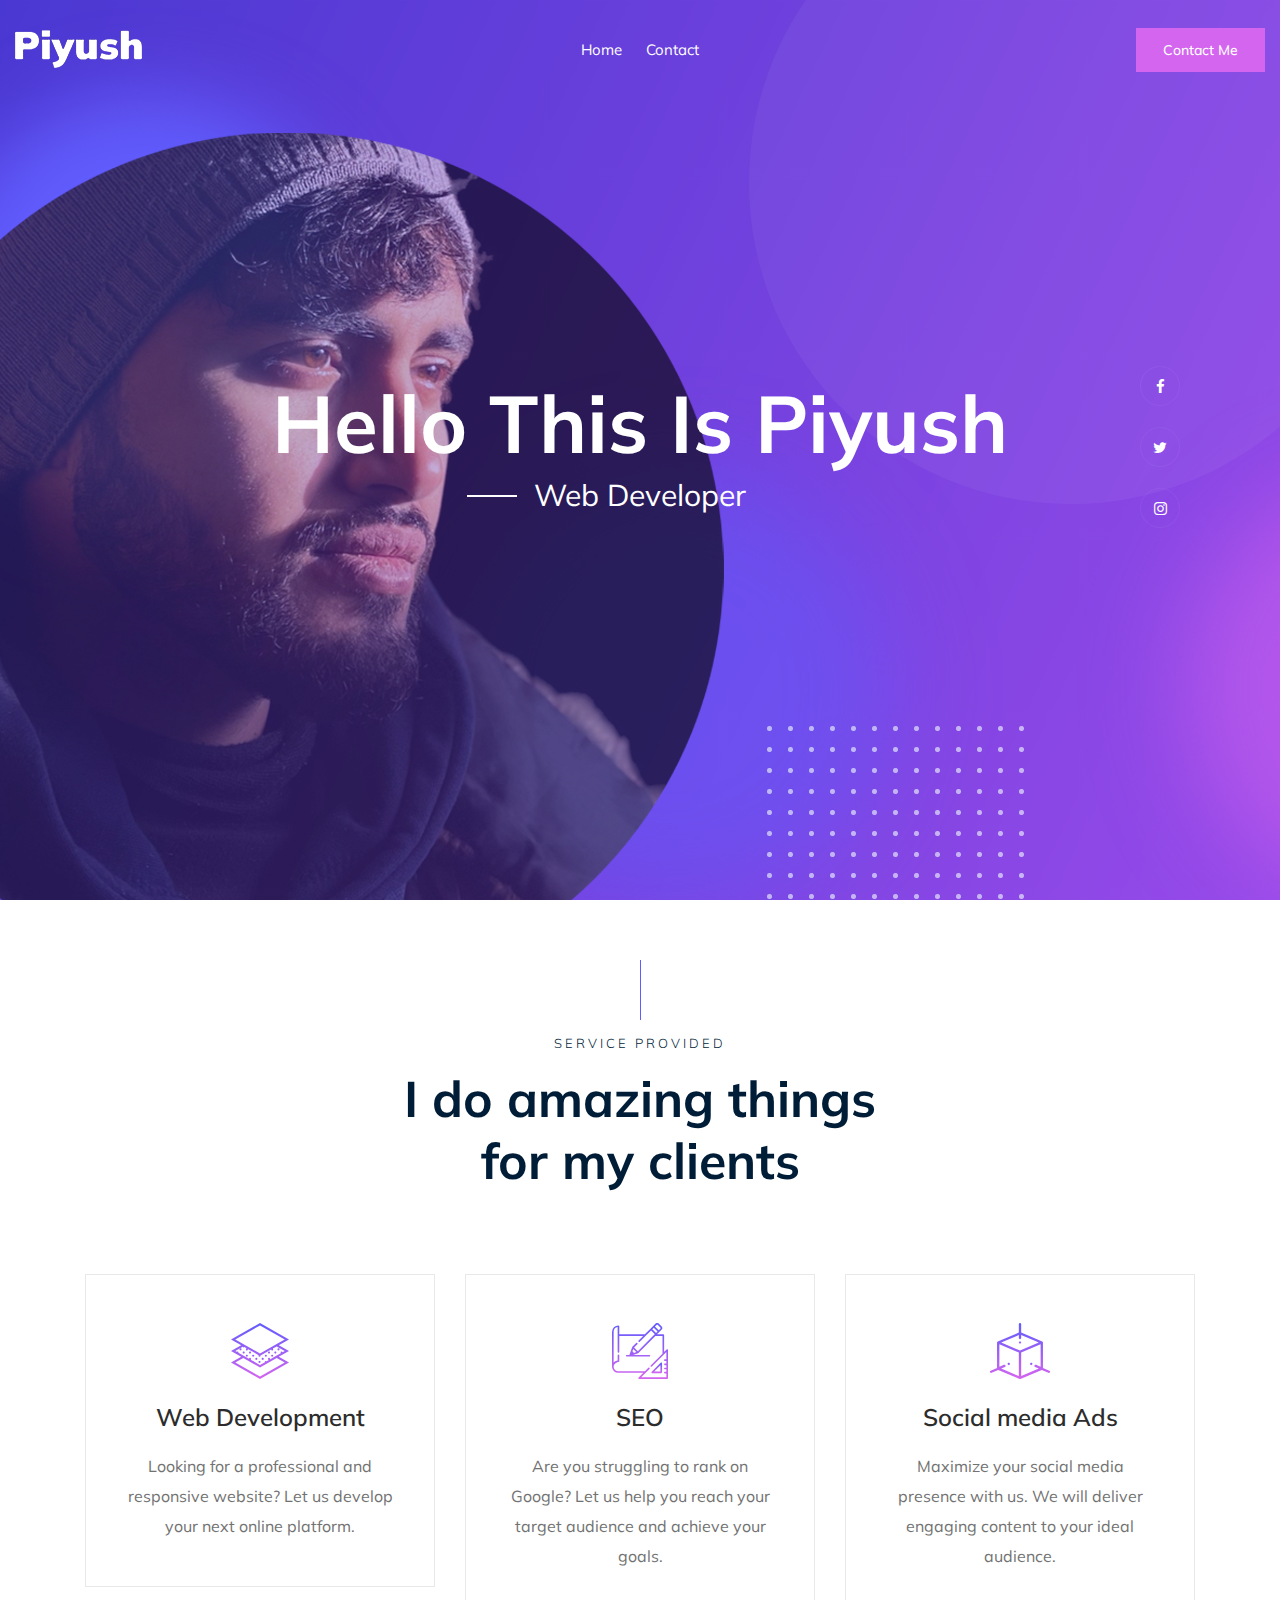
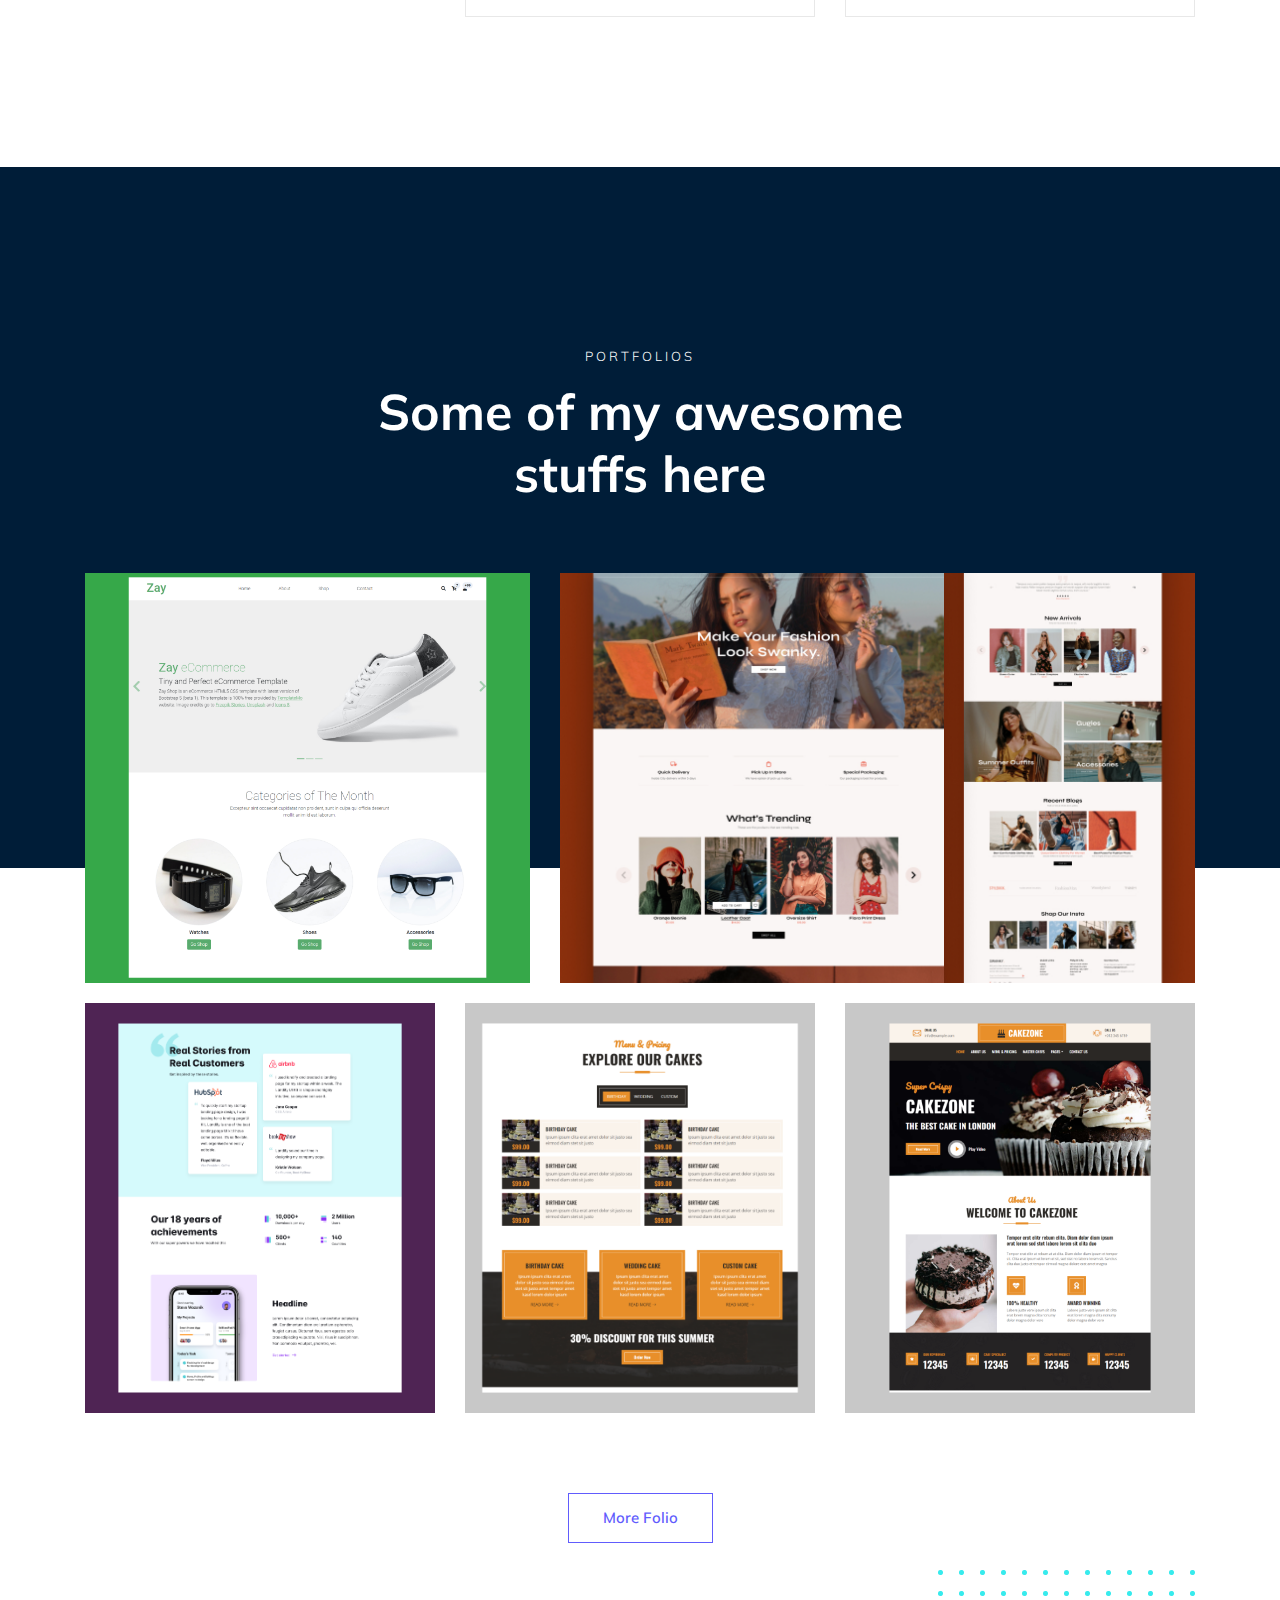
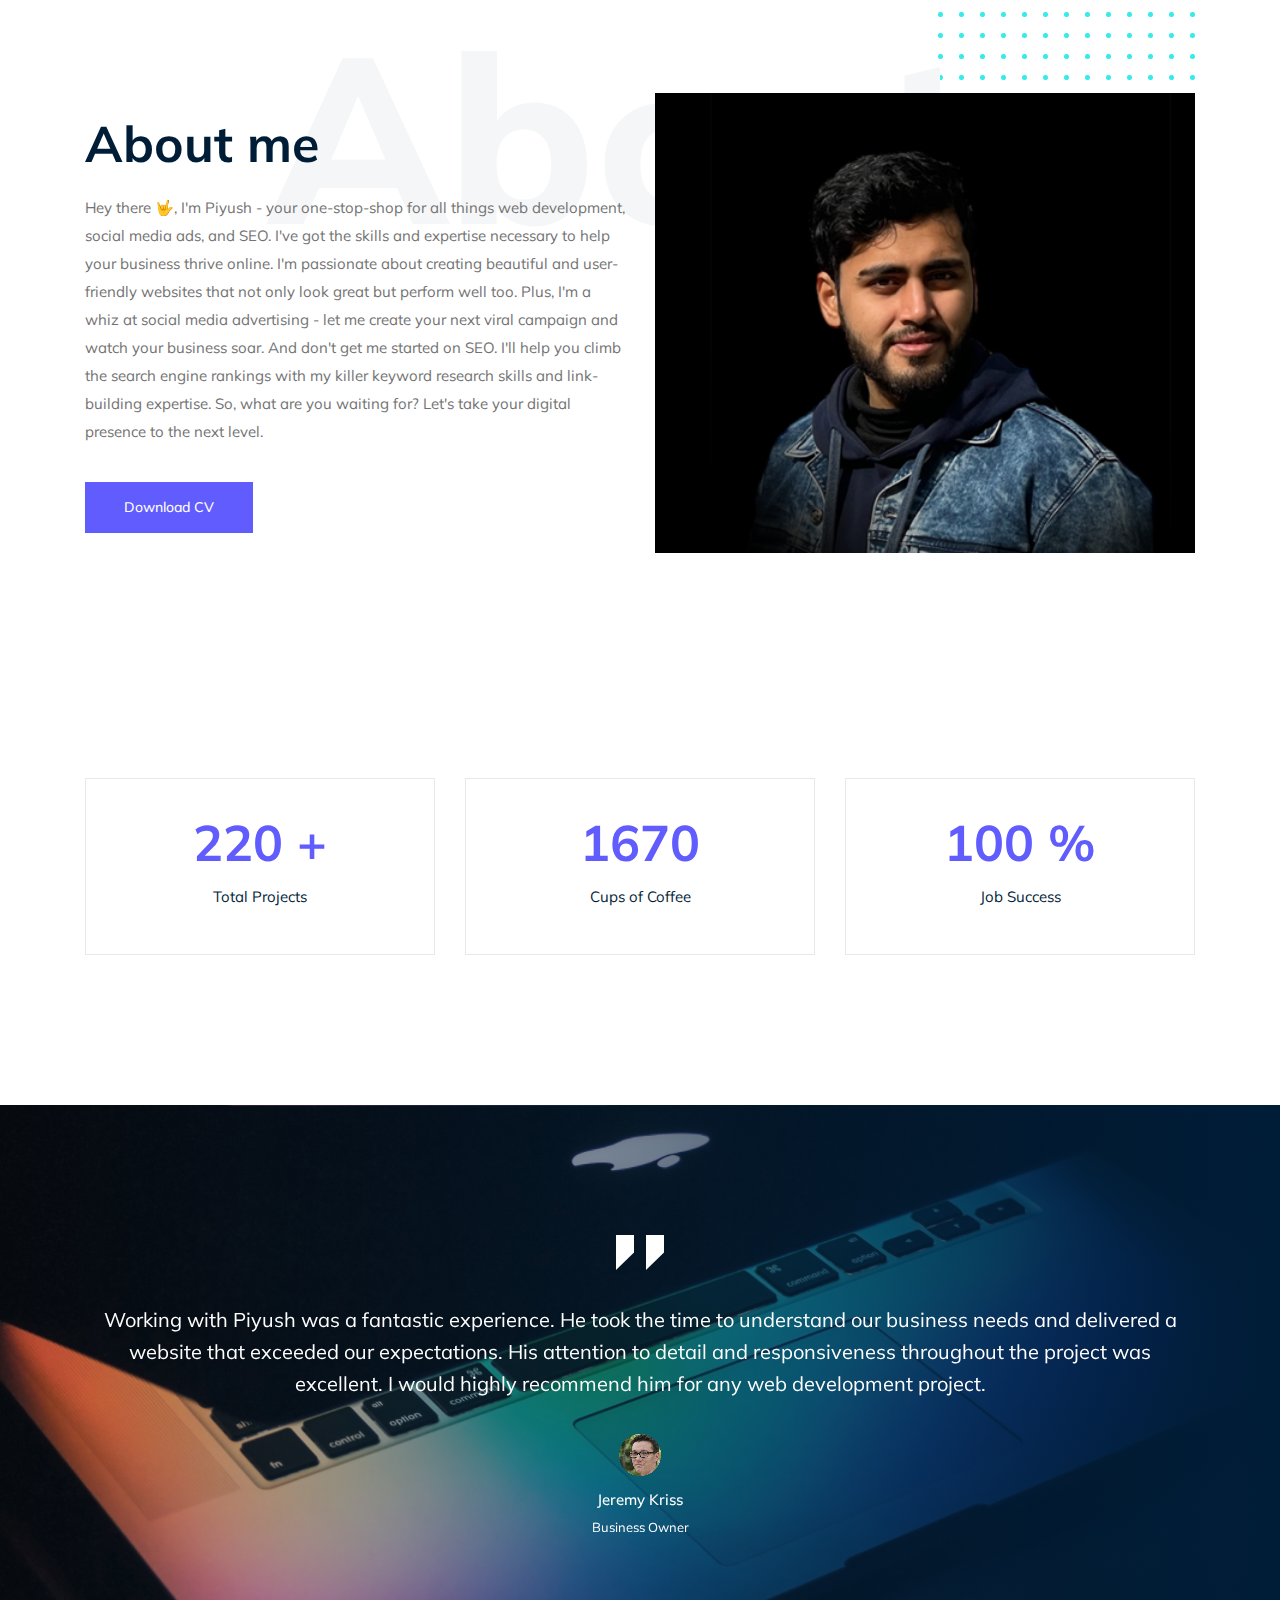
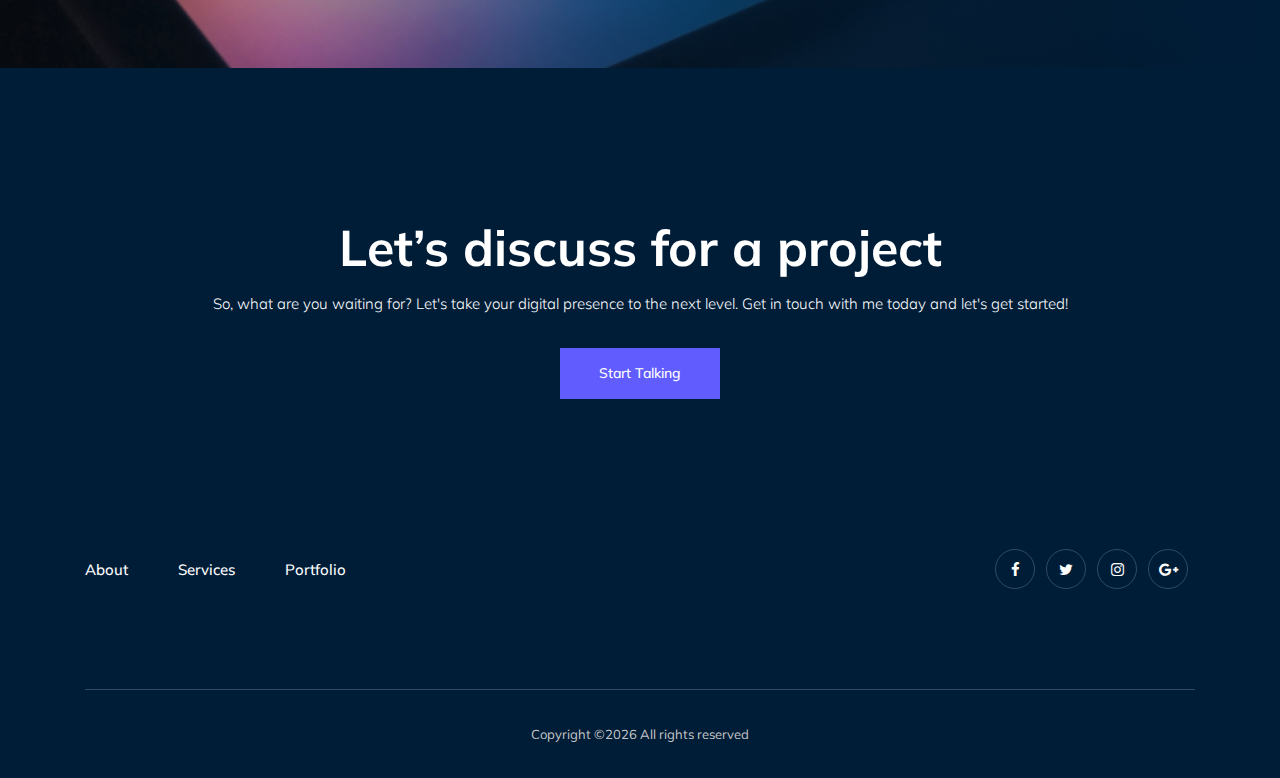
<file: index.html>
<!doctype html>
<html class="no-js" lang="zxx">

<head>
    <meta charset="utf-8">
    <meta http-equiv="x-ua-compatible" content="ie=edge">
    <title>Piyush</title>
    <meta name="description" content="">
    <meta name="viewport" content="width=device-width, initial-scale=1">

    <!-- <link rel="manifest" href="site.webmanifest"> -->
    <!-- Place favicon.ico in the root directory -->

    <!-- CSS here -->
    <link rel="stylesheet" href="css/bootstrap.min.css">
    <link rel="stylesheet" href="css/owl.carousel.min.css">
    <link rel="stylesheet" href="css/magnific-popup.css">
    <link rel="stylesheet" href="css/font-awesome.min.css">
    <link rel="stylesheet" href="css/themify-icons.css">
    <link rel="stylesheet" href="css/nice-select.css">
    <link rel="stylesheet" href="css/flaticon.css">
    <link rel="stylesheet" href="css/gijgo.css">
    <link rel="stylesheet" href="css/animate.min.css">
    <link rel="stylesheet" href="css/slick.css">
    <link rel="stylesheet" href="css/slicknav.css">
    <link rel="stylesheet" href="css/style.css">
    <!-- <link rel="stylesheet" href="css/responsive.css"> -->
</head>

<body>
    <!--[if lte IE 9]>
            <p class="browserupgrade">You are using an <strong>outdated</strong> browser. Please <a href="https://browsehappy.com/">upgrade your browser</a> to improve your experience and security.</p>
        <![endif]-->

    <!-- header-start -->
    <header>
        <div class="header-area ">
            <div id="sticky-header" class="main-header-area">
                <div class="container-fluid">
                    <div class="row align-items-center">
                        <div class="col-xl-3 col-lg-2">
                            <div class="logo">
                                <a href="index.html">
                                    <img src="img/logo.png" alt="">
                                </a>
                            </div>
                        </div>
                        <div class="col-xl-6 col-lg-7">
                            <div class="main-menu  d-none d-lg-block">
                                <nav>
                                    <ul id="navigation">
                                        <li><a class="active" href="index.html">home</a></li>
                                        <!-- <li><a href="about.html">About</a></li>
                                        <li><a href="services.html">Services</a></li>
                                        <li><a href="#">blog <i class="ti-angle-down"></i></a>
                                            <ul class="submenu">
                                                <li><a href="blog.html">blog</a></li>
                                                <li><a href="single-blog.html">single-blog</a></li>
                                            </ul>
                                        </li>
                                        <li><a href="#">pages <i class="ti-angle-down"></i></a>
                                            <ul class="submenu">
                                                 <li><a href="portfolio.html">Portfolio</a></li>
                                                 <li><a href="elements.html">elements</a></li>
                                            </ul>
                                        </li> -->
                                        <li><a href="contact.html">Contact</a></li>
                                    </ul>
                                </nav>
                            </div>
                        </div>
                        <div class="col-xl-3 col-lg-3 d-none d-lg-block">
                            <div class="Appointment">
                                <div class="book_btn d-none d-lg-block">
                                    <a  href="#">Contact Me</a>
                                </div>
                            </div>
                        </div>
                        <div class="col-12">
                            <div class="mobile_menu d-block d-lg-none"></div>
                        </div>
                    </div>

                </div>
            </div>
        </div>
    </header>
    <!-- header-end -->

    <!-- slider_area_start -->
    <div class="slider_area">
        <div class="single_slider  d-flex align-items-center slider_bg_1">
            <div class="shap_pattern d-none d-lg-block">
                <img src="img/about/grid.png" alt="">
            </div>
            <div class="social_links">
                <ul>
                    <li><a href="#"> <i class="fa fa-facebook"></i> </a></li>
                    <li><a href="#"> <i class="fa fa-twitter"></i> </a></li>
                    <li><a href="#"> <i class="fa fa-instagram"></i> </a></li>
                </ul>
            </div>
            <div class="container">
                <div class="row align-items-center">
                    <div class="col-xl-12">
                        <div class="slider_text text-center">
                            <h3>
                                Hello This is Piyush
                            </h3>
                            <span>Web Developer</span>
                        </div>
                    </div>
                </div>
            </div>
        </div>
    </div>
    <!-- slider_area_end -->

    <!-- service_area  -->
    <div class="service_area">
        <div class="container">
            <div class="row">
                <div class="col-xl-12">
                    <div class="section_title text-center mb-65">
                        <span>Service Provided</span>
                        <h3>I do amazing things  <br>
                                for my clients</h3>
                    </div>
                </div>
            </div>
            <div class="row">
                <div class="col-xl-4 col-md-4">
                    <div class="single_service text-center">
                        <div class="icon">
                            <img src="img/svg_icon/1.svg" alt="">
                        </div>
                        <h3>Web Development</h3>
                        <p>Looking for a professional and responsive website? Let us develop your next online platform.</p>
                    </div>
                </div>
                <div class="col-xl-4 col-md-4">
                    <div class="single_service text-center">
                        <div class="icon">
                            <img src="img/svg_icon/2.svg" alt="">
                        </div>
                        <h3>SEO</h3>
                        <p>Are you struggling to rank on Google? Let us help you reach your target audience and achieve your goals.</p>
                    </div>
                </div>
                <div class="col-xl-4 col-md-4">
                    <div class="single_service text-center">
                        <div class="icon">
                            <img src="img/svg_icon/3.svg" alt="">
                        </div>
                        <h3>Social media Ads</h3>
                        <p>Maximize your social media presence with us. We will deliver engaging content to your ideal audience.</p>
                    </div>
                </div>
            </div>
        </div>
    </div>
    <!--/ service_area  -->

    <!-- portfolio_area -->
    <div class="portfolio_area portfolio_bg_1">
        <div class="container">
            <div class="row">
                <div class="col-xl-12">
                    <div class="section_title white_text text-center">
                        <span>Portfolios</span>
                        <h3>Some of my awesome <br>
                                stuffs here</h3>
                    </div>
                </div>
            </div>
        </div>
    </div>
    <!--/ portfolio_area -->

    <!-- portfolio_image_area  -->
    <div class="portfolio_image_area">
        <div class="container">
            <div class="row">
                <div class="col-xl-5 col-md-5">
                    <div class="single_Portfolio">
                        <div class="portfolio_thumb">
                            <img src="img/portfolio/11.png" alt="">
                        </div>
                        <a href="img/portfolio/11.png" class="popup popup-image"></a>
                        <div class="portfolio_hover">
                            <div class="title">
                                    <h3>Product Design</h3>
                            </div>
                        </div>
                    </div>
                </div>
                <div class="col-xl-7 col-md-7">
                    <div class="single_Portfolio">
                        <div class="portfolio_thumb">
                            <img src="img/portfolio/22.jpg" alt="">
                        </div>
                        <a href="img/portfolio/22.jpg" class="popup popup-image"></a>
                        <div class="portfolio_hover">
                            <div class="title">
                                    <h3>Product Design</h3>
                            </div>
                        </div>
                    </div>
                </div>
                <div class="col-xl-4 col-md-6 col-lg-4">
                    <div class="single_Portfolio">
                        <div class="portfolio_thumb">
                            <img src="img/portfolio/33.png" alt="">
                        </div>
                        <a href="img/portfolio/33.png" class="popup popup-image"></a>
                        <div class="portfolio_hover">
                            <div class="title">
                                    <h3>Product Design</h3>
                            </div>
                        </div>
                    </div>
                </div>
                <div class="col-xl-4 col-md-6 col-lg-4">
                    <div class="single_Portfolio">
                        <div class="portfolio_thumb">
                            <img src="img/portfolio/44.png" alt="">
                        </div>
                        <a href="img/portfolio/44.png" class="popup popup-image"></a>
                        <div class="portfolio_hover">
                            <div class="title">
                                    <h3>Product Design</h3>
                            </div>
                        </div>
                    </div>
                </div>
                <div class="col-xl-4 col-md-12 col-lg-4">
                    <div class="single_Portfolio">
                        <div class="portfolio_thumb">
                            <img src="img/portfolio/55.png" alt="">
                        </div>
                        <a href="img/portfolio/55.png" class="popup popup-image"></a>
                        <div class="portfolio_hover">
                            <div class="title">
                                    <h3>Product Design</h3>
                            </div>
                        </div>
                    </div>
                </div>
            </div>
            <div class="row">
                <div class="col-xl-12">
                    <div class="more_portfolio text-center">
                        <a class="line_btn" href="#">More Folio</a>
                    </div>
                </div>
            </div>
        </div>
    </div>
    <!--/ portfolio_image_area  -->

    <!-- about_me  -->
    <div class="about_me">
        <div class="about_large_title d-none d-lg-block">
                About
        </div>
        <div class="container">
            <div class="row align-items-center">
                <div class="col-xl-6 col-md-6">
                    <div class="about_e_details">
                        <h3>About me</h3>
                        <p>Hey there 🤟, I'm Piyush - your one-stop-shop for all things web development, social media ads, and SEO. I've got the skills and expertise necessary to help your business thrive online.

                            I'm passionate about creating beautiful and user-friendly websites that not only look great but perform well too. Plus, I'm a whiz at social media advertising - let me create your next viral campaign and watch your business soar.
                            
                            And don't get me started on SEO. I'll help you climb the search engine rankings with my killer keyword research skills and link-building expertise.
                            
                            So, what are you waiting for? Let's take your digital presence to the next level.</p>
                        <div class="download_cv">
                            <a class="boxed-btn3" href="#">Download CV</a>
                        </div>
                    </div>
                </div>
                <div class="col-xl-6 col-md-6">
                    <div class="about_img">
                        <div class="color_pattern d-none d-lg-block">
                            <img src="img/about/color_grid.png" alt="">
                        </div>
                        <div class="my_Pic">
                                <img src="img/about/about.png" alt="">
                        </div>
                    </div>
                </div>
            </div>
        </div>
    </div>
    <!--/ about_me  -->

    <div class="counter_area">
        <div class="container">
            <div class="row">
                <div class="col-xl-4 col-md-4">
                    <div class="single_counter text-center">
                        <h3>
                            <span class="counter" >220 </span><span>+</span>
                        </h3>
                        <p>Total Projects</p>
                    </div>
                </div>
                <div class="col-xl-4 col-md-4">
                    <div class="single_counter text-center">
                        <h3>
                            <span class="counter">1670 </span>
                        </h3>
                        <p>Cups of Coffee</p>
                    </div>
                </div>
                <div class="col-xl-4 col-md-4">
                    <div class="single_counter text-center">
                        <h3>
                            <span class="counter" >100 </span> <span>%</span>
                        </h3>
                        <p>Job Success</p>
                    </div>
                </div>
            </div>
        </div>
    </div>
    <!-- testimonial_area  -->
    <div class="testimonial_area ">
            <div class="container">
                <div class="row">
                    <div class="col-xl-12">
                        <div class="testmonial_active owl-carousel">
                            <div class="single_carousel">
                                    <div class="single_testmonial text-center">
                                            <div class="quote">
                                                <img src="img/testmonial/quote.svg" alt="">
                                            </div>
                                            <p>Working with Piyush was a fantastic experience. He took the time to <br/>
                                                    understand our business needs and delivered a website that exceeded our expectations. <br/> 
                                                    His attention to detail and responsiveness throughout the project was excellent. <br/>
                                                    I would highly recommend him for any web development project.</p>
                                            <div class="testmonial_author">
                                                <div class="thumb">
                                                        <img src="img/testmonial/thumb2.png" alt="">
                                                </div>
                                                <h3>Jeremy Kriss</h3>
                                                <span>Business Owner</span>
                                            </div>
                                        </div>
                            </div>
                            <div class="single_carousel">
                                    <div class="single_testmonial text-center">
                                            <div class="quote">
                                                <img src="img/testmonial/quote.svg" alt="">
                                            </div>
                                            <p>I was struggling to improve my website's search engine rankings until <br/>
                                                    I hired Piyush. He conducted a thorough analysis of my website and developed a comprehensive <br/>
                                                    SEO strategy that resulted in a significant increase in traffic and leads. <br/>
                                                    Piyush is a true SEO expert and I would highly recommend his services.</p>
                                            <div class="testmonial_author">
                                                <div class="thumb">
                                                        <img src="img/testmonial/thumb.png" alt="">
                                                </div>
                                                <h3>Sarah Thomson</h3>
                                                <span>E-commerce Business Owner</span>
                                            </div>
                                        </div>
                            </div>
                            <div class="single_carousel">
                                    <div class="single_testmonial text-center">
                                            <div class="quote">
                                                <img src="img/testmonial/quote.svg" alt="">
                                            </div>
                                            <p>We needed to improve our social media presence and drive more traffic to our website,<br/>
                                                    so we hired Piyush to manage our social media ads. He was able to create highly targeted ads that <br/>
                                                    generated a significant increase in engagement and conversions. Piyush is a true <br/> 
                                                    professional and a pleasure to work with.</p>
                                            <div class="testmonial_author">
                                                <div class="thumb">
                                                        <img src="img/testmonial/thumb3.png" alt="">
                                                </div>
                                                <h3>Rohit Saket</h3>
                                                <span>Marketing Manager</span>
                                            </div>
                                        </div>
                            </div>
                            <div class="single_carousel">
                                    <div class="single_testmonial text-center">
                                            <div class="quote">
                                                <img src="img/testmonial/quote.svg" alt="">
                                            </div>
                                            <p>Our company needed a new landing page for a product launch, and Piyush delivered a stunning<br/>
                                                    design that captured our brand perfectly. He also optimized the page for conversions, resulting in a <br/>
                                                    significant increase in sign-ups and sales. Piyush is a talented designer and a great communicator, <br/>
                                                    and I would highly recommend his services.</p>
                                            <div class="testmonial_author">
                                                <div class="thumb">
                                                        <img src="img/testmonial/thumb4.png" alt="">
                                                </div>
                                                <h3>Emily</h3>
                                                <span>Product Manager</span>
                                            </div>
                                        </div>
                            </div>
                        </div>
                    </div>
                </div>
            </div>
        </div>
        <!-- /testimonial_area  -->
    
    <div class="discuss_projects">
        <div class="container">
            <div class="row">
                <div class="col-xl-12">
                    <div class="project_text text-center">
                        <h3>Let’s discuss for a project</h3>
                        <p>So, what are you waiting for? Let's take your digital presence to the next level. Get in touch with me today and let's get started!</p>
                        <a class="boxed-btn3" href="contact.html">Start Talking</a>
                    </div>
                </div>
            </div>
        </div>
    </div>

    <!-- footer start -->
    <footer class="footer">
        <div class="footer_top">
            <div class="container">
                <div class="row align-items-center">
                    <div class="col-xl-6 col-md-6">
                        <div class="menu_links">
                            <ul>
                                <li><a href="#">About</a></li>
                                <li><a href="#">Services</a></li>
                                <li><a href="#">Portfolio</a></li>
                            </ul>
                        </div>
                    </div>
                    <div class="col-xl-6 col-md-6">
                        <div class="socail_links">
                            <ul>
                                <li><a href="#"> <i class="fa fa-facebook"></i> </a></li>
                                <li><a href="#"> <i class="fa fa-twitter"></i> </a></li>
                                <li><a href="#"> <i class="fa fa-instagram"></i> </a></li>
                                <li><a href="#"> <i class="fa fa-google-plus"></i> </a></li>
                            </ul>
                        </div>
                    </div>
                </div>
            </div>
        </div>
        <div class="copy-right_text">
            <div class="container">
                <div class="footer_border"></div>
                <div class="row">
                    <div class="col-xl-12">
                        <p class="copy_right text-center">
                            <!-- Link back to Colorlib can't be removed. Template is licensed under CC BY 3.0. -->
Copyright &copy;<script>document.write(new Date().getFullYear());</script> All rights reserved 
<!-- Link back to Colorlib can't be removed. Template is licensed under CC BY 3.0. -->
                        </p>
                    </div>
                </div>
            </div>
        </div>
    </footer>
    <!--/ footer end  -->

    <!-- JS here -->
    <script src="js/vendor/modernizr-3.5.0.min.js"></script>
    <script src="js/vendor/jquery-1.12.4.min.js"></script>
    <script src="js/popper.min.js"></script>
    <script src="js/bootstrap.min.js"></script>
    <script src="js/owl.carousel.min.js"></script>
    <script src="js/isotope.pkgd.min.js"></script>
    <script src="js/ajax-form.js"></script>
    <script src="js/waypoints.min.js"></script>
    <script src="js/jquery.counterup.min.js"></script>
    <script src="js/imagesloaded.pkgd.min.js"></script>
    <script src="js/scrollIt.js"></script>
    <script src="js/jquery.scrollUp.min.js"></script>
    <script src="js/wow.min.js"></script>
    <script src="js/nice-select.min.js"></script>
    <script src="js/jquery.slicknav.min.js"></script>
    <script src="js/jquery.magnific-popup.min.js"></script>
    <script src="js/plugins.js"></script>
    <script src="js/gijgo.min.js"></script>

    <!--contact js-->
    <script src="js/contact.js"></script>
    <script src="js/jquery.ajaxchimp.min.js"></script>
    <script src="js/jquery.form.js"></script>
    <script src="js/jquery.validate.min.js"></script>
    <script src="js/mail-script.js"></script>

    <script src="js/main.js"></script>
    <script src="//code.tidio.co/znnxgeauvehmbm45s0vqmul8if05mh63.js" async></script>
</body>

</html>
</file>
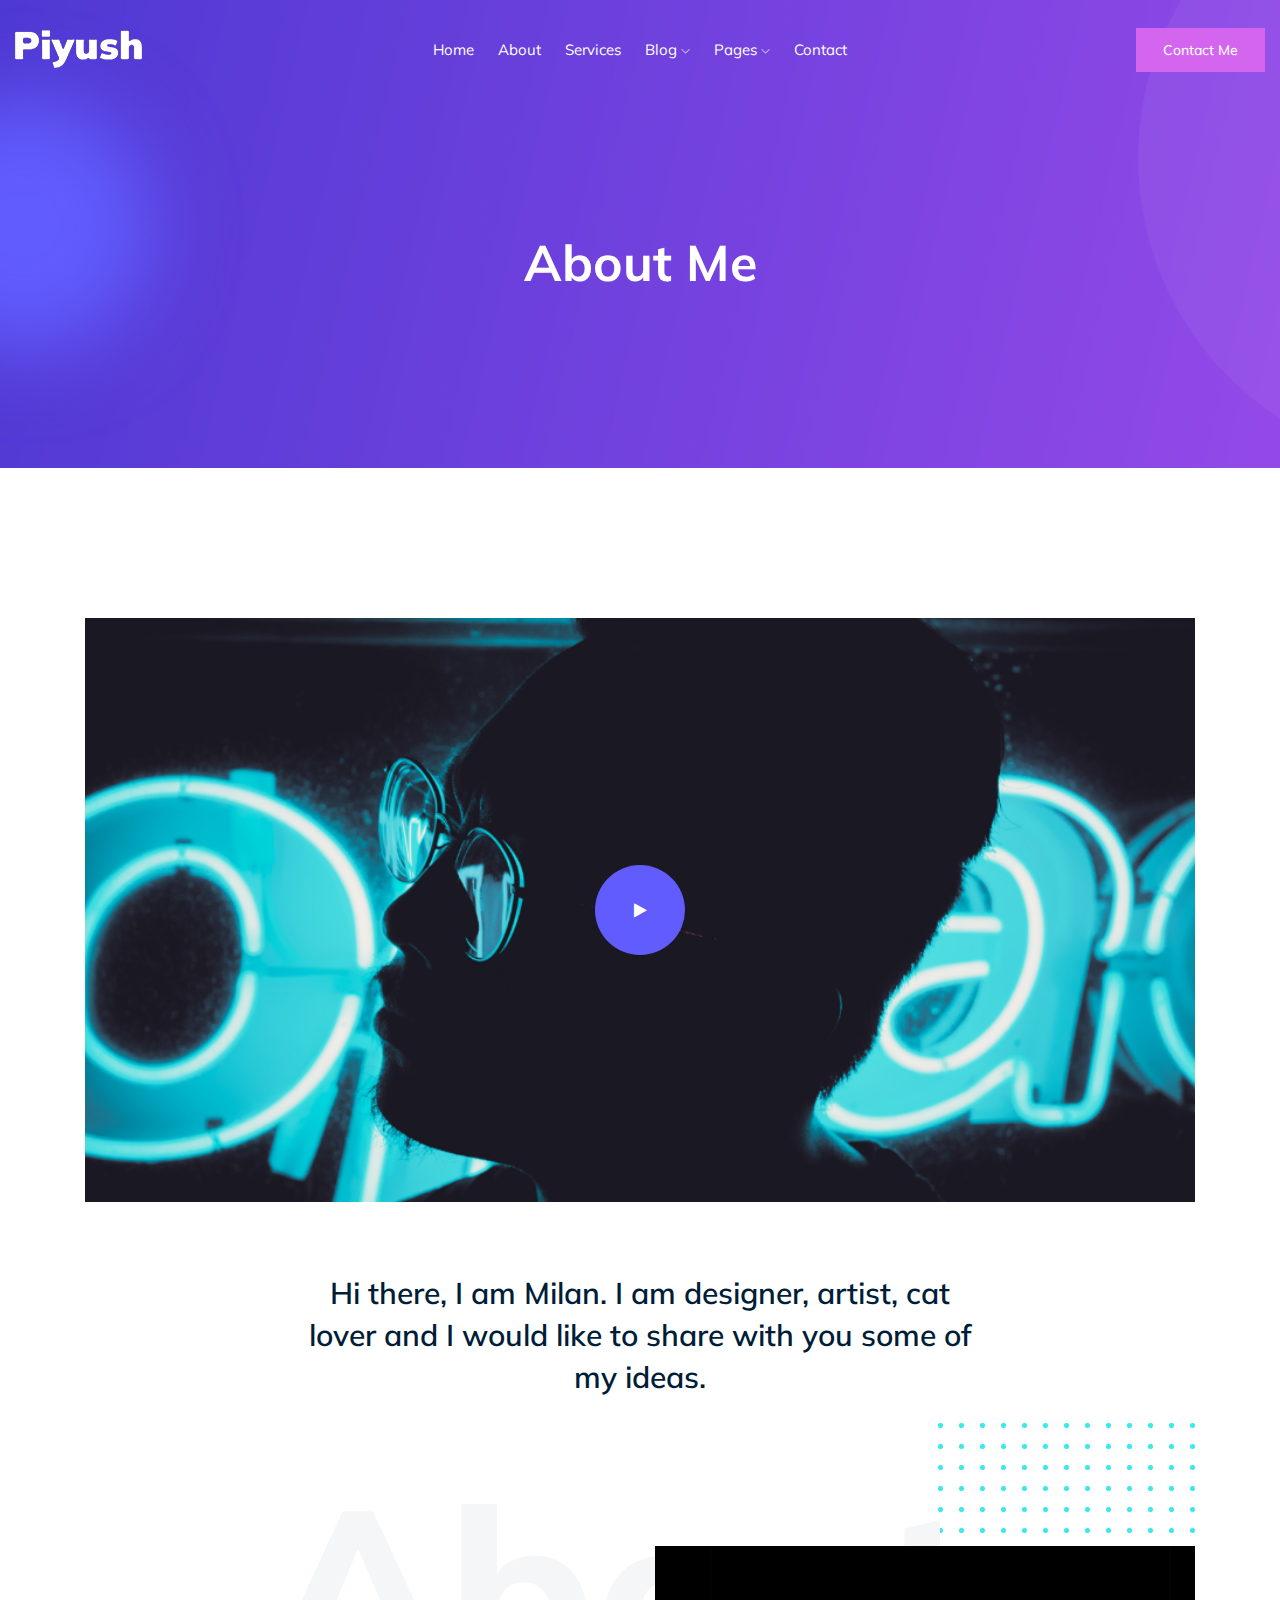
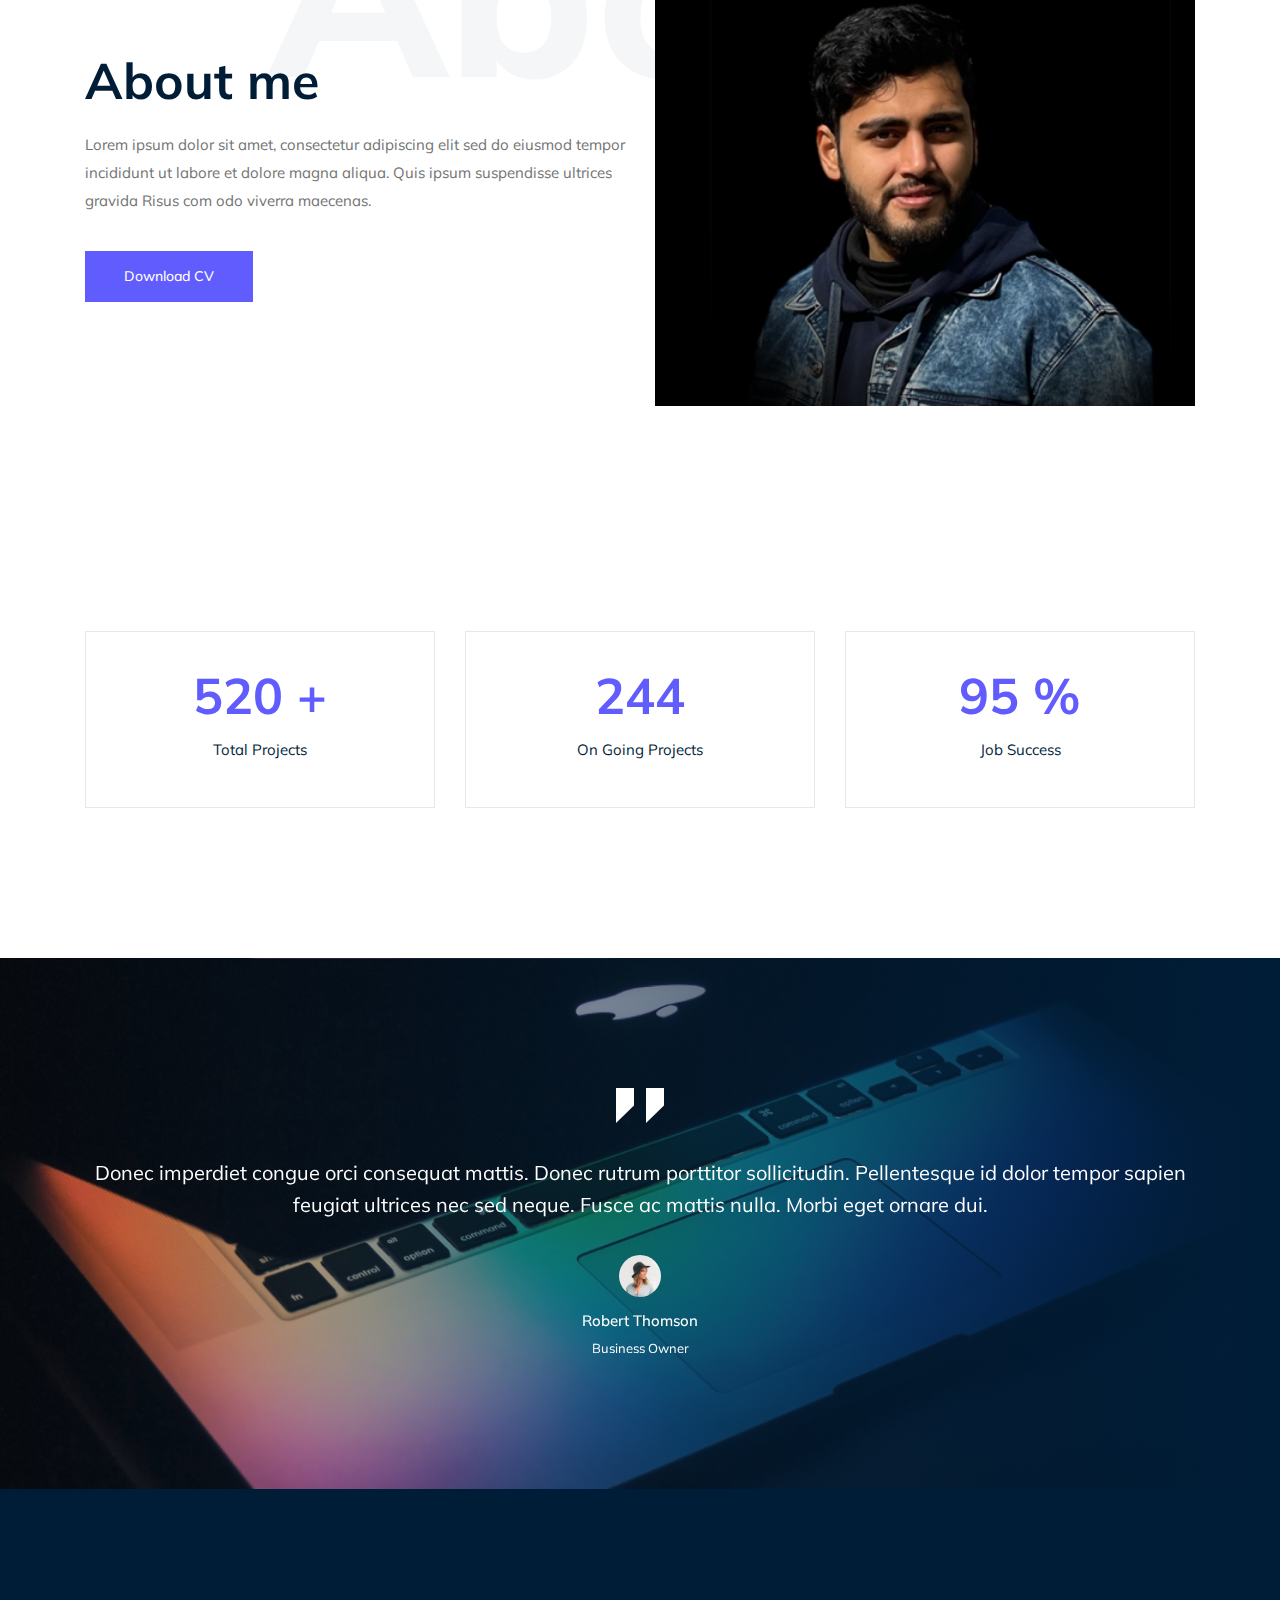
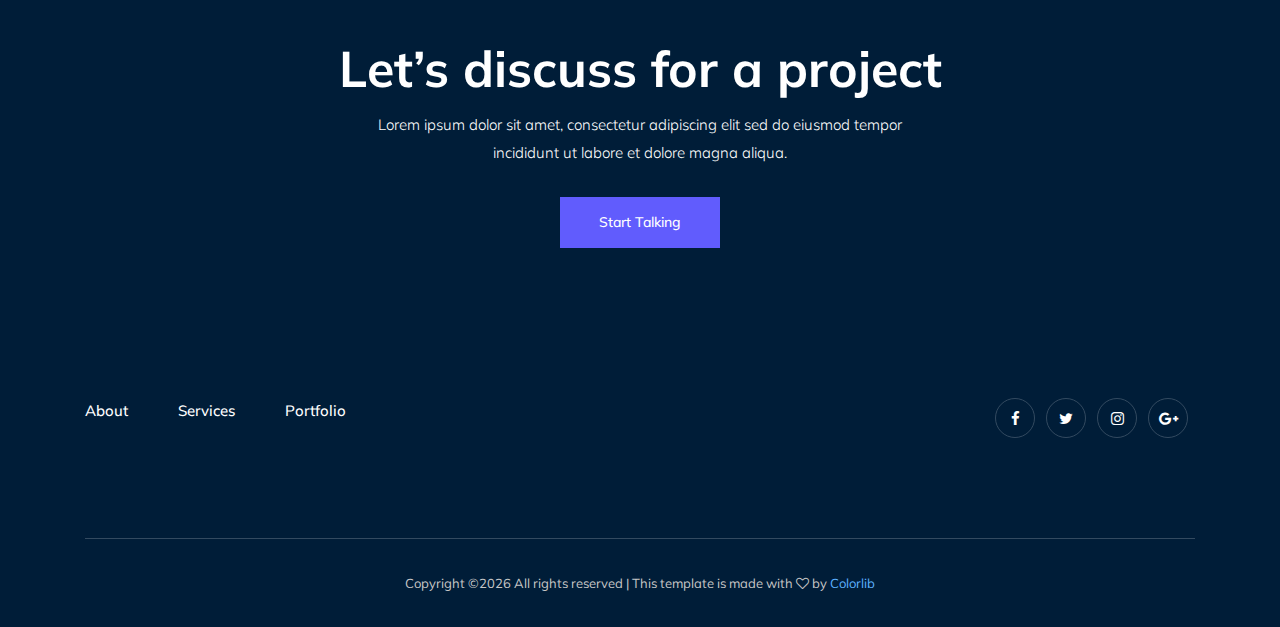
<file: about.html>
<!doctype html>
<html class="no-js" lang="zxx">

<head>
    <meta charset="utf-8">
    <meta http-equiv="x-ua-compatible" content="ie=edge">
    <title>Melan</title>
    <meta name="description" content="">
    <meta name="viewport" content="width=device-width, initial-scale=1">

    <!-- <link rel="manifest" href="site.webmanifest"> -->
    <!-- Place favicon.ico in the root directory -->

    <!-- CSS here -->
    <link rel="stylesheet" href="css/bootstrap.min.css">
    <link rel="stylesheet" href="css/owl.carousel.min.css">
    <link rel="stylesheet" href="css/magnific-popup.css">
    <link rel="stylesheet" href="css/font-awesome.min.css">
    <link rel="stylesheet" href="css/themify-icons.css">
    <link rel="stylesheet" href="css/nice-select.css">
    <link rel="stylesheet" href="css/flaticon.css">
    <link rel="stylesheet" href="css/gijgo.css">
    <link rel="stylesheet" href="css/animate.min.css">
    <link rel="stylesheet" href="css/slick.css">
    <link rel="stylesheet" href="css/slicknav.css">
    <link rel="stylesheet" href="css/style.css">
    <!-- <link rel="stylesheet" href="css/responsive.css"> -->
</head>

<body>
    <!--[if lte IE 9]>
            <p class="browserupgrade">You are using an <strong>outdated</strong> browser. Please <a href="https://browsehappy.com/">upgrade your browser</a> to improve your experience and security.</p>
        <![endif]-->

    <!-- header-start -->
    <header>
        <div class="header-area ">
            <div id="sticky-header" class="main-header-area">
                <div class="container-fluid">
                    <div class="row align-items-center">
                        <div class="col-xl-3 col-lg-2">
                            <div class="logo">
                                <a href="index.html">
                                    <img src="img/logo.png" alt="">
                                </a>
                            </div>
                        </div>
                        <div class="col-xl-6 col-lg-7">
                            <div class="main-menu  d-none d-lg-block">
                                <nav>
                                    <ul id="navigation">
                                        <li><a class="active" href="index.html">home</a></li>
                                        <li><a href="about.html">About</a></li>
                                        <li><a href="services.html">Services</a></li>
                                        <li><a href="#">blog <i class="ti-angle-down"></i></a>
                                            <ul class="submenu">
                                                <li><a href="blog.html">blog</a></li>
                                                <li><a href="single-blog.html">single-blog</a></li>
                                            </ul>
                                        </li>
                                        <li><a href="#">pages <i class="ti-angle-down"></i></a>
                                            <ul class="submenu">
                                                 <li><a href="elements.html">elements</a></li>
                                            </ul>
                                        </li>
                                        <li><a href="contact.html">Contact</a></li>
                                    </ul>
                                </nav>
                            </div>
                        </div>
                        <div class="col-xl-3 col-lg-3 d-none d-lg-block">
                            <div class="Appointment">
                                <div class="book_btn d-none d-lg-block">
                                    <a  href="#">Contact Me</a>
                                </div>
                            </div>
                        </div>
                        <div class="col-12">
                            <div class="mobile_menu d-block d-lg-none"></div>
                        </div>
                    </div>

                </div>
            </div>
        </div>
    </header>
    <!-- header-end -->

    <!-- bradcam_area  -->
    <div class="bradcam_area bradcam_bg_1">
        <div class="container">
            <div class="row">
                <div class="col-xl-12">
                    <div class="bradcam_text text-center">
                        <h3>About Me</h3>
                    </div>
                </div>
            </div>
        </div>
    </div>
    <!-- /bradcam_area  -->

    <div class="video_area">
        <div class="container">
            <div class="row">
                <div class="col-xl-12">
                    <div class="video_wrap">
                        <div class="thumb">
                            <img src="img/video/video_bg.png" alt="">
                            <div class="video_icon">
                                <a class="popup-video" href="https://www.youtube.com/watch?v=1Prw90PRiJE"> <i class="fa fa-play"></i> </a>
                            </div>
                        </div>
                        <div class="video_text text-center">
                            <p>Hi there, I am Milan. I am designer, artist, cat  <br>
                                lover and I would like to share with you some of <br> 
                                my ideas.</p>
                        </div>
                    </div>
                </div>
            </div>
        </div>
    </div>


    <!-- about_me  -->
    <div class="about_me">
        <div class="about_large_title d-none d-lg-block">
                About
        </div>
        <div class="container">
            <div class="row align-items-center">
                <div class="col-xl-6 col-md-6">
                    <div class="about_e_details">
                        <h3>About me</h3>
                        <p>Lorem ipsum dolor sit amet, consectetur adipiscing elit sed do eiusmod tempor incididunt ut labore et dolore magna aliqua. Quis ipsum suspendisse ultrices gravida Risus com odo viverra maecenas.</p>
                        <div class="download_cv">
                            <a class="boxed-btn3" href="#">Download CV</a>
                        </div>
                    </div>
                </div>
                <div class="col-xl-6 col-md-6">
                    <div class="about_img">
                        <div class="color_pattern d-none d-lg-block">
                            <img src="img/about/color_grid.png" alt="">
                        </div>
                        <div class="my_Pic">
                                <img src="img/about/about.png" alt="">
                        </div>
                    </div>
                </div>
            </div>
        </div>
    </div>
    <!--/ about_me  -->

    <div class="counter_area">
        <div class="container">
            <div class="row">
                <div class="col-xl-4 col-md-4">
                    <div class="single_counter text-center">
                        <h3>
                            <span class="counter" >520 </span><span>+</span>
                        </h3>
                        <p>Total Projects</p>
                    </div>
                </div>
                <div class="col-xl-4 col-md-4">
                    <div class="single_counter text-center">
                        <h3>
                            <span class="counter">244 </span>
                        </h3>
                        <p>On Going Projects</p>
                    </div>
                </div>
                <div class="col-xl-4 col-md-4">
                    <div class="single_counter text-center">
                        <h3>
                            <span class="counter">95 </span> <span>%</span>
                        </h3>
                        <p>Job Success</p>
                    </div>
                </div>
            </div>
        </div>
    </div>
    <!-- testimonial_area  -->
    <div class="testimonial_area ">
            <div class="container">
                <div class="row">
                    <div class="col-xl-12">
                        <div class="testmonial_active owl-carousel">
                            <div class="single_carousel">
                                    <div class="single_testmonial text-center">
                                            <div class="quote">
                                                <img src="img/testmonial/quote.svg" alt="">
                                            </div>
                                            <p>Donec imperdiet congue orci consequat mattis. Donec rutrum porttitor <br> 
                                                    sollicitudin. Pellentesque id dolor tempor sapien feugiat ultrices nec sed neque.  <br>
                                                    Fusce ac mattis nulla. Morbi eget ornare dui. </p>
                                            <div class="testmonial_author">
                                                <div class="thumb">
                                                        <img src="img/testmonial/thumb.png" alt="">
                                                </div>
                                                <h3>Robert Thomson</h3>
                                                <span>Business Owner</span>
                                            </div>
                                        </div>
                            </div>
                            <div class="single_carousel">
                                    <div class="single_testmonial text-center">
                                            <div class="quote">
                                                <img src="img/testmonial/quote.svg" alt="">
                                            </div>
                                            <p>Donec imperdiet congue orci consequat mattis. Donec rutrum porttitor <br> 
                                                    sollicitudin. Pellentesque id dolor tempor sapien feugiat ultrices nec sed neque.  <br>
                                                    Fusce ac mattis nulla. Morbi eget ornare dui. </p>
                                            <div class="testmonial_author">
                                                <div class="thumb">
                                                        <img src="img/testmonial/thumb.png" alt="">
                                                </div>
                                                <h3>Robert Thomson</h3>
                                                <span>Business Owner</span>
                                            </div>
                                        </div>
                            </div>
                            <div class="single_carousel">
                                    <div class="single_testmonial text-center">
                                            <div class="quote">
                                                <img src="img/testmonial/quote.svg" alt="">
                                            </div>
                                            <p>Donec imperdiet congue orci consequat mattis. Donec rutrum porttitor <br> 
                                                    sollicitudin. Pellentesque id dolor tempor sapien feugiat ultrices nec sed neque.  <br>
                                                    Fusce ac mattis nulla. Morbi eget ornare dui. </p>
                                            <div class="testmonial_author">
                                                <div class="thumb">
                                                        <img src="img/testmonial/thumb.png" alt="">
                                                </div>
                                                <h3>Robert Thomson</h3>
                                                <span>Business Owner</span>
                                            </div>
                                        </div>
                            </div>
                        </div>
                    </div>
                </div>
            </div>
        </div>
        <!-- /testimonial_area  -->
    
    <div class="discuss_projects">
        <div class="container">
            <div class="row">
                <div class="col-xl-12">
                    <div class="project_text text-center">
                        <h3>Let’s discuss for a project</h3>
                        <p>Lorem ipsum dolor sit amet, consectetur adipiscing elit sed do eiusmod tempor <br> incididunt ut labore et dolore magna aliqua.</p>
                        <a class="boxed-btn3" href="#">Start Talking</a>
                    </div>
                </div>
            </div>
        </div>
    </div>

    <!-- footer start -->
    <footer class="footer">
        <div class="footer_top">
            <div class="container">
                <div class="row">
                    <div class="col-xl-6 col-md-6">
                        <div class="menu_links">
                            <ul>
                                <li><a href="#">About</a></li>
                                <li><a href="#">Services</a></li>
                                <li><a href="#">Portfolio</a></li>
                            </ul>
                        </div>
                    </div>
                    <div class="col-xl-6 col-md-6">
                        <div class="socail_links">
                            <ul>
                                <li><a href="#"> <i class="fa fa-facebook"></i> </a></li>
                                <li><a href="#"> <i class="fa fa-twitter"></i> </a></li>
                                <li><a href="#"> <i class="fa fa-instagram"></i> </a></li>
                                <li><a href="#"> <i class="fa fa-google-plus"></i> </a></li>
                            </ul>
                        </div>
                    </div>
                </div>
            </div>
        </div>
        <div class="copy-right_text">
            <div class="container">
                <div class="footer_border"></div>
                <div class="row">
                    <div class="col-xl-12">
                        <p class="copy_right text-center">
                            <!-- Link back to Colorlib can't be removed. Template is licensed under CC BY 3.0. -->
Copyright &copy;<script>document.write(new Date().getFullYear());</script> All rights reserved | This template is made with <i class="fa fa-heart-o" aria-hidden="true"></i> by <a href="https://colorlib.com" target="_blank">Colorlib</a>
<!-- Link back to Colorlib can't be removed. Template is licensed under CC BY 3.0. -->
                        </p>
                    </div>
                </div>
            </div>
        </div>
    </footer>
    <!--/ footer end  -->

    <!-- JS here -->
    <script src="js/vendor/modernizr-3.5.0.min.js"></script>
    <script src="js/vendor/jquery-1.12.4.min.js"></script>
    <script src="js/popper.min.js"></script>
    <script src="js/bootstrap.min.js"></script>
    <script src="js/owl.carousel.min.js"></script>
    <script src="js/isotope.pkgd.min.js"></script>
    <script src="js/ajax-form.js"></script>
    <script src="js/waypoints.min.js"></script>
    <script src="js/jquery.counterup.min.js"></script>
    <script src="js/imagesloaded.pkgd.min.js"></script>
    <script src="js/scrollIt.js"></script>
    <script src="js/jquery.scrollUp.min.js"></script>
    <script src="js/wow.min.js"></script>
    <script src="js/nice-select.min.js"></script>
    <script src="js/jquery.slicknav.min.js"></script>
    <script src="js/jquery.magnific-popup.min.js"></script>
    <script src="js/plugins.js"></script>
    <script src="js/gijgo.min.js"></script>

    <!--contact js-->
    <script src="js/contact.js"></script>
    <script src="js/jquery.ajaxchimp.min.js"></script>
    <script src="js/jquery.form.js"></script>
    <script src="js/jquery.validate.min.js"></script>
    <script src="js/mail-script.js"></script>

    <script src="js/main.js"></script>
</body>

</html>
</file>
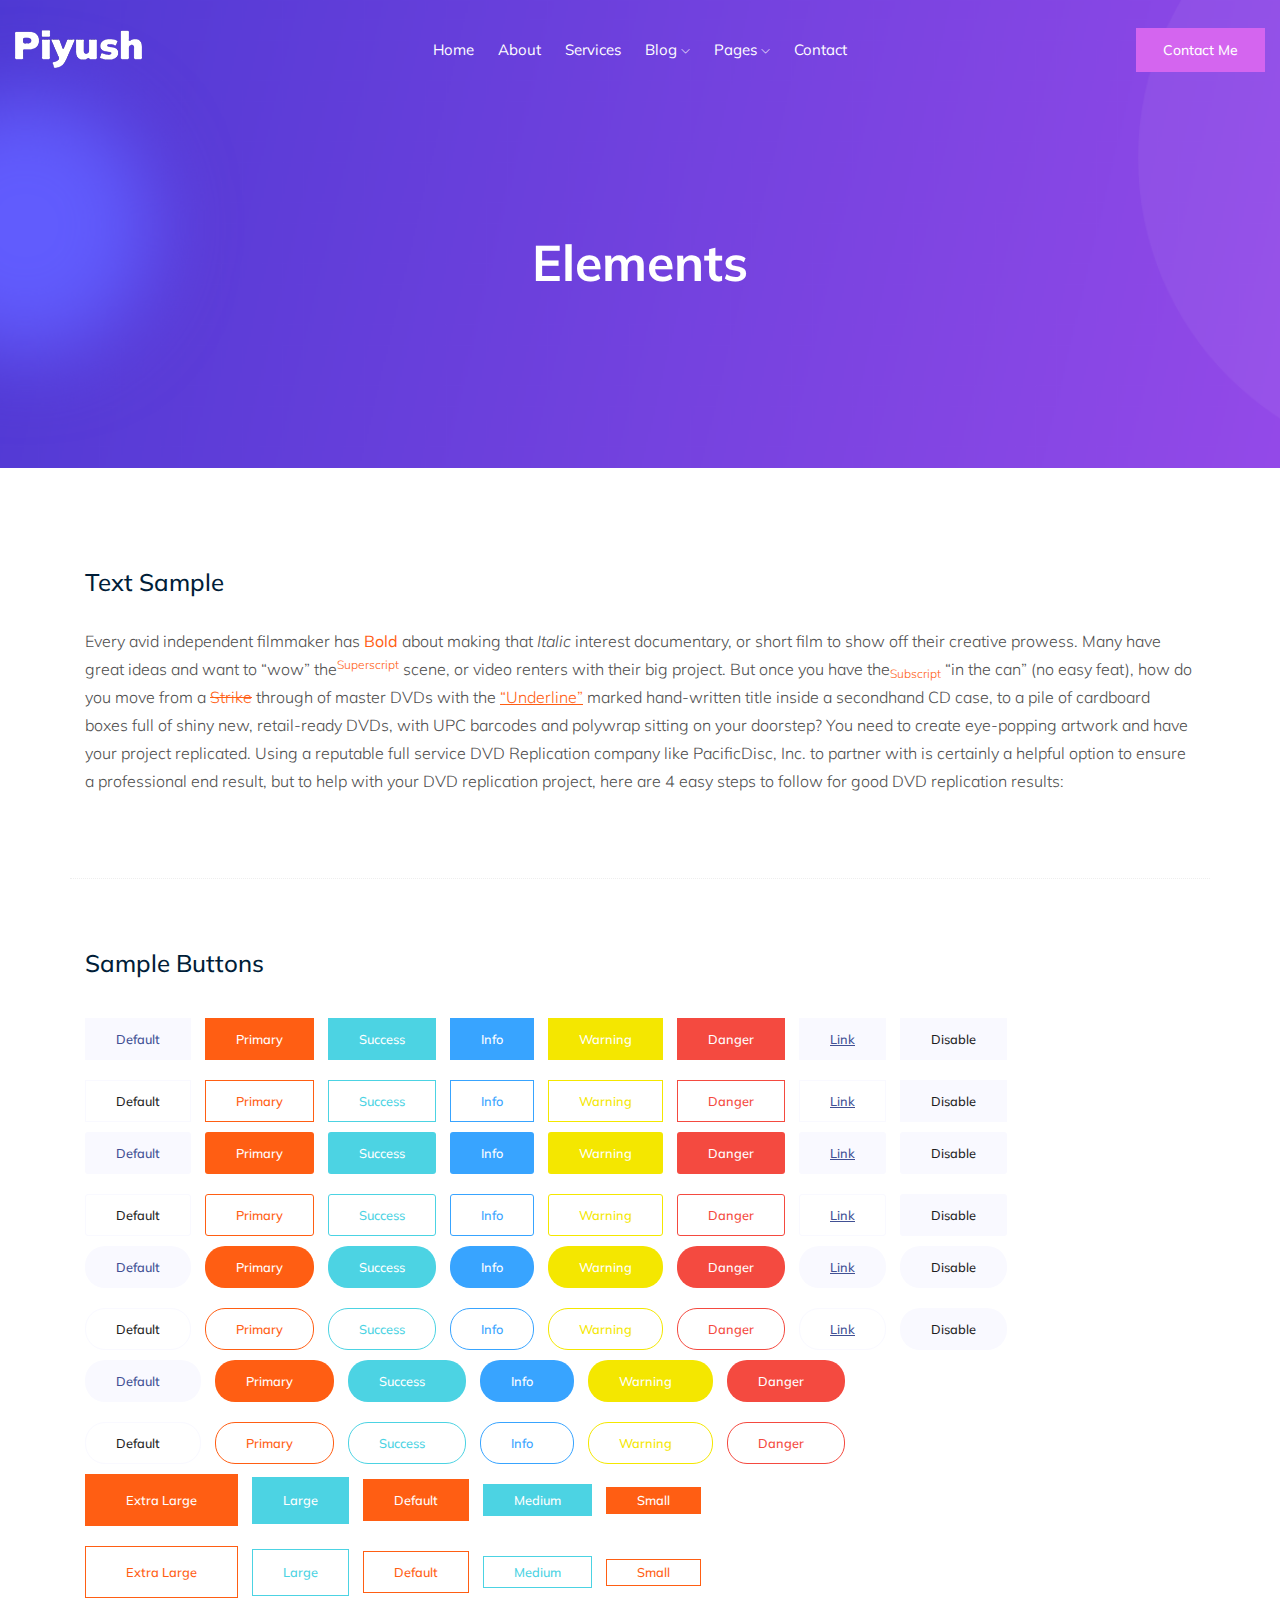
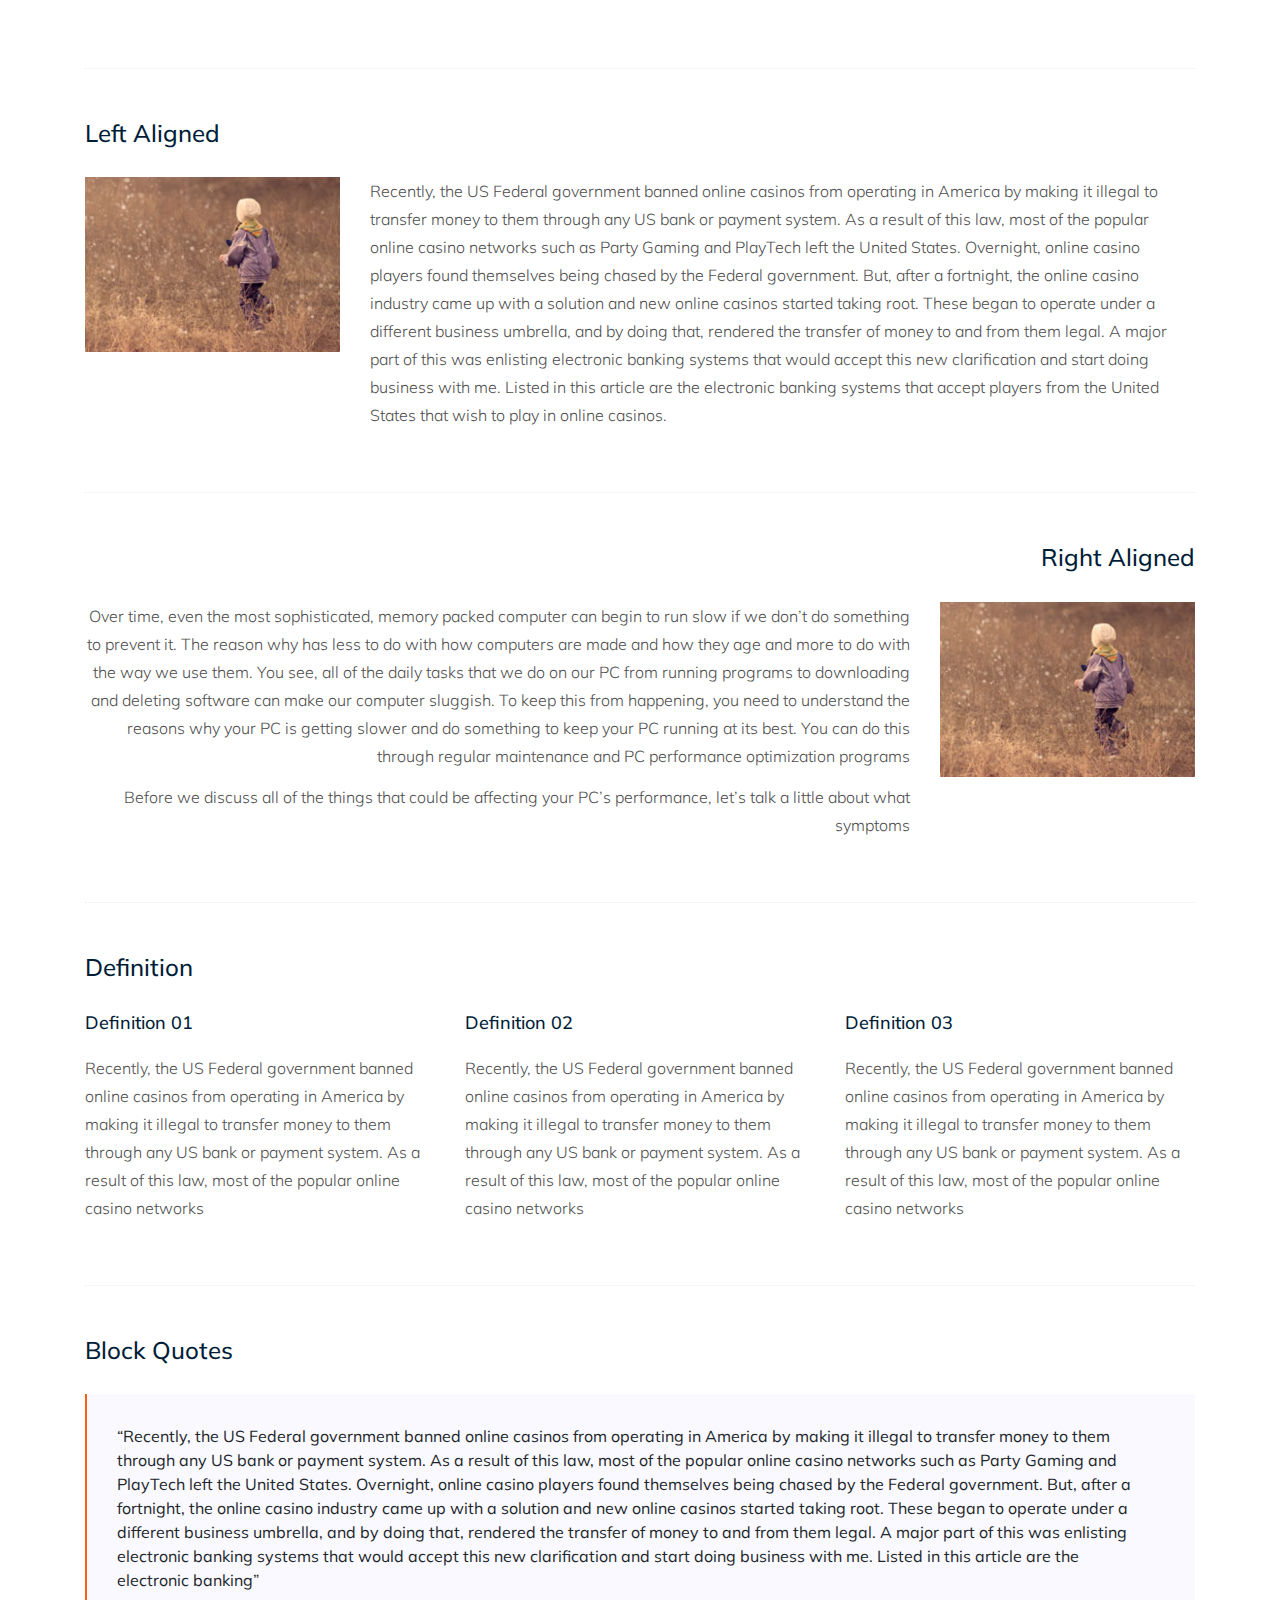
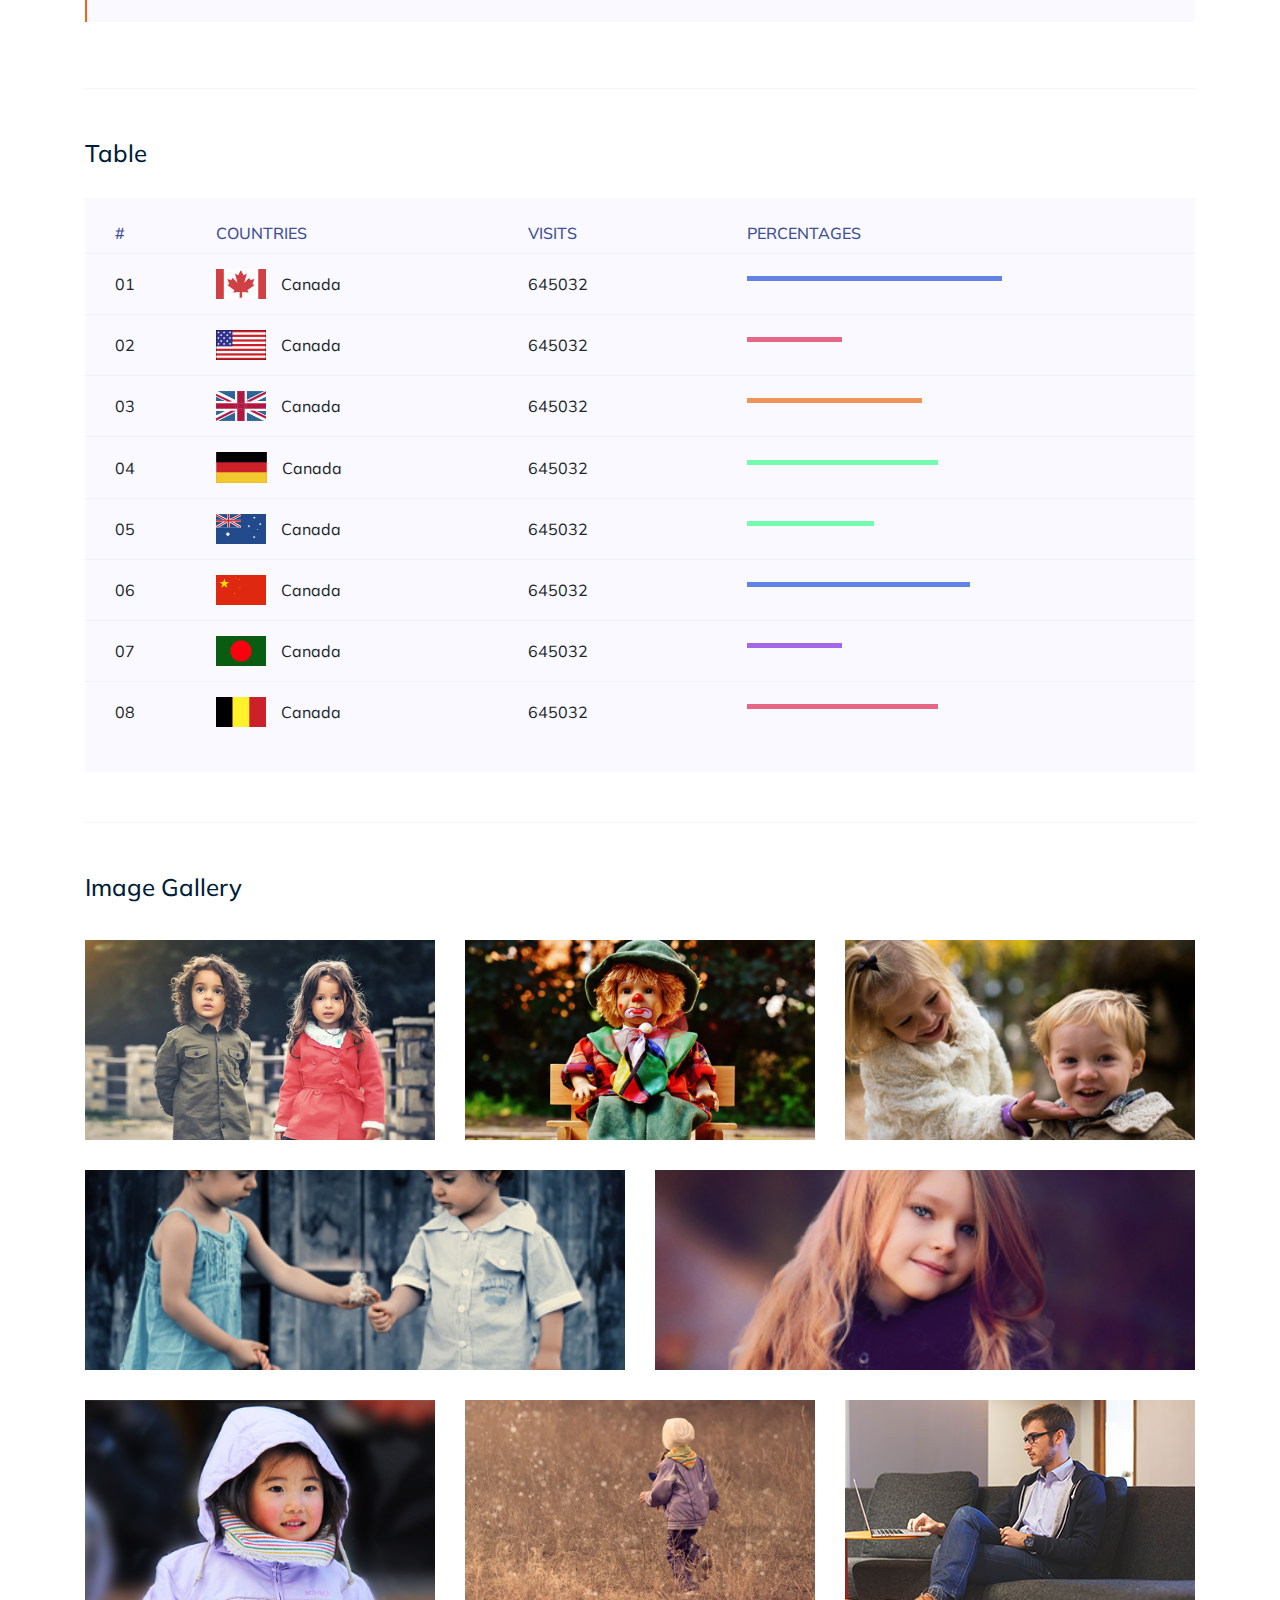
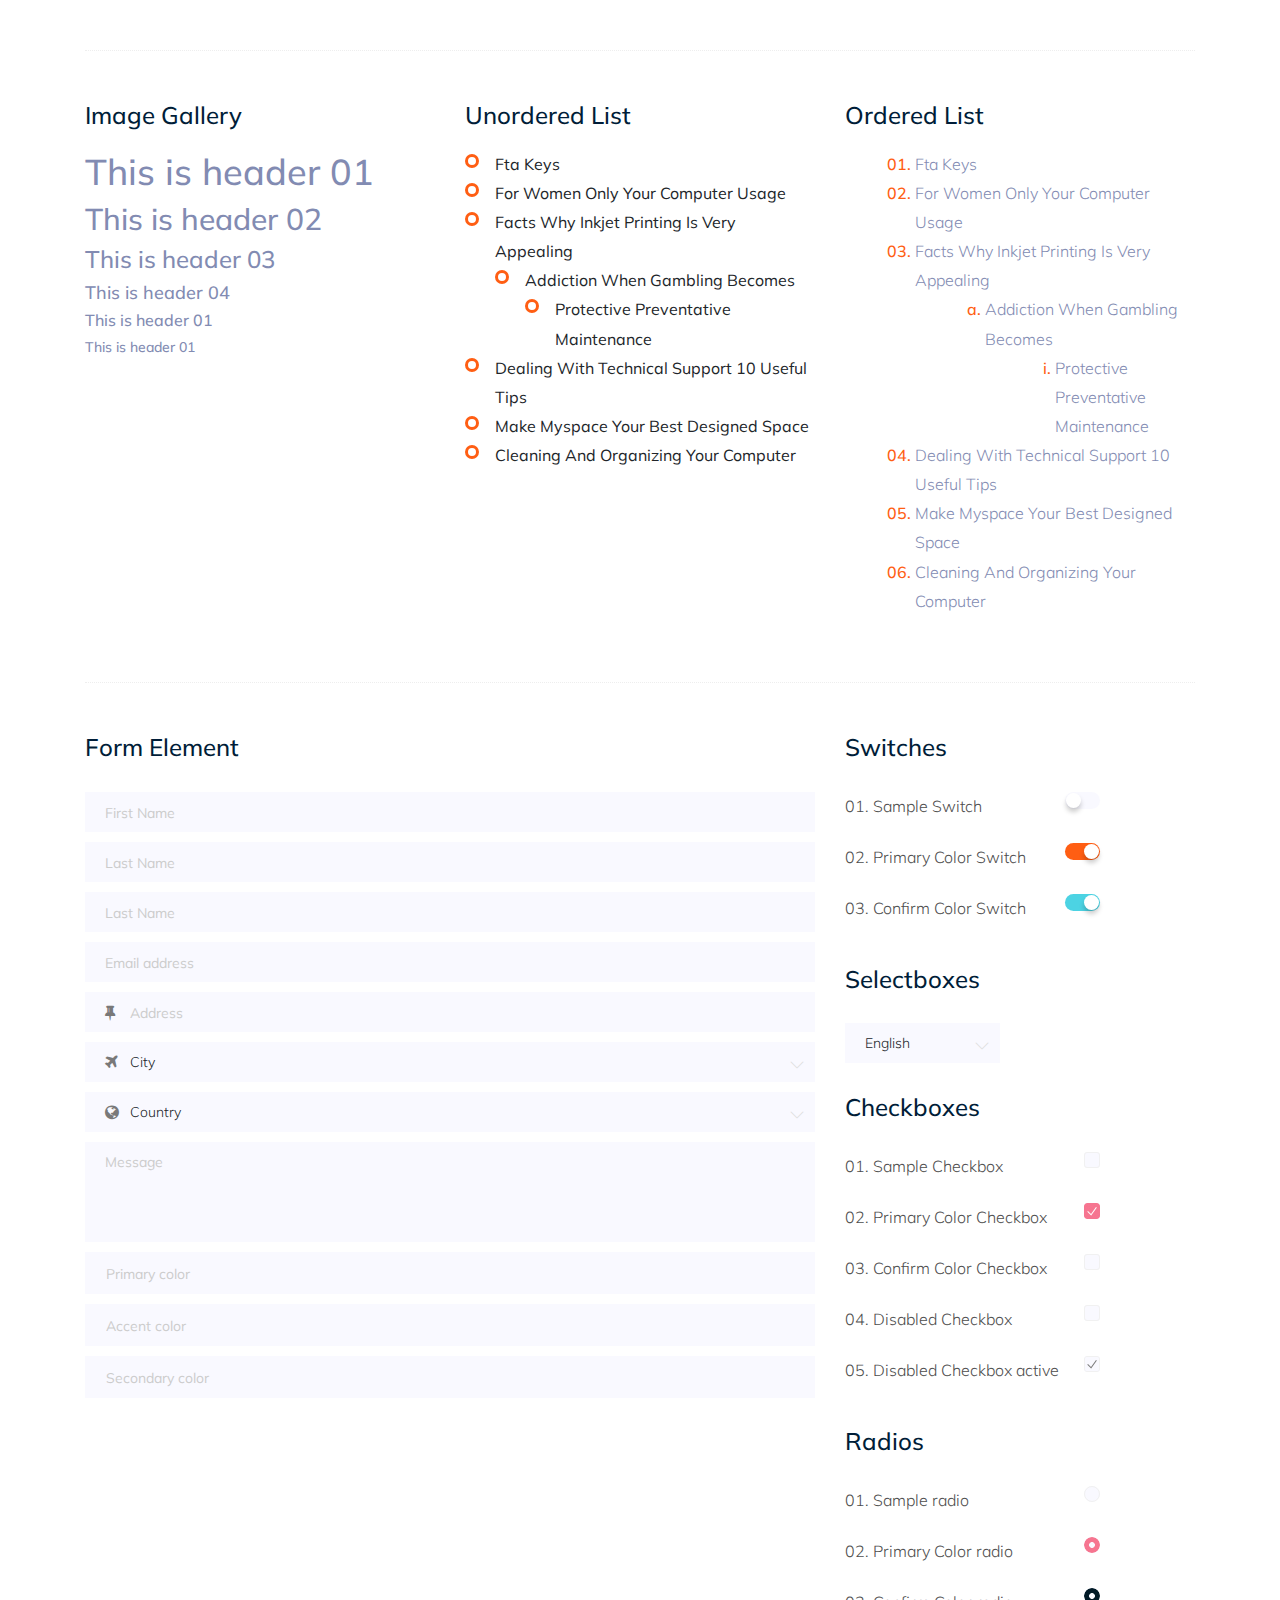
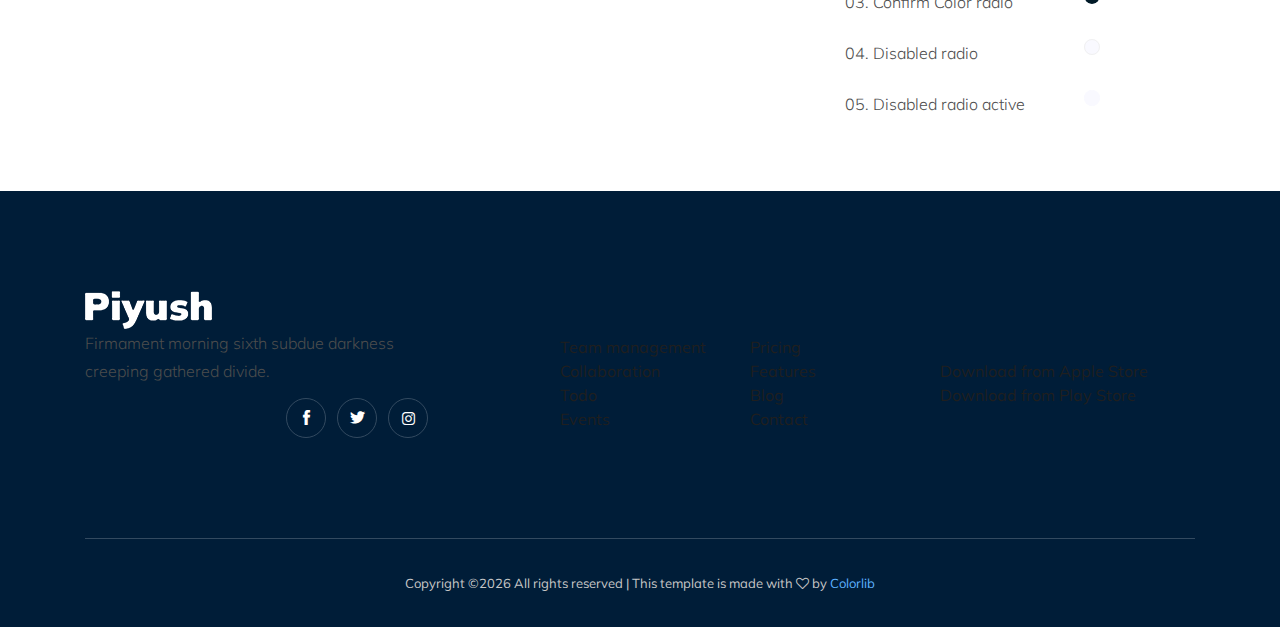
<file: elements.html>
<!doctype html>
<html class="no-js" lang="zxx">

<head>
	<meta charset="utf-8">
	<meta http-equiv="x-ua-compatible" content="ie=edge">
	<title>Melan</title>
	<meta name="description" content="">
	<meta name="viewport" content="width=device-width, initial-scale=1">

	<!-- <link rel="manifest" href="site.webmanifest"> -->
	<!-- Place favicon.ico in the root directory -->

	<!-- CSS here -->
	<link rel="stylesheet" href="css/bootstrap.min.css">
	<link rel="stylesheet" href="css/owl.carousel.min.css">
	<link rel="stylesheet" href="css/magnific-popup.css">
	<link rel="stylesheet" href="css/font-awesome.min.css">
	<link rel="stylesheet" href="css/themify-icons.css">
	<link rel="stylesheet" href="css/nice-select.css">
	<link rel="stylesheet" href="css/flaticon.css">
	<link rel="stylesheet" href="css/gijgo.css">
	<link rel="stylesheet" href="css/animate.min.css">
	<link rel="stylesheet" href="css/slicknav.css">
	<link rel="stylesheet" href="css/style.css">
	<!-- <link rel="stylesheet" href="css/responsive.css"> -->
</head>

<body>
	<!--[if lte IE 9]>
            <p class="browserupgrade">You are using an <strong>outdated</strong> browser. Please <a href="https://browsehappy.com/">upgrade your browser</a> to improve your experience and security.</p>
        <![endif]-->

    <!-- header-start -->
    <header>
			<div class="header-area ">
				<div id="sticky-header" class="main-header-area">
					<div class="container-fluid">
						<div class="row align-items-center">
							<div class="col-xl-3 col-lg-2">
								<div class="logo">
									<a href="index.html">
										<img src="img/logo.png" alt="">
									</a>
								</div>
							</div>
							<div class="col-xl-6 col-lg-7">
								<div class="main-menu  d-none d-lg-block">
									<nav>
										<ul id="navigation">
											<li><a class="active" href="index.html">home</a></li>
											<li><a href="about.html">About</a></li>
											<li><a href="services.html">Services</a></li>
											<li><a href="#">blog <i class="ti-angle-down"></i></a>
												<ul class="submenu">
													<li><a href="blog.html">blog</a></li>
													<li><a href="single-blog.html">single-blog</a></li>
												</ul>
											</li>
											<li><a href="#">pages <i class="ti-angle-down"></i></a>
												<ul class="submenu">
													 <li><a href="elements.html">elements</a></li>
												</ul>
											</li>
											<li><a href="contact.html">Contact</a></li>
										</ul>
									</nav>
								</div>
							</div>
							<div class="col-xl-3 col-lg-3 d-none d-lg-block">
								<div class="Appointment">
									<div class="book_btn d-none d-lg-block">
										<a  href="#">Contact Me</a>
									</div>
								</div>
							</div>
							<div class="col-12">
								<div class="mobile_menu d-block d-lg-none"></div>
							</div>
						</div>
	
					</div>
				</div>
			</div>
		</header>
		<!-- header-end -->
	
		<!-- bradcam_area  -->
		<div class="bradcam_area bradcam_bg_1">
			<div class="container">
				<div class="row">
					<div class="col-xl-12">
						<div class="bradcam_text text-center">
							<h3>Elements</h3>
						</div>
					</div>
				</div>
			</div>
		</div>
		<!-- /bradcam_area  -->

	<!-- Start Sample Area -->
	<section class="sample-text-area">
		<div class="container box_1170">
			<h3 class="text-heading">Text Sample</h3>
			<p class="sample-text">
				Every avid independent filmmaker has <b>Bold</b> about making that <i>Italic</i> interest documentary,
				or short
				film to show off their creative prowess. Many have great ideas and want to “wow”
				the<sup>Superscript</sup> scene,
				or video renters with their big project. But once you have the<sub>Subscript</sub> “in the can” (no easy
				feat), how
				do you move from a <del>Strike</del> through of master DVDs with the <u>“Underline”</u> marked
				hand-written title
				inside a secondhand CD case, to a pile of cardboard boxes full of shiny new, retail-ready DVDs, with UPC
				barcodes
				and polywrap sitting on your doorstep? You need to create eye-popping artwork and have your project
				replicated.
				Using a reputable full service DVD Replication company like PacificDisc, Inc. to partner with is
				certainly a
				helpful option to ensure a professional end result, but to help with your DVD replication project, here
				are 4 easy
				steps to follow for good DVD replication results:

			</p>
		</div>
	</section>
	<!-- End Sample Area -->

	<!-- Start Button -->
	<section class="button-area">
		<div class="container box_1170 border-top-generic">
			<h3 class="text-heading">Sample Buttons</h3>
			<div class="button-group-area">
				<a href="#" class="genric-btn default">Default</a>
				<a href="#" class="genric-btn primary">Primary</a>
				<a href="#" class="genric-btn success">Success</a>
				<a href="#" class="genric-btn info">Info</a>
				<a href="#" class="genric-btn warning">Warning</a>
				<a href="#" class="genric-btn danger">Danger</a>
				<a href="#" class="genric-btn link">Link</a>
				<a href="#" class="genric-btn disable">Disable</a>
			</div>
			<div class="button-group-area mt-10">
				<a href="#" class="genric-btn default-border">Default</a>
				<a href="#" class="genric-btn primary-border">Primary</a>
				<a href="#" class="genric-btn success-border">Success</a>
				<a href="#" class="genric-btn info-border">Info</a>
				<a href="#" class="genric-btn warning-border">Warning</a>
				<a href="#" class="genric-btn danger-border">Danger</a>
				<a href="#" class="genric-btn link-border">Link</a>
				<a href="#" class="genric-btn disable">Disable</a>
			</div>
			<div class="button-group-area mt-40">
				<a href="#" class="genric-btn default radius">Default</a>
				<a href="#" class="genric-btn primary radius">Primary</a>
				<a href="#" class="genric-btn success radius">Success</a>
				<a href="#" class="genric-btn info radius">Info</a>
				<a href="#" class="genric-btn warning radius">Warning</a>
				<a href="#" class="genric-btn danger radius">Danger</a>
				<a href="#" class="genric-btn link radius">Link</a>
				<a href="#" class="genric-btn disable radius">Disable</a>
			</div>
			<div class="button-group-area mt-10">
				<a href="#" class="genric-btn default-border radius">Default</a>
				<a href="#" class="genric-btn primary-border radius">Primary</a>
				<a href="#" class="genric-btn success-border radius">Success</a>
				<a href="#" class="genric-btn info-border radius">Info</a>
				<a href="#" class="genric-btn warning-border radius">Warning</a>
				<a href="#" class="genric-btn danger-border radius">Danger</a>
				<a href="#" class="genric-btn link-border radius">Link</a>
				<a href="#" class="genric-btn disable radius">Disable</a>
			</div>
			<div class="button-group-area mt-40">
				<a href="#" class="genric-btn default circle">Default</a>
				<a href="#" class="genric-btn primary circle">Primary</a>
				<a href="#" class="genric-btn success circle">Success</a>
				<a href="#" class="genric-btn info circle">Info</a>
				<a href="#" class="genric-btn warning circle">Warning</a>
				<a href="#" class="genric-btn danger circle">Danger</a>
				<a href="#" class="genric-btn link circle">Link</a>
				<a href="#" class="genric-btn disable circle">Disable</a>
			</div>
			<div class="button-group-area mt-10">
				<a href="#" class="genric-btn default-border circle">Default</a>
				<a href="#" class="genric-btn primary-border circle">Primary</a>
				<a href="#" class="genric-btn success-border circle">Success</a>
				<a href="#" class="genric-btn info-border circle">Info</a>
				<a href="#" class="genric-btn warning-border circle">Warning</a>
				<a href="#" class="genric-btn danger-border circle">Danger</a>
				<a href="#" class="genric-btn link-border circle">Link</a>
				<a href="#" class="genric-btn disable circle">Disable</a>
			</div>
			<div class="button-group-area mt-40">
				<a href="#" class="genric-btn default circle arrow">Default<span class="lnr lnr-arrow-right"></span></a>
				<a href="#" class="genric-btn primary circle arrow">Primary<span class="lnr lnr-arrow-right"></span></a>
				<a href="#" class="genric-btn success circle arrow">Success<span class="lnr lnr-arrow-right"></span></a>
				<a href="#" class="genric-btn info circle arrow">Info<span class="lnr lnr-arrow-right"></span></a>
				<a href="#" class="genric-btn warning circle arrow">Warning<span class="lnr lnr-arrow-right"></span></a>
				<a href="#" class="genric-btn danger circle arrow">Danger<span class="lnr lnr-arrow-right"></span></a>
			</div>
			<div class="button-group-area mt-10">
				<a href="#" class="genric-btn default-border circle arrow">Default<span
						class="lnr lnr-arrow-right"></span></a>
				<a href="#" class="genric-btn primary-border circle arrow">Primary<span
						class="lnr lnr-arrow-right"></span></a>
				<a href="#" class="genric-btn success-border circle arrow">Success<span
						class="lnr lnr-arrow-right"></span></a>
				<a href="#" class="genric-btn info-border circle arrow">Info<span
						class="lnr lnr-arrow-right"></span></a>
				<a href="#" class="genric-btn warning-border circle arrow">Warning<span
						class="lnr lnr-arrow-right"></span></a>
				<a href="#" class="genric-btn danger-border circle arrow">Danger<span
						class="lnr lnr-arrow-right"></span></a>
			</div>
			<div class="button-group-area mt-40">
				<a href="#" class="genric-btn primary e-large">Extra Large</a>
				<a href="#" class="genric-btn success large">Large</a>
				<a href="#" class="genric-btn primary">Default</a>
				<a href="#" class="genric-btn success medium">Medium</a>
				<a href="#" class="genric-btn primary small">Small</a>
			</div>
			<div class="button-group-area mt-10">
				<a href="#" class="genric-btn primary-border e-large">Extra Large</a>
				<a href="#" class="genric-btn success-border large">Large</a>
				<a href="#" class="genric-btn primary-border">Default</a>
				<a href="#" class="genric-btn success-border medium">Medium</a>
				<a href="#" class="genric-btn primary-border small">Small</a>
			</div>
		</div>
	</section>
	<!-- End Button -->

	<!-- Start Align Area -->
	<div class="whole-wrap">
		<div class="container box_1170">
			<div class="section-top-border">
				<h3 class="mb-30">Left Aligned</h3>
				<div class="row">
					<div class="col-md-3">
						<img src="img/elements/d.jpg" alt="" class="img-fluid">
					</div>
					<div class="col-md-9 mt-sm-20">
						<p>Recently, the US Federal government banned online casinos from operating in America by making
							it illegal to
							transfer money to them through any US bank or payment system. As a result of this law, most
							of the popular
							online casino networks such as Party Gaming and PlayTech left the United States. Overnight,
							online casino
							players found themselves being chased by the Federal government. But, after a fortnight, the
							online casino
							industry came up with a solution and new online casinos started taking root. These began to
							operate under a
							different business umbrella, and by doing that, rendered the transfer of money to and from
							them legal. A major
							part of this was enlisting electronic banking systems that would accept this new
							clarification and start doing
							business with me. Listed in this article are the electronic banking systems that accept
							players from the United
							States that wish to play in online casinos.</p>
					</div>
				</div>
			</div>
			<div class="section-top-border text-right">
				<h3 class="mb-30">Right Aligned</h3>
				<div class="row">
					<div class="col-md-9">
						<p class="text-right">Over time, even the most sophisticated, memory packed computer can begin
							to run slow if we
							don’t do something to prevent it. The reason why has less to do with how computers are made
							and how they age and
							more to do with the way we use them. You see, all of the daily tasks that we do on our PC
							from running programs
							to downloading and deleting software can make our computer sluggish. To keep this from
							happening, you need to
							understand the reasons why your PC is getting slower and do something to keep your PC
							running at its best. You
							can do this through regular maintenance and PC performance optimization programs</p>
						<p class="text-right">Before we discuss all of the things that could be affecting your PC’s
							performance, let’s
							talk a little about what symptoms</p>
					</div>
					<div class="col-md-3">
						<img src="img/elements/d.jpg" alt="" class="img-fluid">
					</div>
				</div>
			</div>
			<div class="section-top-border">
				<h3 class="mb-30">Definition</h3>
				<div class="row">
					<div class="col-md-4">
						<div class="single-defination">
							<h4 class="mb-20">Definition 01</h4>
							<p>Recently, the US Federal government banned online casinos from operating in America by
								making it illegal to
								transfer money to them through any US bank or payment system. As a result of this law,
								most of the popular
								online casino networks</p>
						</div>
					</div>
					<div class="col-md-4">
						<div class="single-defination">
							<h4 class="mb-20">Definition 02</h4>
							<p>Recently, the US Federal government banned online casinos from operating in America by
								making it illegal to
								transfer money to them through any US bank or payment system. As a result of this law,
								most of the popular
								online casino networks</p>
						</div>
					</div>
					<div class="col-md-4">
						<div class="single-defination">
							<h4 class="mb-20">Definition 03</h4>
							<p>Recently, the US Federal government banned online casinos from operating in America by
								making it illegal to
								transfer money to them through any US bank or payment system. As a result of this law,
								most of the popular
								online casino networks</p>
						</div>
					</div>
				</div>
			</div>
			<div class="section-top-border">
				<h3 class="mb-30">Block Quotes</h3>
				<div class="row">
					<div class="col-lg-12">
						<blockquote class="generic-blockquote">
							“Recently, the US Federal government banned online casinos from operating in America by
							making it illegal to
							transfer money to them through any US bank or payment system. As a result of this law, most
							of the popular
							online casino networks such as Party Gaming and PlayTech left the United States. Overnight,
							online casino
							players found themselves being chased by the Federal government. But, after a fortnight, the
							online casino
							industry came up with a solution and new online casinos started taking root. These began to
							operate under a
							different business umbrella, and by doing that, rendered the transfer of money to and from
							them legal. A major
							part of this was enlisting electronic banking systems that would accept this new
							clarification and start doing
							business with me. Listed in this article are the electronic banking”
						</blockquote>
					</div>
				</div>
			</div>
			<div class="section-top-border">
				<h3 class="mb-30">Table</h3>
				<div class="progress-table-wrap">
					<div class="progress-table">
						<div class="table-head">
							<div class="serial">#</div>
							<div class="country">Countries</div>
							<div class="visit">Visits</div>
							<div class="percentage">Percentages</div>
						</div>
						<div class="table-row">
							<div class="serial">01</div>
							<div class="country"> <img src="img/elements/f1.jpg" alt="flag">Canada</div>
							<div class="visit">645032</div>
							<div class="percentage">
								<div class="progress">
									<div class="progress-bar color-1" role="progressbar" style="width: 80%"
										aria-valuenow="80" aria-valuemin="0" aria-valuemax="100"></div>
								</div>
							</div>
						</div>
						<div class="table-row">
							<div class="serial">02</div>
							<div class="country"> <img src="img/elements/f2.jpg" alt="flag">Canada</div>
							<div class="visit">645032</div>
							<div class="percentage">
								<div class="progress">
									<div class="progress-bar color-2" role="progressbar" style="width: 30%"
										aria-valuenow="30" aria-valuemin="0" aria-valuemax="100"></div>
								</div>
							</div>
						</div>
						<div class="table-row">
							<div class="serial">03</div>
							<div class="country"> <img src="img/elements/f3.jpg" alt="flag">Canada</div>
							<div class="visit">645032</div>
							<div class="percentage">
								<div class="progress">
									<div class="progress-bar color-3" role="progressbar" style="width: 55%"
										aria-valuenow="55" aria-valuemin="0" aria-valuemax="100"></div>
								</div>
							</div>
						</div>
						<div class="table-row">
							<div class="serial">04</div>
							<div class="country"> <img src="img/elements/f4.jpg" alt="flag">Canada</div>
							<div class="visit">645032</div>
							<div class="percentage">
								<div class="progress">
									<div class="progress-bar color-4" role="progressbar" style="width: 60%"
										aria-valuenow="60" aria-valuemin="0" aria-valuemax="100"></div>
								</div>
							</div>
						</div>
						<div class="table-row">
							<div class="serial">05</div>
							<div class="country"> <img src="img/elements/f5.jpg" alt="flag">Canada</div>
							<div class="visit">645032</div>
							<div class="percentage">
								<div class="progress">
									<div class="progress-bar color-5" role="progressbar" style="width: 40%"
										aria-valuenow="40" aria-valuemin="0" aria-valuemax="100"></div>
								</div>
							</div>
						</div>
						<div class="table-row">
							<div class="serial">06</div>
							<div class="country"> <img src="img/elements/f6.jpg" alt="flag">Canada</div>
							<div class="visit">645032</div>
							<div class="percentage">
								<div class="progress">
									<div class="progress-bar color-6" role="progressbar" style="width: 70%"
										aria-valuenow="70" aria-valuemin="0" aria-valuemax="100"></div>
								</div>
							</div>
						</div>
						<div class="table-row">
							<div class="serial">07</div>
							<div class="country"> <img src="img/elements/f7.jpg" alt="flag">Canada</div>
							<div class="visit">645032</div>
							<div class="percentage">
								<div class="progress">
									<div class="progress-bar color-7" role="progressbar" style="width: 30%"
										aria-valuenow="30" aria-valuemin="0" aria-valuemax="100"></div>
								</div>
							</div>
						</div>
						<div class="table-row">
							<div class="serial">08</div>
							<div class="country"> <img src="img/elements/f8.jpg" alt="flag">Canada</div>
							<div class="visit">645032</div>
							<div class="percentage">
								<div class="progress">
									<div class="progress-bar color-8" role="progressbar" style="width: 60%"
										aria-valuenow="60" aria-valuemin="0" aria-valuemax="100"></div>
								</div>
							</div>
						</div>
					</div>
				</div>
			</div>
			<div class="section-top-border">
				<h3>Image Gallery</h3>
				<div class="row gallery-item">
					<div class="col-md-4">
						<a href="img/elements/g1.jpg" class="img-pop-up">
							<div class="single-gallery-image" style="background: url(img/elements/g1.jpg);"></div>
						</a>
					</div>
					<div class="col-md-4">
						<a href="img/elements/g2.jpg" class="img-pop-up">
							<div class="single-gallery-image" style="background: url(img/elements/g2.jpg);"></div>
						</a>
					</div>
					<div class="col-md-4">
						<a href="img/elements/g3.jpg" class="img-pop-up">
							<div class="single-gallery-image" style="background: url(img/elements/g3.jpg);"></div>
						</a>
					</div>
					<div class="col-md-6">
						<a href="img/elements/g4.jpg" class="img-pop-up">
							<div class="single-gallery-image" style="background: url(img/elements/g4.jpg);"></div>
						</a>
					</div>
					<div class="col-md-6">
						<a href="img/elements/g5.jpg" class="img-pop-up">
							<div class="single-gallery-image" style="background: url(img/elements/g5.jpg);"></div>
						</a>
					</div>
					<div class="col-md-4">
						<a href="img/elements/g6.jpg" class="img-pop-up">
							<div class="single-gallery-image" style="background: url(img/elements/g6.jpg);"></div>
						</a>
					</div>
					<div class="col-md-4">
						<a href="img/elements/g7.jpg" class="img-pop-up">
							<div class="single-gallery-image" style="background: url(img/elements/g7.jpg);"></div>
						</a>
					</div>
					<div class="col-md-4">
						<a href="img/elements/g8.jpg" class="img-pop-up">
							<div class="single-gallery-image" style="background: url(img/elements/g8.jpg);"></div>
						</a>
					</div>
				</div>
			</div>
			<div class="section-top-border">
				<div class="row">
					<div class="col-md-4">
						<h3 class="mb-20">Image Gallery</h3>
						<div class="typography">
							<h1>This is header 01</h1>
							<h2>This is header 02</h2>
							<h3>This is header 03</h3>
							<h4>This is header 04</h4>
							<h5>This is header 01</h5>
							<h6>This is header 01</h6>
						</div>
					</div>
					<div class="col-md-4 mt-sm-30">
						<h3 class="mb-20">Unordered List</h3>
						<div class="">
							<ul class="unordered-list">
								<li>Fta Keys</li>
								<li>For Women Only Your Computer Usage</li>
								<li>Facts Why Inkjet Printing Is Very Appealing
									<ul>
										<li>Addiction When Gambling Becomes
											<ul>
												<li>Protective Preventative Maintenance</li>
											</ul>
										</li>
									</ul>
								</li>
								<li>Dealing With Technical Support 10 Useful Tips</li>
								<li>Make Myspace Your Best Designed Space</li>
								<li>Cleaning And Organizing Your Computer</li>
							</ul>
						</div>
					</div>
					<div class="col-md-4 mt-sm-30">
						<h3 class="mb-20">Ordered List</h3>
						<div class="">
							<ol class="ordered-list">
								<li><span>Fta Keys</span></li>
								<li><span>For Women Only Your Computer Usage</span></li>
								<li><span>Facts Why Inkjet Printing Is Very Appealing</span>
									<ol class="ordered-list-alpha">
										<li><span>Addiction When Gambling Becomes</span>
											<ol class="ordered-list-roman">
												<li><span>Protective Preventative Maintenance</span></li>
											</ol>
										</li>
									</ol>
								</li>
								<li><span>Dealing With Technical Support 10 Useful Tips</span></li>
								<li><span>Make Myspace Your Best Designed Space</span></li>
								<li><span>Cleaning And Organizing Your Computer</span></li>
							</ol>
						</div>
					</div>
				</div>
			</div>
			<div class="section-top-border">
				<div class="row">
					<div class="col-lg-8 col-md-8">
						<h3 class="mb-30">Form Element</h3>
						<form action="#">
							<div class="mt-10">
								<input type="text" name="first_name" placeholder="First Name"
									onfocus="this.placeholder = ''" onblur="this.placeholder = 'First Name'" required
									class="single-input">
							</div>
							<div class="mt-10">
								<input type="text" name="last_name" placeholder="Last Name"
									onfocus="this.placeholder = ''" onblur="this.placeholder = 'Last Name'" required
									class="single-input">
							</div>
							<div class="mt-10">
								<input type="text" name="last_name" placeholder="Last Name"
									onfocus="this.placeholder = ''" onblur="this.placeholder = 'Last Name'" required
									class="single-input">
							</div>
							<div class="mt-10">
								<input type="email" name="EMAIL" placeholder="Email address"
									onfocus="this.placeholder = ''" onblur="this.placeholder = 'Email address'" required
									class="single-input">
							</div>
							<div class="input-group-icon mt-10">
								<div class="icon"><i class="fa fa-thumb-tack" aria-hidden="true"></i></div>
								<input type="text" name="address" placeholder="Address" onfocus="this.placeholder = ''"
									onblur="this.placeholder = 'Address'" required class="single-input">
							</div>
							<div class="input-group-icon mt-10">
								<div class="icon"><i class="fa fa-plane" aria-hidden="true"></i></div>
								<div class="form-select" id="default-select"">
											<select>
												<option value=" 1">City</option>
									<option value="1">Dhaka</option>
									<option value="1">Dilli</option>
									<option value="1">Newyork</option>
									<option value="1">Islamabad</option>
									</select>
								</div>
							</div>
							<div class="input-group-icon mt-10">
								<div class="icon"><i class="fa fa-globe" aria-hidden="true"></i></div>
								<div class="form-select" id="default-select"">
											<select>
												<option value=" 1">Country</option>
									<option value="1">Bangladesh</option>
									<option value="1">India</option>
									<option value="1">England</option>
									<option value="1">Srilanka</option>
									</select>
								</div>
							</div>

							<div class="mt-10">
								<textarea class="single-textarea" placeholder="Message" onfocus="this.placeholder = ''"
									onblur="this.placeholder = 'Message'" required></textarea>
							</div>
							<!-- For Gradient Border Use -->
							<!-- <div class="mt-10">
										<div class="primary-input">
											<input id="primary-input" type="text" name="first_name" placeholder="Primary color" onfocus="this.placeholder = ''" onblur="this.placeholder = 'Primary color'">
											<label for="primary-input"></label>
										</div>
									</div> -->
							<div class="mt-10">
								<input type="text" name="first_name" placeholder="Primary color"
									onfocus="this.placeholder = ''" onblur="this.placeholder = 'Primary color'" required
									class="single-input-primary">
							</div>
							<div class="mt-10">
								<input type="text" name="first_name" placeholder="Accent color"
									onfocus="this.placeholder = ''" onblur="this.placeholder = 'Accent color'" required
									class="single-input-accent">
							</div>
							<div class="mt-10">
								<input type="text" name="first_name" placeholder="Secondary color"
									onfocus="this.placeholder = ''" onblur="this.placeholder = 'Secondary color'"
									required class="single-input-secondary">
							</div>
						</form>
					</div>
					<div class="col-lg-3 col-md-4 mt-sm-30">
						<div class="single-element-widget">
							<h3 class="mb-30">Switches</h3>
							<div class="switch-wrap d-flex justify-content-between">
								<p>01. Sample Switch</p>
								<div class="primary-switch">
									<input type="checkbox" id="default-switch">
									<label for="default-switch"></label>
								</div>
							</div>
							<div class="switch-wrap d-flex justify-content-between">
								<p>02. Primary Color Switch</p>
								<div class="primary-switch">
									<input type="checkbox" id="primary-switch" checked>
									<label for="primary-switch"></label>
								</div>
							</div>
							<div class="switch-wrap d-flex justify-content-between">
								<p>03. Confirm Color Switch</p>
								<div class="confirm-switch">
									<input type="checkbox" id="confirm-switch" checked>
									<label for="confirm-switch"></label>
								</div>
							</div>
						</div>
						<div class="single-element-widget mt-30">
							<h3 class="mb-30">Selectboxes</h3>
							<div class="default-select" id="default-select"">
										<select>
											<option value=" 1">English</option>
								<option value="1">Spanish</option>
								<option value="1">Arabic</option>
								<option value="1">Portuguise</option>
								<option value="1">Bengali</option>
								</select>
							</div>
						</div>
						<div class="single-element-widget mt-30">
							<h3 class="mb-30">Checkboxes</h3>
							<div class="switch-wrap d-flex justify-content-between">
								<p>01. Sample Checkbox</p>
								<div class="primary-checkbox">
									<input type="checkbox" id="default-checkbox">
									<label for="default-checkbox"></label>
								</div>
							</div>
							<div class="switch-wrap d-flex justify-content-between">
								<p>02. Primary Color Checkbox</p>
								<div class="primary-checkbox">
									<input type="checkbox" id="primary-checkbox" checked>
									<label for="primary-checkbox"></label>
								</div>
							</div>
							<div class="switch-wrap d-flex justify-content-between">
								<p>03. Confirm Color Checkbox</p>
								<div class="confirm-checkbox">
									<input type="checkbox" id="confirm-checkbox">
									<label for="confirm-checkbox"></label>
								</div>
							</div>
							<div class="switch-wrap d-flex justify-content-between">
								<p>04. Disabled Checkbox</p>
								<div class="disabled-checkbox">
									<input type="checkbox" id="disabled-checkbox" disabled>
									<label for="disabled-checkbox"></label>
								</div>
							</div>
							<div class="switch-wrap d-flex justify-content-between">
								<p>05. Disabled Checkbox active</p>
								<div class="disabled-checkbox">
									<input type="checkbox" id="disabled-checkbox-active" checked disabled>
									<label for="disabled-checkbox-active"></label>
								</div>
							</div>
						</div>
						<div class="single-element-widget mt-30">
							<h3 class="mb-30">Radios</h3>
							<div class="switch-wrap d-flex justify-content-between">
								<p>01. Sample radio</p>
								<div class="primary-radio">
									<input type="checkbox" id="default-radio">
									<label for="default-radio"></label>
								</div>
							</div>
							<div class="switch-wrap d-flex justify-content-between">
								<p>02. Primary Color radio</p>
								<div class="primary-radio">
									<input type="checkbox" id="primary-radio" checked>
									<label for="primary-radio"></label>
								</div>
							</div>
							<div class="switch-wrap d-flex justify-content-between">
								<p>03. Confirm Color radio</p>
								<div class="confirm-radio">
									<input type="checkbox" id="confirm-radio" checked>
									<label for="confirm-radio"></label>
								</div>
							</div>
							<div class="switch-wrap d-flex justify-content-between">
								<p>04. Disabled radio</p>
								<div class="disabled-radio">
									<input type="checkbox" id="disabled-radio" disabled>
									<label for="disabled-radio"></label>
								</div>
							</div>
							<div class="switch-wrap d-flex justify-content-between">
								<p>05. Disabled radio active</p>
								<div class="disabled-radio">
									<input type="checkbox" id="disabled-radio-active" checked disabled>
									<label for="disabled-radio-active"></label>
								</div>
							</div>
						</div>
					</div>
				</div>
			</div>
		</div>
	</div>
	<!-- End Align Area -->

    <!-- footer start -->
    <footer class="footer">
        <div class="footer_top">
            <div class="container">
                <div class="row align-items-center">
                    <div class="col-xl-4 col-md-6 col-lg-4">
                        <div class="footer_widget">
                            <div class="footer_logo">
                                <a href="#">
                                    <img src="img/logo.png" alt="">
                                </a>
                            </div>
                            <p>
                                Firmament morning sixth subdue darkness
                                creeping gathered divide.
                            </p>
                            <div class="socail_links">
                                <ul>
                                    <li>
                                        <a href="#">
                                            <i class="ti-facebook"></i>
                                        </a>
                                    </li>
                                    <li>
                                        <a href="#">
                                            <i class="ti-twitter-alt"></i>
                                        </a>
                                    </li>
                                    <li>
                                        <a href="#">
                                            <i class="fa fa-instagram"></i>
                                        </a>
                                    </li>
                                </ul>
                            </div>

                        </div>
                    </div>
                    <div class="col-xl-2 offset-xl-1 col-md-6 col-lg-3">
                        <div class="footer_widget">
                            <h3 class="footer_title">
                                    Services
                            </h3>
                            <ul>
                                <li><a href="#">Team management</a></li>
                                <li><a href="#">Collaboration</a></li>
                                <li><a href="#">Todo</a></li>
                                <li><a href="#">Events</a></li>
                            </ul>

                        </div>
                    </div>
                    <div class="col-xl-2 col-md-6 col-lg-2">
                        <div class="footer_widget">
                            <h3 class="footer_title">
                                    Useful Links
                            </h3>
                            <ul>
                                <li><a href="#">Pricing</a></li>
                                <li><a href="#">Features</a></li>
                                <li><a href="#">Blog</a></li>
                                <li><a href="#">Contact</a></li>
                            </ul>
                        </div>
                    </div>
                    <div class="col-xl-3 col-md-6 col-lg-3">
                        <div class="footer_widget">
                            <h3 class="footer_title">
                                    Downloads
                            </h3>
                            <ul>
                                <li>
                                    <a href="#">
                                        Download from Apple Store

                                    </a>
                                </li>
                                <li><a href="#">
                                        Download from Play Store
                                    </a>
                                </li>
                                </ul>
                        </div>
                    </div>
                </div>
            </div>
        </div>
        <div class="copy-right_text">
            <div class="container">
                <div class="footer_border"></div>
                <div class="row">
                    <div class="col-xl-12">
                        <p class="copy_right text-center">
                            <!-- Link back to Colorlib can't be removed. Template is licensed under CC BY 3.0. -->
Copyright &copy;<script>document.write(new Date().getFullYear());</script> All rights reserved | This template is made with <i class="fa fa-heart-o" aria-hidden="true"></i> by <a href="https://colorlib.com" target="_blank">Colorlib</a>
<!-- Link back to Colorlib can't be removed. Template is licensed under CC BY 3.0. -->
                        </p>
                    </div>
                </div>
            </div>
        </div>
    </footer>
    <!--/ footer end  -->

	<!-- JS here -->
	<script src="js/vendor/modernizr-3.5.0.min.js"></script>
	<script src="js/vendor/jquery-1.12.4.min.js"></script>
	<script src="js/popper.min.js"></script>
	<script src="js/bootstrap.min.js"></script>
	<script src="js/owl.carousel.min.js"></script>
	<script src="js/isotope.pkgd.min.js"></script>
	<script src="js/ajax-form.js"></script>
	<script src="js/waypoints.min.js"></script>
	<script src="js/jquery.counterup.min.js"></script>
	<script src="js/imagesloaded.pkgd.min.js"></script>
	<script src="js/scrollIt.js"></script>
	<script src="js/jquery.scrollUp.min.js"></script>
	<script src="js/wow.min.js"></script>
	<script src="js/nice-select.min.js"></script>
	<script src="js/jquery.slicknav.min.js"></script>
	<script src="js/jquery.magnific-popup.min.js"></script>
	<script src="js/plugins.js"></script>
	<script src="js/gijgo.min.js"></script>

	<!--contact js-->
	<script src="js/contact.js"></script>
	<script src="js/jquery.ajaxchimp.min.js"></script>
	<script src="js/jquery.form.js"></script>
	<script src="js/jquery.validate.min.js"></script>
	<script src="js/mail-script.js"></script>

	<script src="js/main.js"></script>
    <script>
        $('#datepicker').datepicker({
            iconsLibrary: 'fontawesome',
            icons: {
             rightIcon: '<span class="fa fa-caret-down"></span>'
         }
        });
        $('#datepicker2').datepicker({
            iconsLibrary: 'fontawesome',
            icons: {
             rightIcon: '<span class="fa fa-caret-down"></span>'
         }

        });
    </script>
</body>
</html>
</file>
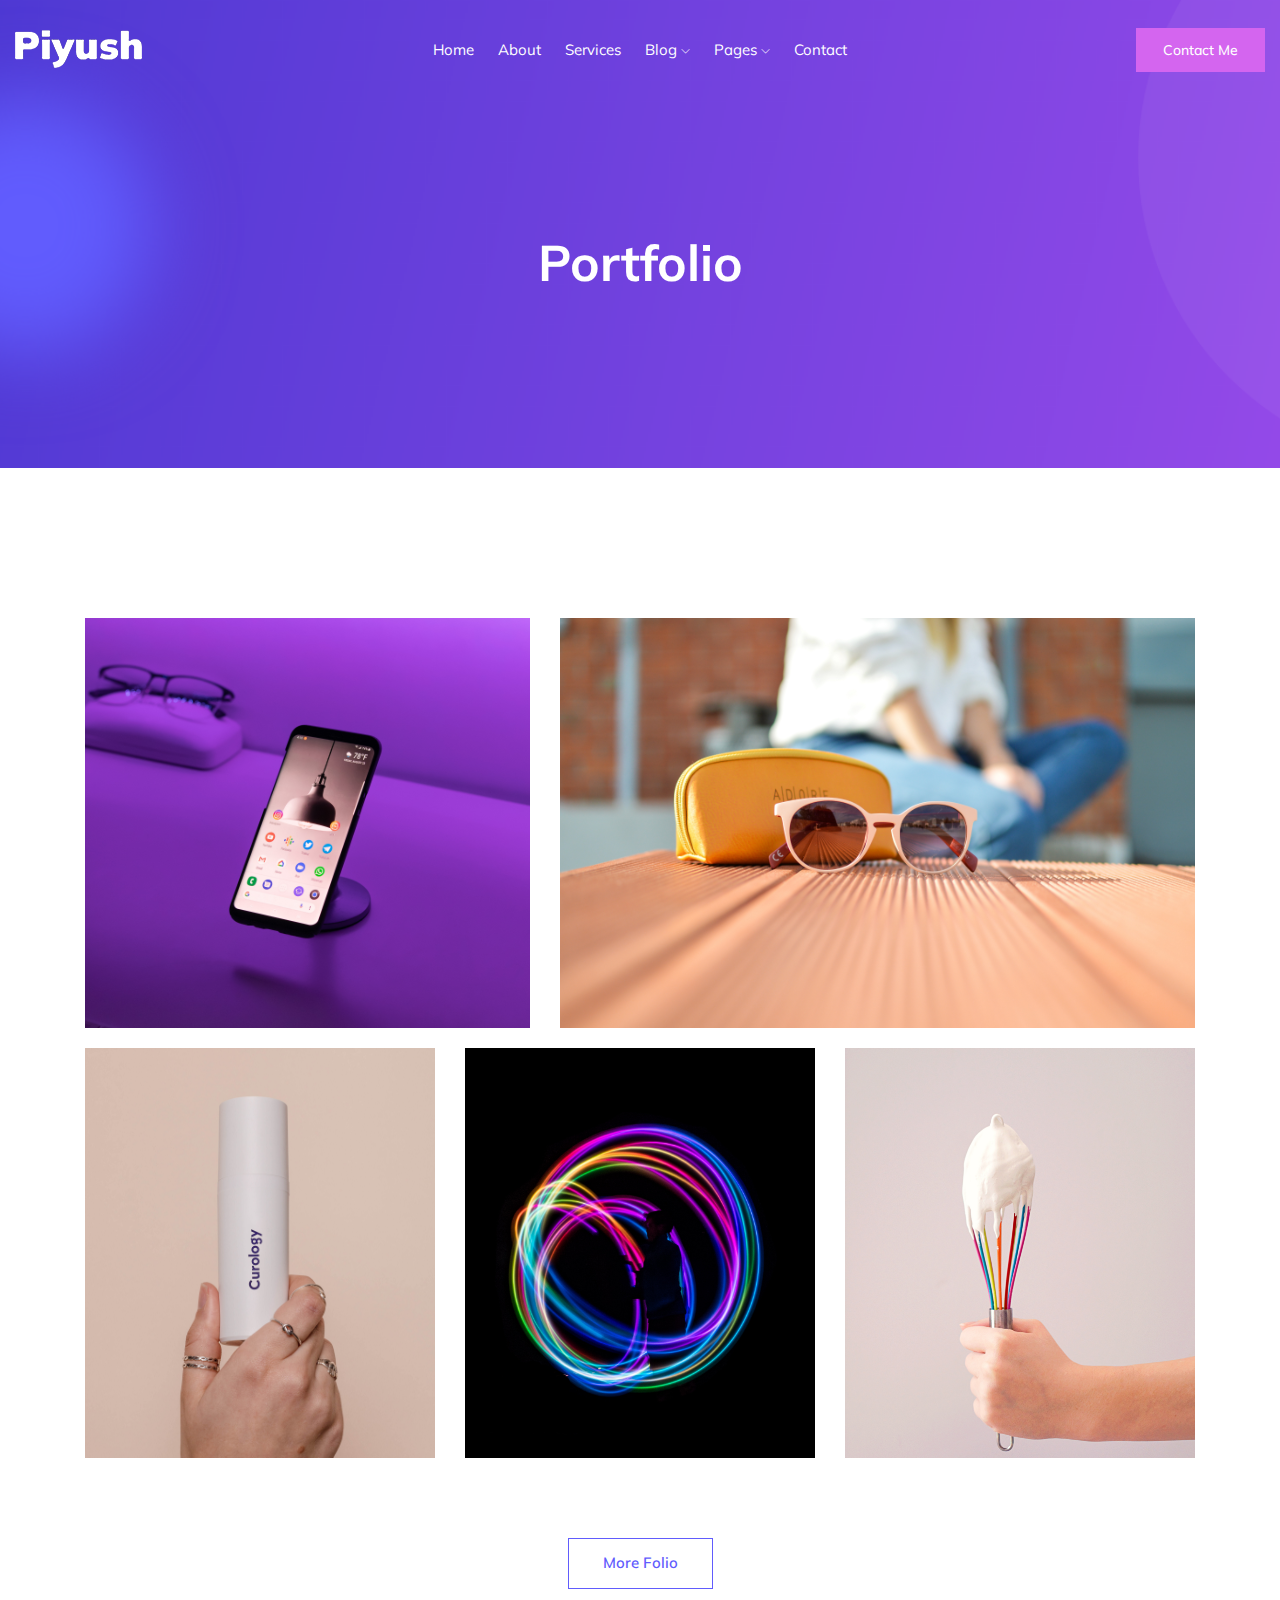
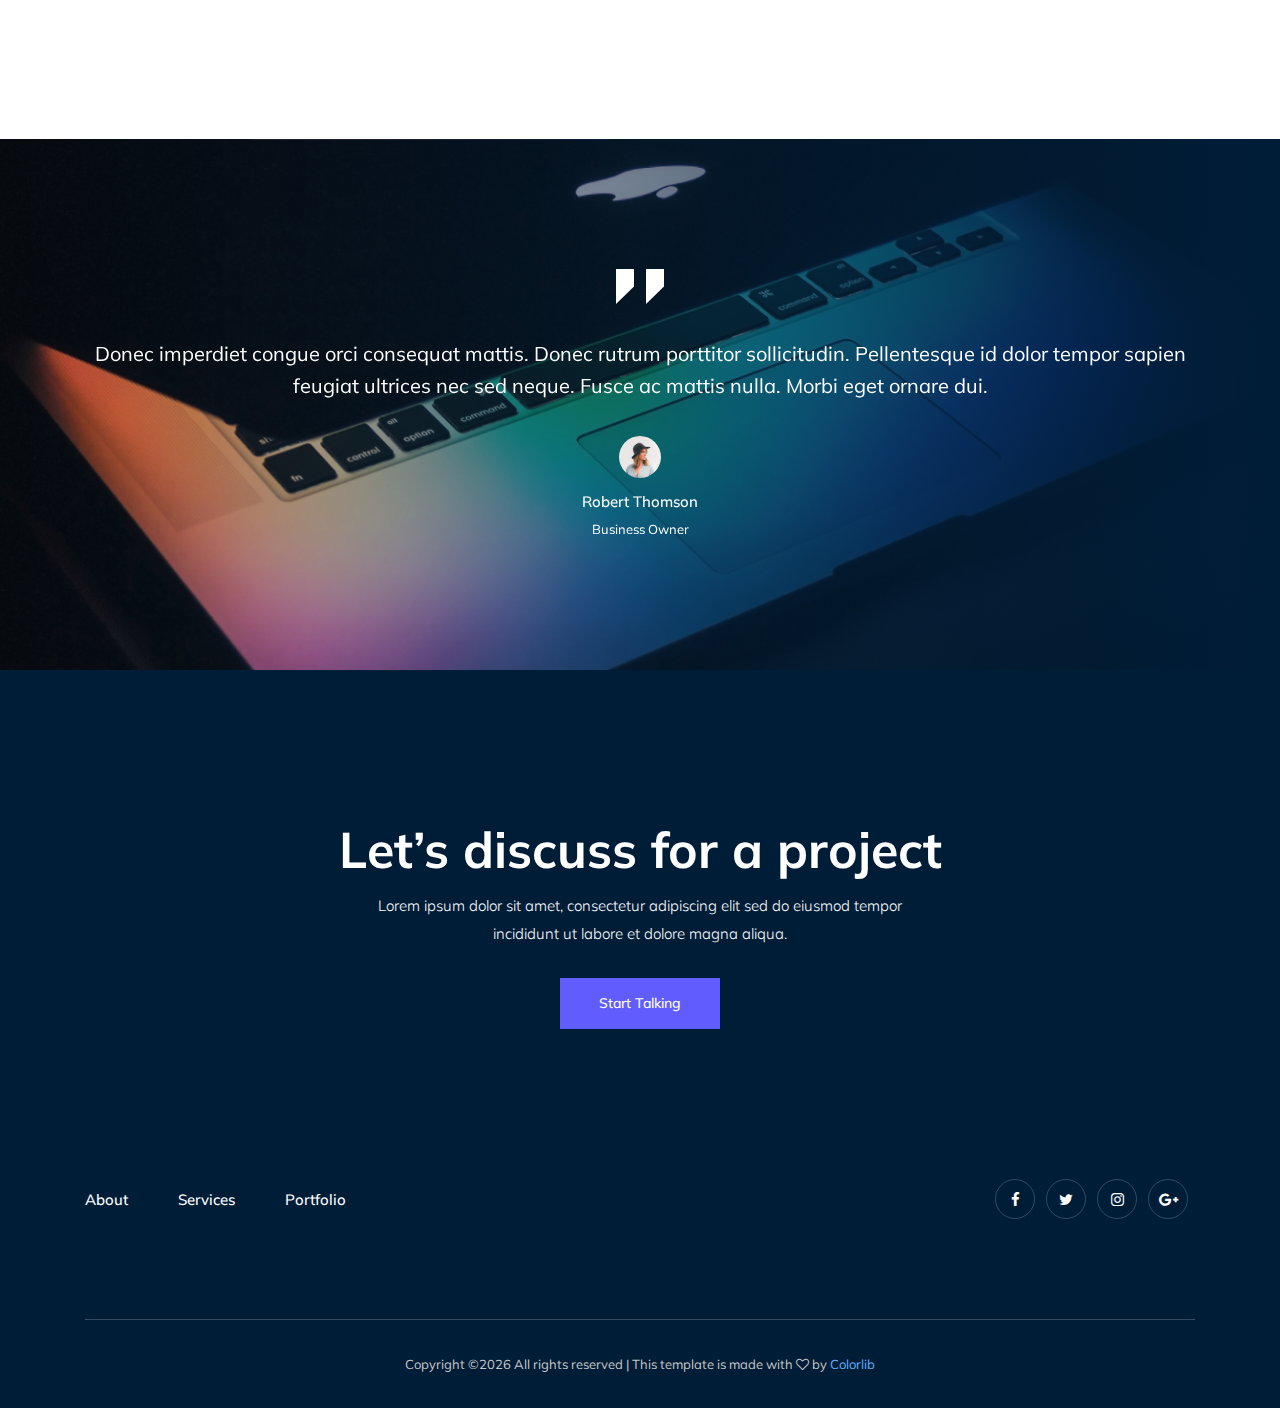
<file: portfolio.html>
<!doctype html>
<html class="no-js" lang="zxx">

<head>
    <meta charset="utf-8">
    <meta http-equiv="x-ua-compatible" content="ie=edge">
    <title>Melan</title>
    <meta name="description" content="">
    <meta name="viewport" content="width=device-width, initial-scale=1">

    <!-- <link rel="manifest" href="site.webmanifest"> -->
    <!-- Place favicon.ico in the root directory -->

    <!-- CSS here -->
    <link rel="stylesheet" href="css/bootstrap.min.css">
    <link rel="stylesheet" href="css/owl.carousel.min.css">
    <link rel="stylesheet" href="css/magnific-popup.css">
    <link rel="stylesheet" href="css/font-awesome.min.css">
    <link rel="stylesheet" href="css/themify-icons.css">
    <link rel="stylesheet" href="css/nice-select.css">
    <link rel="stylesheet" href="css/flaticon.css">
    <link rel="stylesheet" href="css/gijgo.css">
    <link rel="stylesheet" href="css/animate.min.css">
    <link rel="stylesheet" href="css/slick.css">
    <link rel="stylesheet" href="css/slicknav.css">
    <link rel="stylesheet" href="css/style.css">
    <!-- <link rel="stylesheet" href="css/responsive.css"> -->
</head>

<body>
    <!--[if lte IE 9]>
            <p class="browserupgrade">You are using an <strong>outdated</strong> browser. Please <a href="https://browsehappy.com/">upgrade your browser</a> to improve your experience and security.</p>
        <![endif]-->

    <!-- header-start -->
    <header>
        <div class="header-area ">
            <div id="sticky-header" class="main-header-area">
                <div class="container-fluid">
                    <div class="row align-items-center">
                        <div class="col-xl-3 col-lg-2">
                            <div class="logo">
                                <a href="index.html">
                                    <img src="img/logo.png" alt="">
                                </a>
                            </div>
                        </div>
                        <div class="col-xl-6 col-lg-7">
                            <div class="main-menu  d-none d-lg-block">
                                <nav>
                                    <ul id="navigation">
                                        <li><a class="active" href="index.html">home</a></li>
                                        <li><a href="about.html">About</a></li>
                                        <li><a href="services.html">Services</a></li>
                                        <li><a href="#">blog <i class="ti-angle-down"></i></a>
                                            <ul class="submenu">
                                                <li><a href="blog.html">blog</a></li>
                                                <li><a href="single-blog.html">single-blog</a></li>
                                            </ul>
                                        </li>
                                        <li><a href="#">pages <i class="ti-angle-down"></i></a>
                                            <ul class="submenu">
                                                <li><a href="portfolio.html">Portfolio</a></li>
                                                 <li><a href="elements.html">elements</a></li>
                                            </ul>
                                        </li>
                                        <li><a href="contact.html">Contact</a></li>
                                    </ul>
                                </nav>
                            </div>
                        </div>
                        <div class="col-xl-3 col-lg-3 d-none d-lg-block">
                            <div class="Appointment">
                                <div class="book_btn d-none d-lg-block">
                                    <a  href="#">Contact Me</a>
                                </div>
                            </div>
                        </div>
                        <div class="col-12">
                            <div class="mobile_menu d-block d-lg-none"></div>
                        </div>
                    </div>

                </div>
            </div>
        </div>
    </header>
    <!-- header-end -->

    <!-- bradcam_area  -->
    <div class="bradcam_area bradcam_bg_1">
        <div class="container">
            <div class="row">
                <div class="col-xl-12">
                    <div class="bradcam_text text-center">
                        <h3>Portfolio</h3>
                    </div>
                </div>
            </div>
        </div>
    </div>
    <!-- /bradcam_area  -->

    <!-- portfolio_image_area  -->
    <div class="portfolio_image_area dec_margin">
        <div class="container">
            <div class="row">
                <div class="col-xl-5 col-md-5">
                    <div class="single_Portfolio">
                        <div class="portfolio_thumb">
                            <img src="img/portfolio/1.png" alt="">
                        </div>
                        <a href="img/portfolio/1.png" class="popup popup-image"></a>
                        <div class="portfolio_hover">
                            <div class="title">
                                    <h3>Product Design</h3>
                            </div>
                        </div>
                    </div>
                </div>
                <div class="col-xl-7 col-md-7">
                    <div class="single_Portfolio">
                        <div class="portfolio_thumb">
                            <img src="img/portfolio/2.png" alt="">
                        </div>
                        <a href="img/portfolio/2.png" class="popup popup-image"></a>
                        <div class="portfolio_hover">
                            <div class="title">
                                    <h3>Product Design</h3>
                            </div>
                        </div>
                    </div>
                </div>
                <div class="col-xl-4 col-md-6 col-lg-4">
                    <div class="single_Portfolio">
                        <div class="portfolio_thumb">
                            <img src="img/portfolio/3.png" alt="">
                        </div>
                        <a href="img/portfolio/3.png" class="popup popup-image"></a>
                        <div class="portfolio_hover">
                            <div class="title">
                                    <h3>Product Design</h3>
                            </div>
                        </div>
                    </div>
                </div>
                <div class="col-xl-4 col-md-6 col-lg-4">
                    <div class="single_Portfolio">
                        <div class="portfolio_thumb">
                            <img src="img/portfolio/4.png" alt="">
                        </div>
                        <a href="img/portfolio/4.png" class="popup popup-image"></a>
                        <div class="portfolio_hover">
                            <div class="title">
                                    <h3>Product Design</h3>
                            </div>
                        </div>
                    </div>
                </div>
                <div class="col-xl-4 col-md-12 col-lg-4">
                    <div class="single_Portfolio">
                        <div class="portfolio_thumb">
                            <img src="img/portfolio/5.png" alt="">
                        </div>
                        <a href="img/portfolio/5.png" class="popup popup-image"></a>
                        <div class="portfolio_hover">
                            <div class="title">
                                    <h3>Product Design</h3>
                            </div>
                        </div>
                    </div>
                </div>
            </div>
            <div class="row">
                <div class="col-xl-12">
                    <div class="more_portfolio text-center">
                        <a class="line_btn" href="#">More Folio</a>
                    </div>
                </div>
            </div>
        </div>
    </div>
    <!--/ portfolio_image_area  -->
    <!-- testimonial_area  -->
    <div class="testimonial_area ">
            <div class="container">
                <div class="row">
                    <div class="col-xl-12">
                        <div class="testmonial_active owl-carousel">
                            <div class="single_carousel">
                                    <div class="single_testmonial text-center">
                                            <div class="quote">
                                                <img src="img/testmonial/quote.svg" alt="">
                                            </div>
                                            <p>Donec imperdiet congue orci consequat mattis. Donec rutrum porttitor <br> 
                                                    sollicitudin. Pellentesque id dolor tempor sapien feugiat ultrices nec sed neque.  <br>
                                                    Fusce ac mattis nulla. Morbi eget ornare dui. </p>
                                            <div class="testmonial_author">
                                                <div class="thumb">
                                                        <img src="img/testmonial/thumb.png" alt="">
                                                </div>
                                                <h3>Robert Thomson</h3>
                                                <span>Business Owner</span>
                                            </div>
                                        </div>
                            </div>
                            <div class="single_carousel">
                                    <div class="single_testmonial text-center">
                                            <div class="quote">
                                                <img src="img/testmonial/quote.svg" alt="">
                                            </div>
                                            <p>Donec imperdiet congue orci consequat mattis. Donec rutrum porttitor <br> 
                                                    sollicitudin. Pellentesque id dolor tempor sapien feugiat ultrices nec sed neque.  <br>
                                                    Fusce ac mattis nulla. Morbi eget ornare dui. </p>
                                            <div class="testmonial_author">
                                                <div class="thumb">
                                                        <img src="img/testmonial/thumb.png" alt="">
                                                </div>
                                                <h3>Robert Thomson</h3>
                                                <span>Business Owner</span>
                                            </div>
                                        </div>
                            </div>
                            <div class="single_carousel">
                                    <div class="single_testmonial text-center">
                                            <div class="quote">
                                                <img src="img/testmonial/quote.svg" alt="">
                                            </div>
                                            <p>Donec imperdiet congue orci consequat mattis. Donec rutrum porttitor <br> 
                                                    sollicitudin. Pellentesque id dolor tempor sapien feugiat ultrices nec sed neque.  <br>
                                                    Fusce ac mattis nulla. Morbi eget ornare dui. </p>
                                            <div class="testmonial_author">
                                                <div class="thumb">
                                                        <img src="img/testmonial/thumb.png" alt="">
                                                </div>
                                                <h3>Robert Thomson</h3>
                                                <span>Business Owner</span>
                                            </div>
                                        </div>
                            </div>
                        </div>
                    </div>
                </div>
            </div>
        </div>
        <!-- /testimonial_area  -->
    
    <div class="discuss_projects">
        <div class="container">
            <div class="row">
                <div class="col-xl-12">
                    <div class="project_text text-center">
                        <h3>Let’s discuss for a project</h3>
                        <p>Lorem ipsum dolor sit amet, consectetur adipiscing elit sed do eiusmod tempor <br> incididunt ut labore et dolore magna aliqua.</p>
                        <a class="boxed-btn3" href="#">Start Talking</a>
                    </div>
                </div>
            </div>
        </div>
    </div>

    <!-- footer start -->
    <footer class="footer">
        <div class="footer_top">
            <div class="container">
                <div class="row align-items-center">
                    <div class="col-xl-6 col-md-6">
                        <div class="menu_links">
                            <ul>
                                <li><a href="#">About</a></li>
                                <li><a href="#">Services</a></li>
                                <li><a href="#">Portfolio</a></li>
                            </ul>
                        </div>
                    </div>
                    <div class="col-xl-6 col-md-6">
                        <div class="socail_links">
                            <ul>
                                <li><a href="#"> <i class="fa fa-facebook"></i> </a></li>
                                <li><a href="#"> <i class="fa fa-twitter"></i> </a></li>
                                <li><a href="#"> <i class="fa fa-instagram"></i> </a></li>
                                <li><a href="#"> <i class="fa fa-google-plus"></i> </a></li>
                            </ul>
                        </div>
                    </div>
                </div>
            </div>
        </div>
        <div class="copy-right_text">
            <div class="container">
                <div class="footer_border"></div>
                <div class="row">
                    <div class="col-xl-12">
                        <p class="copy_right text-center">
                            <!-- Link back to Colorlib can't be removed. Template is licensed under CC BY 3.0. -->
Copyright &copy;<script>document.write(new Date().getFullYear());</script> All rights reserved | This template is made with <i class="fa fa-heart-o" aria-hidden="true"></i> by <a href="https://colorlib.com" target="_blank">Colorlib</a>
<!-- Link back to Colorlib can't be removed. Template is licensed under CC BY 3.0. -->
                        </p>
                    </div>
                </div>
            </div>
        </div>
    </footer>
    <!--/ footer end  -->

    <!-- JS here -->
    <script src="js/vendor/modernizr-3.5.0.min.js"></script>
    <script src="js/vendor/jquery-1.12.4.min.js"></script>
    <script src="js/popper.min.js"></script>
    <script src="js/bootstrap.min.js"></script>
    <script src="js/owl.carousel.min.js"></script>
    <script src="js/isotope.pkgd.min.js"></script>
    <script src="js/ajax-form.js"></script>
    <script src="js/waypoints.min.js"></script>
    <script src="js/jquery.counterup.min.js"></script>
    <script src="js/imagesloaded.pkgd.min.js"></script>
    <script src="js/scrollIt.js"></script>
    <script src="js/jquery.scrollUp.min.js"></script>
    <script src="js/wow.min.js"></script>
    <script src="js/nice-select.min.js"></script>
    <script src="js/jquery.slicknav.min.js"></script>
    <script src="js/jquery.magnific-popup.min.js"></script>
    <script src="js/plugins.js"></script>
    <script src="js/gijgo.min.js"></script>

    <!--contact js-->
    <script src="js/contact.js"></script>
    <script src="js/jquery.ajaxchimp.min.js"></script>
    <script src="js/jquery.form.js"></script>
    <script src="js/jquery.validate.min.js"></script>
    <script src="js/mail-script.js"></script>

    <script src="js/main.js"></script>
</body>

</html>
</file>
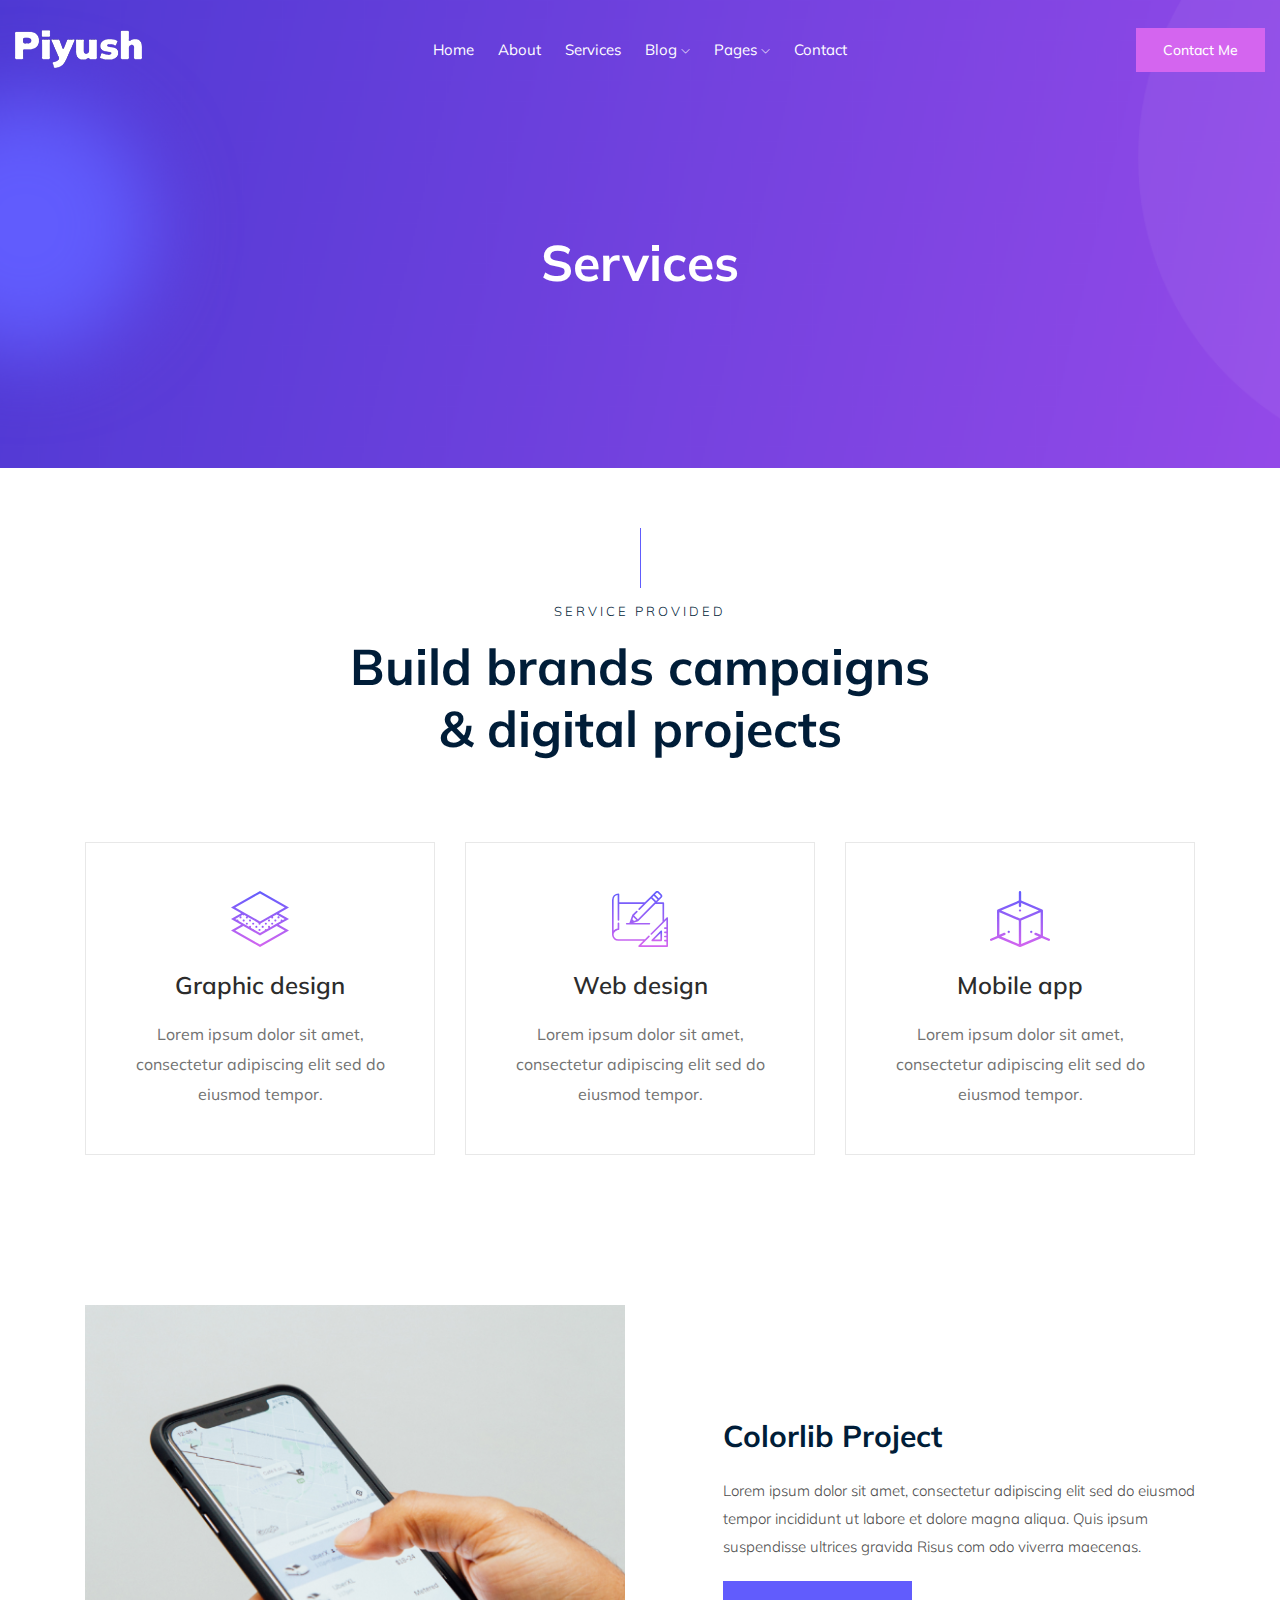
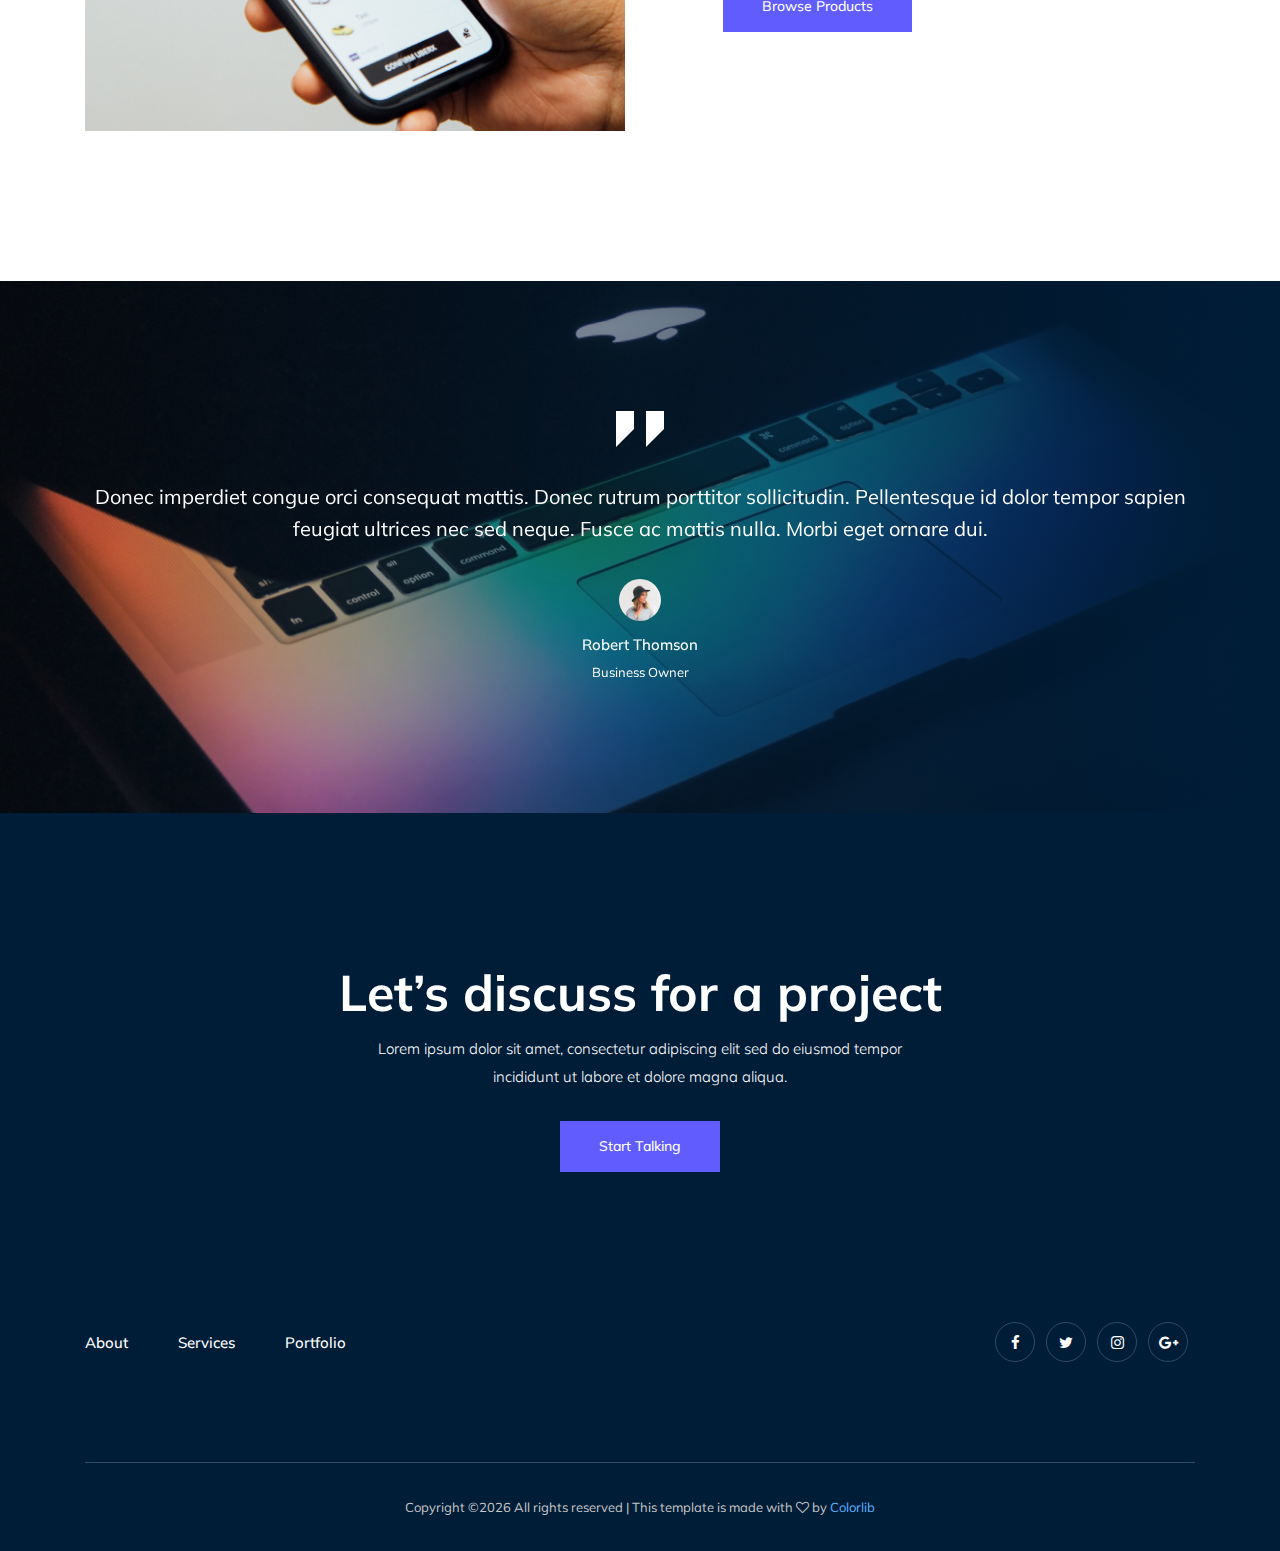
<file: services.html>
<!doctype html>
<html class="no-js" lang="zxx">

<head>
    <meta charset="utf-8">
    <meta http-equiv="x-ua-compatible" content="ie=edge">
    <title>Melan</title>
    <meta name="description" content="">
    <meta name="viewport" content="width=device-width, initial-scale=1">

    <!-- <link rel="manifest" href="site.webmanifest"> -->
    <!-- Place favicon.ico in the root directory -->

    <!-- CSS here -->
    <link rel="stylesheet" href="css/bootstrap.min.css">
    <link rel="stylesheet" href="css/owl.carousel.min.css">
    <link rel="stylesheet" href="css/magnific-popup.css">
    <link rel="stylesheet" href="css/font-awesome.min.css">
    <link rel="stylesheet" href="css/themify-icons.css">
    <link rel="stylesheet" href="css/nice-select.css">
    <link rel="stylesheet" href="css/flaticon.css">
    <link rel="stylesheet" href="css/gijgo.css">
    <link rel="stylesheet" href="css/animate.min.css">
    <link rel="stylesheet" href="css/slick.css">
    <link rel="stylesheet" href="css/slicknav.css">
    <link rel="stylesheet" href="css/style.css">
    <!-- <link rel="stylesheet" href="css/responsive.css"> -->
</head>

<body>
    <!--[if lte IE 9]>
            <p class="browserupgrade">You are using an <strong>outdated</strong> browser. Please <a href="https://browsehappy.com/">upgrade your browser</a> to improve your experience and security.</p>
        <![endif]-->

    <!-- header-start -->
    <header>
        <div class="header-area ">
            <div id="sticky-header" class="main-header-area">
                <div class="container-fluid">
                    <div class="row align-items-center">
                        <div class="col-xl-3 col-lg-2">
                            <div class="logo">
                                <a href="index.html">
                                    <img src="img/logo.png" alt="">
                                </a>
                            </div>
                        </div>
                        <div class="col-xl-6 col-lg-7">
                            <div class="main-menu  d-none d-lg-block">
                                <nav>
                                    <ul id="navigation">
                                        <li><a class="active" href="index.html">home</a></li>
                                        <li><a href="about.html">About</a></li>
                                        <li><a href="services.html">Services</a></li>
                                        <li><a href="#">blog <i class="ti-angle-down"></i></a>
                                            <ul class="submenu">
                                                <li><a href="blog.html">blog</a></li>
                                                <li><a href="single-blog.html">single-blog</a></li>
                                            </ul>
                                        </li>
                                        <li><a href="#">pages <i class="ti-angle-down"></i></a>
                                            <ul class="submenu">
                                                <li><a href="portfolio.html">Portfolio</a></li>
                                                 <li><a href="elements.html">elements</a></li>
                                            </ul>
                                        </li>
                                        <li><a href="contact.html">Contact</a></li>
                                    </ul>
                                </nav>
                            </div>
                        </div>
                        <div class="col-xl-3 col-lg-3 d-none d-lg-block">
                            <div class="Appointment">
                                <div class="book_btn d-none d-lg-block">
                                    <a  href="#">Contact Me</a>
                                </div>
                            </div>
                        </div>
                        <div class="col-12">
                            <div class="mobile_menu d-block d-lg-none"></div>
                        </div>
                    </div>

                </div>
            </div>
        </div>
    </header>
    <!-- header-end -->

    <!-- bradcam_area  -->
    <div class="bradcam_area bradcam_bg_1">
        <div class="container">
            <div class="row">
                <div class="col-xl-12">
                    <div class="bradcam_text text-center">
                        <h3>Services</h3>
                    </div>
                </div>
            </div>
        </div>
    </div>
    <!-- /bradcam_area  -->
    <!-- service_area  -->
    <div class="service_area">
        <div class="container">
            <div class="row">
                <div class="col-xl-12">
                    <div class="section_title text-center mb-65">
                        <span>Service Provided</span>
                        <h3>Build brands campaigns  <br>
                                & digital projects</h3>
                    </div>
                </div>
            </div>
            <div class="row">
                <div class="col-xl-4 col-md-4">
                    <div class="single_service text-center">
                        <div class="icon">
                            <img src="img/svg_icon/1.svg" alt="">
                        </div>
                        <h3>Graphic design</h3>
                        <p>Lorem ipsum dolor sit amet, consectetur adipiscing elit sed do eiusmod tempor.</p>
                    </div>
                </div>
                <div class="col-xl-4 col-md-4">
                    <div class="single_service text-center">
                        <div class="icon">
                            <img src="img/svg_icon/2.svg" alt="">
                        </div>
                        <h3>Web design</h3>
                        <p>Lorem ipsum dolor sit amet, consectetur adipiscing elit sed do eiusmod tempor.</p>
                    </div>
                </div>
                <div class="col-xl-4 col-md-4">
                    <div class="single_service text-center">
                        <div class="icon">
                            <img src="img/svg_icon/3.svg" alt="">
                        </div>
                        <h3>Mobile app</h3>
                        <p>Lorem ipsum dolor sit amet, consectetur adipiscing elit sed do eiusmod tempor.</p>
                    </div>
                </div>
            </div>
        </div>
    </div>
    <!--/ service_area  -->

    <div class="project_area">
        <div class="container">
            <div class="row align-items-center">
                <div class="col-xl-6">
                    <div class="projects_thumb">
                        <img src="img/about/projects.png" alt="">
                    </div>
                </div>
                <div class="col-xl-6">
                    <div class="projects_info">
                        <h3>Colorlib Project</h3>
                        <p>Lorem ipsum dolor sit amet, consectetur adipiscing elit sed do eiusmod tempor incididunt ut labore et dolore magna aliqua. Quis ipsum suspendisse ultrices gravida Risus com odo viverra maecenas.</p>
                        <a href="#" class="boxed-btn3">Browse Products</a>
                    </div>
                </div>
            </div>
        </div>
    </div>

    <!-- testimonial_area  -->
    <div class="testimonial_area ">
            <div class="container">
                <div class="row">
                    <div class="col-xl-12">
                        <div class="testmonial_active owl-carousel">
                            <div class="single_carousel">
                                    <div class="single_testmonial text-center">
                                            <div class="quote">
                                                <img src="img/testmonial/quote.svg" alt="">
                                            </div>
                                            <p>Donec imperdiet congue orci consequat mattis. Donec rutrum porttitor <br> 
                                                    sollicitudin. Pellentesque id dolor tempor sapien feugiat ultrices nec sed neque.  <br>
                                                    Fusce ac mattis nulla. Morbi eget ornare dui. </p>
                                            <div class="testmonial_author">
                                                <div class="thumb">
                                                        <img src="img/testmonial/thumb.png" alt="">
                                                </div>
                                                <h3>Robert Thomson</h3>
                                                <span>Business Owner</span>
                                            </div>
                                        </div>
                            </div>
                            <div class="single_carousel">
                                    <div class="single_testmonial text-center">
                                            <div class="quote">
                                                <img src="img/testmonial/quote.svg" alt="">
                                            </div>
                                            <p>Donec imperdiet congue orci consequat mattis. Donec rutrum porttitor <br> 
                                                    sollicitudin. Pellentesque id dolor tempor sapien feugiat ultrices nec sed neque.  <br>
                                                    Fusce ac mattis nulla. Morbi eget ornare dui. </p>
                                            <div class="testmonial_author">
                                                <div class="thumb">
                                                        <img src="img/testmonial/thumb.png" alt="">
                                                </div>
                                                <h3>Robert Thomson</h3>
                                                <span>Business Owner</span>
                                            </div>
                                        </div>
                            </div>
                            <div class="single_carousel">
                                    <div class="single_testmonial text-center">
                                            <div class="quote">
                                                <img src="img/testmonial/quote.svg" alt="">
                                            </div>
                                            <p>Donec imperdiet congue orci consequat mattis. Donec rutrum porttitor <br> 
                                                    sollicitudin. Pellentesque id dolor tempor sapien feugiat ultrices nec sed neque.  <br>
                                                    Fusce ac mattis nulla. Morbi eget ornare dui. </p>
                                            <div class="testmonial_author">
                                                <div class="thumb">
                                                        <img src="img/testmonial/thumb.png" alt="">
                                                </div>
                                                <h3>Robert Thomson</h3>
                                                <span>Business Owner</span>
                                            </div>
                                        </div>
                            </div>
                        </div>
                    </div>
                </div>
            </div>
        </div>
        <!-- /testimonial_area  -->
    
    <div class="discuss_projects">
        <div class="container">
            <div class="row">
                <div class="col-xl-12">
                    <div class="project_text text-center">
                        <h3>Let’s discuss for a project</h3>
                        <p>Lorem ipsum dolor sit amet, consectetur adipiscing elit sed do eiusmod tempor <br> incididunt ut labore et dolore magna aliqua.</p>
                        <a class="boxed-btn3" href="#">Start Talking</a>
                    </div>
                </div>
            </div>
        </div>
    </div>

    <!-- footer start -->
    <footer class="footer">
        <div class="footer_top">
            <div class="container">
                <div class="row align-items-center">
                    <div class="col-xl-6 col-md-6">
                        <div class="menu_links">
                            <ul>
                                <li><a href="#">About</a></li>
                                <li><a href="#">Services</a></li>
                                <li><a href="#">Portfolio</a></li>
                            </ul>
                        </div>
                    </div>
                    <div class="col-xl-6 col-md-6">
                        <div class="socail_links">
                            <ul>
                                <li><a href="#"> <i class="fa fa-facebook"></i> </a></li>
                                <li><a href="#"> <i class="fa fa-twitter"></i> </a></li>
                                <li><a href="#"> <i class="fa fa-instagram"></i> </a></li>
                                <li><a href="#"> <i class="fa fa-google-plus"></i> </a></li>
                            </ul>
                        </div>
                    </div>
                </div>
            </div>
        </div>
        <div class="copy-right_text">
            <div class="container">
                <div class="footer_border"></div>
                <div class="row">
                    <div class="col-xl-12">
                        <p class="copy_right text-center">
                            <!-- Link back to Colorlib can't be removed. Template is licensed under CC BY 3.0. -->
Copyright &copy;<script>document.write(new Date().getFullYear());</script> All rights reserved | This template is made with <i class="fa fa-heart-o" aria-hidden="true"></i> by <a href="https://colorlib.com" target="_blank">Colorlib</a>
<!-- Link back to Colorlib can't be removed. Template is licensed under CC BY 3.0. -->
                        </p>
                    </div>
                </div>
            </div>
        </div>
    </footer>
    <!--/ footer end  -->

    <!-- JS here -->
    <script src="js/vendor/modernizr-3.5.0.min.js"></script>
    <script src="js/vendor/jquery-1.12.4.min.js"></script>
    <script src="js/popper.min.js"></script>
    <script src="js/bootstrap.min.js"></script>
    <script src="js/owl.carousel.min.js"></script>
    <script src="js/isotope.pkgd.min.js"></script>
    <script src="js/ajax-form.js"></script>
    <script src="js/waypoints.min.js"></script>
    <script src="js/jquery.counterup.min.js"></script>
    <script src="js/imagesloaded.pkgd.min.js"></script>
    <script src="js/scrollIt.js"></script>
    <script src="js/jquery.scrollUp.min.js"></script>
    <script src="js/wow.min.js"></script>
    <script src="js/nice-select.min.js"></script>
    <script src="js/jquery.slicknav.min.js"></script>
    <script src="js/jquery.magnific-popup.min.js"></script>
    <script src="js/plugins.js"></script>
    <script src="js/gijgo.min.js"></script>

    <!--contact js-->
    <script src="js/contact.js"></script>
    <script src="js/jquery.ajaxchimp.min.js"></script>
    <script src="js/jquery.form.js"></script>
    <script src="js/jquery.validate.min.js"></script>
    <script src="js/mail-script.js"></script>

    <script src="js/main.js"></script>
</body>

</html>
</file>
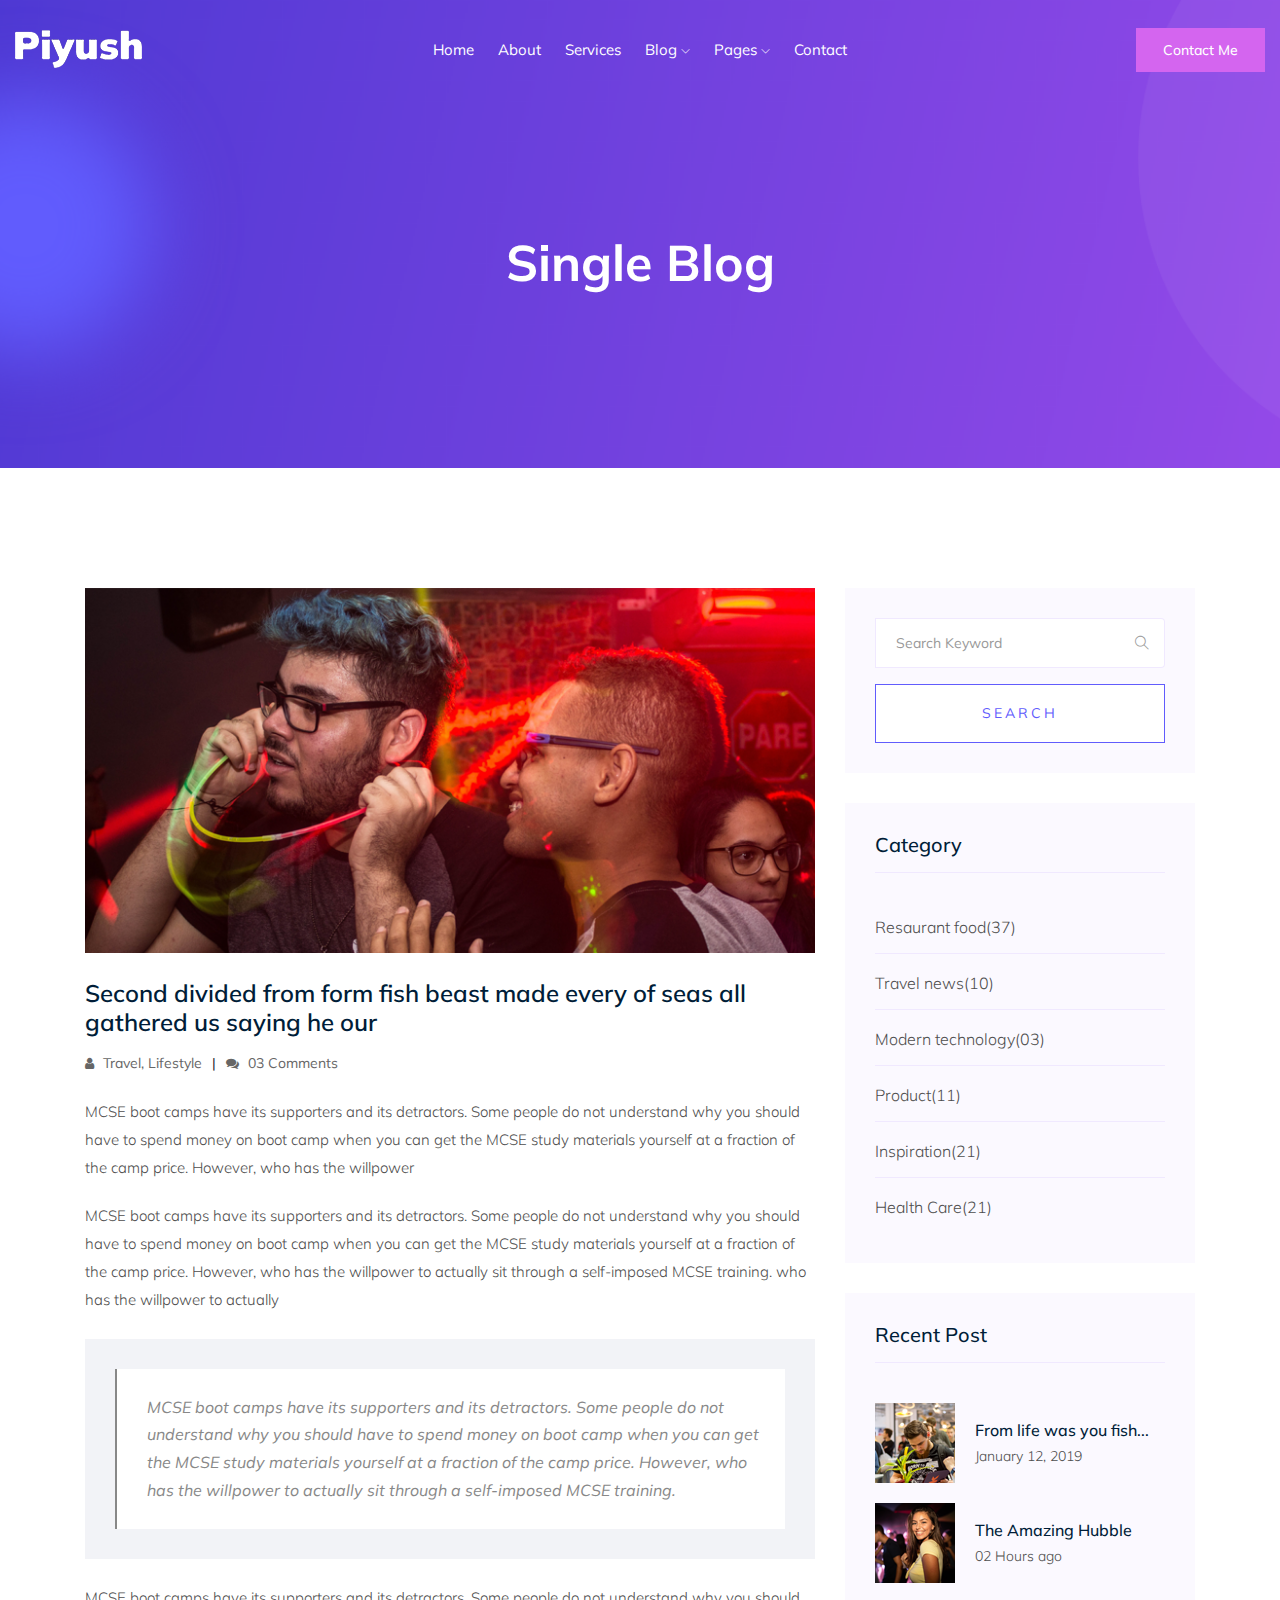
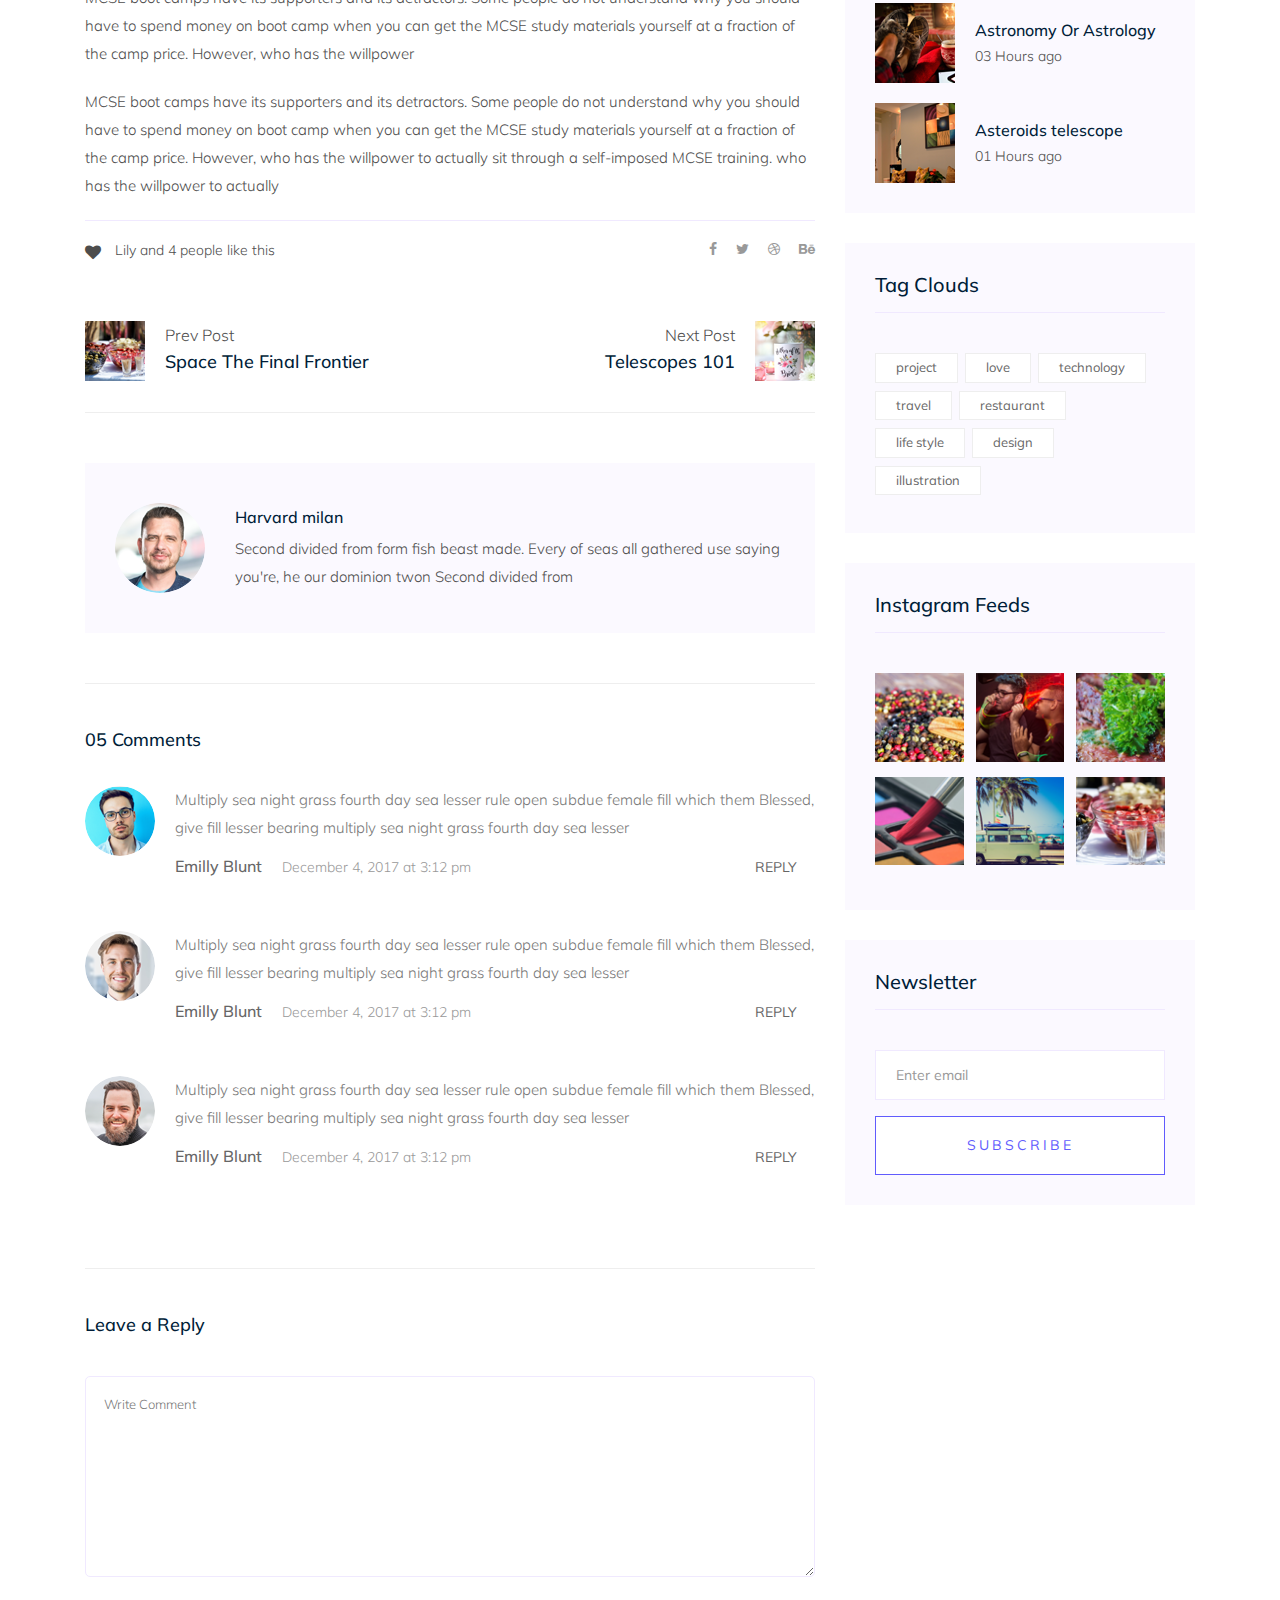
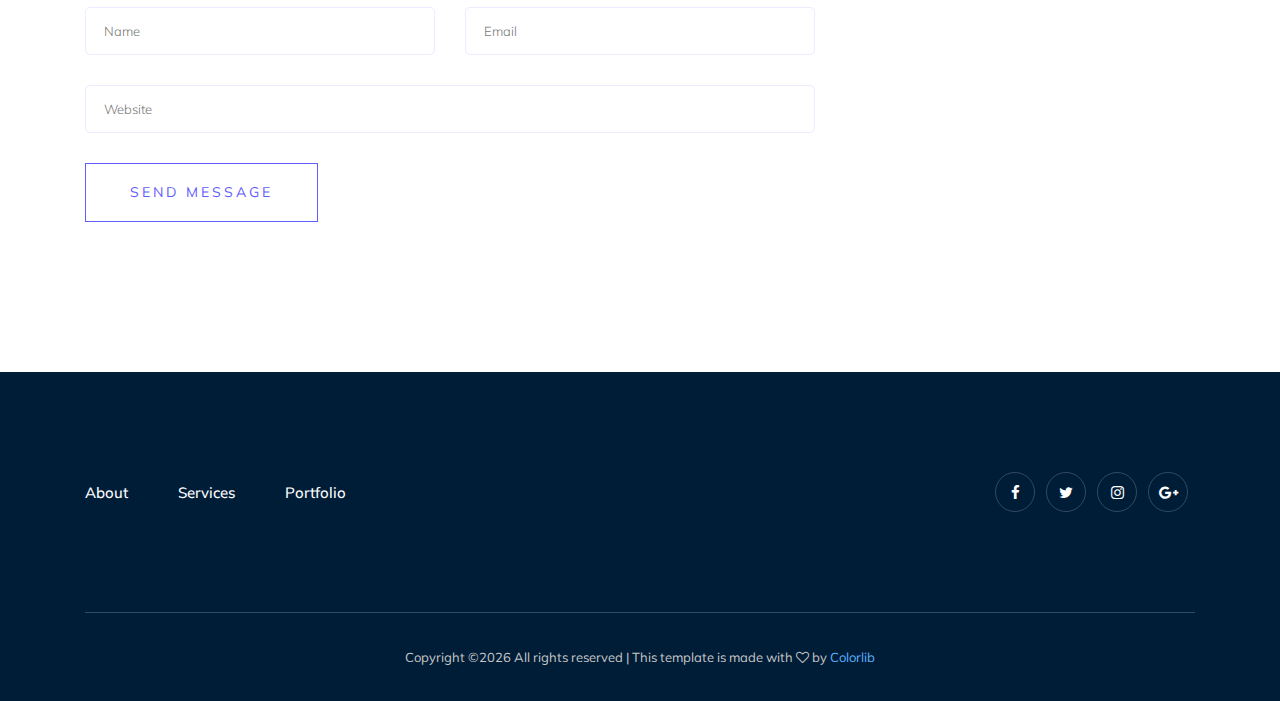
<file: single-blog.html>
<!doctype html>
<html class="no-js" lang="zxx">

<head>
   <meta charset="utf-8">
   <meta http-equiv="x-ua-compatible" content="ie=edge">
   <title>Melan</title>
   <meta name="description" content="">
   <meta name="viewport" content="width=device-width, initial-scale=1">

   <!-- <link rel="manifest" href="site.webmanifest"> -->
   <!-- Place favicon.ico in the root directory -->

   <!-- CSS here -->
   <link rel="stylesheet" href="css/bootstrap.min.css">
   <link rel="stylesheet" href="css/owl.carousel.min.css">
   <link rel="stylesheet" href="css/magnific-popup.css">
   <link rel="stylesheet" href="css/font-awesome.min.css">
   <link rel="stylesheet" href="css/themify-icons.css">
   <link rel="stylesheet" href="css/nice-select.css">
   <link rel="stylesheet" href="css/flaticon.css">
   <link rel="stylesheet" href="css/gijgo.css">
   <link rel="stylesheet" href="css/animate.min.css">
   <link rel="stylesheet" href="css/slicknav.css">
   <link rel="stylesheet" href="css/style.css">
   <!-- <link rel="stylesheet" href="css/responsive.css"> -->
</head>

<body>
   <!--[if lte IE 9]>
            <p class="browserupgrade">You are using an <strong>outdated</strong> browser. Please <a href="https://browsehappy.com/">upgrade your browser</a> to improve your experience and security.</p>
        <![endif]-->
    <!-- header-start -->
    <header>
         <div class="header-area ">
             <div id="sticky-header" class="main-header-area">
                 <div class="container-fluid">
                     <div class="row align-items-center">
                         <div class="col-xl-3 col-lg-2">
                             <div class="logo">
                                 <a href="index.html">
                                     <img src="img/logo.png" alt="">
                                 </a>
                             </div>
                         </div>
                         <div class="col-xl-6 col-lg-7">
                             <div class="main-menu  d-none d-lg-block">
                                 <nav>
                                     <ul id="navigation">
                                         <li><a class="active" href="index.html">home</a></li>
                                         <li><a href="about.html">About</a></li>
                                         <li><a href="services.html">Services</a></li>
                                         <li><a href="#">blog <i class="ti-angle-down"></i></a>
                                             <ul class="submenu">
                                                 <li><a href="blog.html">blog</a></li>
                                                 <li><a href="single-blog.html">single-blog</a></li>
                                             </ul>
                                         </li>
                                         <li><a href="#">pages <i class="ti-angle-down"></i></a>
                                             <ul class="submenu">
                                                  <li><a href="elements.html">elements</a></li>
                                             </ul>
                                         </li>
                                         <li><a href="contact.html">Contact</a></li>
                                     </ul>
                                 </nav>
                             </div>
                         </div>
                         <div class="col-xl-3 col-lg-3 d-none d-lg-block">
                             <div class="Appointment">
                                 <div class="book_btn d-none d-lg-block">
                                     <a  href="#">Contact Me</a>
                                 </div>
                             </div>
                         </div>
                         <div class="col-12">
                             <div class="mobile_menu d-block d-lg-none"></div>
                         </div>
                     </div>
 
                 </div>
             </div>
         </div>
     </header>
     <!-- header-end -->
 
     <!-- bradcam_area  -->
     <div class="bradcam_area bradcam_bg_1">
         <div class="container">
             <div class="row">
                 <div class="col-xl-12">
                     <div class="bradcam_text text-center">
                         <h3>Single Blog</h3>
                     </div>
                 </div>
             </div>
         </div>
     </div>
     <!-- /bradcam_area  -->

   <!--================Blog Area =================-->
   <section class="blog_area single-post-area section-padding">
      <div class="container">
         <div class="row">
            <div class="col-lg-8 posts-list">
               <div class="single-post">
                  <div class="feature-img">
                     <img class="img-fluid" src="img/blog/single_blog_1.png" alt="">
                  </div>
                  <div class="blog_details">
                     <h2>Second divided from form fish beast made every of seas
                        all gathered us saying he our
                     </h2>
                     <ul class="blog-info-link mt-3 mb-4">
                        <li><a href="#"><i class="fa fa-user"></i> Travel, Lifestyle</a></li>
                        <li><a href="#"><i class="fa fa-comments"></i> 03 Comments</a></li>
                     </ul>
                     <p class="excert">
                        MCSE boot camps have its supporters and its detractors. Some people do not understand why you
                        should have to spend money on boot camp when you can get the MCSE study materials yourself at a
                        fraction of the camp price. However, who has the willpower
                     </p>
                     <p>
                        MCSE boot camps have its supporters and its detractors. Some people do not understand why you
                        should have to spend money on boot camp when you can get the MCSE study materials yourself at a
                        fraction of the camp price. However, who has the willpower to actually sit through a
                        self-imposed MCSE training. who has the willpower to actually
                     </p>
                     <div class="quote-wrapper">
                        <div class="quotes">
                           MCSE boot camps have its supporters and its detractors. Some people do not understand why you
                           should have to spend money on boot camp when you can get the MCSE study materials yourself at
                           a fraction of the camp price. However, who has the willpower to actually sit through a
                           self-imposed MCSE training.
                        </div>
                     </div>
                     <p>
                        MCSE boot camps have its supporters and its detractors. Some people do not understand why you
                        should have to spend money on boot camp when you can get the MCSE study materials yourself at a
                        fraction of the camp price. However, who has the willpower
                     </p>
                     <p>
                        MCSE boot camps have its supporters and its detractors. Some people do not understand why you
                        should have to spend money on boot camp when you can get the MCSE study materials yourself at a
                        fraction of the camp price. However, who has the willpower to actually sit through a
                        self-imposed MCSE training. who has the willpower to actually
                     </p>
                  </div>
               </div>
               <div class="navigation-top">
                  <div class="d-sm-flex justify-content-between text-center">
                     <p class="like-info"><span class="align-middle"><i class="fa fa-heart"></i></span> Lily and 4
                        people like this</p>
                     <div class="col-sm-4 text-center my-2 my-sm-0">
                        <!-- <p class="comment-count"><span class="align-middle"><i class="fa fa-comment"></i></span> 06 Comments</p> -->
                     </div>
                     <ul class="social-icons">
                        <li><a href="#"><i class="fa fa-facebook-f"></i></a></li>
                        <li><a href="#"><i class="fa fa-twitter"></i></a></li>
                        <li><a href="#"><i class="fa fa-dribbble"></i></a></li>
                        <li><a href="#"><i class="fa fa-behance"></i></a></li>
                     </ul>
                  </div>
                  <div class="navigation-area">
                     <div class="row">
                        <div
                           class="col-lg-6 col-md-6 col-12 nav-left flex-row d-flex justify-content-start align-items-center">
                           <div class="thumb">
                              <a href="#">
                                 <img class="img-fluid" src="img/post/preview.png" alt="">
                              </a>
                           </div>
                           <div class="arrow">
                              <a href="#">
                                 <span class="lnr text-white ti-arrow-left"></span>
                              </a>
                           </div>
                           <div class="detials">
                              <p>Prev Post</p>
                              <a href="#">
                                 <h4>Space The Final Frontier</h4>
                              </a>
                           </div>
                        </div>
                        <div
                           class="col-lg-6 col-md-6 col-12 nav-right flex-row d-flex justify-content-end align-items-center">
                           <div class="detials">
                              <p>Next Post</p>
                              <a href="#">
                                 <h4>Telescopes 101</h4>
                              </a>
                           </div>
                           <div class="arrow">
                              <a href="#">
                                 <span class="lnr text-white ti-arrow-right"></span>
                              </a>
                           </div>
                           <div class="thumb">
                              <a href="#">
                                 <img class="img-fluid" src="img/post/next.png" alt="">
                              </a>
                           </div>
                        </div>
                     </div>
                  </div>
               </div>
               <div class="blog-author">
                  <div class="media align-items-center">
                     <img src="img/blog/author.png" alt="">
                     <div class="media-body">
                        <a href="#">
                           <h4>Harvard milan</h4>
                        </a>
                        <p>Second divided from form fish beast made. Every of seas all gathered use saying you're, he
                           our dominion twon Second divided from</p>
                     </div>
                  </div>
               </div>
               <div class="comments-area">
                  <h4>05 Comments</h4>
                  <div class="comment-list">
                     <div class="single-comment justify-content-between d-flex">
                        <div class="user justify-content-between d-flex">
                           <div class="thumb">
                              <img src="img/comment/comment_1.png" alt="">
                           </div>
                           <div class="desc">
                              <p class="comment">
                                 Multiply sea night grass fourth day sea lesser rule open subdue female fill which them
                                 Blessed, give fill lesser bearing multiply sea night grass fourth day sea lesser
                              </p>
                              <div class="d-flex justify-content-between">
                                 <div class="d-flex align-items-center">
                                    <h5>
                                       <a href="#">Emilly Blunt</a>
                                    </h5>
                                    <p class="date">December 4, 2017 at 3:12 pm </p>
                                 </div>
                                 <div class="reply-btn">
                                    <a href="#" class="btn-reply text-uppercase">reply</a>
                                 </div>
                              </div>
                           </div>
                        </div>
                     </div>
                  </div>
                  <div class="comment-list">
                     <div class="single-comment justify-content-between d-flex">
                        <div class="user justify-content-between d-flex">
                           <div class="thumb">
                              <img src="img/comment/comment_2.png" alt="">
                           </div>
                           <div class="desc">
                              <p class="comment">
                                 Multiply sea night grass fourth day sea lesser rule open subdue female fill which them
                                 Blessed, give fill lesser bearing multiply sea night grass fourth day sea lesser
                              </p>
                              <div class="d-flex justify-content-between">
                                 <div class="d-flex align-items-center">
                                    <h5>
                                       <a href="#">Emilly Blunt</a>
                                    </h5>
                                    <p class="date">December 4, 2017 at 3:12 pm </p>
                                 </div>
                                 <div class="reply-btn">
                                    <a href="#" class="btn-reply text-uppercase">reply</a>
                                 </div>
                              </div>
                           </div>
                        </div>
                     </div>
                  </div>
                  <div class="comment-list">
                     <div class="single-comment justify-content-between d-flex">
                        <div class="user justify-content-between d-flex">
                           <div class="thumb">
                              <img src="img/comment/comment_3.png" alt="">
                           </div>
                           <div class="desc">
                              <p class="comment">
                                 Multiply sea night grass fourth day sea lesser rule open subdue female fill which them
                                 Blessed, give fill lesser bearing multiply sea night grass fourth day sea lesser
                              </p>
                              <div class="d-flex justify-content-between">
                                 <div class="d-flex align-items-center">
                                    <h5>
                                       <a href="#">Emilly Blunt</a>
                                    </h5>
                                    <p class="date">December 4, 2017 at 3:12 pm </p>
                                 </div>
                                 <div class="reply-btn">
                                    <a href="#" class="btn-reply text-uppercase">reply</a>
                                 </div>
                              </div>
                           </div>
                        </div>
                     </div>
                  </div>
               </div>
               <div class="comment-form">
                  <h4>Leave a Reply</h4>
                  <form class="form-contact comment_form" action="#" id="commentForm">
                     <div class="row">
                        <div class="col-12">
                           <div class="form-group">
                              <textarea class="form-control w-100" name="comment" id="comment" cols="30" rows="9"
                                 placeholder="Write Comment"></textarea>
                           </div>
                        </div>
                        <div class="col-sm-6">
                           <div class="form-group">
                              <input class="form-control" name="name" id="name" type="text" placeholder="Name">
                           </div>
                        </div>
                        <div class="col-sm-6">
                           <div class="form-group">
                              <input class="form-control" name="email" id="email" type="email" placeholder="Email">
                           </div>
                        </div>
                        <div class="col-12">
                           <div class="form-group">
                              <input class="form-control" name="website" id="website" type="text" placeholder="Website">
                           </div>
                        </div>
                     </div>
                     <div class="form-group">
                        <button type="submit" class="button button-contactForm btn_1 boxed-btn">Send Message</button>
                     </div>
                  </form>
               </div>
            </div>
            <div class="col-lg-4">
               <div class="blog_right_sidebar">
                  <aside class="single_sidebar_widget search_widget">
                     <form action="#">
                        <div class="form-group">
                           <div class="input-group mb-3">
                              <input type="text" class="form-control" placeholder='Search Keyword'
                                 onfocus="this.placeholder = ''" onblur="this.placeholder = 'Search Keyword'">
                              <div class="input-group-append">
                                 <button class="btn" type="button"><i class="ti-search"></i></button>
                              </div>
                           </div>
                        </div>
                        <button class="button rounded-0 primary-bg text-white w-100 btn_1 boxed-btn"
                           type="submit">Search</button>
                     </form>
                  </aside>
                  <aside class="single_sidebar_widget post_category_widget">
                     <h4 class="widget_title">Category</h4>
                     <ul class="list cat-list">
                        <li>
                           <a href="#" class="d-flex">
                              <p>Resaurant food</p>
                              <p>(37)</p>
                           </a>
                        </li>
                        <li>
                           <a href="#" class="d-flex">
                              <p>Travel news</p>
                              <p>(10)</p>
                           </a>
                        </li>
                        <li>
                           <a href="#" class="d-flex">
                              <p>Modern technology</p>
                              <p>(03)</p>
                           </a>
                        </li>
                        <li>
                           <a href="#" class="d-flex">
                              <p>Product</p>
                              <p>(11)</p>
                           </a>
                        </li>
                        <li>
                           <a href="#" class="d-flex">
                              <p>Inspiration</p>
                              <p>(21)</p>
                           </a>
                        </li>
                        <li>
                           <a href="#" class="d-flex">
                              <p>Health Care</p>
                              <p>(21)</p>
                           </a>
                        </li>
                     </ul>
                  </aside>
                  <aside class="single_sidebar_widget popular_post_widget">
                     <h3 class="widget_title">Recent Post</h3>
                     <div class="media post_item">
                        <img src="img/post/post_1.png" alt="post">
                        <div class="media-body">
                           <a href="single-blog.html">
                              <h3>From life was you fish...</h3>
                           </a>
                           <p>January 12, 2019</p>
                        </div>
                     </div>
                     <div class="media post_item">
                        <img src="img/post/post_2.png" alt="post">
                        <div class="media-body">
                           <a href="single-blog.html">
                              <h3>The Amazing Hubble</h3>
                           </a>
                           <p>02 Hours ago</p>
                        </div>
                     </div>
                     <div class="media post_item">
                        <img src="img/post/post_3.png" alt="post">
                        <div class="media-body">
                           <a href="single-blog.html">
                              <h3>Astronomy Or Astrology</h3>
                           </a>
                           <p>03 Hours ago</p>
                        </div>
                     </div>
                     <div class="media post_item">
                        <img src="img/post/post_4.png" alt="post">
                        <div class="media-body">
                           <a href="single-blog.html">
                              <h3>Asteroids telescope</h3>
                           </a>
                           <p>01 Hours ago</p>
                        </div>
                     </div>
                  </aside>
                  <aside class="single_sidebar_widget tag_cloud_widget">
                     <h4 class="widget_title">Tag Clouds</h4>
                     <ul class="list">
                        <li>
                           <a href="#">project</a>
                        </li>
                        <li>
                           <a href="#">love</a>
                        </li>
                        <li>
                           <a href="#">technology</a>
                        </li>
                        <li>
                           <a href="#">travel</a>
                        </li>
                        <li>
                           <a href="#">restaurant</a>
                        </li>
                        <li>
                           <a href="#">life style</a>
                        </li>
                        <li>
                           <a href="#">design</a>
                        </li>
                        <li>
                           <a href="#">illustration</a>
                        </li>
                     </ul>
                  </aside>
                  <aside class="single_sidebar_widget instagram_feeds">
                     <h4 class="widget_title">Instagram Feeds</h4>
                     <ul class="instagram_row flex-wrap">
                        <li>
                           <a href="#">
                              <img class="img-fluid" src="img/post/post_5.png" alt="">
                           </a>
                        </li>
                        <li>
                           <a href="#">
                              <img class="img-fluid" src="img/post/post_6.png" alt="">
                           </a>
                        </li>
                        <li>
                           <a href="#">
                              <img class="img-fluid" src="img/post/post_7.png" alt="">
                           </a>
                        </li>
                        <li>
                           <a href="#">
                              <img class="img-fluid" src="img/post/post_8.png" alt="">
                           </a>
                        </li>
                        <li>
                           <a href="#">
                              <img class="img-fluid" src="img/post/post_9.png" alt="">
                           </a>
                        </li>
                        <li>
                           <a href="#">
                              <img class="img-fluid" src="img/post/post_10.png" alt="">
                           </a>
                        </li>
                     </ul>
                  </aside>
                  <aside class="single_sidebar_widget newsletter_widget">
                     <h4 class="widget_title">Newsletter</h4>
                     <form action="#">
                        <div class="form-group">
                           <input type="email" class="form-control" onfocus="this.placeholder = ''"
                              onblur="this.placeholder = 'Enter email'" placeholder='Enter email' required>
                        </div>
                        <button class="button rounded-0 primary-bg text-white w-100 btn_1 boxed-btn"
                           type="submit">Subscribe</button>
                     </form>
                  </aside>
               </div>
            </div>
         </div>
      </div>
   </section>
   <!--================ Blog Area end =================-->

 
     <!-- footer start -->
     <footer class="footer">
         <div class="footer_top">
             <div class="container">
                 <div class="row align-items-center">
                     <div class="col-xl-6 col-md-6">
                         <div class="menu_links">
                             <ul>
                                 <li><a href="#">About</a></li>
                                 <li><a href="#">Services</a></li>
                                 <li><a href="#">Portfolio</a></li>
                             </ul>
                         </div>
                     </div>
                     <div class="col-xl-6 col-md-6">
                         <div class="socail_links">
                             <ul>
                                 <li><a href="#"> <i class="fa fa-facebook"></i> </a></li>
                                 <li><a href="#"> <i class="fa fa-twitter"></i> </a></li>
                                 <li><a href="#"> <i class="fa fa-instagram"></i> </a></li>
                                 <li><a href="#"> <i class="fa fa-google-plus"></i> </a></li>
                             </ul>
                         </div>
                     </div>
                 </div>
             </div>
         </div>
         <div class="copy-right_text">
             <div class="container">
                 <div class="footer_border"></div>
                 <div class="row">
                     <div class="col-xl-12">
                         <p class="copy_right text-center">
                             <!-- Link back to Colorlib can't be removed. Template is licensed under CC BY 3.0. -->
Copyright &copy;<script>document.write(new Date().getFullYear());</script> All rights reserved | This template is made with <i class="fa fa-heart-o" aria-hidden="true"></i> by <a href="https://colorlib.com" target="_blank">Colorlib</a>
<!-- Link back to Colorlib can't be removed. Template is licensed under CC BY 3.0. -->
                         </p>
                     </div>
                 </div>
             </div>
         </div>
     </footer>
     <!--/ footer end  -->


   <!-- JS here -->
   <script src="js/vendor/modernizr-3.5.0.min.js"></script>
   <script src="js/vendor/jquery-1.12.4.min.js"></script>
   <script src="js/popper.min.js"></script>
   <script src="js/bootstrap.min.js"></script>
   <script src="js/owl.carousel.min.js"></script>
   <script src="js/isotope.pkgd.min.js"></script>
   <script src="js/ajax-form.js"></script>
   <script src="js/waypoints.min.js"></script>
   <script src="js/jquery.counterup.min.js"></script>
   <script src="js/imagesloaded.pkgd.min.js"></script>
   <script src="js/scrollIt.js"></script>
   <script src="js/jquery.scrollUp.min.js"></script>
   <script src="js/wow.min.js"></script>
   <script src="js/nice-select.min.js"></script>
   <script src="js/jquery.slicknav.min.js"></script>
   <script src="js/jquery.magnific-popup.min.js"></script>
   <script src="js/plugins.js"></script>
   <script src="js/gijgo.min.js"></script>

   <!--contact js-->
   <script src="js/contact.js"></script>
   <script src="js/jquery.ajaxchimp.min.js"></script>
   <script src="js/jquery.form.js"></script>
   <script src="js/jquery.validate.min.js"></script>
   <script src="js/mail-script.js"></script>

   <script src="js/main.js"></script>
</body>

</html>
</file>
<file: css/themify-icons.css>
@font-face {
	font-family: 'themify';
	src:url('../fonts/themify.eot?-fvbane');
	src:url('../fonts/themify.eot?#iefix-fvbane') format('embedded-opentype'),
		url('../fonts/themify.woff?-fvbane') format('woff'),
		url('../fonts/themify.ttf?-fvbane') format('truetype'),
		url('../fonts/themify.svg?-fvbane#themify') format('svg');
	font-weight: normal;
	font-style: normal;
}

[class^="ti-"], [class*=" ti-"] {
	font-family: 'themify';
	/* speak: none; */
	font-style: normal;
	font-weight: normal;
	font-variant: normal;
	text-transform: none;
	line-height: 1;

	/* Better Font Rendering =========== */
	-webkit-font-smoothing: antialiased;
	-moz-osx-font-smoothing: grayscale;
}

.ti-wand:before {
	content: "\e600";
}
.ti-volume:before {
	content: "\e601";
}
.ti-user:before {
	content: "\e602";
}
.ti-unlock:before {
	content: "\e603";
}
.ti-unlink:before {
	content: "\e604";
}
.ti-trash:before {
	content: "\e605";
}
.ti-thought:before {
	content: "\e606";
}
.ti-target:before {
	content: "\e607";
}
.ti-tag:before {
	content: "\e608";
}
.ti-tablet:before {
	content: "\e609";
}
.ti-star:before {
	content: "\e60a";
}
.ti-spray:before {
	content: "\e60b";
}
.ti-signal:before {
	content: "\e60c";
}
.ti-shopping-cart:before {
	content: "\e60d";
}
.ti-shopping-cart-full:before {
	content: "\e60e";
}
.ti-settings:before {
	content: "\e60f";
}
.ti-search:before {
	content: "\e610";
}
.ti-zoom-in:before {
	content: "\e611";
}
.ti-zoom-out:before {
	content: "\e612";
}
.ti-cut:before {
	content: "\e613";
}
.ti-ruler:before {
	content: "\e614";
}
.ti-ruler-pencil:before {
	content: "\e615";
}
.ti-ruler-alt:before {
	content: "\e616";
}
.ti-bookmark:before {
	content: "\e617";
}
.ti-bookmark-alt:before {
	content: "\e618";
}
.ti-reload:before {
	content: "\e619";
}
.ti-plus:before {
	content: "\e61a";
}
.ti-pin:before {
	content: "\e61b";
}
.ti-pencil:before {
	content: "\e61c";
}
.ti-pencil-alt:before {
	content: "\e61d";
}
.ti-paint-roller:before {
	content: "\e61e";
}
.ti-paint-bucket:before {
	content: "\e61f";
}
.ti-na:before {
	content: "\e620";
}
.ti-mobile:before {
	content: "\e621";
}
.ti-minus:before {
	content: "\e622";
}
.ti-medall:before {
	content: "\e623";
}
.ti-medall-alt:before {
	content: "\e624";
}
.ti-marker:before {
	content: "\e625";
}
.ti-marker-alt:before {
	content: "\e626";
}
.ti-arrow-up:before {
	content: "\e627";
}
.ti-arrow-right:before {
	content: "\e628";
}
.ti-arrow-left:before {
	content: "\e629";
}
.ti-arrow-down:before {
	content: "\e62a";
}
.ti-lock:before {
	content: "\e62b";
}
.ti-location-arrow:before {
	content: "\e62c";
}
.ti-link:before {
	content: "\e62d";
}
.ti-layout:before {
	content: "\e62e";
}
.ti-layers:before {
	content: "\e62f";
}
.ti-layers-alt:before {
	content: "\e630";
}
.ti-key:before {
	content: "\e631";
}
.ti-import:before {
	content: "\e632";
}
.ti-image:before {
	content: "\e633";
}
.ti-heart:before {
	content: "\e634";
}
.ti-heart-broken:before {
	content: "\e635";
}
.ti-hand-stop:before {
	content: "\e636";
}
.ti-hand-open:before {
	content: "\e637";
}
.ti-hand-drag:before {
	content: "\e638";
}
.ti-folder:before {
	content: "\e639";
}
.ti-flag:before {
	content: "\e63a";
}
.ti-flag-alt:before {
	content: "\e63b";
}
.ti-flag-alt-2:before {
	content: "\e63c";
}
.ti-eye:before {
	content: "\e63d";
}
.ti-export:before {
	content: "\e63e";
}
.ti-exchange-vertical:before {
	content: "\e63f";
}
.ti-desktop:before {
	content: "\e640";
}
.ti-cup:before {
	content: "\e641";
}
.ti-crown:before {
	content: "\e642";
}
.ti-comments:before {
	content: "\e643";
}
.ti-comment:before {
	content: "\e644";
}
.ti-comment-alt:before {
	content: "\e645";
}
.ti-close:before {
	content: "\e646";
}
.ti-clip:before {
	content: "\e647";
}
.ti-angle-up:before {
	content: "\e648";
}
.ti-angle-right:before {
	content: "\e649";
}
.ti-angle-left:before {
	content: "\e64a";
}
.ti-angle-down:before {
	content: "\e64b";
}
.ti-check:before {
	content: "\e64c";
}
.ti-check-box:before {
	content: "\e64d";
}
.ti-camera:before {
	content: "\e64e";
}
.ti-announcement:before {
	content: "\e64f";
}
.ti-brush:before {
	content: "\e650";
}
.ti-briefcase:before {
	content: "\e651";
}
.ti-bolt:before {
	content: "\e652";
}
.ti-bolt-alt:before {
	content: "\e653";
}
.ti-blackboard:before {
	content: "\e654";
}
.ti-bag:before {
	content: "\e655";
}
.ti-move:before {
	content: "\e656";
}
.ti-arrows-vertical:before {
	content: "\e657";
}
.ti-arrows-horizontal:before {
	content: "\e658";
}
.ti-fullscreen:before {
	content: "\e659";
}
.ti-arrow-top-right:before {
	content: "\e65a";
}
.ti-arrow-top-left:before {
	content: "\e65b";
}
.ti-arrow-circle-up:before {
	content: "\e65c";
}
.ti-arrow-circle-right:before {
	content: "\e65d";
}
.ti-arrow-circle-left:before {
	content: "\e65e";
}
.ti-arrow-circle-down:before {
	content: "\e65f";
}
.ti-angle-double-up:before {
	content: "\e660";
}
.ti-angle-double-right:before {
	content: "\e661";
}
.ti-angle-double-left:before {
	content: "\e662";
}
.ti-angle-double-down:before {
	content: "\e663";
}
.ti-zip:before {
	content: "\e664";
}
.ti-world:before {
	content: "\e665";
}
.ti-wheelchair:before {
	content: "\e666";
}
.ti-view-list:before {
	content: "\e667";
}
.ti-view-list-alt:before {
	content: "\e668";
}
.ti-view-grid:before {
	content: "\e669";
}
.ti-uppercase:before {
	content: "\e66a";
}
.ti-upload:before {
	content: "\e66b";
}
.ti-underline:before {
	content: "\e66c";
}
.ti-truck:before {
	content: "\e66d";
}
.ti-timer:before {
	content: "\e66e";
}
.ti-ticket:before {
	content: "\e66f";
}
.ti-thumb-up:before {
	content: "\e670";
}
.ti-thumb-down:before {
	content: "\e671";
}
.ti-text:before {
	content: "\e672";
}
.ti-stats-up:before {
	content: "\e673";
}
.ti-stats-down:before {
	content: "\e674";
}
.ti-split-v:before {
	content: "\e675";
}
.ti-split-h:before {
	content: "\e676";
}
.ti-smallcap:before {
	content: "\e677";
}
.ti-shine:before {
	content: "\e678";
}
.ti-shift-right:before {
	content: "\e679";
}
.ti-shift-left:before {
	content: "\e67a";
}
.ti-shield:before {
	content: "\e67b";
}
.ti-notepad:before {
	content: "\e67c";
}
.ti-server:before {
	content: "\e67d";
}
.ti-quote-right:before {
	content: "\e67e";
}
.ti-quote-left:before {
	content: "\e67f";
}
.ti-pulse:before {
	content: "\e680";
}
.ti-printer:before {
	content: "\e681";
}
.ti-power-off:before {
	content: "\e682";
}
.ti-plug:before {
	content: "\e683";
}
.ti-pie-chart:before {
	content: "\e684";
}
.ti-paragraph:before {
	content: "\e685";
}
.ti-panel:before {
	content: "\e686";
}
.ti-package:before {
	content: "\e687";
}
.ti-music:before {
	content: "\e688";
}
.ti-music-alt:before {
	content: "\e689";
}
.ti-mouse:before {
	content: "\e68a";
}
.ti-mouse-alt:before {
	content: "\e68b";
}
.ti-money:before {
	content: "\e68c";
}
.ti-microphone:before {
	content: "\e68d";
}
.ti-menu:before {
	content: "\e68e";
}
.ti-menu-alt:before {
	content: "\e68f";
}
.ti-map:before {
	content: "\e690";
}
.ti-map-alt:before {
	content: "\e691";
}
.ti-loop:before {
	content: "\e692";
}
.ti-location-pin:before {
	content: "\e693";
}
.ti-list:before {
	content: "\e694";
}
.ti-light-bulb:before {
	content: "\e695";
}
.ti-Italic:before {
	content: "\e696";
}
.ti-info:before {
	content: "\e697";
}
.ti-infinite:before {
	content: "\e698";
}
.ti-id-badge:before {
	content: "\e699";
}
.ti-hummer:before {
	content: "\e69a";
}
.ti-home:before {
	content: "\e69b";
}
.ti-help:before {
	content: "\e69c";
}
.ti-headphone:before {
	content: "\e69d";
}
.ti-harddrives:before {
	content: "\e69e";
}
.ti-harddrive:before {
	content: "\e69f";
}
.ti-gift:before {
	content: "\e6a0";
}
.ti-game:before {
	content: "\e6a1";
}
.ti-filter:before {
	content: "\e6a2";
}
.ti-files:before {
	content: "\e6a3";
}
.ti-file:before {
	content: "\e6a4";
}
.ti-eraser:before {
	content: "\e6a5";
}
.ti-envelope:before {
	content: "\e6a6";
}
.ti-download:before {
	content: "\e6a7";
}
.ti-direction:before {
	content: "\e6a8";
}
.ti-direction-alt:before {
	content: "\e6a9";
}
.ti-dashboard:before {
	content: "\e6aa";
}
.ti-control-stop:before {
	content: "\e6ab";
}
.ti-control-shuffle:before {
	content: "\e6ac";
}
.ti-control-play:before {
	content: "\e6ad";
}
.ti-control-pause:before {
	content: "\e6ae";
}
.ti-control-forward:before {
	content: "\e6af";
}
.ti-control-backward:before {
	content: "\e6b0";
}
.ti-cloud:before {
	content: "\e6b1";
}
.ti-cloud-up:before {
	content: "\e6b2";
}
.ti-cloud-down:before {
	content: "\e6b3";
}
.ti-clipboard:before {
	content: "\e6b4";
}
.ti-car:before {
	content: "\e6b5";
}
.ti-calendar:before {
	content: "\e6b6";
}
.ti-book:before {
	content: "\e6b7";
}
.ti-bell:before {
	content: "\e6b8";
}
.ti-basketball:before {
	content: "\e6b9";
}
.ti-bar-chart:before {
	content: "\e6ba";
}
.ti-bar-chart-alt:before {
	content: "\e6bb";
}
.ti-back-right:before {
	content: "\e6bc";
}
.ti-back-left:before {
	content: "\e6bd";
}
.ti-arrows-corner:before {
	content: "\e6be";
}
.ti-archive:before {
	content: "\e6bf";
}
.ti-anchor:before {
	content: "\e6c0";
}
.ti-align-right:before {
	content: "\e6c1";
}
.ti-align-left:before {
	content: "\e6c2";
}
.ti-align-justify:before {
	content: "\e6c3";
}
.ti-align-center:before {
	content: "\e6c4";
}
.ti-alert:before {
	content: "\e6c5";
}
.ti-alarm-clock:before {
	content: "\e6c6";
}
.ti-agenda:before {
	content: "\e6c7";
}
.ti-write:before {
	content: "\e6c8";
}
.ti-window:before {
	content: "\e6c9";
}
.ti-widgetized:before {
	content: "\e6ca";
}
.ti-widget:before {
	content: "\e6cb";
}
.ti-widget-alt:before {
	content: "\e6cc";
}
.ti-wallet:before {
	content: "\e6cd";
}
.ti-video-clapper:before {
	content: "\e6ce";
}
.ti-video-camera:before {
	content: "\e6cf";
}
.ti-vector:before {
	content: "\e6d0";
}
.ti-themify-logo:before {
	content: "\e6d1";
}
.ti-themify-favicon:before {
	content: "\e6d2";
}
.ti-themify-favicon-alt:before {
	content: "\e6d3";
}
.ti-support:before {
	content: "\e6d4";
}
.ti-stamp:before {
	content: "\e6d5";
}
.ti-split-v-alt:before {
	content: "\e6d6";
}
.ti-slice:before {
	content: "\e6d7";
}
.ti-shortcode:before {
	content: "\e6d8";
}
.ti-shift-right-alt:before {
	content: "\e6d9";
}
.ti-shift-left-alt:before {
	content: "\e6da";
}
.ti-ruler-alt-2:before {
	content: "\e6db";
}
.ti-receipt:before {
	content: "\e6dc";
}
.ti-pin2:before {
	content: "\e6dd";
}
.ti-pin-alt:before {
	content: "\e6de";
}
.ti-pencil-alt2:before {
	content: "\e6df";
}
.ti-palette:before {
	content: "\e6e0";
}
.ti-more:before {
	content: "\e6e1";
}
.ti-more-alt:before {
	content: "\e6e2";
}
.ti-microphone-alt:before {
	content: "\e6e3";
}
.ti-magnet:before {
	content: "\e6e4";
}
.ti-line-double:before {
	content: "\e6e5";
}
.ti-line-dotted:before {
	content: "\e6e6";
}
.ti-line-dashed:before {
	content: "\e6e7";
}
.ti-layout-width-full:before {
	content: "\e6e8";
}
.ti-layout-width-default:before {
	content: "\e6e9";
}
.ti-layout-width-default-alt:before {
	content: "\e6ea";
}
.ti-layout-tab:before {
	content: "\e6eb";
}
.ti-layout-tab-window:before {
	content: "\e6ec";
}
.ti-layout-tab-v:before {
	content: "\e6ed";
}
.ti-layout-tab-min:before {
	content: "\e6ee";
}
.ti-layout-slider:before {
	content: "\e6ef";
}
.ti-layout-slider-alt:before {
	content: "\e6f0";
}
.ti-layout-sidebar-right:before {
	content: "\e6f1";
}
.ti-layout-sidebar-none:before {
	content: "\e6f2";
}
.ti-layout-sidebar-left:before {
	content: "\e6f3";
}
.ti-layout-placeholder:before {
	content: "\e6f4";
}
.ti-layout-menu:before {
	content: "\e6f5";
}
.ti-layout-menu-v:before {
	content: "\e6f6";
}
.ti-layout-menu-separated:before {
	content: "\e6f7";
}
.ti-layout-menu-full:before {
	content: "\e6f8";
}
.ti-layout-media-right-alt:before {
	content: "\e6f9";
}
.ti-layout-media-right:before {
	content: "\e6fa";
}
.ti-layout-media-overlay:before {
	content: "\e6fb";
}
.ti-layout-media-overlay-alt:before {
	content: "\e6fc";
}
.ti-layout-media-overlay-alt-2:before {
	content: "\e6fd";
}
.ti-layout-media-left-alt:before {
	content: "\e6fe";
}
.ti-layout-media-left:before {
	content: "\e6ff";
}
.ti-layout-media-center-alt:before {
	content: "\e700";
}
.ti-layout-media-center:before {
	content: "\e701";
}
.ti-layout-list-thumb:before {
	content: "\e702";
}
.ti-layout-list-thumb-alt:before {
	content: "\e703";
}
.ti-layout-list-post:before {
	content: "\e704";
}
.ti-layout-list-large-image:before {
	content: "\e705";
}
.ti-layout-line-solid:before {
	content: "\e706";
}
.ti-layout-grid4:before {
	content: "\e707";
}
.ti-layout-grid3:before {
	content: "\e708";
}
.ti-layout-grid2:before {
	content: "\e709";
}
.ti-layout-grid2-thumb:before {
	content: "\e70a";
}
.ti-layout-cta-right:before {
	content: "\e70b";
}
.ti-layout-cta-left:before {
	content: "\e70c";
}
.ti-layout-cta-center:before {
	content: "\e70d";
}
.ti-layout-cta-btn-right:before {
	content: "\e70e";
}
.ti-layout-cta-btn-left:before {
	content: "\e70f";
}
.ti-layout-column4:before {
	content: "\e710";
}
.ti-layout-column3:before {
	content: "\e711";
}
.ti-layout-column2:before {
	content: "\e712";
}
.ti-layout-accordion-separated:before {
	content: "\e713";
}
.ti-layout-accordion-merged:before {
	content: "\e714";
}
.ti-layout-accordion-list:before {
	content: "\e715";
}
.ti-ink-pen:before {
	content: "\e716";
}
.ti-info-alt:before {
	content: "\e717";
}
.ti-help-alt:before {
	content: "\e718";
}
.ti-headphone-alt:before {
	content: "\e719";
}
.ti-hand-point-up:before {
	content: "\e71a";
}
.ti-hand-point-right:before {
	content: "\e71b";
}
.ti-hand-point-left:before {
	content: "\e71c";
}
.ti-hand-point-down:before {
	content: "\e71d";
}
.ti-gallery:before {
	content: "\e71e";
}
.ti-face-smile:before {
	content: "\e71f";
}
.ti-face-sad:before {
	content: "\e720";
}
.ti-credit-card:before {
	content: "\e721";
}
.ti-control-skip-forward:before {
	content: "\e722";
}
.ti-control-skip-backward:before {
	content: "\e723";
}
.ti-control-record:before {
	content: "\e724";
}
.ti-control-eject:before {
	content: "\e725";
}
.ti-comments-smiley:before {
	content: "\e726";
}
.ti-brush-alt:before {
	content: "\e727";
}
.ti-youtube:before {
	content: "\e728";
}
.ti-vimeo:before {
	content: "\e729";
}
.ti-twitter:before {
	content: "\e72a";
}
.ti-time:before {
	content: "\e72b";
}
.ti-tumblr:before {
	content: "\e72c";
}
.ti-skype:before {
	content: "\e72d";
}
.ti-share:before {
	content: "\e72e";
}
.ti-share-alt:before {
	content: "\e72f";
}
.ti-rocket:before {
	content: "\e730";
}
.ti-pinterest:before {
	content: "\e731";
}
.ti-new-window:before {
	content: "\e732";
}
.ti-microsoft:before {
	content: "\e733";
}
.ti-list-ol:before {
	content: "\e734";
}
.ti-linkedin:before {
	content: "\e735";
}
.ti-layout-sidebar-2:before {
	content: "\e736";
}
.ti-layout-grid4-alt:before {
	content: "\e737";
}
.ti-layout-grid3-alt:before {
	content: "\e738";
}
.ti-layout-grid2-alt:before {
	content: "\e739";
}
.ti-layout-column4-alt:before {
	content: "\e73a";
}
.ti-layout-column3-alt:before {
	content: "\e73b";
}
.ti-layout-column2-alt:before {
	content: "\e73c";
}
.ti-instagram:before {
	content: "\e73d";
}
.ti-google:before {
	content: "\e73e";
}
.ti-github:before {
	content: "\e73f";
}
.ti-flickr:before {
	content: "\e740";
}
.ti-facebook:before {
	content: "\e741";
}
.ti-dropbox:before {
	content: "\e742";
}
.ti-dribbble:before {
	content: "\e743";
}
.ti-apple:before {
	content: "\e744";
}
.ti-android:before {
	content: "\e745";
}
.ti-save:before {
	content: "\e746";
}
.ti-save-alt:before {
	content: "\e747";
}
.ti-yahoo:before {
	content: "\e748";
}
.ti-wordpress:before {
	content: "\e749";
}
.ti-vimeo-alt:before {
	content: "\e74a";
}
.ti-twitter-alt:before {
	content: "\e74b";
}
.ti-tumblr-alt:before {
	content: "\e74c";
}
.ti-trello:before {
	content: "\e74d";
}
.ti-stack-overflow:before {
	content: "\e74e";
}
.ti-soundcloud:before {
	content: "\e74f";
}
.ti-sharethis:before {
	content: "\e750";
}
.ti-sharethis-alt:before {
	content: "\e751";
}
.ti-reddit:before {
	content: "\e752";
}
.ti-pinterest-alt:before {
	content: "\e753";
}
.ti-microsoft-alt:before {
	content: "\e754";
}
.ti-linux:before {
	content: "\e755";
}
.ti-jsfiddle:before {
	content: "\e756";
}
.ti-joomla:before {
	content: "\e757";
}
.ti-html5:before {
	content: "\e758";
}
.ti-flickr-alt:before {
	content: "\e759";
}
.ti-email:before {
	content: "\e75a";
}
.ti-drupal:before {
	content: "\e75b";
}
.ti-dropbox-alt:before {
	content: "\e75c";
}
.ti-css3:before {
	content: "\e75d";
}
.ti-rss:before {
	content: "\e75e";
}
.ti-rss-alt:before {
	content: "\e75f";
}
</file>
<file: css/nice-select.css>
.nice-select {
  -webkit-tap-highlight-color: transparent;
  background-color: #fff;
  border-radius: 5px;
  border: solid 1px #e8e8e8;
  box-sizing: border-box;
  clear: both;
  cursor: pointer;
  display: block;
  float: left;
  font-family: inherit;
  font-size: 14px;
  font-weight: normal;
  height: 42px;
  line-height: 40px;
  outline: none;
  padding-left: 18px;
  padding-right: 30px;
  position: relative;
  text-align: left !important;
  -webkit-transition: all 0.2s ease-in-out;
  transition: all 0.2s ease-in-out;
  -webkit-user-select: none;
     -moz-user-select: none;
      -ms-user-select: none;
          user-select: none;
  white-space: nowrap;
  width: auto; }
  .nice-select:hover {
    border-color: #dbdbdb; }
  .nice-select:active, .nice-select.open, .nice-select:focus {
    border-color: #999; }


  .nice-select.disabled {
    border-color: #ededed;
    color: #999;
    pointer-events: none; }
    .nice-select.disabled:after {
      border-color: #cccccc; }
  .nice-select.wide {
    width: 100%; }
    .nice-select.wide .list {
      left: 0 !important;
      right: 0 !important; }
  .nice-select.right {
    float: right; }
    .nice-select.right .list {
      left: auto;
      right: 0; }
  .nice-select.small {
    font-size: 12px;
    height: 36px;
    line-height: 34px; }
    .nice-select.small:after {
      height: 4px;
      width: 4px; }
    .nice-select.small .option {
      line-height: 34px;
      min-height: 34px; }
  .nice-select .list {
    background-color: #fff;
    border-radius: 5px;
    box-shadow: 0 0 0 1px rgba(68, 68, 68, 0.11);
    box-sizing: border-box;
    margin-top: 4px;
    opacity: 0;
    overflow: hidden;
    padding: 0;
    pointer-events: none;
    position: absolute;
    top: 100%;
    left: 0;
    -webkit-transform-origin: 50% 0;
        -ms-transform-origin: 50% 0;
            transform-origin: 50% 0;
    -webkit-transform: scale(0.75) translateY(-21px);
        -ms-transform: scale(0.75) translateY(-21px);
            transform: scale(0.75) translateY(-21px);
    -webkit-transition: all 0.2s cubic-bezier(0.5, 0, 0, 1.25), opacity 0.15s ease-out;
    transition: all 0.2s cubic-bezier(0.5, 0, 0, 1.25), opacity 0.15s ease-out;
    z-index: 9; }
    .nice-select .list:hover .option:not(:hover) {
      background-color: transparent !important; }
  .nice-select .option {
    cursor: pointer;
    font-weight: 400;
    line-height: 40px;
    list-style: none;
    min-height: 40px;
    outline: none;
    padding-left: 18px;
    padding-right: 29px;
    text-align: left;
    -webkit-transition: all 0.2s;
    transition: all 0.2s; }
    .nice-select .option:hover, .nice-select .option.focus, .nice-select .option.selected.focus {
      background-color: #f6f6f6; }
    .nice-select .option.selected {
      font-weight: bold; }
    .nice-select .option.disabled {
      background-color: transparent;
      color: #999;
      cursor: default; }

.no-csspointerevents .nice-select .list {
  display: none; }

.no-csspointerevents .nice-select.open .list {
  display: block; }





  /* ,,,,,,,,,,,,,,,, */


  .nice-select:after {
    content: "\e64b";
    display: block;
    height: 5px;
    margin-top: -5px;
    pointer-events: none;
    position: absolute;
    right: 30px;
    top: 8px;
    transition: all 0.15s ease-in-out;
    width: 5px;
    font-family: 'themify';
    color: #ddd; }

    .nice-select.open:after {
 }
    .nice-select.open .list {
      opacity: 1;
      pointer-events: auto;
      -webkit-transform: scale(1) translateY(0);
          -ms-transform: scale(1) translateY(0);
              transform: scale(1) translateY(0); }
</file>
<file: css/flaticon.css>
/*
  	Flaticon icon font: Flaticon
  	Creation date: 07/09/2019 08:07
  	*/

	  @font-face {
		font-family: "Flaticon";
		src: url("../fonts/Flaticon.eot");
		src: url("../fonts/Flaticon.eot");
		src: url("../fonts/Flaticon.eot?#iefix") format("embedded-opentype"),
			 url("../fonts/Flaticon.woff2") format("woff2"),
			 url("../fonts/Flaticon.woff") format("woff"),
			 url("../fonts/Flaticon.ttf") format("truetype"),
			 url("../fonts/Flaticon.svg#Flaticon") format("svg");
		font-weight: normal;
		font-style: normal;
	  }
	  
	  @media screen and (-webkit-min-device-pixel-ratio:0) {
		@font-face {
		  font-family: "Flaticon";
		  src: url("./Flaticon.svg#Flaticon") format("svg");
		}
	  }
	  
	  [class^="flaticon-"]:before, [class*=" flaticon-"]:before,
	  [class^="flaticon-"]:after, [class*=" flaticon-"]:after {   
		font-family: Flaticon;
			  font-size: 20px;
	  font-style: normal;
	  margin-left: 20px;
	  }
	  
	.flaticon-legal-paper:before {
		content: "\e001";
	}
	.flaticon-case:before {
		content: "\e002";
	}
	.flaticon-survey:before {
		content: "\e003";
	}
	.flaticon-bar-chart:before {
		content: "\e004";
	}
	.flaticon-controls:before {
		content: "\e005";
	}
	.flaticon-puzzle:before {
		content: "\e006";
	}
	.flaticon-right:before {
		content: "\e007";
	}
</file>
<file: css/gijgo.css>
.gj-button {
    background-color: #f5f5f5;
    border: 1px solid #ddd;
    color: #000;
    border-radius: 3px;
    padding: 6px 10px;
    cursor: pointer;
}

.gj-unselectable {
    -webkit-touch-callout: none;
    -webkit-user-select: none;
    -khtml-user-select: none;
    -moz-user-select: none;
    -ms-user-select: none;
    user-select: none;
}

.gj-row {
    display: -webkit-box;
    display: -ms-flexbox;
    display: flex;
    -ms-flex-wrap: wrap;
    flex-wrap: wrap;
}

.gj-margin-left-5 {
    margin-left: 5px;
}

.gj-margin-left-10 {
    margin-left: 10px;
}

.gj-width-full {
    width: 100%;
}

.gj-cursor-pointer {
    cursor: pointer;
}

.gj-text-align-center {
    text-align: center;
}

.gj-font-size-16 {
    font-size: 16px;
}

.gj-hidden {
    display: none;
}

/** Material Design */
.gj-button-md {
    background: 0 0;
    border: none;
    border-radius: 2px;
    color: rgba(0, 0, 0, 0.87);
    position: relative;
    height: 36px;
    margin: 0;
    min-width: 64px;
    padding: 0 16px;
    display: inline-block;
    font-family: "Roboto","Helvetica","Arial",sans-serif;
    font-size: 1rem;
    font-weight: 500;
    text-transform: uppercase;
    letter-spacing: 0;
    overflow: hidden;
    will-change: box-shadow;
    transition: box-shadow .2s cubic-bezier(.4,0,1,1),background-color .2s cubic-bezier(.4,0,.2,1),color .2s cubic-bezier(.4,0,.2,1);
    outline: none;
    cursor: pointer;
    text-decoration: none;
    text-align: center;
    line-height: 36px;
    vertical-align: middle;
    overflow: hidden;
    -webkit-user-select: none;
    -moz-user-select: none;
    -ms-user-select: none;
    user-select: none;
}

.gj-button-md:hover {
    background-color: rgba(158,158,158,.2);
}

.gj-button-md:disabled {
    color: rgba(0,0,0,.26);
    background: 0 0;
}

.gj-button-md .material-icons,
.gj-button-md .gj-icon {
    vertical-align: middle;
    /*font-size: 1.3rem;
    margin-right: 4px;*/
}

.gj-button-md.gj-button-md-icon {
    width: 24px;
    height: 31px;
    min-width: 24px;
    padding: 0px;
    display: table;
}

.gj-button-md.gj-button-md-icon .material-icons,
.gj-button-md.gj-button-md-icon .gj-icon {
    display: table-cell;
    margin-right: 0px;
    width: 24px;
    height: 24px;
}

.gj-button-md.active {
    background-color: rgba(158,158,158,.4);
}

.gj-button-md-group {
    position: relative;
    display: inline-block;
    vertical-align: middle;
}

.gj-textbox-md {
    border: none;
    border-bottom: 1px solid rgba(0,0,0,.42);
    display: block;
    font-family: "Helvetica","Arial",sans-serif;
    font-size: 16px;
    line-height: 16px;
    padding: 4px 0px;
    margin: 0;
    width: 100%;
    background: 0 0;
    text-align: left;
    color: rgba(0,0,0,.87);
}

.gj-textbox-md:focus,
.gj-textbox-md:active {
    border-bottom: 2px solid rgba(0,0,0,.42);
    outline: none;
}

.gj-textbox-md::placeholder {
    color: #8e8e8e;
}

.gj-textbox-md:-ms-input-placeholder {
    color: #8e8e8e;
}

.gj-textbox-md::-ms-input-placeholder {
    color: #8e8e8e;
}

.gj-md-spacer-24 {
    min-width: 24px;
    width: 24px;
    display: inline-block;
}

.gj-md-spacer-32 {
    min-width: 32px;
    width: 32px;
    display: inline-block;
}

.gj-modal {
    position: fixed;
    top: 0;
    right: 0;
    bottom: 0;
    left: 0;
    z-index: 1203;
    display: none;
    overflow: hidden;
    -webkit-overflow-scrolling: touch;
    outline: 0;
    background-color: rgba(0, 0, 0, 0.54118);
    transition: 200ms ease opacity;
    will-change: opacity;
}

/* List */
ul.gj-list li [data-role="wrapper"] {
    display: table;
    width: 100%;
}

ul.gj-list li [data-role="checkbox"] {
    display: table-cell;
    vertical-align:middle;
    text-align:center;
}

ul.gj-list li [data-role="image"] {
    display: table-cell;
    vertical-align:middle;
    text-align:center;
}

ul.gj-list li [data-role="display"] {
    display: table-cell;
    vertical-align:middle;
    cursor: pointer;
}

ul.gj-list li [data-role="display"]:empty:before {
  content: "\200b"; /* unicode zero width space character */
}

/* List - Bootstrap */
ul.gj-list-bootstrap {
    padding-left: 0px;
    margin-bottom: 0px;
}

ul.gj-list-bootstrap li {
    padding: 0px;
}

ul.gj-list-bootstrap li [data-role="wrapper"] {
    padding: 0px 10px;
}

ul.gj-list-bootstrap li [data-role="checkbox"] {
    width: 24px;
    padding: 3px;
}

ul.gj-list-bootstrap li [data-role="image"] {
    width: 24px;
    height: 24px;
}

ul.gj-list-bootstrap li [data-role="display"] {
    padding: 8px 0px 8px 4px;
}

.list-group-item.active ul li, .list-group-item.active:focus ul li, .list-group-item.active:hover ul li {
    text-shadow: none;
    color:initial;
}

/* List - Material Design */
ul.gj-list-md {
    padding: 0px;
    list-style: none;
    list-style-type: none;
    line-height: 24px;
    letter-spacing: 0;
    color: #616161; /* Gray 700 */
}

ul.gj-list-md li {
    display: list-item;
    list-style-type: none;
    padding: 0px;
    min-height: unset;
    box-sizing: border-box;
    align-items: center;
    cursor: default;
    overflow: hidden;

    font-family: "Roboto","Helvetica","Arial",sans-serif;
    font-size: 16px;
    font-weight: 400;
    letter-spacing: .04em;
    line-height: 1;
    
    -webkit-flex-direction: row;
    -ms-flex-direction: row;
    flex-direction: row;
    -webkit-flex-wrap: nowrap;
    -ms-flex-wrap: nowrap;
    flex-wrap: nowrap;
}

ul.gj-list-md li [data-role="checkbox"] {
    height: 24px;
    width: 24px;
}

ul.gj-list-md li [data-role="image"] {
    height: 24px;
    width: 24px;
}

ul.gj-list-md li [data-role="display"] {
    padding: 8px 0px 8px 5px;
    order: 0;
    flex-grow: 2;
    text-decoration: none;
    box-sizing: border-box;
    align-items: center;
    text-align: left;
    color: rgba(0,0,0,.87);
}

ul.gj-list-md li.disabled>[data-role="wrapper"]>[data-role="display"] {
    color: #9E9E9E; /* Gray 500 */
}

.gj-list-md-active {
    background: #e0e0e0;
    color: #3f51b5;
}


/* Picker */
.gj-picker {
    position: absolute;
    z-index: 1203;
    background-color: #fff;
}

.gj-picker .selected {
    color: #fff;
}

/* Material Design */
.gj-picker-md {
    font-family: "Roboto","Helvetica","Arial",sans-serif;
    font-size: 16px;
    font-weight: 400;
    letter-spacing: .04em;
    line-height: 1;
    color: rgba(0,0,0,.87);
    border: 1px solid #E0E0E0;
}

.gj-modal .gj-picker-md {
    border: 0px;
}

.gj-picker-md [role="header"] {
    color: rgba(255, 255, 255, 0.54);
    display: flex;
    background: #2196f3;
    align-items: baseline;
    user-select: none;
    justify-content: center;
}

.gj-picker-md [role="footer"] {
    float: right;
    padding: 10px;
}

.gj-picker-md [role="footer"] button.gj-button-md {
    color: #2196f3;
    font-weight: bold;
    font-size: 13px;
}

/* Bootstrap */
.gj-picker-bootstrap {
    border-radius: 4px;
    border: 1px solid #E0E0E0;
}

.gj-picker-bootstrap .selected {
    color: #888;
}

.gj-picker-bootstrap [role="header"] {
    background: #eee;
    color: #AAA;
}
@font-face {
    font-family: 'gijgo-material';
    src: url('../fonts/gijgo-material.eot?235541');
    src: url('../fonts/gijgo-material.eot?235541#iefix') format('embedded-opentype'), url('../fonts/gijgo-material.ttf?235541') format('truetype'), url('../fonts/gijgo-material.woff?235541') format('woff'), url('../fonts/gijgo-material.svg?235541#gijgo-material') format('svg');
    font-weight: normal;
    font-style: normal;
}

.gj-icon {
    /* use !important to prevent issues with browser extensions that change fonts */
    font-family: 'gijgo-material' !important;
    font-size: 24px;
    speak: none;
    font-style: normal;
    font-weight: normal;
    font-variant: normal;
    text-transform: none;
    line-height: 1;
    /* Enable Ligatures ================ */
    letter-spacing: 0;
    -webkit-font-feature-settings: "liga";
    -moz-font-feature-settings: "liga=1";
    -moz-font-feature-settings: "liga";
    -ms-font-feature-settings: "liga" 1;
    font-feature-settings: "liga";
    -webkit-font-variant-ligatures: discretionary-ligatures;
    font-variant-ligatures: discretionary-ligatures;
    /* Better Font Rendering =========== */
    -webkit-font-smoothing: antialiased;
    -moz-osx-font-smoothing: grayscale;
}

.gj-icon.undo:before {
    content: "\e900";
}

.gj-icon.vertical-align-top:before {
    content: "\e901";
}

.gj-icon.vertical-align-center:before {
    content: "\e902";
}

.gj-icon.vertical-align-bottom:before {
    content: "\e903";
}

.gj-icon.arrow-dropup:before {
    content: "\e904";
}

.gj-icon.clock:before {
    content: "\e905";
}

.gj-icon.refresh:before {
    content: "\e906";
}

.gj-icon.last-page:before {
    content: "\e907";
}

.gj-icon.first-page:before {
    content: "\e908";
}

.gj-icon.cancel:before {
    content: "\e909";
}

.gj-icon.clear:before {
    content: "\e90a";
}

.gj-icon.check-circle:before {
    content: "\e90b";
}

.gj-icon.delete:before {
    content: "\e90c";
}

.gj-icon.arrow-upward:before {
    content: "\e90d";
}

.gj-icon.arrow-forward:before {
    content: "\e90e";
}

.gj-icon.arrow-downward:before {
    content: "\e90f";
}

.gj-icon.arrow-back:before {
    content: "\e910";
}

.gj-icon.list-numbered:before {
    content: "\e911";
}

.gj-icon.list-bulleted:before {
    content: "\e912";
}

.gj-icon.indent-increase:before {
    content: "\e913";
}

.gj-icon.indent-decrease:before {
    content: "\e914";
}

.gj-icon.redo:before {
    content: "\e915";
}

.gj-icon.align-right:before {
    content: "\e916";
}

.gj-icon.align-left:before {
    content: "\e917";
}

.gj-icon.align-justify:before {
    content: "\e918";
}

.gj-icon.align-center:before {
    content: "\e919";
}

.gj-icon.strikethrough:before {
    content: "\e91a";
}

.gj-icon.italic:before {
    content: "\e91b";
}

.gj-icon.underlined:before {
    content: "\e91c";
}

.gj-icon.bold:before {
    content: "\e91d";
}

.gj-icon.arrow-dropdown:before {
    content: "\e91e";
}

.gj-icon.done:before {
    content: "\e91f";
}

.gj-icon.pencil:before {
    content: "\e920";
}

.gj-icon.minus:before {
    content: "\e921";
}

.gj-icon.plus:before {
    content: "\e922";
}

.gj-icon.chevron-up:before {
    content: "\e923";
}

.gj-icon.chevron-right:before {
    content: "\e924";
}

.gj-icon.chevron-down:before {
    content: "\e925";
}

.gj-icon.chevron-left:before {
    content: "\e926";
}

.gj-icon.event:before {
    content: "\e927";
}
.gj-draggable {
    cursor: move;
}
.gj-resizable-handle {
    position: absolute;
    font-size: 0.1px;
    display: block;
    -ms-touch-action: none;
    touch-action: none;
    z-index: 1203;
}

.gj-resizable-n {
    cursor: n-resize;
    height: 7px;
    width: 100%;
    top: -5px;
    left: 0;
}
.gj-resizable-e {
    cursor: e-resize;
    width: 7px;
    right: -5px;
    top: 0;
    height: 100%;
}
.gj-resizable-s {
    cursor: s-resize;
    height: 7px;
    width: 100%;
    bottom: -5px;
    left: 0;
}
.gj-resizable-w {
	cursor: w-resize;
	width: 7px;
	left: -5px;
	top: 0;
	height: 100%;
}
.gj-resizable-se {
	cursor: se-resize;
	width: 12px;
	height: 12px;
	right: 1px;
	bottom: 1px;
}
.gj-resizable-sw {
	cursor: sw-resize;
	width: 9px;
	height: 9px;
	left: -5px;
	bottom: -5px;
}
.gj-resizable-nw {
	cursor: nw-resize;
	width: 9px;
	height: 9px;
	left: -5px;
	top: -5px;
}
.gj-resizable-ne {
	cursor: ne-resize;
	width: 9px;
	height: 9px;
	right: -5px;
	top: -5px;
}

.gj-dialog-footer {
    position: absolute;
    bottom: 0px;
    width: 100%;
    margin-top: 0px;
}

.gj-dialog-scrollable [data-role="body"] {
    overflow-x: hidden;
    overflow-y: scroll;
}

/** Bootstrap 3 **/
.gj-dialog-bootstrap {
    overflow: hidden;
    z-index: 1202;
}

.gj-dialog-bootstrap [data-role="title"] {
    display: inline;
}
.gj-dialog-bootstrap [data-role="close"] {
    line-height: 1.42857143;
}

/** Bootstrap 4 **/
.gj-dialog-bootstrap4 {
    overflow: hidden;
    z-index: 1202;
}

.gj-dialog-bootstrap4 [data-role="title"] {
    display: inline;
}
.gj-dialog-bootstrap4 [data-role="close"] {
    line-height: 1.5;
}

/** Material Design **/
.gj-dialog-md {
    background-color: #FFF;
    overflow: hidden;
    border: none;
    box-shadow: 0 11px 15px -7px rgba(0,0,0,.2), 0 24px 38px 3px rgba(0,0,0,.14), 0 9px 46px 8px rgba(0,0,0,.12);
    box-sizing: border-box;
    position: relative;
    display: -webkit-box;
    display: -webkit-flex;
    display: -ms-flexbox;
    display: flex;
    -webkit-box-orient: vertical;
    -webkit-box-direction: normal;
    -webkit-flex-direction: column;
    -ms-flex-direction: column;
    flex-direction: column;
    -webkit-background-clip: padding-box;
    background-clip: padding-box;
    outline: 0;
    z-index: 1202;
}

.gj-dialog-md-header {
    padding: 24px 24px 0px 24px;
    font-family: "Roboto","Helvetica","Arial",sans-serif;
}

.gj-dialog-md-title {
    margin: 0;
    font-weight: 400;
    display: inline;
    line-height: 28px;
    font-size: 20px;
}

.gj-dialog-md-close {
    -webkit-appearance: none;
    padding: 0;
    cursor: pointer;
    background: 0 0;
    border: 0;
    float: right;
    line-height: 28px;
    font-size: 28px;
}

.gj-dialog-md-body {
    padding: 20px 24px 24px 24px;
    color: rgba(0,0,0,.54);
    font-family: "Helvetica","Arial",sans-serif;
    font-size: 14px;
    font-weight: 400;
    line-height: 20px;
}

.gj-dialog-md-footer {
    padding: 8px 8px 8px 24px;
    display: -webkit-flex;
    display: -ms-flexbox;
    display: flex;
    -webkit-flex-direction: row-reverse;
    -ms-flex-direction: row-reverse;
    flex-direction: row-reverse;
    -webkit-flex-wrap: wrap;
    -ms-flex-wrap: wrap;
    flex-wrap: wrap;

    box-sizing: border-box;
}

.gj-dialog-md-footer>*:first-child {
    margin-right: 0;
}

.gj-dialog-md-footer>* {
    margin-right: 8px;
    height: 36px;
}
DIV.gj-grid-wrapper {
    margin: auto;
    position: relative;
    clear:both;
    z-index: 1;
}

TABLE.gj-grid {
    margin: auto;    
    border-collapse: collapse;
    width: 100%;
    table-layout: fixed;
}

TABLE.gj-grid THEAD TH [data-role="selectAll"] {
    margin: auto;
}

TABLE.gj-grid THEAD TH [data-role="title"] {
    display: inline-block;
}

TABLE.gj-grid THEAD TH [data-role="sorticon"] {
    display: inline-block;
}

TABLE.gj-grid THEAD TH {
    overflow: hidden;
    text-overflow: ellipsis;
}

TABLE.gj-grid.autogrow-header-row THEAD TH {
    overflow: auto;
    text-overflow: initial;
    white-space: pre-wrap;
    -ms-word-break: break-word;
    word-break: break-word;
}

TABLE.gj-grid > tbody > tr > td {
    overflow: hidden;
    position: relative;
}

table.gj-grid tbody div[data-role="display"] {
    vertical-align: middle;
    text-indent: 0;
    white-space: pre-wrap;
    -ms-word-break: break-word;
    word-break: break-word;
}

table.gj-grid.fixed-body-rows tbody div[data-role="display"] {
    overflow: hidden;
    text-overflow: ellipsis;
    white-space: nowrap;
    -ms-word-break: initial;
    word-break: initial;
}

table.gj-grid tfoot DIV[data-role="display"] {
    vertical-align: middle;
    text-indent: 0;
    display: flex;
}

TABLE.gj-grid .fa {
    padding: 2px;
}

TABLE.gj-grid > tbody > tr > td > div {
    padding: 2px;
    overflow: hidden;
}

DIV.gj-grid-wrapper DIV.gj-grid-loading-cover
{
    background: #BBBBBB;
    opacity: 0.5;
    position: absolute;
    vertical-align: middle;
}

DIV.gj-grid-wrapper DIV.gj-grid-loading-text
{
    position: absolute;
    font-weight: bold;
}

/* Bootstrap Theme */
table.gj-grid-bootstrap thead th {
    background-color: #f5f5f5;
    vertical-align:middle;
}

table.gj-grid-bootstrap thead th [data-role="sorticon"] {
    margin-left: 5px;
}

table.gj-grid-bootstrap thead th [data-role="sorticon"] i.gj-icon,
table.gj-grid-bootstrap thead th [data-role="sorticon"] i.material-icons {
    position: absolute;
    font-size: 20px;
    top: 15px;
}

table.gj-grid-bootstrap tbody tr td div[data-role="display"] {
    padding: 0px;
}

.gj-grid-bootstrap-4 .gj-checkbox-bootstrap {
    display: inline-block;
    padding-top: 2px;
}

.gj-grid-bootstrap-4 tbody tr.active {
    background-color: rgba(0,0,0,.075);
}

/* Material Design Theme */
.gj-grid-md {
    position: relative;
    border: 1px solid #e0e0e0;
    border-collapse: collapse;
    white-space: nowrap;
    font-size: 13px;
    font-family: "Roboto","Helvetica","Arial",sans-serif;
    background-color: #fff;
}

.gj-grid-md td:first-of-type, .gj-grid-md th:first-of-type {
    padding-left: 24px;
}

.gj-grid-md th {
    position: relative;
    vertical-align: bottom;
    font-weight: 700;
    line-height: 31px;
    letter-spacing: 0;
    height: 56px;
    font-size: 12px;
    color: rgba(0,0,0,.54);
    padding-bottom: 8px;
    box-sizing: border-box;
    padding: 12px 18px;
    text-align: right;
}

.gj-grid-md td {
    position: relative;
    height: 48px;
    border-top: 1px solid #e0e0e0;
    border-bottom: 1px solid #e0e0e0;
    padding: 12px 18px;
    box-sizing: border-box;
    text-align: left;
    color: rgba(0,0,0,.87);
}

.gj-grid-md tbody tr {
    position: relative;
    height: 48px;
    transition-duration: .28s;
    transition-timing-function: cubic-bezier(.4,0,.2,1);
    transition-property: background-color;
}

.gj-grid-md tbody tr:hover {
    background-color: #EEEEEE; /* Gray 200 */
}

.gj-grid-md tbody tr.gj-grid-md-select {
    background-color: #F5F5F5; /* Grey 100 */
}


table.gj-grid-md thead th [data-role="sorticon"] {
    margin-left: 5px;
}

table.gj-grid-md thead th [data-role="sorticon"] i.gj-icon,
table.gj-grid-md thead th [data-role="sorticon"] i.material-icons {
    position: absolute;
    font-size: 16px;
    top: 19px;
}

table.gj-grid-md thead th.gj-grid-select-all {
    padding-bottom: 3px;
}
/* Hide all prioritized columns by default */
@media only all {
	th.display-1120,
	td.display-1120,
	th.display-960,
	td.display-960,
	th.display-800,
	td.display-800,
	th.display-640,
	td.display-640,
	th.display-480,
	td.display-480,
	th.display-320,
	td.display-320 {
		display: none;
	}
}

/* Show at 320px (20em x 16px) */
@media screen and (min-width: 20em) {
	TABLE.gj-grid-bootstrap th.display-320,
	TABLE.gj-grid-bootstrap td.display-320 {
		display: table-cell;
	}
}
/* Show at 480px (30em x 16px) */
@media screen and (min-width: 30em) {
	TABLE.gj-grid-bootstrap th.display-480,
	TABLE.gj-grid-bootstrap td.display-480 {
		display: table-cell;
	}
}
/* Show at 640px (40em x 16px) */
@media screen and (min-width: 40em) {
	TABLE.gj-grid-bootstrap th.display-640,
	TABLE.gj-grid-bootstrap td.display-640 {
		display: table-cell;
	}
}
/* Show at 800px (50em x 16px) */
@media screen and (min-width: 50em) {
	TABLE.gj-grid-bootstrap th.display-800,
	TABLE.gj-grid-bootstrap td.display-800 {
		display: table-cell;
	}
}
/* Show at 960px (60em x 16px) */
@media screen and (min-width: 60em) {
	TABLE.gj-grid-bootstrap th.display-960,
	TABLE.gj-grid-bootstrap td.display-960 {
		display: table-cell;
	}
}
/* Show at 1,120px (70em x 16px) */
@media screen and (min-width: 70em) {
	TABLE.gj-grid-bootstrap th.display-1120,
	TABLE.gj-grid-bootstrap td.display-1120 {
		display: table-cell;
	}
}

/* Material Design Theme */
.gj-grid-md tfoot tr th {
    padding-right: 14px;
}

.gj-grid-md tfoot tr[data-role="pager"] .gj-grid-mdl-pager-label {
    padding-left: 5px;
    padding-right: 5px;
}

.gj-grid-md tfoot tr[data-role="pager"] .gj-dropdown-md {
    margin-left: 12px;
}

.gj-grid-md tfoot tr[data-role="pager"] .gj-dropdown-md [role="presenter"] {
    font-size: 12px;
    font-weight: bold;
    color: rgba(0,0,0,.54);
}

.gj-grid-md tfoot tr[data-role="pager"] .gj-dropdown-md [role="presenter"] [role="display"] {
    text-align: right;
}

.gj-grid-md tfoot tr[data-role="pager"] .gj-grid-md-limit-select {
    margin-left: 10px;
    font-size: 12px;
    font-weight: bold;
    color: rgba(0,0,0,.54);
}

/* Bootstrap */
.gj-grid-bootstrap tfoot tr[data-role="pager"] th {
    line-height: 30px;
    background-color: #f5f5f5;
}

.gj-grid-bootstrap tfoot tr[data-role="pager"] th > div > div {
    margin-right: 5px;
}

.gj-grid-bootstrap tfoot tr[data-role="pager"] th > div > button {
    margin-right: 5px;
}

.gj-grid-bootstrap-4 tfoot tr[data-role="pager"] th > div button {
    height: 34px;
}

.gj-grid-bootstrap-4 tfoot tr[data-role="pager"] th div .gj-dropdown-bootstrap-4 .gj-dropdown-expander-mi .gj-icon {
    top: 5px;
}

.gj-grid-bootstrap-3 tfoot tr[data-role="pager"] th > div > input {
    margin-right: 5px;
    width: 40px;
    text-align: right;
    display: inline-block;
    font-weight: bold;
}

.gj-grid-bootstrap-4 tfoot tr[data-role="pager"] th > div > div.input-group {
    width: 40px;
}

.gj-grid-bootstrap-4 tfoot tr[data-role="pager"] th > div > div.input-group input {
    text-align: right;
    font-weight: bold;
    height: 34px;
    padding-top: 2px;
    padding-bottom: 6px;
}

.gj-grid-bootstrap tfoot tr[data-role="pager"] th > div > select {
    display: inline-block;
    margin-right: 5px;
    width: 60px;
}

.gj-grid-bootstrap tfoot tr[data-role="pager"] th .gj-dropdown-bootstrap .gj-list-bootstrap [data-role="display"] {
    line-height: 14px;
}

.gj-grid-bootstrap tfoot tr[data-role="pager"] th .gj-dropdown-bootstrap [role="presenter"] [role="display"] {
    font-weight: bold;
}

.gj-grid-bootstrap tfoot tr[data-role="pager"] th .gj-dropdown-bootstrap-3 [role="presenter"] {
    padding: 2px 8px;
}

.gj-grid-bootstrap tfoot tr[data-role="pager"] th .gj-dropdown-bootstrap-4 [role="presenter"] {
    padding: 1px 8px;
}
.gj-grid thead tr th div.gj-grid-column-resizer-wrapper {
    position: relative;
    width: 100%;
    height: 0px; 
    top: 0px; 
    left: 0px; 
    padding: 0px;
}

span.gj-grid-column-resizer {
    position: absolute;
    right: 0px;
    width: 10px;
    top: -100px;
    height: 300px;
    z-index: 1203;
    cursor: e-resize;
}

.gj-grid-resize-cursor {
    cursor: e-resize;
}
.gj-grid-md tbody tr.gj-grid-top-border td {
  border-top: 2px solid #777;
}
.gj-grid-md tbody tr.gj-grid-bottom-border td {
  border-bottom: 2px solid #777;
}

.gj-grid-bootstrap tbody tr.gj-grid-top-border td {
  border-top: 2px solid #777;
}
.gj-grid-bootstrap tbody tr.gj-grid-bottom-border td {
  border-bottom: 2px solid #777;
}
.gj-grid-md thead tr th.gj-grid-left-border,
.gj-grid-md tbody tr td.gj-grid-left-border
{
    border-left: 3px solid #777;
}
.gj-grid-md thead tr th.gj-grid-right-border,
.gj-grid-md tbody tr td.gj-grid-right-border
{
    border-right: 3px solid #777;
}

.gj-grid-bootstrap thead tr th.gj-grid-left-border,
.gj-grid-bootstrap tbody tr td.gj-grid-left-border
{
    border-left: 5px solid #ddd;
}
.gj-grid-bootstrap thead tr th.gj-grid-right-border,
.gj-grid-bootstrap tbody tr td.gj-grid-right-border
{
    border-right: 5px solid #ddd;
}
.gj-dirty {
    position: absolute;
    top: 0px;
    left: 0px;
    border-style: solid;
    border-width: 3px;
    border-color: #f00 transparent transparent #f00;
    padding: 0;
    overflow: hidden;
    vertical-align: top;
}

/* Material Design */
.gj-grid-md tbody tr td.gj-grid-management-column {
    padding: 3px;
}

.gj-grid-md tbody tr td[data-mode="edit"] {
    padding: 0px 18px;
}

.gj-grid-md tbody .gj-dropdown-md [role="presenter"] [role="display"] {
    padding: 0px;
}

/* Bootstrap */
.gj-grid-bootstrap tbody tr td[data-mode="edit"] {
    padding: 0px;
}

.gj-grid-bootstrap tbody tr td[data-mode="edit"] [data-role="edit"] {
    padding: 0px;
}

/* Bootstrap 3 */
.gj-grid-bootstrap-3 tbody tr td.gj-grid-management-column {
    padding: 3px;
}

.gj-grid-bootstrap-3 tbody tr td[data-mode="edit"] {
    height: 38px;
}

.gj-grid-bootstrap-3 tbody tr td[data-mode="edit"] [data-role="edit"] input[type="text"] {
    height: 37px;
    padding: 8px;
}

.gj-grid-bootstrap-3 tbody tr td[data-mode="edit"] .gj-dropdown-bootstrap [role="presenter"] {
    border: 0px;
    border-radius: 0px;
    height: 37px;
    padding-left: 8px;
}

.gj-grid-bootstrap-3 tbody tr td[data-mode="edit"] .gj-datepicker-bootstrap {
    height: 37px;
}

.gj-grid-bootstrap-3 tbody tr td[data-mode="edit"] .gj-datepicker-bootstrap [role="input"] {
    height: 37px;
    border:0px;
    border-radius: 0px;
}

.gj-grid-bootstrap-3 tbody tr td[data-mode="edit"] .gj-datepicker-bootstrap [role="right-icon"] {
    border:0px;
    border-radius: 0px;
}

.gj-grid-bootstrap-3 tbody tr td[data-mode="edit"] .gj-checkbox-bootstrap {
    display: inline-block;
    padding-top: 10px;
    height: 32px;
}

/* Bootstrap 4 */
.gj-grid-bootstrap-4 tbody tr td.gj-grid-management-column {
    padding: 6px;
}

.gj-grid-bootstrap-4 tbody tr td[data-mode="edit"] [data-role="edit"] input[type="text"] {
    height: 48px;
    padding-left: 12px;
}

.gj-grid-bootstrap-4 tbody tr td[data-mode="edit"] .gj-dropdown-bootstrap [role="presenter"] {
    border: 0px;
    border-radius: 0px;
    height: 48px;
    padding-left: 12px;
    font-family: -apple-system,system-ui,BlinkMacSystemFont,"Segoe UI",Roboto,"Helvetica Neue",Arial,sans-serif;
}

.gj-grid-bootstrap-4 tbody tr td[data-mode="edit"] .gj-dropdown-bootstrap-4 [role="expander"].gj-dropdown-expander-mi .gj-icon,
.gj-grid-bootstrap-4 tbody tr td[data-mode="edit"] .gj-dropdown-bootstrap-4 [role="expander"].gj-dropdown-expander-mi .material-icons {
    top: 13px;
}

.gj-grid-bootstrap-4 tbody tr td[data-mode="edit"] .gj-datepicker-bootstrap {
    height: 48px;
}

.gj-grid-bootstrap-4 tbody tr td[data-mode="edit"] .gj-datepicker-bootstrap [role="input"] {
    height: 48px;
    border:0px;
    border-radius: 0px;
}

.gj-grid-bootstrap-4 tbody tr td[data-mode="edit"] .gj-datepicker-bootstrap [role="right-icon"] {
    background-color: #fff;
}

.gj-grid-bootstrap-4 tbody tr td[data-mode="edit"] .gj-datepicker-bootstrap [role="right-icon"] button {
    border: 0px;
    border-radius: 0px;
    width: 43px;
    position: relative;
}

.gj-grid-bootstrap-4 tbody tr td[data-mode="edit"] .gj-datepicker-bootstrap [role="right-icon"] .gj-icon,
.gj-grid-bootstrap-4 tbody tr td[data-mode="edit"] .gj-datepicker-bootstrap [role="right-icon"] .material-icons {
    top: 13px;
    left: 10px;
    font-size: 24px;
}

.gj-grid-bootstrap-4 tbody tr td[data-mode="edit"] .gj-checkbox-bootstrap {
    display: inline-block;
    padding-top: 15px;
    height: 42px;
}
.gj-grid-md thead tr[data-role="filter"] th {
    border-top: 1px solid #e0e0e0;
}

div.gj-grid-wrapper div.gj-grid-bootstrap-toolbar {
    background-color: #f5f5f5;
    padding: 8px;
    font-weight: bold;
    border: 1px solid #ddd;
}

div.gj-grid-wrapper div.gj-grid-bootstrap-4-toolbar {
    background-color: #f5f5f5;
    padding: 12px;
    font-weight: bold;
    border: 1px solid #ddd;
}

div.gj-grid-wrapper div.gj-grid-md-toolbar {
    font-weight: bold;
    font-size: 24px;
    font-family: "Helvetica","Arial",sans-serif;
    background-color: rgb(255, 255, 255);
    
    border-top: 1px solid #e0e0e0;
    border-left: 1px solid #e0e0e0;
    border-right: 1px solid #e0e0e0;
    border-bottom: 0px;
    border-collapse: collapse;

    padding: 0 18px 0px 18px;
    line-height: 56px;
}
table.gj-grid-scrollable tbody {
    overflow-y: auto;
    overflow-x: hidden;
    display: block;
}

/* Material Design */
table.gj-grid-md.gj-grid-scrollable {
    border-bottom: 0px;
}

table.gj-grid-md.gj-grid-scrollable tbody {
    border-right: 1px solid #e0e0e0;
    border-bottom: 1px solid #e0e0e0;
}

table.gj-grid-md.gj-grid-scrollable tfoot {
    border-bottom: 1px solid #e0e0e0;
}

/* Bootstrap 3 */
table.gj-grid-bootstrap.gj-grid-scrollable {
    border-bottom: 0px;
}

table.gj-grid-bootstrap.gj-grid-scrollable tbody {
    border-right: 1px solid #ddd;
    border-bottom: 1px solid #ddd;
}

table.gj-grid-bootstrap.gj-grid-scrollable tbody tr[data-role="row"]:first-child td {
    border-top: 0px;
}

table.gj-grid-bootstrap.gj-grid-scrollable tbody tr[data-role="row"] td:first-child {
    border-left: 0px;
}

table.gj-grid-bootstrap.gj-grid-scrollable tbody tr[data-role="row"] td:last-child {
    border-right: 0px;
}

table.gj-grid-bootstrap.gj-grid-scrollable tfoot {
    border-bottom: 1px solid #ddd;
}

ul.gj-list li [data-role="spacer"] {
    display: table-cell;
}

ul.gj-list li [data-role="expander"] {
    display: table-cell;
    vertical-align:middle;
    text-align:center;
    cursor: pointer;
}

[data-type="tree"] ul li [data-role="expander"].gj-tree-material-icons-expander {
    width: 24px;
}

[data-type="tree"] ul li [data-role="expander"].gj-tree-font-awesome-expander {
    width: 24px;
}

[data-type="tree"] ul li [data-role="expander"].gj-tree-glyphicons-expander {
    width: 24px;
}

[data-type="tree"] ul li [data-role="expander"].gj-tree-glyphicons-expander .glyphicon {
    top: 4px;
    height: 24px;
}

/* Bootstrap Theme */
.gj-tree-bootstrap-3 ul.gj-list-bootstrap li {
    border: 0px;
    border-radius: 0px;
    color: #333;
}

.gj-tree-bootstrap-3 ul.gj-list-bootstrap li.active {
    color: #fff;
}

.gj-tree-bootstrap-3 ul.gj-list-bootstrap li.disabled {
    color: #777;
    background-color: #eee;
}

.gj-tree-bootstrap-4 ul.gj-list-bootstrap li {
    border: 0px;
    border-radius: 0px;
    color: #212529;
}

.gj-tree-bootstrap-4 ul.gj-list-bootstrap li.active {
    color: #fff;
}

.gj-tree-bootstrap-4 ul.gj-list-bootstrap li.disabled {
    color: #868e96;
}

.gj-tree-bootstrap-4 ul.gj-list-bootstrap li ul.gj-list-bootstrap {
    width: 100%;
}

.gj-tree-bootstrap-border ul.gj-list-bootstrap li {
    border: 1px solid #ddd;
}

.gj-tree-bootstrap-border ul.gj-list-bootstrap li ul.gj-list-bootstrap li {
    border-left: 0px;
    border-right: 0px;
}

.gj-tree-bootstrap-border ul.gj-list-bootstrap li:first-child {
    border-top-left-radius: 4px;
    border-top-right-radius: 4px;
}

.gj-tree-bootstrap-border ul.gj-list-bootstrap li:last-child {
    border-bottom-left-radius: 4px;
    border-bottom-right-radius: 4px;
}

.gj-tree-bootstrap-border ul.gj-list-bootstrap li ul.gj-list-bootstrap li:first-child {
    border-top-left-radius: 0px;
    border-top-right-radius: 0px;
}

.gj-tree-bootstrap-border ul.gj-list-bootstrap li ul.gj-list-bootstrap li:last-child {
    border-bottom: 0px;
    border-bottom-left-radius: 0px;
    border-bottom-right-radius: 0px;
}

ul.gj-list-bootstrap li [data-role="expander"].gj-tree-material-icons-expander {
    padding-top: 8px;
    padding-bottom: 4px;
}

ul.gj-list-bootstrap li [data-role="expander"].gj-tree-material-icons-expander .gj-icon {
    width: 24px;
    height: 24px;
}

/* Material Design Theme */
ul.gj-list-md li.disabled > [data-role="wrapper"] > [data-role="expander"] {
    color: #9E9E9E; /* Gray 500 */
}

.gj-tree-md-border ul.gj-list-md li {
    border: 1px solid #616161; /* Gray 700 */
    margin-bottom: -1px;
}

.gj-tree-md-border ul.gj-list-md li ul.gj-list-md li {
    border-left: 0px;
    border-right: 0px;
}

.gj-tree-md-border ul.gj-list-md li ul.gj-list-md li:last-child {
    border-bottom: 0px;
}
.gj-tree-drop-above {    
    border-top: 1px solid #000;
}

.gj-tree-drop-below {
    border-bottom: 1px solid #000;
}

.gj-tree-bootstrap-3 ul.gj-list-bootstrap li [data-role="wrapper"].drop-above {
    border-top: 2px solid #000;
}

.gj-tree-bootstrap-3 ul.gj-list-bootstrap li [data-role="wrapper"].drop-below {
    border-bottom: 2px solid #000;
}

.gj-tree-bootstrap-4 ul.gj-list-bootstrap li [data-role="wrapper"].drop-above {
    border-top: 2px solid #000;
}

.gj-tree-bootstrap-4 ul.gj-list-bootstrap li [data-role="wrapper"].drop-below {
    border-bottom: 2px solid #000;
}

.gj-tree-drag-el {
    padding: 0px;
    margin: 0px;
    z-index: 1203;
}

.gj-tree-drag-el li {
    padding: 0px;
    margin: 0px;
}

.gj-tree-drag-el [data-role="wrapper"] {
    cursor: move;
    display: table;
}

.gj-tree-drag-el [data-role="indicator"] {
    width: 14px;
    padding: 0px 3px;
    display: table-cell;
    vertical-align: middle;
    text-align: center;
}

.gj-tree-bootstrap-drag-el li.list-group-item {
    border: 0px;
    background: unset;
}

.gj-tree-bootstrap-drag-el [data-role="indicator"] {
    width: 24px;
    height: 24px;
    padding: 0px;
}

.gj-tree-md-drag-el [data-role="indicator"] {
    width: 24px;
    height: 24px;
    padding: 0px;
}
/* Bootstrap */
.gj-checkbox-bootstrap {
    min-width: 0;
    font-size: 0;
    font-weight: normal;
    margin: 0px;
    text-align: center;
    width: 18px;
    height: 18px;
    position: relative;
    display: inline;
}

.gj-checkbox-bootstrap input[type="checkbox"] {
    display: none;
    margin-bottom: -12px;
}

.gj-checkbox-bootstrap span {
    background: #fff;
    display: block;
    content: " ";
    width: 18px;
    height: 18px;
    line-height: 11px;
    font-size: 11px;
    padding: 2px;
    color: #555555;
    border: 1px solid #CCCCCC;
    border-radius: 3px;
    transition: box-shadow 0.2s linear, border-color 0.2s linear;
    cursor: pointer;
    margin: auto;
}

.gj-checkbox-bootstrap input[type="checkbox"]:focus + span:before {
    outline: 0;
    box-shadow: 0 0 0 0 #66afe9, 0 0 6px rgba(102, 175, 233, .6);
    border-color: #66afe9;
}

.gj-checkbox-bootstrap input[type="checkbox"][disabled] + span {
    opacity: 0.6;
    cursor: not-allowed;
}

/* Bootstrap 4 */
.gj-checkbox-bootstrap.gj-checkbox-bootstrap-4 span {
    line-height: 16px;
    padding: 0px;
}

.gj-checkbox-bootstrap-4.gj-checkbox-material-icons input[type="checkbox"]:checked + span:after {
    font-size: 16px;
}

.gj-checkbox-bootstrap-4.gj-checkbox-material-icons input[type="checkbox"]:indeterminate + span:after {
    font-size: 16px;
}

/* Material Design */
.gj-checkbox-md {
    min-width: 0;
    font-size: 0;
    font-weight: normal;
    margin: 0px;
    text-align: center;
    width: 16px;
    height: 16px;
    position: relative;
}

.gj-checkbox-md input[type="checkbox"] {
    display: none;
    margin-bottom: -12px;
}

.gj-checkbox-md span {
    display: inline-block;
    box-sizing: border-box;
    width: 16px;
    height: 16px;
    margin: 0;
    cursor: pointer;
    overflow: hidden;
    border: 2px solid #616161; /* Gray 700 */
    border-radius: 2px;
    z-index: 2;
}

.gj-checkbox-md input[type="checkbox"]:checked + span {
    border: 2px solid #536DFE; /* Indigo A200 */
}

.gj-checkbox-md input[type="checkbox"]:checked + span:after {
    color: #FFF;
    background-color: #536DFE; /* Indigo A200 */
    position: absolute;
    left: 1px;
    top: -15px;
}

.gj-checkbox-md input[type="checkbox"]:indeterminate + span {
    border: 2px solid #616161; /* Gray 700 */
}

.gj-checkbox-md input[type="checkbox"]:indeterminate + span:after {    
    color: #616161;/*color: rgba(0, 0, 0, 1);*/
    position: absolute;
    left: 1px;
    top: -15px;
}

.gj-checkbox-md input[type="checkbox"][disabled] + span {
    border: 2px solid #9E9E9E;
}

.gj-checkbox-md input[type="checkbox"][disabled] + span:after {
    background-color: #9E9E9E;
}

.gj-checkbox-md input[type="checkbox"][disabled]:indeterminate + span:after {
    color: #FFFFFF;
}

/* Material Icons */
.gj-checkbox-material-icons input[type="checkbox"]:checked + span:after {
    content: "\e91f";
    font-size: 14px;
    font-weight: bold;
    white-space: pre;
}

.gj-checkbox-material-icons input[type="checkbox"]:indeterminate + span:after {
    content: "\e921";
    font-size: 14px;
    font-weight: bold;
    white-space: pre;
}

/* Glyphicons */
.gj-checkbox-glyphicons input[type="checkbox"]:checked + span:after {
    display: inline-block;
    font-family: 'Glyphicons Halflings';
    content: "\e013 ";
}

.gj-checkbox-glyphicons input[type="checkbox"]:indeterminate + span:after {
    display: inline-block;
    font-family: 'Glyphicons Halflings';
    content: "\2212 ";
    padding-right: 1px;
}

/* fontawesome */
.gj-checkbox-fontawesome .fa {
    font-size: 14px;
}
.gj-checkbox-bootstrap.gj-checkbox-fontawesome .fa {
    line-height: 18px;
}

.gj-checkbox-fontawesome input[type="checkbox"]:checked + span:before {
    content: "\f00c ";
}

.gj-checkbox-fontawesome input[type="checkbox"]:indeterminate + span:before {
    content: "\f068 ";
}
.gj-editor [role="body"] {
    overflow: auto;
    outline: 0px solid transparent;
    box-sizing: border-box;
}

/* Material Design */
.gj-editor-md {
    padding: 7px;
    font-family: "Roboto","Helvetica","Arial",sans-serif;
    font-size: 14px;
    font-weight: 500;
    letter-spacing: 0;
    border: 1px solid rgba(158,158,158,.2);
}

.gj-editor-md [role="toolbar"] {
    margin-bottom: 7px;
}

.gj-editor-md [role="toolbar"] .gj-button-md {
    min-width: 54px;
    margin-right: 5px;
}

.gj-editor-md [role="toolbar"] .gj-button-md .gj-icon {
    width: 24px;
    height: 24px;
}

.gj-editor-md [role="body"] {
    border: 1px solid rgba(158,158,158,.2);
}

.gj-editor-md p {
    margin: 0;
    padding: 0;
}

.gj-editor-md blockquote {
    font-size: 14px;
}

/* Bootstrap */
.gj-editor-bootstrap {
    padding: 7px;
    border: 1px solid #eceeef;
}

.gj-editor-bootstrap [role="toolbar"] {
    margin-bottom: 7px;
}

.gj-editor-bootstrap [role="toolbar"] .btn-group {
    margin-right: 10px;
}

.gj-editor-bootstrap [role="toolbar"] button {
    height: 36px;
}

.gj-editor-bootstrap [role="body"] {
    border: 1px solid #eceeef;
}

.gj-editor-bootstrap p {
    margin: 0;
    padding: 0;
}

.gj-editor-bootstrap blockquote {
    font-size: 14px;
}
.gj-dropdown {
    position: relative;
    border-collapse: separate;
}

.gj-dropdown [role="presenter"] {
    display: table;
    cursor: pointer;
    outline: none;
    position: relative;
}

.gj-dropdown [role="presenter"] [role="display"] {
    display: table-cell;
    text-align: left;
    width: 100%;
}

.gj-dropdown [role="presenter"] [role="expander"] {
    display: table-cell;
    vertical-align:middle;
    text-align:center;
    width: 24px;
    height: 24px;
}

/* Material Design */
.gj-dropdown-md [role="presenter"] {
    font-family: "Roboto","Helvetica","Arial",sans-serif;
    font-size: 16px;
    font-weight: 400;
    letter-spacing: .04em;
    line-height: 1;
    color: rgba(0,0,0,.87);
    padding: 0px;
    border: 0px;
    border-bottom: 1px solid rgba(0,0,0,.42);
    background: transparent;
}

.gj-dropdown-md [role="presenter"]:focus,
.gj-dropdown-md [role="presenter"]:active {
    border-bottom: 2px solid rgba(0,0,0,.42);
}

.gj-dropdown-md [role="presenter"] [role="display"] {
    padding: 4px 0px;
    line-height: 18px;
}

.gj-dropdown-md [role="presenter"] [role="display"] .placeholder {
    color: #8e8e8e;
}

.gj-dropdown-list-md {
    position: absolute;
    top: 0px;
    left: 0px;
    background-color: #f5f5f5;
    color: #000;
    margin: 0px;
    z-index: 1203;
}

.gj-dropdown-list-md li:hover, .gj-dropdown-list-md li.active {
    background-color: #eee;
}

/* Bootstrap */
.gj-dropdown-bootstrap [role="presenter"] [role="display"] {
    padding-right: 5px;
}

.gj-dropdown-bootstrap [role="presenter"] [role="expander"] {
    padding-left: 5px;
}

.gj-dropdown-bootstrap [role="presenter"] [role="expander"].gj-dropdown-expander-mi {
    width: 24px;
}

.gj-dropdown-bootstrap-3 [role="presenter"] [role="display"] {
    line-height: 20px;
}

.gj-dropdown-bootstrap-3 [role="presenter"] [role="display"] .placeholder {
    color: #9999b3;
}

.gj-dropdown-bootstrap-3 [role="presenter"] [role="expander"] {
    width: 20px;
    height: 20px;
}

.gj-dropdown-bootstrap-3 [role="presenter"] [role="expander"].gj-dropdown-expander-mi .gj-icon,
.gj-dropdown-bootstrap-3 [role="presenter"] [role="expander"].gj-dropdown-expander-mi .material-icons {
    top: 5px;
    right: 10px;
    position: absolute;
}

.gj-dropdown-bootstrap-4 [role="presenter"] {
    border: 1px solid #ced4da;
}

.gj-dropdown-bootstrap-4 [role="presenter"] [role="display"] {
    line-height: 24px;
}

.gj-dropdown-bootstrap-4 [role="presenter"] [role="expander"].gj-dropdown-expander-mi .gj-icon,
.gj-dropdown-bootstrap-4 [role="presenter"] [role="expander"].gj-dropdown-expander-mi .material-icons {
    top: 7px;
    right: 10px;
    position: absolute;
}

.gj-dropdown-list-bootstrap {
    position: absolute;
    top: 32px;
    left: 0px;
    margin: 0px;
    z-index: 1203;
}
.gj-datepicker [role="input"]::-ms-clear {
    display: none;
}

.gj-datepicker [role="right-icon"] {
    cursor: pointer;
}

.gj-picker div[role="navigator"] {
    display: -webkit-box;
    display: -ms-flexbox;
    display: flex;
    -ms-flex-wrap: wrap;
    flex-wrap: wrap;
}

.gj-picker div[role="navigator"] div {
    cursor: pointer;
    position: relative;
    flex-basis: 0;
    -webkit-box-flex: 1;
    -ms-flex-positive: 1;
    flex-grow: 1;
    max-width: 100%;
}

.gj-picker div[role="navigator"] div[role="period"] {
    width: 100%;
    text-align: center;
}

/* Material Design */
.gj-datepicker-md {
    font-family: "Roboto","Helvetica","Arial",sans-serif;
    font-size: 16px;
    font-weight: 400;
    letter-spacing: .04em;
    line-height: 1;
    color: rgba(0,0,0,.87);
    position: relative;
}

.gj-datepicker-md [role="right-icon"] {
    position: absolute;
    right: 0px;
    top: 0px;
    font-size: 24px;
}

.gj-datepicker-md.small .gj-textbox-md {
    font-size: 14px;
}

.gj-datepicker-md.small .gj-icon {
    font-size: 22px;
}

.gj-datepicker-md.large .gj-textbox-md {
    font-size: 18px;
}

.gj-datepicker-md.large .gj-icon {
    font-size: 28px;
}

.gj-picker-md.datepicker [role="header"] {
    padding: 20px 20px;
    display: block;
}

.gj-picker-md.datepicker [role="header"] [role="year"] {
    font-size: 17px;
    padding-bottom: 5px;
    cursor: pointer;
}

.gj-picker-md.datepicker [role="header"] [role="date"] {
    font-size: 36px;
    cursor: pointer;
}

.gj-picker-md div[role="navigator"] {
    height: 42px;
    line-height: 42px;
}

.gj-picker div[role="navigator"] div[role="period"] {
    font-weight: bold;
    font-size: 15px;
}

.gj-picker-md div[role="navigator"] div:first-child {
    max-width: 42px;
}

.gj-picker-md div[role="navigator"] div:last-child {
    max-width: 42px;
}

.gj-picker-md div[role="navigator"] div i.gj-icon,
.gj-picker-md div[role="navigator"] div i.material-icons {
    position: absolute;
    top: 8px;
}

.gj-picker-md div[role="navigator"] div:first-child i.gj-icon,
.gj-picker-md div[role="navigator"] div:first-child i.material-icons {
    left: 10px;
}

.gj-picker-md div[role="navigator"] div:last-child i.gj-icon,
.gj-picker-md div[role="navigator"] div:last-child i.material-icons {
    right: 11px;
}

.gj-picker-md table thead {
    color: #9E9E9E; /* Gray 500 */
}

.gj-picker-md table tr th div,
.gj-picker-md table tr td div {
    display: block;
    width: 40px;
    height: 40px;
    line-height: 40px;
    font-size: 13px;
    text-align: center;
    vertical-align: middle;
}

[type="year"].gj-picker-md table tr td div,
[type="decade"].gj-picker-md table tr td div,
[type="century"].gj-picker-md table tr td div {
    width: 73px;
    height: 73px;
    line-height: 73px;
    cursor: pointer;
}

.gj-picker-md table tr td.gj-cursor-pointer div:hover {
    background: #EEEEEE;
    border-radius: 50%;
    color: rgba(0,0,0,.87);
}

.gj-picker-md table tr td.other-month div,
.gj-picker-md table tr td.disabled div {
    color: #BDBDBD; /* Gray 400 */
}

.gj-picker-md table tr td.focused div {
    background: #E0E0E0; /* Gray 300 */
    border-radius: 50%;
}

.gj-picker-md table tr td.today div {
    color: #1976D2;
}

.gj-picker-md table tr td.selected.gj-cursor-pointer div {
    color: #FFFFFF;
    background: #1976D2; /* Blue 700 */
    border-radius: 50%;
}

.gj-picker-md table tr td.calendar-week div {
    font-weight: bold;
}

/* Bootstrap */
.gj-datepicker-bootstrap :focus,
.gj-datepicker-bootstrap :active {
    box-shadow: none;
}

.gj-picker-bootstrap {
    border: 1px solid rgba(0,0,0,0.15);
    border-radius: 4px;
    padding: 4px;
}

.gj-modal .gj-picker-bootstrap {
    padding: 0px;
}

.gj-picker-bootstrap.datepicker [role="header"] {
    padding: 10px 20px;
    display: block;
}

.gj-picker-bootstrap.datepicker [role="header"] [role="year"] {
    font-size: 15px;
    cursor: pointer;
}

.gj-picker-bootstrap [role="header"] [role="date"] {
    font-size: 24px;
    cursor: pointer;
}

.gj-modal .gj-picker-bootstrap.datepicker [role="body"] {
    padding: 15px;
}

.gj-picker-bootstrap div[role="navigator"] {
    height: 30px;
    line-height: 30px;
    text-align: center;
}

.gj-picker-bootstrap div[role="navigator"] div:first-child {
    max-width: 30px;
}

.gj-picker-bootstrap div[role="navigator"] div:last-child {
    max-width: 30px;
}

.gj-picker-bootstrap table tr td div,
.gj-picker-bootstrap table tr th div {
    display: block;
    width: 30px;
    height: 30px;
    line-height: 30px;
    text-align: center;
    vertical-align: middle;
}

[type="year"].gj-picker-bootstrap table tr td div,
[type="decade"].gj-picker-bootstrap table tr td div,
[type="century"].gj-picker-bootstrap table tr td div {
    width: 53px;
    height: 53px;
    line-height: 53px;
    cursor: pointer;
}

.gj-picker-bootstrap table tr th div i,
.gj-picker-bootstrap table tr th div span {
    line-height: 30px;
}

.gj-picker-bootstrap div[role="navigator"] .gj-icon,
.gj-picker-bootstrap div[role="navigator"] .material-icons {
    margin: 3px;
}

.gj-picker-bootstrap table tr td.focused div,
.gj-picker-bootstrap table tr td.gj-cursor-pointer div:hover {
    background: #EEEEEE;
    border-radius: 4px;
    color: #212529;
}

.gj-picker-bootstrap table tr td.today div {
    color: #204d74;
    font-weight: bold;
}

.gj-picker-bootstrap table tr td.selected.gj-cursor-pointer div {
    color: #fff;
    background-color: #204d74;
    border-color: #122b40;
    border-radius: 4px;
}

.gj-picker-bootstrap table tr td.other-month div,
.gj-picker-bootstrap table tr td.disabled div {
    color: #777;
}

/* Bootstrap 3 */
.gj-datepicker-bootstrap span[role="right-icon"].input-group-addon {
    border-top-left-radius: 0px;
    border-bottom-left-radius: 0px;
    border-top-right-radius: 4px;
    border-bottom-right-radius: 4px;
    border-left: 0px;
    position: relative;
    /*width: 38px;*/
}

.gj-datepicker-bootstrap span[role="right-icon"].input-group-addon .gj-icon,
.gj-datepicker-bootstrap span[role="right-icon"].input-group-addon .material-icons {
    position: absolute;
    top: 7px;
    left: 7px;
}

/* Bootstrap 4 */
.gj-datepicker-bootstrap [role="right-icon"] button {
    width: 38px;
    position: relative;
    border: 1px solid #ced4da;
}

.gj-datepicker-bootstrap [role="right-icon"] button:hover {
    color: #6c757d;
    background-color: transparent;
}

.gj-datepicker-bootstrap.input-group-sm [role="right-icon"] button {
    width: 30px;
}

.gj-datepicker-bootstrap.input-group-lg [role="right-icon"] button {
    width: 48px;
}

.gj-datepicker-bootstrap [role="right-icon"] button .gj-icon,
.gj-datepicker-bootstrap [role="right-icon"] button .material-icons {
    position: absolute;
    font-size: 21px;
    top: 9px;
    left: 9px;
}

.gj-datepicker-bootstrap.input-group-sm [role="right-icon"] button .gj-icon,
.gj-datepicker-bootstrap.input-group-sm [role="right-icon"] button .material-icons {
    top: 6px;
    left: 6px;
    font-size: 19px;
}

.gj-datepicker-bootstrap.input-group-lg [role="right-icon"] button .gj-icon,
.gj-datepicker-bootstrap.input-group-lg [role="right-icon"] button .material-icons {
    font-size: 27px;
    top: 10px;
    left: 10px;
}
.gj-timepicker [role="input"]::-ms-clear {
    display: none;
}

.gj-timepicker [role="right-icon"] {
    cursor: pointer;
}

.gj-picker.timepicker [role="header"] {
    font-size: 58px;
    padding: 20px 0;
    line-height: 58px;

    display: flex;
    align-items: baseline;
    user-select: none;
    justify-content: center;
}

.gj-picker.timepicker [role="header"] div {
    cursor: pointer;
    width: 66px;
    text-align: right;
}

.gj-picker [role="header"] [role="mode"] {
    position: relative;
    width: 0px;
}

.gj-picker [role="header"] [role="mode"] span {
    position: absolute;
    left: 7px;
    line-height: 18px;
    font-size: 18px;
}

.gj-picker [role="header"] [role="mode"] span[role="am"] {
    top: 7px;
}

.gj-picker [role="header"] [role="mode"] span[role="pm"] {
    bottom: 7px;
}

.gj-picker [role="body"] [role="dial"] {
    width: 256px;
    color: rgba(0, 0, 0, 0.87);
    height: 256px;
    position: relative;
    background: #eeeeee;
    border-radius: 50%;
    margin: 10px;
}

.gj-picker [role="body"] [role="hour"] {
    top: calc(50% - 16px);
    left: calc(50% - 16px);
    width: 32px;
    height: 32px;
    cursor: pointer;
    position: absolute;
    font-size: 14px;
    text-align: center;
    line-height: 32px;
    user-select: none;
    pointer-events: none;
}

.gj-picker [role="body"] [role="hour"].selected {
    color: rgba(255, 255, 255, 1);
}

.gj-picker [role="body"] [role="arrow"] {
    top: calc(50% - 1px);
    left: 50%;
    width: calc(50% - 20px);
    height: 2px;
    position: absolute;
    pointer-events: none;
    transform-origin: left center;
    transition: all 250ms cubic-bezier(0.4, 0, 0.2, 1);
    width: calc(50% - 52px);
}

.gj-picker .arrow-begin {
    top: -3px;
    left: -4px;
    width: 8px;
    height: 8px;
    position: absolute;
    border-radius: 50%;
}

.gj-picker .arrow-end {
    top: -15px;
    right: -16px;
    width: 0;
    height: 0;
    position: absolute;
    box-sizing: content-box;
    border-width: 16px;
    border-radius: 50%;
}

/* Material Design */
.gj-timepicker-md {
    font-family: "Roboto","Helvetica","Arial",sans-serif;
    font-size: 16px;
    font-weight: 400;
    letter-spacing: .04em;
    line-height: 1;
    color: rgba(0,0,0,.87);
    position: relative;
}

.gj-timepicker-md.small .gj-textbox-md {
    font-size: 14px;
}

.gj-timepicker-md.small .gj-icon {
    font-size: 22px;
}

.gj-timepicker-md.large .gj-textbox-md {
    font-size: 18px;
}

.gj-timepicker-md.large .gj-icon {
    font-size: 28px;
}

.gj-timepicker-md [role="right-icon"] {
    cursor: pointer;
    position: absolute;
    right: 0px;
    top: 0px;
    font-size: 24px;
}

.gj-picker-md .arrow-begin {
    background-color: #2196f3;
}
.gj-picker-md .arrow-end {
    border: 16px solid #2196f3;
}

.gj-picker-md [role="body"] [role="arrow"] {
    background-color: #2196f3;
}

/* Bootstrap */
.gj-timepicker-bootstrap :focus,
.gj-timepicker-bootstrap :active {
    box-shadow: none;
}

.gj-picker-bootstrap [role="body"] [role="arrow"] {
    background-color: #888;
}

.gj-picker-bootstrap .arrow-begin {
    background-color: #888;
}

.gj-picker-bootstrap .arrow-end {
    border: 16px solid #888;
}

/* Bootstrap 3 */
.gj-timepicker-bootstrap .input-group-addon {
    border-top-left-radius: 0px;
    border-bottom-left-radius: 0px;
    border-top-right-radius: 4px;
    border-bottom-right-radius: 4px;
    border-left: 0px;
    position: relative;
    width: 38px;
}

.gj-timepicker-bootstrap.input-group-sm .input-group-addon {
    width: 30px;
}

.gj-timepicker-bootstrap.input-group-lg .input-group-addon {
    width: 46px;
}

.gj-timepicker-bootstrap .input-group-addon .gj-icon,
.gj-timepicker-bootstrap .input-group-addon .material-icons {
    position: absolute;
    font-size: 21px;
    top: 6px;
    left: 8px;
}

.gj-timepicker-bootstrap.input-group-sm .input-group-addon .gj-icon,
.gj-timepicker-bootstrap.input-group-sm .input-group-addon .material-icons {
    font-size: 19px;
    top: 5px;
    left: 5px;
}

.gj-timepicker-bootstrap.input-group-lg .input-group-addon .gj-icon,
.gj-timepicker-bootstrap.input-group-lg .input-group-addon .material-icons {
    font-size: 27px;
    top: 10px;
    left: 10px;
}

/* Bootstrap 4 */
.gj-timepicker-bootstrap [role="right-icon"] button {
    width: 38px;
    position: relative;
}

.gj-timepicker-bootstrap.input-group-sm [role="right-icon"] button {
    width: 30px;
}

.gj-timepicker-bootstrap.input-group-lg [role="right-icon"] button {
    width: 48px;
}

.gj-timepicker-bootstrap [role="right-icon"] button .gj-icon,
.gj-timepicker-bootstrap [role="right-icon"] button .material-icons {
    position: absolute;
    font-size: 21px;
    top: 7px;
    left: 9px;
}

.gj-timepicker-bootstrap.input-group-sm [role="right-icon"] button .gj-icon,
.gj-timepicker-bootstrap.input-group-sm [role="right-icon"] button .material-icons {
    top: 4px;
    left: 6px;
    font-size: 19px;
}

.gj-timepicker-bootstrap.input-group-lg [role="right-icon"] button .gj-icon,
.gj-timepicker-bootstrap.input-group-lg [role="right-icon"] button .material-icons {
    font-size: 27px;
    top: 8px;
    left: 10px;
}
.gj-picker.datetimepicker [role="header"] [role="date"] {
    padding-bottom: 5px;
    text-align: center;
    cursor: pointer;
}

.gj-picker [role="switch"] {
    align-items: baseline;
    user-select: none;
    position: relative;
}

.gj-picker [role="switch"] [role="calendarMode"] {
    cursor: pointer;
    position: absolute;
    bottom: 2px;
    left: 0px;
}

.gj-picker [role="switch"] [role="time"] {
    width: 100%;
    text-align: center;
}

.gj-picker [role="switch"] [role="time"] div {
    display: inline;
    cursor: pointer;
}

.gj-picker [role="switch"] [role="calendarMode"] {
    cursor: pointer;
}

.gj-picker [role="switch"] [role="clockMode"] {
    position: absolute;
    right: 0px;
    bottom: 3px;
    cursor: pointer;
}

/* Material Design */
.gj-picker-md.datetimepicker [role="header"] {
    font-size: 36px;
    padding: 10px 20px;
    display: block;
}

.gj-picker-md [role="switch"] {
    color: rgba(255, 255, 255, 0.54);
    background: #2196f3;
    font-size: 32px;
}

/* Bootstrap */
.gj-picker-bootstrap.datetimepicker [role="header"] {
    font-size: 36px;
    padding: 10px 20px;
    display: block;
}

.gj-picker-bootstrap.datetimepicker [role="header"] [role="time"] {
    font-size: 22px;
}

.gj-slider {
    position: relative;
    padding: 8px 6px;
}

.gj-slider [role="track"] {
    width: 100%;
}

.gj-slider [role="progress"] {
    position: absolute;
    z-index: 1203;
}

.gj-slider [role="handle"] {
    position: absolute;
}

.gj-slider-md [role="track"] {
    display: -webkit-box;
    display: -ms-flexbox;
    display: flex;
    -webkit-box-orient: vertical;
    -webkit-box-direction: normal;
    -ms-flex-direction: column;
    flex-direction: column;
    -webkit-box-pack: center;
    -ms-flex-pack: center;
    justify-content: center;
    color: #fff;
    text-align: center;
    background-color: #e9ecef;
    height: 2px;
    background-color: rgba(0,0,0,.26);
}

.gj-slider-md [role="progress"] {
    display: -webkit-box;
    display: -ms-flexbox;
    display: flex;
    -webkit-box-orient: vertical;
    -webkit-box-direction: normal;
    -ms-flex-direction: column;
    flex-direction: column;
    -webkit-box-pack: center;
    -ms-flex-pack: center;
    justify-content: center;
    color: #fff;
    text-align: center;
    height: 2px;
    background-color: #536DFE; /* Indigo A200 */
    top: 8px;
    left: 6px;
}

.gj-slider-md [role="handle"] {
    top: 3px;
    left: 0px;
    width: 12px;
    height: 12px;
    background-color: #536DFE; /* Indigo A200 */
    filter: progid:DXImageTransform.Microsoft.gradient(startColorstr='#ff337ab7', endColorstr='#ff2e6da4', GradientType=0);
    filter: none;
    -webkit-box-shadow: inset 0 1px 0 rgba(255,255,255,.2), 0 1px 2px rgba(0,0,0,.05);
    box-shadow: inset 0 1px 0 rgba(255,255,255,.2), 0 1px 2px rgba(0,0,0,.05);
    border: 0px solid transparent;
    border-radius: 50%;
    cursor: pointer;
    z-index: 1204;
}

/* Bootstrap */
.gj-slider-bootstrap [role="track"] {
    border-radius: 4px;
    height: 10px;
}

.gj-slider-bootstrap [role="progress"] {
    height: 10px;
    border-radius: 4px;
    top: 8px;
    left: 6px;
    transition: none;
}

.gj-slider-bootstrap [role="handle"] {
    top: 2px;
    left: 0px;
    width: 20px;
    height: 20px;
    filter: progid:DXImageTransform.Microsoft.gradient(startColorstr='#ff337ab7', endColorstr='#ff2e6da4', GradientType=0);
    filter: none;
    -webkit-box-shadow: inset 0 1px 0 rgba(255,255,255,.2), 0 1px 2px rgba(0,0,0,.05);
    box-shadow: inset 0 1px 0 rgba(255,255,255,.2), 0 1px 2px rgba(0,0,0,.05);
    border: 0px solid transparent;
    border-radius: 50%;
    cursor: pointer;
    z-index: 1204;
}

.gj-slider-bootstrap-3 [role="handle"] {
    background-color: #337ab7;
    background-image: -webkit-linear-gradient(top, #337ab7 0%, #2e6da4 100%);
    background-image: -o-linear-gradient(top, #337ab7 0%, #2e6da4 100%);
    background-image: linear-gradient(to bottom, #337ab7 0%, #2e6da4 100%);
    background-repeat: repeat-x;
}

.gj-slider-bootstrap-4 [role="handle"] {
    background-color: #007bff;
    background-image: -webkit-linear-gradient(top, #007bff 0%, #2e6da4 100%);
    background-image: -o-linear-gradient(top, #007bff 0%, #2e6da4 100%);
    background-image: linear-gradient(to bottom, #007bff 0%, #2e6da4 100%);
    background-repeat: repeat-x;
}


.gj-colorpicker [role="right-icon"] {
    cursor: pointer;
}


/* Material Design */
.gj-colorpicker-md {
    font-family: "Roboto","Helvetica","Arial",sans-serif;
    font-size: 16px;
    font-weight: 400;
    letter-spacing: .04em;
    line-height: 1;
    color: rgba(0,0,0,.87);
    position: relative;
}

.gj-colorpicker-md [role="right-icon"] {
    position: absolute;
    right: 0px;
    top: 0px;
    font-size: 24px;
}

/* ...........
 */
 .gj-datepicker-md [role="right-icon"] {
    position: absolute;
    right: 0px;
    top: 0px;
    font-size: 16px;
    color: #919191;
    margin-right: 15px;
}
</file>
<file: css/style.css>
@import url("https://fonts.googleapis.com/css?family=Muli:300,300i,400,400i,600,600i,700,700i,800,800i,900&display=swap");
/* Normal desktop :1200px. */
/* Normal desktop :992px. */
/* Tablet desktop :768px. */
/* small mobile :320px. */
/* Large Mobile :480px. */
/* 1. Theme default css */
@import url("https://fonts.googleapis.com/css?family=Muli:300,300i,400,400i,600,600i,700,700i,800,800i,900&display=swap");
/* line 5, ../../Arafath/CL/CL October/218 PORTFOLIO/HTML/scss/theme-default.scss */
body {
  font-family: "Muli", sans-serif;
  font-weight: normal;
  font-style: normal;
}

/* line 12, ../../Arafath/CL/CL October/218 PORTFOLIO/HTML/scss/theme-default.scss */
.img {
  max-width: 100%;
  -webkit-transition: 0.3s;
  -moz-transition: 0.3s;
  -o-transition: 0.3s;
  transition: 0.3s;
}

/* line 16, ../../Arafath/CL/CL October/218 PORTFOLIO/HTML/scss/theme-default.scss */
a,
.button {
  -webkit-transition: 0.3s;
  -moz-transition: 0.3s;
  -o-transition: 0.3s;
  transition: 0.3s;
}

/* line 20, ../../Arafath/CL/CL October/218 PORTFOLIO/HTML/scss/theme-default.scss */
a:focus,
.button:focus, button:focus {
  text-decoration: none;
  outline: none;
}

/* line 25, ../../Arafath/CL/CL October/218 PORTFOLIO/HTML/scss/theme-default.scss */
a:focus {
  text-decoration: none;
}

/* line 28, ../../Arafath/CL/CL October/218 PORTFOLIO/HTML/scss/theme-default.scss */
a:focus,
a:hover,
.portfolio-cat a:hover,
.footer -menu li a:hover {
  text-decoration: none;
}

/* line 34, ../../Arafath/CL/CL October/218 PORTFOLIO/HTML/scss/theme-default.scss */
a,
button {
  color: #1F1F1F;
  outline: medium none;
}

/* line 39, ../../Arafath/CL/CL October/218 PORTFOLIO/HTML/scss/theme-default.scss */
h1, h2, h3, h4, h5 {
  font-family: "Muli", sans-serif;
  color: #001D38;
}

/* line 43, ../../Arafath/CL/CL October/218 PORTFOLIO/HTML/scss/theme-default.scss */
h1 a,
h2 a,
h3 a,
h4 a,
h5 a,
h6 a {
  color: inherit;
}

/* line 52, ../../Arafath/CL/CL October/218 PORTFOLIO/HTML/scss/theme-default.scss */
ul {
  margin: 0px;
  padding: 0px;
}

/* line 56, ../../Arafath/CL/CL October/218 PORTFOLIO/HTML/scss/theme-default.scss */
li {
  list-style: none;
}

/* line 59, ../../Arafath/CL/CL October/218 PORTFOLIO/HTML/scss/theme-default.scss */
p {
  font-size: 16px;
  font-weight: 300;
  line-height: 28px;
  color: #4D4D4D;
  margin-bottom: 13px;
  font-family: "Muli", sans-serif;
}

/* line 68, ../../Arafath/CL/CL October/218 PORTFOLIO/HTML/scss/theme-default.scss */
label {
  color: #7e7e7e;
  cursor: pointer;
  font-size: 14px;
  font-weight: 400;
}

/* line 74, ../../Arafath/CL/CL October/218 PORTFOLIO/HTML/scss/theme-default.scss */
*::-moz-selection {
  background: #444;
  color: #fff;
  text-shadow: none;
}

/* line 79, ../../Arafath/CL/CL October/218 PORTFOLIO/HTML/scss/theme-default.scss */
::-moz-selection {
  background: #444;
  color: #fff;
  text-shadow: none;
}

/* line 84, ../../Arafath/CL/CL October/218 PORTFOLIO/HTML/scss/theme-default.scss */
::selection {
  background: #444;
  color: #fff;
  text-shadow: none;
}

/* line 89, ../../Arafath/CL/CL October/218 PORTFOLIO/HTML/scss/theme-default.scss */
*::-webkit-input-placeholder {
  color: #cccccc;
  font-size: 14px;
  opacity: 1;
}

/* line 94, ../../Arafath/CL/CL October/218 PORTFOLIO/HTML/scss/theme-default.scss */
*:-ms-input-placeholder {
  color: #cccccc;
  font-size: 14px;
  opacity: 1;
}

/* line 99, ../../Arafath/CL/CL October/218 PORTFOLIO/HTML/scss/theme-default.scss */
*::-ms-input-placeholder {
  color: #cccccc;
  font-size: 14px;
  opacity: 1;
}

/* line 104, ../../Arafath/CL/CL October/218 PORTFOLIO/HTML/scss/theme-default.scss */
*::placeholder {
  color: #cccccc;
  font-size: 14px;
  opacity: 1;
}

/* line 110, ../../Arafath/CL/CL October/218 PORTFOLIO/HTML/scss/theme-default.scss */
h3 {
  font-size: 24px;
}

/* line 114, ../../Arafath/CL/CL October/218 PORTFOLIO/HTML/scss/theme-default.scss */
.mb-65 {
  margin-bottom: 67px;
}

/* line 118, ../../Arafath/CL/CL October/218 PORTFOLIO/HTML/scss/theme-default.scss */
.black-bg {
  background: #020c26 !important;
}

/* line 122, ../../Arafath/CL/CL October/218 PORTFOLIO/HTML/scss/theme-default.scss */
.white-bg {
  background: #ffffff;
}

/* line 125, ../../Arafath/CL/CL October/218 PORTFOLIO/HTML/scss/theme-default.scss */
.gray-bg {
  background: #f5f5f5;
}

/* line 130, ../../Arafath/CL/CL October/218 PORTFOLIO/HTML/scss/theme-default.scss */
.bg-img-1 {
  background-image: url(../img/slider/slider-img-1.jpg);
}

/* line 133, ../../Arafath/CL/CL October/218 PORTFOLIO/HTML/scss/theme-default.scss */
.bg-img-2 {
  background-image: url(../img/background-img/bg-img-2.jpg);
}

/* line 136, ../../Arafath/CL/CL October/218 PORTFOLIO/HTML/scss/theme-default.scss */
.cta-bg-1 {
  background-image: url(../img/background-img/bg-img-3.jpg);
}

/* line 141, ../../Arafath/CL/CL October/218 PORTFOLIO/HTML/scss/theme-default.scss */
.overlay {
  position: relative;
  z-index: 0;
}

/* line 145, ../../Arafath/CL/CL October/218 PORTFOLIO/HTML/scss/theme-default.scss */
.overlay::before {
  position: absolute;
  content: "";
  background-color: #1f1f1f;
  top: 0;
  left: 0;
  width: 100%;
  height: 100%;
  z-index: -1;
  opacity: .5;
}

/* line 157, ../../Arafath/CL/CL October/218 PORTFOLIO/HTML/scss/theme-default.scss */
.overlay2 {
  position: relative;
  z-index: 0;
}

/* line 161, ../../Arafath/CL/CL October/218 PORTFOLIO/HTML/scss/theme-default.scss */
.overlay2::before {
  position: absolute;
  content: "";
  background-color: #2C2C2C;
  top: 0;
  left: 0;
  width: 100%;
  height: 100%;
  z-index: -1;
  opacity: 0.6;
}

/* line 173, ../../Arafath/CL/CL October/218 PORTFOLIO/HTML/scss/theme-default.scss */
.overlay_03 {
  position: relative;
  z-index: 0;
}

/* line 177, ../../Arafath/CL/CL October/218 PORTFOLIO/HTML/scss/theme-default.scss */
.overlay_03::before {
  position: absolute;
  width: 100%;
  height: 100%;
  left: 0;
  top: 0;
  background: #2C2C2C;
  opacity: .6;
  content: '';
  z-index: -1;
}

/* line 190, ../../Arafath/CL/CL October/218 PORTFOLIO/HTML/scss/theme-default.scss */
.bradcam_overlay {
  position: relative;
  z-index: 0;
}

/* line 194, ../../Arafath/CL/CL October/218 PORTFOLIO/HTML/scss/theme-default.scss */
.bradcam_overlay::before {
  position: absolute;
  content: "";
  /* Permalink - use to edit and share this gradient: https://colorzilla.com/gradient-editor/#5db2ff+0,7db9e8+100&1+24,0+96 */
  background: -moz-linear-gradient(left, #5db2ff 0%, #65b4f9 24%, rgba(124, 185, 233, 0) 96%, rgba(125, 185, 232, 0) 100%);
  /* FF3.6-15 */
  background: -webkit-linear-gradient(left, #5db2ff 0%, #65b4f9 24%, rgba(124, 185, 233, 0) 96%, rgba(125, 185, 232, 0) 100%);
  /* Chrome10-25,Safari5.1-6 */
  background: linear-gradient(to right, #5db2ff 0%, #65b4f9 24%, rgba(124, 185, 233, 0) 96%, rgba(125, 185, 232, 0) 100%);
  /* W3C, IE10+, FF16+, Chrome26+, Opera12+, Safari7+ */
  filter: progid:DXImageTransform.Microsoft.gradient( startColorstr='#5db2ff', endColorstr='#007db9e8',GradientType=1 );
  /* IE6-9 */
  top: 0;
  left: 0;
  width: 100%;
  height: 100%;
  z-index: -1;
  opacity: 1;
}

/* line 210, ../../Arafath/CL/CL October/218 PORTFOLIO/HTML/scss/theme-default.scss */
.section-padding {
  padding-top: 120px;
  padding-bottom: 120px;
}

/* line 214, ../../Arafath/CL/CL October/218 PORTFOLIO/HTML/scss/theme-default.scss */
.pt-120 {
  padding-top: 120px;
}

/* button style */
/* line 220, ../../Arafath/CL/CL October/218 PORTFOLIO/HTML/scss/theme-default.scss */
.owl-carousel .owl-nav div {
  background: transparent;
  height: 50px;
  left: 0px;
  position: absolute;
  text-align: center;
  top: 50%;
  -webkit-transform: translateY(-50%);
  -ms-transform: translateY(-50%);
  transform: translateY(-50%);
  -webkit-transition: all 0.3s ease 0s;
  -o-transition: all 0.3s ease 0s;
  transition: all 0.3s ease 0s;
  width: 50px;
  color: #fff;
  background-color: transparent;
  -webkit-border-radius: 50%;
  -moz-border-radius: 50%;
  border-radius: 50%;
  left: 50px;
  font-size: 15px;
  line-height: 50px;
  border: 1px solid #787878;
  left: 150px;
}

/* line 247, ../../Arafath/CL/CL October/218 PORTFOLIO/HTML/scss/theme-default.scss */
.owl-carousel .owl-nav div.owl-next {
  left: auto;
  right: 150px;
}

/* line 252, ../../Arafath/CL/CL October/218 PORTFOLIO/HTML/scss/theme-default.scss */
.owl-carousel .owl-nav div.owl-next i {
  position: relative;
  right: 0;
}

/* line 259, ../../Arafath/CL/CL October/218 PORTFOLIO/HTML/scss/theme-default.scss */
.owl-carousel .owl-nav div.owl-prev i {
  position: relative;
  top: 0px;
}

/* line 269, ../../Arafath/CL/CL October/218 PORTFOLIO/HTML/scss/theme-default.scss */
.owl-carousel:hover .owl-nav div {
  opacity: 1;
  visibility: visible;
}

/* line 272, ../../Arafath/CL/CL October/218 PORTFOLIO/HTML/scss/theme-default.scss */
.owl-carousel:hover .owl-nav div:hover {
  color: #fff;
  background: #615CFD;
  border: 1px solid transparent;
}

/* line 282, ../../Arafath/CL/CL October/218 PORTFOLIO/HTML/scss/theme-default.scss */
.mb-20px {
  margin-bottom: 20px;
}

/* line 286, ../../Arafath/CL/CL October/218 PORTFOLIO/HTML/scss/theme-default.scss */
.mb-55 {
  margin-bottom: 55px;
}

/* line 289, ../../Arafath/CL/CL October/218 PORTFOLIO/HTML/scss/theme-default.scss */
.mb-40 {
  margin-bottom: 40px;
}

/* line 292, ../../Arafath/CL/CL October/218 PORTFOLIO/HTML/scss/theme-default.scss */
.mb-20 {
  margin-bottom: 20px;
}

/* line 1, ../../Arafath/CL/CL October/218 PORTFOLIO/HTML/scss/_btn.scss */
.boxed-btn {
  background: #fff;
  color: #131313;
  display: inline-block;
  padding: 18px 44px;
  font-family: "Muli", sans-serif;
  font-size: 14px;
  font-weight: 400;
  border: 0;
  border: 1px solid #615CFD;
  letter-spacing: 3px;
  text-align: center;
  color: #615CFD !important;
  text-transform: uppercase;
  cursor: pointer;
}

/* line 17, ../../Arafath/CL/CL October/218 PORTFOLIO/HTML/scss/_btn.scss */
.boxed-btn:hover {
  background: #615CFD;
  color: #fff !important;
  border: 1px solid #615CFD;
}

/* line 22, ../../Arafath/CL/CL October/218 PORTFOLIO/HTML/scss/_btn.scss */
.boxed-btn:focus {
  outline: none;
}

/* line 25, ../../Arafath/CL/CL October/218 PORTFOLIO/HTML/scss/_btn.scss */
.boxed-btn.large-width {
  width: 220px;
}

/* line 29, ../../Arafath/CL/CL October/218 PORTFOLIO/HTML/scss/_btn.scss */
.boxed-btn3 {
  /* Permalink - use to edit and share this gradient: https://colorzilla.com/gradient-editor/#0181f5+0,5db2ff+100 */
  background: #615CFD;
  color: #fff;
  display: inline-block;
  padding: 14px 38px;
  font-family: "Muli", sans-serif;
  font-size: 14px;
  font-weight: 500;
  border: 0;
  border: 1px solid transparent;
  -webkit-border-radius: 0px;
  -moz-border-radius: 0px;
  border-radius: 0px;
  text-align: center;
  color: #fff !important;
  text-transform: capitalize;
  -webkit-transition: 0.5s;
  -moz-transition: 0.5s;
  -o-transition: 0.5s;
  transition: 0.5s;
  cursor: pointer;
}

/* line 47, ../../Arafath/CL/CL October/218 PORTFOLIO/HTML/scss/_btn.scss */
.boxed-btn3:hover {
  border: 1px solid #615CFD;
  color: #615CFD !important;
  background: transparent;
}

/* line 53, ../../Arafath/CL/CL October/218 PORTFOLIO/HTML/scss/_btn.scss */
.boxed-btn3:focus {
  outline: none;
}

/* line 56, ../../Arafath/CL/CL October/218 PORTFOLIO/HTML/scss/_btn.scss */
.boxed-btn3.large-width {
  width: 220px;
}

/* line 60, ../../Arafath/CL/CL October/218 PORTFOLIO/HTML/scss/_btn.scss */
.boxed-btn4 {
  /* Permalink - use to edit and share this gradient: https://colorzilla.com/gradient-editor/#0181f5+0,5db2ff+100 */
  background: #615CFD;
  color: #fff;
  display: inline-block;
  padding: 14px 27px;
  font-family: "Muli", sans-serif;
  font-size: 16px;
  font-weight: 500;
  border: 0;
  -webkit-border-radius: 0px;
  -moz-border-radius: 0px;
  border-radius: 0px;
  text-align: center;
  color: #fff !important;
  text-transform: capitalize;
  -webkit-transition: 0.5s;
  -moz-transition: 0.5s;
  -o-transition: 0.5s;
  transition: 0.5s;
  cursor: pointer;
  letter-spacing: 2px;
}

/* line 79, ../../Arafath/CL/CL October/218 PORTFOLIO/HTML/scss/_btn.scss */
.boxed-btn4:hover {
  background: #615CFD;
  color: #fff !important;
}

/* line 84, ../../Arafath/CL/CL October/218 PORTFOLIO/HTML/scss/_btn.scss */
.boxed-btn4:focus {
  outline: none;
}

/* line 87, ../../Arafath/CL/CL October/218 PORTFOLIO/HTML/scss/_btn.scss */
.boxed-btn4.large-width {
  width: 220px;
}

/* line 92, ../../Arafath/CL/CL October/218 PORTFOLIO/HTML/scss/_btn.scss */
.boxed-btn3-white {
  color: #fff;
  display: inline-block;
  padding: 13px 27px;
  font-family: "Muli", sans-serif;
  font-size: 14px;
  font-weight: 400;
  border: 0;
  border: 1px solid #fff;
  -webkit-border-radius: 5px;
  -moz-border-radius: 5px;
  border-radius: 5px;
  text-align: center;
  color: #fff !important;
  text-transform: capitalize;
  -webkit-transition: 0.5s;
  -moz-transition: 0.5s;
  -o-transition: 0.5s;
  transition: 0.5s;
  cursor: pointer;
  letter-spacing: 2px;
}

/* line 109, ../../Arafath/CL/CL October/218 PORTFOLIO/HTML/scss/_btn.scss */
.boxed-btn3-white:hover {
  background: #28AE61;
  color: #fff !important;
  border: 1px solid transparent;
}

/* line 114, ../../Arafath/CL/CL October/218 PORTFOLIO/HTML/scss/_btn.scss */
.boxed-btn3-white i {
  margin-right: 2px;
}

/* line 117, ../../Arafath/CL/CL October/218 PORTFOLIO/HTML/scss/_btn.scss */
.boxed-btn3-white:focus {
  outline: none;
}

/* line 120, ../../Arafath/CL/CL October/218 PORTFOLIO/HTML/scss/_btn.scss */
.boxed-btn3-white.large-width {
  width: 220px;
}

/* line 125, ../../Arafath/CL/CL October/218 PORTFOLIO/HTML/scss/_btn.scss */
.boxed-btn3-green-2 {
  color: #615CFD !important;
  display: inline-block;
  padding: 14px 31px;
  font-family: "Muli", sans-serif;
  font-size: 14px;
  font-weight: 400;
  border: 0;
  border: 1px solid #615CFD;
  -webkit-border-radius: 5px;
  -moz-border-radius: 5px;
  border-radius: 5px;
  text-align: center;
  text-transform: capitalize;
  -webkit-transition: 0.5s;
  -moz-transition: 0.5s;
  -o-transition: 0.5s;
  transition: 0.5s;
  cursor: pointer;
  letter-spacing: 2px;
}

/* line 141, ../../Arafath/CL/CL October/218 PORTFOLIO/HTML/scss/_btn.scss */
.boxed-btn3-green-2:hover {
  background: #615CFD;
  color: #fff !important;
  border: 1px solid transparent;
}

/* line 146, ../../Arafath/CL/CL October/218 PORTFOLIO/HTML/scss/_btn.scss */
.boxed-btn3-green-2:focus {
  outline: none;
}

/* line 149, ../../Arafath/CL/CL October/218 PORTFOLIO/HTML/scss/_btn.scss */
.boxed-btn3-green-2.large-width {
  width: 220px;
}

/* line 153, ../../Arafath/CL/CL October/218 PORTFOLIO/HTML/scss/_btn.scss */
.boxed-btn2 {
  background: transparent;
  color: #fff;
  display: inline-block;
  padding: 18px 24px;
  font-family: "Muli", sans-serif;
  font-size: 14px;
  font-weight: 400;
  border: 0;
  border: 1px solid #fff;
  letter-spacing: 2px;
  text-transform: uppercase;
}

/* line 165, ../../Arafath/CL/CL October/218 PORTFOLIO/HTML/scss/_btn.scss */
.boxed-btn2:hover {
  background: #fff;
  color: #131313 !important;
}

/* line 169, ../../Arafath/CL/CL October/218 PORTFOLIO/HTML/scss/_btn.scss */
.boxed-btn2:focus {
  outline: none;
}

/* line 173, ../../Arafath/CL/CL October/218 PORTFOLIO/HTML/scss/_btn.scss */
.line-button {
  color: #919191;
  font-size: 16px;
  font-weight: 400;
  display: inline-block;
  position: relative;
  padding-right: 5px;
  padding-bottom: 2px;
}

/* line 181, ../../Arafath/CL/CL October/218 PORTFOLIO/HTML/scss/_btn.scss */
.line-button::before {
  position: absolute;
  content: "";
  background: #919191;
  width: 100%;
  height: 1px;
  bottom: 0;
  left: 0;
}

/* line 190, ../../Arafath/CL/CL October/218 PORTFOLIO/HTML/scss/_btn.scss */
.line-button:hover {
  color: #009DFF;
}

/* line 193, ../../Arafath/CL/CL October/218 PORTFOLIO/HTML/scss/_btn.scss */
.line-button:hover::before {
  background: #009DFF;
}

/* line 197, ../../Arafath/CL/CL October/218 PORTFOLIO/HTML/scss/_btn.scss */
.line_btn {
  display: inline-block;
  font-size: 15px;
  color: #615CFD;
  border: 1px solid #615CFD;
  text-transform: capitalize;
  padding: 13px 34px;
  font-weight: 600;
}

/* line 205, ../../Arafath/CL/CL October/218 PORTFOLIO/HTML/scss/_btn.scss */
.line_btn:hover {
  background: #615CFD;
  color: #fff;
}

/* line 3, ../../Arafath/CL/CL October/218 PORTFOLIO/HTML/scss/_section_title.scss */
.section_title span {
  position: relative;
  z-index: 3;
  font-size: 13px;
  font-weight: 300;
  letter-spacing: 3px;
  color: #001D38;
  text-transform: uppercase;
  margin-bottom: 14px;
  display: block;
  padding-top: 14px;
}

/* line 14, ../../Arafath/CL/CL October/218 PORTFOLIO/HTML/scss/_section_title.scss */
.section_title span:before {
  position: absolute;
  height: 60px;
  width: 1px;
  background: #615CFD;
  content: '';
  left: 50%;
  bottom: 100%;
}

/* line 24, ../../Arafath/CL/CL October/218 PORTFOLIO/HTML/scss/_section_title.scss */
.section_title h3 {
  font-size: 50px;
  line-height: 62px;
  font-weight: 700;
  color: #001D38;
  position: relative;
  z-index: 0;
  padding-bottom: 15px;
}

@media (max-width: 767px) {
  /* line 24, ../../Arafath/CL/CL October/218 PORTFOLIO/HTML/scss/_section_title.scss */
  .section_title h3 {
    font-size: 30px;
    line-height: 36px;
  }
}

@media (min-width: 768px) and (max-width: 991px) {
  /* line 24, ../../Arafath/CL/CL October/218 PORTFOLIO/HTML/scss/_section_title.scss */
  .section_title h3 {
    font-size: 36px;
    line-height: 42px;
  }
}

@media (max-width: 767px) {
  /* line 41, ../../Arafath/CL/CL October/218 PORTFOLIO/HTML/scss/_section_title.scss */
  .section_title h3 br {
    display: none;
  }
}

/* line 47, ../../Arafath/CL/CL October/218 PORTFOLIO/HTML/scss/_section_title.scss */
.section_title p {
  font-size: 16px;
  color: #727272;
  line-height: 28px;
  margin-bottom: 0;
  font-weight: 400;
}

@media (max-width: 767px) {
  /* line 53, ../../Arafath/CL/CL October/218 PORTFOLIO/HTML/scss/_section_title.scss */
  .section_title p br {
    display: none;
  }
}

/* line 61, ../../Arafath/CL/CL October/218 PORTFOLIO/HTML/scss/_section_title.scss */
.section_title.white_text h3 {
  color: #fff;
}

/* line 64, ../../Arafath/CL/CL October/218 PORTFOLIO/HTML/scss/_section_title.scss */
.section_title.white_text span {
  color: #fff;
  padding-top: 0;
}

/* line 67, ../../Arafath/CL/CL October/218 PORTFOLIO/HTML/scss/_section_title.scss */
.section_title.white_text span:before {
  display: none;
}

/* line 73, ../../Arafath/CL/CL October/218 PORTFOLIO/HTML/scss/_section_title.scss */
.mb-50 {
  margin-bottom: 50px;
}

@media (max-width: 767px) {
  /* line 73, ../../Arafath/CL/CL October/218 PORTFOLIO/HTML/scss/_section_title.scss */
  .mb-50 {
    margin-bottom: 40px;
  }
}

@media (max-width: 767px) {
  /* line 4, ../../Arafath/CL/CL October/218 PORTFOLIO/HTML/scss/_slick-nav.scss */
  .mobile_menu {
    position: absolute;
    right: 0px;
    width: 100%;
    z-index: 9;
  }
}

/* line 13, ../../Arafath/CL/CL October/218 PORTFOLIO/HTML/scss/_slick-nav.scss */
.slicknav_menu .slicknav_nav {
  background: #fff;
  float: right;
  margin-top: 0;
  padding: 0;
  width: 95%;
  padding: 0;
  border-radius: 0px;
  margin-top: 5px;
  position: absolute;
  left: 0;
  right: 0;
  margin: auto;
  top: 11px;
}

/* line 28, ../../Arafath/CL/CL October/218 PORTFOLIO/HTML/scss/_slick-nav.scss */
.slicknav_menu .slicknav_nav a:hover {
  background: transparent;
  color: #5DB2FF;
}

/* line 32, ../../Arafath/CL/CL October/218 PORTFOLIO/HTML/scss/_slick-nav.scss */
.slicknav_menu .slicknav_nav a.active {
  color: #5DB2FF;
}

@media (max-width: 767px) {
  /* line 35, ../../Arafath/CL/CL October/218 PORTFOLIO/HTML/scss/_slick-nav.scss */
  .slicknav_menu .slicknav_nav a i {
    display: none;
  }
}

@media (min-width: 768px) and (max-width: 991px) {
  /* line 35, ../../Arafath/CL/CL October/218 PORTFOLIO/HTML/scss/_slick-nav.scss */
  .slicknav_menu .slicknav_nav a i {
    display: none;
  }
}

/* line 44, ../../Arafath/CL/CL October/218 PORTFOLIO/HTML/scss/_slick-nav.scss */
.slicknav_menu .slicknav_nav .slicknav_btn {
  background-color: transparent;
  cursor: pointer;
  margin-bottom: 10px;
  margin-top: -40px;
  position: relative;
  z-index: 99;
  border: 1px solid #ddd;
  top: 3px;
  right: 5px;
  top: -36px;
}

/* line 55, ../../Arafath/CL/CL October/218 PORTFOLIO/HTML/scss/_slick-nav.scss */
.slicknav_menu .slicknav_nav .slicknav_btn .slicknav_icon {
  margin-right: 6px;
  margin-top: 3px;
  position: relative;
  padding-bottom: 3px;
  top: -11px;
  right: -5px;
}

@media (max-width: 767px) {
  /* line 12, ../../Arafath/CL/CL October/218 PORTFOLIO/HTML/scss/_slick-nav.scss */
  .slicknav_menu {
    margin-right: 0px;
  }
}

/* line 72, ../../Arafath/CL/CL October/218 PORTFOLIO/HTML/scss/_slick-nav.scss */
.slicknav_nav .slicknav_arrow {
  float: right;
  font-size: 22px;
  position: relative;
  top: -9px;
}

/* line 78, ../../Arafath/CL/CL October/218 PORTFOLIO/HTML/scss/_slick-nav.scss */
.slicknav_btn {
  background-color: transparent;
  cursor: pointer;
  margin-bottom: 10px;
  position: relative;
  z-index: 99;
  border: none;
  border-radius: 3px;
  top: 5px;
  padding: 5px;
  right: 0;
  margin-top: -5px;
  top: -29px;
  right: 5px;
}

/* line 1, ../../Arafath/CL/CL October/218 PORTFOLIO/HTML/scss/_header.scss */
.header-area {
  left: 0;
  right: 0;
  width: 100%;
  top: 0;
  z-index: 99;
  position: absolute;
}

@media (max-width: 767px) {
  /* line 1, ../../Arafath/CL/CL October/218 PORTFOLIO/HTML/scss/_header.scss */
  .header-area {
    padding-top: 0;
  }
}

@media (min-width: 768px) and (max-width: 991px) {
  /* line 1, ../../Arafath/CL/CL October/218 PORTFOLIO/HTML/scss/_header.scss */
  .header-area {
    padding-top: 0;
  }
}

/* line 16, ../../Arafath/CL/CL October/218 PORTFOLIO/HTML/scss/_header.scss */
.header-area .main-header-area {
  padding: 20px 200px;
  background: #fff;
  background: transparent;
}

@media (max-width: 767px) {
  /* line 16, ../../Arafath/CL/CL October/218 PORTFOLIO/HTML/scss/_header.scss */
  .header-area .main-header-area {
    padding: 10px 0px;
    background: #2C2C2C;
  }
}

@media (min-width: 768px) and (max-width: 991px) {
  /* line 16, ../../Arafath/CL/CL October/218 PORTFOLIO/HTML/scss/_header.scss */
  .header-area .main-header-area {
    padding: 10px 15px;
    background: #2C2C2C;
  }
}

@media (min-width: 992px) and (max-width: 1200px) {
  /* line 16, ../../Arafath/CL/CL October/218 PORTFOLIO/HTML/scss/_header.scss */
  .header-area .main-header-area {
    padding: 25px 0px;
  }
}

@media (min-width: 1200px) and (max-width: 1500px) {
  /* line 16, ../../Arafath/CL/CL October/218 PORTFOLIO/HTML/scss/_header.scss */
  .header-area .main-header-area {
    padding: 25px 0px;
  }
}

/* line 36, ../../Arafath/CL/CL October/218 PORTFOLIO/HTML/scss/_header.scss */
.header-area .main-header-area.details_nav_bg {
  background: #727272;
  padding-bottom: 0;
}

@media (max-width: 767px) {
  /* line 36, ../../Arafath/CL/CL October/218 PORTFOLIO/HTML/scss/_header.scss */
  .header-area .main-header-area.details_nav_bg {
    padding-bottom: 10px;
  }
}

/* line 56, ../../Arafath/CL/CL October/218 PORTFOLIO/HTML/scss/_header.scss */
.header-area .main-header-area .logo-img {
  text-align: center;
}

@media (max-width: 767px) {
  /* line 56, ../../Arafath/CL/CL October/218 PORTFOLIO/HTML/scss/_header.scss */
  .header-area .main-header-area .logo-img {
    text-align: left;
  }
}

@media (min-width: 768px) and (max-width: 991px) {
  /* line 56, ../../Arafath/CL/CL October/218 PORTFOLIO/HTML/scss/_header.scss */
  .header-area .main-header-area .logo-img {
    text-align: left;
  }
}

@media (min-width: 992px) and (max-width: 1200px) {
  /* line 56, ../../Arafath/CL/CL October/218 PORTFOLIO/HTML/scss/_header.scss */
  .header-area .main-header-area .logo-img {
    text-align: left;
  }
}

@media (max-width: 767px) {
  /* line 70, ../../Arafath/CL/CL October/218 PORTFOLIO/HTML/scss/_header.scss */
  .header-area .main-header-area .logo-img img {
    width: 70px;
  }
}

@media (min-width: 768px) and (max-width: 991px) {
  /* line 70, ../../Arafath/CL/CL October/218 PORTFOLIO/HTML/scss/_header.scss */
  .header-area .main-header-area .logo-img img {
    width: 70px;
  }
}

/* line 82, ../../Arafath/CL/CL October/218 PORTFOLIO/HTML/scss/_header.scss */
.header-area .main-header-area .Appointment {
  display: -webkit-box;
  display: -moz-box;
  display: -ms-flexbox;
  display: -webkit-flex;
  display: flex;
  -webkit-align-items: center;
  -moz-align-items: center;
  -ms-align-items: center;
  align-items: center;
  -webkit-justify-content: flex-end;
  -moz-justify-content: flex-end;
  -ms-justify-content: flex-end;
  justify-content: flex-end;
  -ms-flex-pack: flex-end;
}

@media (min-width: 992px) and (max-width: 1200px) {
  /* line 86, ../../Arafath/CL/CL October/218 PORTFOLIO/HTML/scss/_header.scss */
  .header-area .main-header-area .Appointment .search_button {
    margin-right: 15px;
  }
}

@media (min-width: 1200px) and (max-width: 1500px) {
  /* line 86, ../../Arafath/CL/CL October/218 PORTFOLIO/HTML/scss/_header.scss */
  .header-area .main-header-area .Appointment .search_button {
    margin-right: 15px;
  }
}

/* line 95, ../../Arafath/CL/CL October/218 PORTFOLIO/HTML/scss/_header.scss */
.header-area .main-header-area .Appointment .search_button a i {
  color: #E8E8E8;
}

/* line 102, ../../Arafath/CL/CL October/218 PORTFOLIO/HTML/scss/_header.scss */
.header-area .main-header-area .Appointment .socail_links ul li {
  display: inline-block;
}

/* line 105, ../../Arafath/CL/CL October/218 PORTFOLIO/HTML/scss/_header.scss */
.header-area .main-header-area .Appointment .socail_links ul li a {
  color: #A8A7A0;
  margin: 0 10px;
  font-size: 15px;
}

/* line 109, ../../Arafath/CL/CL October/218 PORTFOLIO/HTML/scss/_header.scss */
.header-area .main-header-area .Appointment .socail_links ul li a:hover {
  color: #fff;
}

/* line 116, ../../Arafath/CL/CL October/218 PORTFOLIO/HTML/scss/_header.scss */
.header-area .main-header-area .Appointment .book_btn {
  margin-left: 30px;
}

@media (min-width: 992px) and (max-width: 1200px) {
  /* line 116, ../../Arafath/CL/CL October/218 PORTFOLIO/HTML/scss/_header.scss */
  .header-area .main-header-area .Appointment .book_btn {
    margin-left: 0;
  }
}

@media (min-width: 1200px) and (max-width: 1500px) {
  /* line 116, ../../Arafath/CL/CL October/218 PORTFOLIO/HTML/scss/_header.scss */
  .header-area .main-header-area .Appointment .book_btn {
    margin-left: 0;
  }
}

/* line 124, ../../Arafath/CL/CL October/218 PORTFOLIO/HTML/scss/_header.scss */
.header-area .main-header-area .Appointment .book_btn a {
  background: #D465EF;
  padding: 12px 26px;
  font-size: 14px;
  font-weight: 500;
  border: 1px solid transparent;
  color: #fff;
  -webkit-border-radius: 0px;
  -moz-border-radius: 0px;
  border-radius: 0px;
}

@media (min-width: 992px) and (max-width: 1200px) {
  /* line 124, ../../Arafath/CL/CL October/218 PORTFOLIO/HTML/scss/_header.scss */
  .header-area .main-header-area .Appointment .book_btn a {
    padding: 12px 20px;
  }
}

/* line 135, ../../Arafath/CL/CL October/218 PORTFOLIO/HTML/scss/_header.scss */
.header-area .main-header-area .Appointment .book_btn a:hover {
  background: #D465EF;
  color: #fff;
  border: 1px solid #D465EF;
}

/* line 143, ../../Arafath/CL/CL October/218 PORTFOLIO/HTML/scss/_header.scss */
.header-area .main-header-area .main-menu {
  text-align: center;
  padding: 12px 0;
}

/* line 147, ../../Arafath/CL/CL October/218 PORTFOLIO/HTML/scss/_header.scss */
.header-area .main-header-area .main-menu ul li {
  display: inline-block;
  position: relative;
  margin: 0 10px;
}

/* line 157, ../../Arafath/CL/CL October/218 PORTFOLIO/HTML/scss/_header.scss */
.header-area .main-header-area .main-menu ul li a {
  color: #fff;
  font-size: 15px;
  text-transform: capitalize;
  font-weight: 400;
  display: inline-block;
  padding: 0px 0px 0px 0px;
  font-family: "Muli", sans-serif;
  position: relative;
  text-transform: capitalize;
}

@media (min-width: 992px) and (max-width: 1200px) {
  /* line 157, ../../Arafath/CL/CL October/218 PORTFOLIO/HTML/scss/_header.scss */
  .header-area .main-header-area .main-menu ul li a {
    font-size: 15px;
  }
}

@media (min-width: 1200px) and (max-width: 1500px) {
  /* line 157, ../../Arafath/CL/CL October/218 PORTFOLIO/HTML/scss/_header.scss */
  .header-area .main-header-area .main-menu ul li a {
    font-size: 15px;
  }
}

/* line 176, ../../Arafath/CL/CL October/218 PORTFOLIO/HTML/scss/_header.scss */
.header-area .main-header-area .main-menu ul li a i {
  font-size: 9px;
}

@media (max-width: 767px) {
  /* line 176, ../../Arafath/CL/CL October/218 PORTFOLIO/HTML/scss/_header.scss */
  .header-area .main-header-area .main-menu ul li a i {
    display: none !important;
  }
}

@media (min-width: 768px) and (max-width: 991px) {
  /* line 176, ../../Arafath/CL/CL October/218 PORTFOLIO/HTML/scss/_header.scss */
  .header-area .main-header-area .main-menu ul li a i {
    display: none !important;
  }
}

/* line 197, ../../Arafath/CL/CL October/218 PORTFOLIO/HTML/scss/_header.scss */
.header-area .main-header-area .main-menu ul li a:hover::before {
  opacity: 1;
  transform: scaleX(1);
}

/* line 202, ../../Arafath/CL/CL October/218 PORTFOLIO/HTML/scss/_header.scss */
.header-area .main-header-area .main-menu ul li a.active::before {
  opacity: 1;
  transform: scaleX(1);
}

/* line 211, ../../Arafath/CL/CL October/218 PORTFOLIO/HTML/scss/_header.scss */
.header-area .main-header-area .main-menu ul li .submenu {
  position: absolute;
  left: 0;
  top: 160%;
  background: #fff;
  width: 200px;
  z-index: 2;
  box-shadow: 0 0 10px rgba(0, 0, 0, 0.02);
  opacity: 0;
  visibility: hidden;
  text-align: left;
  -webkit-transition: 0.6s;
  -moz-transition: 0.6s;
  -o-transition: 0.6s;
  transition: 0.6s;
}

/* line 223, ../../Arafath/CL/CL October/218 PORTFOLIO/HTML/scss/_header.scss */
.header-area .main-header-area .main-menu ul li .submenu li {
  display: block;
}

/* line 225, ../../Arafath/CL/CL October/218 PORTFOLIO/HTML/scss/_header.scss */
.header-area .main-header-area .main-menu ul li .submenu li a {
  padding: 10px 15px;
  position: inherit;
  -webkit-transition: 0.3s;
  -moz-transition: 0.3s;
  -o-transition: 0.3s;
  transition: 0.3s;
  display: block;
  color: #000;
}

/* line 231, ../../Arafath/CL/CL October/218 PORTFOLIO/HTML/scss/_header.scss */
.header-area .main-header-area .main-menu ul li .submenu li a::before {
  display: none;
}

/* line 235, ../../Arafath/CL/CL October/218 PORTFOLIO/HTML/scss/_header.scss */
.header-area .main-header-area .main-menu ul li .submenu li:hover a {
  color: #000;
}

/* line 240, ../../Arafath/CL/CL October/218 PORTFOLIO/HTML/scss/_header.scss */
.header-area .main-header-area .main-menu ul li:hover > .submenu {
  opacity: 1;
  visibility: visible;
  top: 150%;
}

/* line 245, ../../Arafath/CL/CL October/218 PORTFOLIO/HTML/scss/_header.scss */
.header-area .main-header-area .main-menu ul li:hover > a::before {
  opacity: 1;
  transform: scaleX(1);
}

/* line 249, ../../Arafath/CL/CL October/218 PORTFOLIO/HTML/scss/_header.scss */
.header-area .main-header-area .main-menu ul li:first-child a {
  padding-left: 0;
}

/* line 255, ../../Arafath/CL/CL October/218 PORTFOLIO/HTML/scss/_header.scss */
.header-area .main-header-area.sticky {
  box-shadow: 0px 3px 16px 0px rgba(0, 0, 0, 0.1);
  position: fixed;
  width: 100%;
  top: -70px;
  left: 0;
  right: 0;
  z-index: 990;
  transform: translateY(70px);
  transition: transform 500ms ease, background 500ms ease;
  -webkit-transition: transform 500ms ease, background 500ms ease;
  box-shadow: 0px 3px 16px 0px rgba(0, 0, 0, 0.1);
  background: rgba(255, 255, 255, 0.96);
  background: #000;
}

@media (max-width: 767px) {
  /* line 255, ../../Arafath/CL/CL October/218 PORTFOLIO/HTML/scss/_header.scss */
  .header-area .main-header-area.sticky {
    padding: 10px 0px;
  }
}

@media (min-width: 768px) and (max-width: 991px) {
  /* line 255, ../../Arafath/CL/CL October/218 PORTFOLIO/HTML/scss/_header.scss */
  .header-area .main-header-area.sticky {
    padding: 10px 0px;
  }
}

/* line 285, ../../Arafath/CL/CL October/218 PORTFOLIO/HTML/scss/_header.scss */
.header-area .main-header-area.sticky .main-menu {
  padding: 0;
}

/* line 288, ../../Arafath/CL/CL October/218 PORTFOLIO/HTML/scss/_header.scss */
.header-area .main-header-area.sticky .header_bottom_border {
  border-bottom: none;
}

/* line 291, ../../Arafath/CL/CL October/218 PORTFOLIO/HTML/scss/_header.scss */
.header-area .main-header-area.sticky .header_bottom_border.white_border {
  border-bottom: none !important;
}

/* line 297, ../../Arafath/CL/CL October/218 PORTFOLIO/HTML/scss/_header.scss */
.header-area .header-top_area {
  padding: 12px 0;
  background: rgba(44, 44, 44, 0.5);
}

@media (max-width: 767px) {
  /* line 300, ../../Arafath/CL/CL October/218 PORTFOLIO/HTML/scss/_header.scss */
  .header-area .header-top_area .social_media_links {
    text-align: center;
  }
}

/* line 304, ../../Arafath/CL/CL October/218 PORTFOLIO/HTML/scss/_header.scss */
.header-area .header-top_area .social_media_links a {
  font-size: 15px;
  color: #fff;
  margin-right: 12px;
}

/* line 308, ../../Arafath/CL/CL October/218 PORTFOLIO/HTML/scss/_header.scss */
.header-area .header-top_area .social_media_links a:hover {
  color: #28AE60;
}

/* line 313, ../../Arafath/CL/CL October/218 PORTFOLIO/HTML/scss/_header.scss */
.header-area .header-top_area .short_contact_list {
  text-align: right;
}

@media (max-width: 767px) {
  /* line 313, ../../Arafath/CL/CL October/218 PORTFOLIO/HTML/scss/_header.scss */
  .header-area .header-top_area .short_contact_list {
    text-align: center;
  }
}

/* line 319, ../../Arafath/CL/CL October/218 PORTFOLIO/HTML/scss/_header.scss */
.header-area .header-top_area .short_contact_list ul li {
  display: inline-block;
}

/* line 321, ../../Arafath/CL/CL October/218 PORTFOLIO/HTML/scss/_header.scss */
.header-area .header-top_area .short_contact_list ul li a {
  font-size: 13px;
  color: #fff;
  margin-left: 50px;
}

@media (max-width: 767px) {
  /* line 321, ../../Arafath/CL/CL October/218 PORTFOLIO/HTML/scss/_header.scss */
  .header-area .header-top_area .short_contact_list ul li a {
    margin-left: 0;
    margin: 0 5px;
  }
}

/* line 330, ../../Arafath/CL/CL October/218 PORTFOLIO/HTML/scss/_header.scss */
.header-area .header-top_area .short_contact_list ul li a i {
  color: #28AE60;
  margin-right: 7px;
}

/* line 340, ../../Arafath/CL/CL October/218 PORTFOLIO/HTML/scss/_header.scss */
.header_bottom_border {
  border-bottom: 1px solid #4B4E50;
  padding-bottom: 22px;
}

/* line 343, ../../Arafath/CL/CL October/218 PORTFOLIO/HTML/scss/_header.scss */
.header_bottom_border.white_border {
  border-bottom: 1px solid rgba(255, 255, 255, 0.2) !important;
}

@media (max-width: 767px) {
  /* line 343, ../../Arafath/CL/CL October/218 PORTFOLIO/HTML/scss/_header.scss */
  .header_bottom_border.white_border {
    padding: 0;
    border-bottom: none;
  }
}

@media (max-width: 767px) {
  /* line 343, ../../Arafath/CL/CL October/218 PORTFOLIO/HTML/scss/_header.scss */
  .header_bottom_border.white_border {
    padding: 0;
    border-bottom: none !important;
  }
}

@media (max-width: 767px) {
  /* line 340, ../../Arafath/CL/CL October/218 PORTFOLIO/HTML/scss/_header.scss */
  .header_bottom_border {
    padding: 0;
    border-bottom: none;
  }
}

/* line 1, ../../Arafath/CL/CL October/218 PORTFOLIO/HTML/scss/_slider.scss */
.slider_bg_1 {
  background-image: url(../img/banner/banner.png);
}

/* line 4, ../../Arafath/CL/CL October/218 PORTFOLIO/HTML/scss/_slider.scss */
.slider_bg_2 {
  background-image: url(../img/banner/banner2.png);
}

/* line 8, ../../Arafath/CL/CL October/218 PORTFOLIO/HTML/scss/_slider.scss */
.slider_area .single_slider {
  position: relative;
  z-index: 0;
  height: 900px;
  background-size: cover;
  background-repeat: no-repeat;
  background-position: center center;
}

/* line 16, ../../Arafath/CL/CL October/218 PORTFOLIO/HTML/scss/_slider.scss */
.slider_area .single_slider .shap_pattern {
  position: absolute;
  right: 20%;
  bottom: 0;
}

/* line 21, ../../Arafath/CL/CL October/218 PORTFOLIO/HTML/scss/_slider.scss */
.slider_area .single_slider .social_links {
  position: absolute;
  right: 100px;
  z-index: 999;
  top: 50%;
  -webkit-transform: translateY(-50%);
  -moz-transform: translateY(-50%);
  -ms-transform: translateY(-50%);
  transform: translateY(-50%);
  z-index: 999;
}

@media (max-width: 767px) {
  /* line 21, ../../Arafath/CL/CL October/218 PORTFOLIO/HTML/scss/_slider.scss */
  .slider_area .single_slider .social_links {
    display: none;
  }
}

/* line 31, ../../Arafath/CL/CL October/218 PORTFOLIO/HTML/scss/_slider.scss */
.slider_area .single_slider .social_links li {
  display: block;
  margin-bottom: 15px;
}

/* line 34, ../../Arafath/CL/CL October/218 PORTFOLIO/HTML/scss/_slider.scss */
.slider_area .single_slider .social_links li a {
  width: 40px;
  height: 40px;
  display: inline-block;
  line-height: 40px;
  text-align: center;
  -webkit-border-radius: 50%;
  -moz-border-radius: 50%;
  border-radius: 50%;
  border: 1px solid rgba(255, 255, 255, 0.05);
  color: #fff;
  font-size: 15px;
  position: relative;
  z-index: 2;
  overflow: hidden;
}

/* line 47, ../../Arafath/CL/CL October/218 PORTFOLIO/HTML/scss/_slider.scss */
.slider_area .single_slider .social_links li a::before {
  background: #615cfd;
  /* Old browsers */
  background: -moz-linear-gradient(top, #615cfd 0%, #d465ef 100%);
  /* FF3.6-15 */
  background: -webkit-linear-gradient(top, #615cfd 0%, #d465ef 100%);
  /* Chrome10-25,Safari5.1-6 */
  background: linear-gradient(to bottom, #615cfd 0%, #d465ef 100%);
  /* W3C, IE10+, FF16+, Chrome26+, Opera12+, Safari7+ */
  filter: progid:DXImageTransform.Microsoft.gradient( startColorstr='#615cfd', endColorstr='#d465ef',GradientType=0 );
  /* IE6-9 */
  position: absolute;
  left: 0;
  top: 0;
  bottom: 0;
  right: 0;
  content: '';
  z-index: -1;
  opacity: 0;
  -webkit-transform: scale(1.2);
  -moz-transform: scale(1.2);
  -ms-transform: scale(1.2);
  transform: scale(1.2);
  -webkit-transition: 0.3s;
  -moz-transition: 0.3s;
  -o-transition: 0.3s;
  transition: 0.3s;
}

/* line 64, ../../Arafath/CL/CL October/218 PORTFOLIO/HTML/scss/_slider.scss */
.slider_area .single_slider .social_links li a:hover::before {
  opacity: 1;
  -webkit-transform: scale(1);
  -moz-transform: scale(1);
  -ms-transform: scale(1);
  transform: scale(1);
}

/* line 69, ../../Arafath/CL/CL October/218 PORTFOLIO/HTML/scss/_slider.scss */
.slider_area .single_slider .social_links li:last-child {
  margin-bottom: 0;
}

/* line 74, ../../Arafath/CL/CL October/218 PORTFOLIO/HTML/scss/_slider.scss */
.slider_area .single_slider::before {
  position: absolute;
  bottom: 0;
  left: 0;
  background-image: url(../img/about/man.png);
  width: 724px;
  height: 767px;
  content: '';
}

@media (max-width: 767px) {
  /* line 74, ../../Arafath/CL/CL October/218 PORTFOLIO/HTML/scss/_slider.scss */
  .slider_area .single_slider::before {
    width: 314px;
    height: 300px;
    content: '';
    background-size: cover;
  }
}

@media (min-width: 768px) and (max-width: 991px) {
  /* line 74, ../../Arafath/CL/CL October/218 PORTFOLIO/HTML/scss/_slider.scss */
  .slider_area .single_slider::before {
    width: 370px;
    height: 370px;
    content: '';
    background-size: cover;
  }
}

/* line 96, ../../Arafath/CL/CL October/218 PORTFOLIO/HTML/scss/_slider.scss */
.slider_area .single_slider::after {
  position: absolute;
  top: 0;
  right: 0;
  background-image: url(../img/about/cirlcle.png);
  width: 531px;
  height: 504px;
  content: '';
  z-index: -2;
}

@media (max-width: 767px) {
  /* line 96, ../../Arafath/CL/CL October/218 PORTFOLIO/HTML/scss/_slider.scss */
  .slider_area .single_slider::after {
    display: none;
  }
}

@media (min-width: 768px) and (max-width: 991px) {
  /* line 96, ../../Arafath/CL/CL October/218 PORTFOLIO/HTML/scss/_slider.scss */
  .slider_area .single_slider::after {
    width: 320px;
    height: 320px;
    content: '';
    z-index: -2;
    background-size: cover;
  }
}

@media (max-width: 767px) {
  /* line 8, ../../Arafath/CL/CL October/218 PORTFOLIO/HTML/scss/_slider.scss */
  .slider_area .single_slider {
    height: 500px;
  }
}

@media (min-width: 768px) and (max-width: 991px) {
  /* line 8, ../../Arafath/CL/CL October/218 PORTFOLIO/HTML/scss/_slider.scss */
  .slider_area .single_slider {
    height: 620px;
  }
}

/* line 122, ../../Arafath/CL/CL October/218 PORTFOLIO/HTML/scss/_slider.scss */
.slider_area .single_slider .phone_thumb {
  position: relative;
  top: 110px;
}

@media (max-width: 767px) {
  /* line 122, ../../Arafath/CL/CL October/218 PORTFOLIO/HTML/scss/_slider.scss */
  .slider_area .single_slider .phone_thumb {
    top: 60px;
  }
}

@media (max-width: 767px) {
  /* line 128, ../../Arafath/CL/CL October/218 PORTFOLIO/HTML/scss/_slider.scss */
  .slider_area .single_slider .phone_thumb img {
    width: 100%;
  }
}

@media (min-width: 768px) and (max-width: 991px) {
  /* line 128, ../../Arafath/CL/CL October/218 PORTFOLIO/HTML/scss/_slider.scss */
  .slider_area .single_slider .phone_thumb img {
    width: 100%;
  }
}

@media (min-width: 992px) and (max-width: 1200px) {
  /* line 128, ../../Arafath/CL/CL October/218 PORTFOLIO/HTML/scss/_slider.scss */
  .slider_area .single_slider .phone_thumb img {
    width: 100%;
  }
}

/* line 141, ../../Arafath/CL/CL October/218 PORTFOLIO/HTML/scss/_slider.scss */
.slider_area .single_slider .slider_text h3 {
  color: #FFF;
  font-family: "Muli", sans-serif;
  font-size: 80px;
  text-transform: capitalize;
  font-weight: 700;
  line-height: 82px;
  margin-bottom: 9px;
}

@media (max-width: 767px) {
  /* line 149, ../../Arafath/CL/CL October/218 PORTFOLIO/HTML/scss/_slider.scss */
  .slider_area .single_slider .slider_text h3 br {
    display: none;
  }
}

@media (min-width: 768px) and (max-width: 991px) {
  /* line 149, ../../Arafath/CL/CL October/218 PORTFOLIO/HTML/scss/_slider.scss */
  .slider_area .single_slider .slider_text h3 br {
    display: none;
  }
}

@media (min-width: 992px) and (max-width: 1200px) {
  /* line 149, ../../Arafath/CL/CL October/218 PORTFOLIO/HTML/scss/_slider.scss */
  .slider_area .single_slider .slider_text h3 br {
    display: none;
  }
}

/* line 160, ../../Arafath/CL/CL October/218 PORTFOLIO/HTML/scss/_slider.scss */
.slider_area .single_slider .slider_text h3 span {
  font-weight: 700;
}

@media (max-width: 767px) {
  /* line 141, ../../Arafath/CL/CL October/218 PORTFOLIO/HTML/scss/_slider.scss */
  .slider_area .single_slider .slider_text h3 {
    font-size: 30px;
    line-height: 35px;
  }
}

@media (min-width: 768px) and (max-width: 991px) {
  /* line 141, ../../Arafath/CL/CL October/218 PORTFOLIO/HTML/scss/_slider.scss */
  .slider_area .single_slider .slider_text h3 {
    font-size: 30px;
    line-height: 35px;
  }
}

@media (min-width: 992px) and (max-width: 1200px) {
  /* line 141, ../../Arafath/CL/CL October/218 PORTFOLIO/HTML/scss/_slider.scss */
  .slider_area .single_slider .slider_text h3 {
    font-size: 45px;
    letter-spacing: 3px;
    line-height: 55px;
  }
}

/* line 180, ../../Arafath/CL/CL October/218 PORTFOLIO/HTML/scss/_slider.scss */
.slider_area .single_slider .slider_text span {
  font-size: 30px;
  font-weight: 400;
  color: #FFFFFF;
  position: relative;
  z-index: 1;
}

/* line 186, ../../Arafath/CL/CL October/218 PORTFOLIO/HTML/scss/_slider.scss */
.slider_area .single_slider .slider_text span::before {
  position: absolute;
  background: #fff;
  width: 50px;
  height: 2px;
  content: '';
  left: -67px;
  top: 50%;
  margin-bottom: -1px;
}

@media (min-width: 992px) and (max-width: 1200px) {
  /* line 180, ../../Arafath/CL/CL October/218 PORTFOLIO/HTML/scss/_slider.scss */
  .slider_area .single_slider .slider_text span {
    font-size: 16px;
  }
}

@media (max-width: 767px) {
  /* line 180, ../../Arafath/CL/CL October/218 PORTFOLIO/HTML/scss/_slider.scss */
  .slider_area .single_slider .slider_text span {
    font-size: 16px;
  }
}

/* line 203, ../../Arafath/CL/CL October/218 PORTFOLIO/HTML/scss/_slider.scss */
.slider_area .single_slider .slider_text .video_service_btn > a {
  margin-right: 15px;
}

@media (max-width: 767px) {
  /* line 203, ../../Arafath/CL/CL October/218 PORTFOLIO/HTML/scss/_slider.scss */
  .slider_area .single_slider .slider_text .video_service_btn > a {
    margin-bottom: 20px;
  }
}

/* line 1, ../../Arafath/CL/CL October/218 PORTFOLIO/HTML/scss/_features.scss */
.features_area {
  padding: 77px 0 90px 0;
}

@media (max-width: 767px) {
  /* line 1, ../../Arafath/CL/CL October/218 PORTFOLIO/HTML/scss/_features.scss */
  .features_area {
    padding: 30px 0 40px 0;
  }
}

@media (min-width: 768px) and (max-width: 991px) {
  /* line 1, ../../Arafath/CL/CL October/218 PORTFOLIO/HTML/scss/_features.scss */
  .features_area {
    padding: 30px 0 40px 0;
  }
}

/* line 10, ../../Arafath/CL/CL October/218 PORTFOLIO/HTML/scss/_features.scss */
.features_area .about_image img {
  width: auto;
}

/* line 15, ../../Arafath/CL/CL October/218 PORTFOLIO/HTML/scss/_features.scss */
.features_area .about_draw img {
  width: 100%;
}

/* line 19, ../../Arafath/CL/CL October/218 PORTFOLIO/HTML/scss/_features.scss */
.features_area .features_main_wrap {
  padding: 90px 0;
}

@media (max-width: 767px) {
  /* line 19, ../../Arafath/CL/CL October/218 PORTFOLIO/HTML/scss/_features.scss */
  .features_area .features_main_wrap {
    padding: 30px 0;
  }
}

@media (max-width: 767px) {
  /* line 25, ../../Arafath/CL/CL October/218 PORTFOLIO/HTML/scss/_features.scss */
  .features_area .features_main_wrap .about_image img {
    width: 100%;
  }
}

@media (max-width: 767px) {
  /* line 32, ../../Arafath/CL/CL October/218 PORTFOLIO/HTML/scss/_features.scss */
  .features_area .features_info2 {
    margin-bottom: 30px;
  }
}

/* line 36, ../../Arafath/CL/CL October/218 PORTFOLIO/HTML/scss/_features.scss */
.features_area .features_info2 h3 {
  font-size: 46px;
  line-height: 60px;
  font-weight: 300;
  color: #2C2C2C;
}

@media (max-width: 767px) {
  /* line 36, ../../Arafath/CL/CL October/218 PORTFOLIO/HTML/scss/_features.scss */
  .features_area .features_info2 h3 {
    font-size: 30px;
    line-height: 40px;
  }
}

@media (min-width: 768px) and (max-width: 991px) {
  /* line 36, ../../Arafath/CL/CL October/218 PORTFOLIO/HTML/scss/_features.scss */
  .features_area .features_info2 h3 {
    font-size: 35px;
    line-height: 45px;
  }
}

@media (min-width: 992px) and (max-width: 1200px) {
  /* line 36, ../../Arafath/CL/CL October/218 PORTFOLIO/HTML/scss/_features.scss */
  .features_area .features_info2 h3 {
    font-size: 30px;
    line-height: 40px;
  }
}

/* line 54, ../../Arafath/CL/CL October/218 PORTFOLIO/HTML/scss/_features.scss */
.features_area .features_info2 p {
  font-size: 16px;
  line-height: 28px;
  color: #727272;
  margin-bottom: 22px;
  line-height: 30px;
  margin-top: 20px;
  margin-bottom: 32px;
}

@media (min-width: 992px) and (max-width: 1200px) {
  /* line 62, ../../Arafath/CL/CL October/218 PORTFOLIO/HTML/scss/_features.scss */
  .features_area .features_info2 p br {
    display: none;
  }
}

/* line 69, ../../Arafath/CL/CL October/218 PORTFOLIO/HTML/scss/_features.scss */
.features_area .features_info {
  padding-left: 68px;
}

@media (max-width: 767px) {
  /* line 69, ../../Arafath/CL/CL October/218 PORTFOLIO/HTML/scss/_features.scss */
  .features_area .features_info {
    padding-top: 50px;
    padding-bottom: 50px;
    padding-left: 10px;
    padding-right: 10px;
  }
}

@media (min-width: 768px) and (max-width: 991px) {
  /* line 69, ../../Arafath/CL/CL October/218 PORTFOLIO/HTML/scss/_features.scss */
  .features_area .features_info {
    padding-left: 30px;
    padding-top: 100px;
    padding-bottom: 50px;
  }
}

@media (min-width: 992px) and (max-width: 1200px) {
  /* line 69, ../../Arafath/CL/CL October/218 PORTFOLIO/HTML/scss/_features.scss */
  .features_area .features_info {
    padding-left: 30px;
    padding-top: 0;
    padding-bottom: 40px;
  }
}

@media (min-width: 1200px) and (max-width: 1500px) {
  /* line 69, ../../Arafath/CL/CL October/218 PORTFOLIO/HTML/scss/_features.scss */
  .features_area .features_info {
    padding-left: 30px;
    padding-top: 0;
  }
}

/* line 93, ../../Arafath/CL/CL October/218 PORTFOLIO/HTML/scss/_features.scss */
.features_area .features_info h3 {
  font-size: 46px;
  line-height: 60px;
  font-weight: 300;
  color: #2C2C2C;
}

@media (max-width: 767px) {
  /* line 93, ../../Arafath/CL/CL October/218 PORTFOLIO/HTML/scss/_features.scss */
  .features_area .features_info h3 {
    font-size: 30px;
    line-height: 40px;
  }
}

@media (min-width: 768px) and (max-width: 991px) {
  /* line 93, ../../Arafath/CL/CL October/218 PORTFOLIO/HTML/scss/_features.scss */
  .features_area .features_info h3 {
    font-size: 38px;
    line-height: 50px;
  }
}

@media (min-width: 992px) and (max-width: 1200px) {
  /* line 93, ../../Arafath/CL/CL October/218 PORTFOLIO/HTML/scss/_features.scss */
  .features_area .features_info h3 {
    font-size: 30px;
    line-height: 40px;
  }
}

@media (max-width: 767px) {
  /* line 110, ../../Arafath/CL/CL October/218 PORTFOLIO/HTML/scss/_features.scss */
  .features_area .features_info h3 br {
    display: none;
  }
}

@media (min-width: 768px) and (max-width: 991px) {
  /* line 110, ../../Arafath/CL/CL October/218 PORTFOLIO/HTML/scss/_features.scss */
  .features_area .features_info h3 br {
    display: none;
  }
}

@media (min-width: 992px) and (max-width: 1200px) {
  /* line 110, ../../Arafath/CL/CL October/218 PORTFOLIO/HTML/scss/_features.scss */
  .features_area .features_info h3 br {
    display: none;
  }
}

/* line 122, ../../Arafath/CL/CL October/218 PORTFOLIO/HTML/scss/_features.scss */
.features_area .features_info p {
  font-size: 16px;
  line-height: 28px;
  color: #727272;
  margin-bottom: 22px;
  margin-top: 28px;
}

@media (min-width: 992px) and (max-width: 1200px) {
  /* line 128, ../../Arafath/CL/CL October/218 PORTFOLIO/HTML/scss/_features.scss */
  .features_area .features_info p br {
    display: none;
  }
}

/* line 134, ../../Arafath/CL/CL October/218 PORTFOLIO/HTML/scss/_features.scss */
.features_area .features_info ul {
  margin-bottom: 56px;
}

@media (max-width: 767px) {
  /* line 134, ../../Arafath/CL/CL October/218 PORTFOLIO/HTML/scss/_features.scss */
  .features_area .features_info ul {
    margin-bottom: 30px;
  }
}

/* line 139, ../../Arafath/CL/CL October/218 PORTFOLIO/HTML/scss/_features.scss */
.features_area .features_info ul li {
  font-size: 16px;
  line-height: 28px;
  color: #727272;
  position: relative;
  padding-left: 28px;
  margin-bottom: 5px;
  font-weight: 400;
  z-index: 1;
}

/* line 148, ../../Arafath/CL/CL October/218 PORTFOLIO/HTML/scss/_features.scss */
.features_area .features_info ul li::before {
  position: absolute;
  left: 0;
  background-image: url(../img/ilstrator_img/check.svg);
  width: 16px;
  height: 16px;
  content: '';
  top: 50%;
  -webkit-transform: translateY(-50%);
  -moz-transform: translateY(-50%);
  -ms-transform: translateY(-50%);
  transform: translateY(-50%);
}

/* line 160, ../../Arafath/CL/CL October/218 PORTFOLIO/HTML/scss/_features.scss */
.features_area .features_info .boxed-btn3 {
  padding: 13px 46px 14px 46px;
}

/* line 168, ../../Arafath/CL/CL October/218 PORTFOLIO/HTML/scss/_features.scss */
.productivity_area {
  background-image: url(../img/banner/product.png);
  background-size: cover;
  background-position: center center;
  padding: 164px 0;
  background-repeat: no-repeat;
}

@media (max-width: 767px) {
  /* line 168, ../../Arafath/CL/CL October/218 PORTFOLIO/HTML/scss/_features.scss */
  .productivity_area {
    padding: 100px 0;
  }
}

/* line 177, ../../Arafath/CL/CL October/218 PORTFOLIO/HTML/scss/_features.scss */
.productivity_area h3 {
  font-size: 46px;
  font-weight: 300;
  color: #FFFFFF;
  line-height: 60px;
}

@media (max-width: 767px) {
  /* line 177, ../../Arafath/CL/CL October/218 PORTFOLIO/HTML/scss/_features.scss */
  .productivity_area h3 {
    font-size: 30px;
    line-height: 35px;
    margin-bottom: 10px;
    text-align: center;
  }
}

@media (min-width: 768px) and (max-width: 991px) {
  /* line 177, ../../Arafath/CL/CL October/218 PORTFOLIO/HTML/scss/_features.scss */
  .productivity_area h3 {
    margin-bottom: 30px;
  }
}

/* line 192, ../../Arafath/CL/CL October/218 PORTFOLIO/HTML/scss/_features.scss */
.productivity_area .app_download {
  text-align: right;
}

@media (max-width: 767px) {
  /* line 192, ../../Arafath/CL/CL October/218 PORTFOLIO/HTML/scss/_features.scss */
  .productivity_area .app_download {
    text-align: center;
  }
}

@media (min-width: 768px) and (max-width: 991px) {
  /* line 192, ../../Arafath/CL/CL October/218 PORTFOLIO/HTML/scss/_features.scss */
  .productivity_area .app_download {
    text-align: center;
  }
}

/* line 200, ../../Arafath/CL/CL October/218 PORTFOLIO/HTML/scss/_features.scss */
.productivity_area .app_download img {
  margin-left: 9px;
}

@media (max-width: 767px) {
  /* line 200, ../../Arafath/CL/CL October/218 PORTFOLIO/HTML/scss/_features.scss */
  .productivity_area .app_download img {
    margin: 5px 0;
  }
}

/* line 1, ../../Arafath/CL/CL October/218 PORTFOLIO/HTML/scss/_counter.scss */
.counter_area {
  padding-bottom: 120px;
  padding-top: 75px;
}

@media (max-width: 767px) {
  /* line 1, ../../Arafath/CL/CL October/218 PORTFOLIO/HTML/scss/_counter.scss */
  .counter_area {
    padding-bottom: 30px;
    padding-top: 60px;
  }
}

/* line 8, ../../Arafath/CL/CL October/218 PORTFOLIO/HTML/scss/_counter.scss */
.counter_area .single_counter {
  border: 1px solid #E8E8E8;
  padding: 50px 0 43px 0;
  margin-bottom: 30px;
  -webkit-transition: 0.3s;
  -moz-transition: 0.3s;
  -o-transition: 0.3s;
  transition: 0.3s;
}

/* line 13, ../../Arafath/CL/CL October/218 PORTFOLIO/HTML/scss/_counter.scss */
.counter_area .single_counter h3 {
  margin-bottom: 16px;
}

/* line 15, ../../Arafath/CL/CL October/218 PORTFOLIO/HTML/scss/_counter.scss */
.counter_area .single_counter h3 span {
  color: #615CFD;
  font-size: 50px;
  font-weight: 700;
}

@media (max-width: 767px) {
  /* line 15, ../../Arafath/CL/CL October/218 PORTFOLIO/HTML/scss/_counter.scss */
  .counter_area .single_counter h3 span {
    font-size: 35px;
  }
}

/* line 22, ../../Arafath/CL/CL October/218 PORTFOLIO/HTML/scss/_counter.scss */
.counter_area .single_counter h3 span span {
  position: relative;
  top: -2px;
}

/* line 29, ../../Arafath/CL/CL October/218 PORTFOLIO/HTML/scss/_counter.scss */
.counter_area .single_counter p {
  font-size: 15px;
  color: #001D38;
  font-weight: 400;
  margin-bottom: 0;
}

/* line 35, ../../Arafath/CL/CL October/218 PORTFOLIO/HTML/scss/_counter.scss */
.counter_area .single_counter:hover {
  border: 1px solid #615CFD;
}

/* line 1, ../../Arafath/CL/CL October/218 PORTFOLIO/HTML/scss/_about.scss */
.about_me {
  padding-top: 75px;
  padding-bottom: 150px;
  position: relative;
}

@media (max-width: 767px) {
  /* line 1, ../../Arafath/CL/CL October/218 PORTFOLIO/HTML/scss/_about.scss */
  .about_me {
    padding-top: 0;
    padding-bottom: 0;
  }
}

@media (min-width: 992px) and (max-width: 1200px) {
  /* line 1, ../../Arafath/CL/CL October/218 PORTFOLIO/HTML/scss/_about.scss */
  .about_me {
    padding-bottom: 100px;
  }
}

/* line 12, ../../Arafath/CL/CL October/218 PORTFOLIO/HTML/scss/_about.scss */
.about_me .about_large_title {
  font-weight: 800;
  color: #F5F6F7;
  font-size: 235px;
  position: absolute;
  left: 21%;
  top: 0;
  line-height: 1;
}

@media (max-width: 767px) {
  /* line 21, ../../Arafath/CL/CL October/218 PORTFOLIO/HTML/scss/_about.scss */
  .about_me .about_e_details {
    margin-bottom: 30px;
  }
}

/* line 25, ../../Arafath/CL/CL October/218 PORTFOLIO/HTML/scss/_about.scss */
.about_me .about_e_details h3 {
  font-size: 50px;
  font-weight: 700;
  color: #001D38;
}

/* line 30, ../../Arafath/CL/CL October/218 PORTFOLIO/HTML/scss/_about.scss */
.about_me .about_e_details p {
  font-size: 15px;
  font-weight: 400;
  color: #727272;
  margin-top: 20px;
  margin-bottom: 36px;
}

/* line 43, ../../Arafath/CL/CL October/218 PORTFOLIO/HTML/scss/_about.scss */
.about_me .about_img {
  position: relative;
}

/* line 45, ../../Arafath/CL/CL October/218 PORTFOLIO/HTML/scss/_about.scss */
.about_me .about_img .color_pattern {
  position: absolute;
  right: -80px;
  top: -123px;
  z-index: -1;
}

@media (min-width: 992px) and (max-width: 1200px) {
  /* line 45, ../../Arafath/CL/CL October/218 PORTFOLIO/HTML/scss/_about.scss */
  .about_me .about_img .color_pattern {
    right: 0;
  }
}

@media (min-width: 1200px) and (max-width: 1500px) {
  /* line 45, ../../Arafath/CL/CL October/218 PORTFOLIO/HTML/scss/_about.scss */
  .about_me .about_img .color_pattern {
    right: 0;
  }
}

/* line 58, ../../Arafath/CL/CL October/218 PORTFOLIO/HTML/scss/_about.scss */
.about_me .about_img .my_Pic img {
  width: 100%;
}

/* line 66, ../../Arafath/CL/CL October/218 PORTFOLIO/HTML/scss/_about.scss */
.project_area {
  padding-bottom: 150px;
}

@media (max-width: 767px) {
  /* line 66, ../../Arafath/CL/CL October/218 PORTFOLIO/HTML/scss/_about.scss */
  .project_area {
    padding-bottom: 50px;
  }
}

/* line 72, ../../Arafath/CL/CL October/218 PORTFOLIO/HTML/scss/_about.scss */
.project_area .projects_thumb img {
  width: 100%;
}

/* line 76, ../../Arafath/CL/CL October/218 PORTFOLIO/HTML/scss/_about.scss */
.project_area .projects_info {
  padding-left: 68px;
}

@media (max-width: 767px) {
  /* line 76, ../../Arafath/CL/CL October/218 PORTFOLIO/HTML/scss/_about.scss */
  .project_area .projects_info {
    padding-left: 0;
    margin: 20px 0;
  }
}

/* line 82, ../../Arafath/CL/CL October/218 PORTFOLIO/HTML/scss/_about.scss */
.project_area .projects_info h3 {
  font-size: 30px;
  font-weight: 700;
  line-height: 62px;
  margin-bottom: 0;
}

/* line 88, ../../Arafath/CL/CL October/218 PORTFOLIO/HTML/scss/_about.scss */
.project_area .projects_info p {
  font-size: 15px;
  line-height: 28px;
  margin-top: 10px;
  margin-bottom: 20px;
}

/* line 1, ../../Arafath/CL/CL October/218 PORTFOLIO/HTML/scss/_gallery.scss */
.gallery_area {
  padding-top: 150px;
  padding-bottom: 150px;
}

@media (max-width: 767px) {
  /* line 1, ../../Arafath/CL/CL October/218 PORTFOLIO/HTML/scss/_gallery.scss */
  .gallery_area {
    padding-top: 50px;
    padding-bottom: 50px;
  }
}

@media (min-width: 768px) and (max-width: 991px) {
  /* line 1, ../../Arafath/CL/CL October/218 PORTFOLIO/HTML/scss/_gallery.scss */
  .gallery_area {
    padding-top: 100px;
    padding-bottom: 100px;
  }
}

/* line 12, ../../Arafath/CL/CL October/218 PORTFOLIO/HTML/scss/_gallery.scss */
.gallery_area .single-gallery {
  overflow: hidden;
  position: relative;
}

/* line 15, ../../Arafath/CL/CL October/218 PORTFOLIO/HTML/scss/_gallery.scss */
.gallery_area .single-gallery img {
  width: 100%;
  -webkit-transform: scale(1);
  -moz-transform: scale(1);
  -ms-transform: scale(1);
  transform: scale(1);
  -webkit-transition: 0.5s;
  -moz-transition: 0.5s;
  -o-transition: 0.5s;
  transition: 0.5s;
}

/* line 20, ../../Arafath/CL/CL October/218 PORTFOLIO/HTML/scss/_gallery.scss */
.gallery_area .single-gallery .gallery_hover {
  position: absolute;
  left: 0;
  top: 0;
  width: 100%;
  height: 100%;
  display: table;
  text-align: center;
  background: rgba(40, 174, 96, 0.7);
  -webkit-transform: translateX(-50%);
  -moz-transform: translateX(-50%);
  -ms-transform: translateX(-50%);
  transform: translateX(-50%);
  opacity: 0;
  -webkit-transition: 0.5s;
  -moz-transition: 0.5s;
  -o-transition: 0.5s;
  transition: 0.5s;
  visibility: hidden;
}

/* line 33, ../../Arafath/CL/CL October/218 PORTFOLIO/HTML/scss/_gallery.scss */
.gallery_area .single-gallery .gallery_hover .hover_inner {
  display: table-cell;
  vertical-align: middle;
}

/* line 36, ../../Arafath/CL/CL October/218 PORTFOLIO/HTML/scss/_gallery.scss */
.gallery_area .single-gallery .gallery_hover .hover_inner h3 {
  font-size: 22px;
  color: #fff;
  font-weight: 400;
}

/* line 41, ../../Arafath/CL/CL October/218 PORTFOLIO/HTML/scss/_gallery.scss */
.gallery_area .single-gallery .gallery_hover .hover_inner span {
  color: #fff;
  font-size: 14px;
  font-weight: 300;
}

/* line 49, ../../Arafath/CL/CL October/218 PORTFOLIO/HTML/scss/_gallery.scss */
.gallery_area .single-gallery:hover .gallery_hover {
  -webkit-transform: translateX(0%);
  -moz-transform: translateX(0%);
  -ms-transform: translateX(0%);
  transform: translateX(0%);
  visibility: visible;
  opacity: 1;
}

/* line 54, ../../Arafath/CL/CL October/218 PORTFOLIO/HTML/scss/_gallery.scss */
.gallery_area .single-gallery:hover img {
  -webkit-transform: scale(1.05);
  -moz-transform: scale(1.05);
  -ms-transform: scale(1.05);
  transform: scale(1.05);
}

/* line 59, ../../Arafath/CL/CL October/218 PORTFOLIO/HTML/scss/_gallery.scss */
.gallery_area .More_Works_btn {
  margin-top: 40px;
}

/* line 64, ../../Arafath/CL/CL October/218 PORTFOLIO/HTML/scss/_gallery.scss */
.portfolio_details_area {
  padding-top: 280px;
  padding-bottom: 150px;
}

@media (max-width: 767px) {
  /* line 64, ../../Arafath/CL/CL October/218 PORTFOLIO/HTML/scss/_gallery.scss */
  .portfolio_details_area {
    padding-top: 100px;
    padding-bottom: 50px;
  }
}

@media (min-width: 768px) and (max-width: 991px) {
  /* line 64, ../../Arafath/CL/CL October/218 PORTFOLIO/HTML/scss/_gallery.scss */
  .portfolio_details_area {
    padding-top: 100px;
    padding-bottom: 100px;
  }
}

/* line 76, ../../Arafath/CL/CL October/218 PORTFOLIO/HTML/scss/_gallery.scss */
.portfolio_details_area .portfolio_details_thumb img {
  width: 100%;
}

/* line 81, ../../Arafath/CL/CL October/218 PORTFOLIO/HTML/scss/_gallery.scss */
.portfolio_details_area .portfolio_details_content span {
  font-size: 14px;
  font-weight: 300;
  color: #919191;
}

/* line 86, ../../Arafath/CL/CL October/218 PORTFOLIO/HTML/scss/_gallery.scss */
.portfolio_details_area .portfolio_details_content h3 {
  color: #2C2C2C;
  font-size: 36px;
  font-weight: 400;
  line-height: 55px;
  margin-top: 15px;
  margin-bottom: 25px;
}

@media (max-width: 767px) {
  /* line 86, ../../Arafath/CL/CL October/218 PORTFOLIO/HTML/scss/_gallery.scss */
  .portfolio_details_area .portfolio_details_content h3 {
    font-size: 25px;
    line-height: 40px;
  }
}

/* line 98, ../../Arafath/CL/CL October/218 PORTFOLIO/HTML/scss/_gallery.scss */
.portfolio_details_area .portfolio_details_content h4 {
  font-size: 20px;
  font-weight: 400;
  color: #2C2C2C;
}

/* line 103, ../../Arafath/CL/CL October/218 PORTFOLIO/HTML/scss/_gallery.scss */
.portfolio_details_area .portfolio_details_content p {
  font-size: 16px;
  font-family: "Muli", sans-serif;
  color: #727272;
  line-height: 28px;
}

/* line 112, ../../Arafath/CL/CL October/218 PORTFOLIO/HTML/scss/_gallery.scss */
.mt-50 {
  margin-top: 50px;
}

@media (max-width: 767px) {
  /* line 112, ../../Arafath/CL/CL October/218 PORTFOLIO/HTML/scss/_gallery.scss */
  .mt-50 {
    margin-top: 30px;
  }
}

/* line 118, ../../Arafath/CL/CL October/218 PORTFOLIO/HTML/scss/_gallery.scss */
.mb-50 {
  margin-bottom: 50px;
}

@media (max-width: 767px) {
  /* line 118, ../../Arafath/CL/CL October/218 PORTFOLIO/HTML/scss/_gallery.scss */
  .mb-50 {
    margin-bottom: 30px;
  }
}

/* line 1, ../../Arafath/CL/CL October/218 PORTFOLIO/HTML/scss/_footer.scss */
.footer {
  background-repeat: no-repeat;
  background-position: center center;
  background-repeat: no-repeat;
  background-size: cover;
}

/* line 6, ../../Arafath/CL/CL October/218 PORTFOLIO/HTML/scss/_footer.scss */
.footer .footer_top {
  padding-top: 100px;
  padding-bottom: 100px;
  background: #001D38;
}

@media (max-width: 767px) {
  /* line 6, ../../Arafath/CL/CL October/218 PORTFOLIO/HTML/scss/_footer.scss */
  .footer .footer_top {
    padding-top: 50px;
    padding-bottom: 30px;
  }
}

@media (min-width: 768px) and (max-width: 991px) {
  /* line 6, ../../Arafath/CL/CL October/218 PORTFOLIO/HTML/scss/_footer.scss */
  .footer .footer_top {
    padding-top: 50px;
    padding-bottom: 60px;
  }
}

/* line 20, ../../Arafath/CL/CL October/218 PORTFOLIO/HTML/scss/_footer.scss */
.footer .footer_top .menu_links ul li {
  display: inline-block;
  margin-right: 46px;
}

@media (max-width: 767px) {
  /* line 20, ../../Arafath/CL/CL October/218 PORTFOLIO/HTML/scss/_footer.scss */
  .footer .footer_top .menu_links ul li {
    margin-right: 20px;
  }
}

/* line 26, ../../Arafath/CL/CL October/218 PORTFOLIO/HTML/scss/_footer.scss */
.footer .footer_top .menu_links ul li a {
  color: #fff;
  font-size: 15px;
  font-weight: 500;
}

/* line 30, ../../Arafath/CL/CL October/218 PORTFOLIO/HTML/scss/_footer.scss */
.footer .footer_top .menu_links ul li a:hover {
  color: #615CFD;
}

/* line 38, ../../Arafath/CL/CL October/218 PORTFOLIO/HTML/scss/_footer.scss */
.footer .copy-right_text {
  padding-bottom: 30px;
  background: #001D38;
}

/* line 41, ../../Arafath/CL/CL October/218 PORTFOLIO/HTML/scss/_footer.scss */
.footer .copy-right_text .footer_border {
  padding-bottom: 30px;
  border-top: 1px solid #334A60;
}

/* line 45, ../../Arafath/CL/CL October/218 PORTFOLIO/HTML/scss/_footer.scss */
.footer .copy-right_text .copy_right {
  font-size: 13px;
  color: #C7C7C7;
  margin-bottom: 0;
  font-weight: 400;
}

@media (max-width: 767px) {
  /* line 45, ../../Arafath/CL/CL October/218 PORTFOLIO/HTML/scss/_footer.scss */
  .footer .copy-right_text .copy_right {
    font-size: 13px;
  }
}

/* line 53, ../../Arafath/CL/CL October/218 PORTFOLIO/HTML/scss/_footer.scss */
.footer .copy-right_text .copy_right a {
  color: #5DB2FF;
}

/* line 58, ../../Arafath/CL/CL October/218 PORTFOLIO/HTML/scss/_footer.scss */
.footer .socail_links {
  text-align: right;
}

@media (max-width: 767px) {
  /* line 58, ../../Arafath/CL/CL October/218 PORTFOLIO/HTML/scss/_footer.scss */
  .footer .socail_links {
    text-align: left;
    margin-top: 30px;
  }
}

/* line 67, ../../Arafath/CL/CL October/218 PORTFOLIO/HTML/scss/_footer.scss */
.footer .socail_links ul li {
  display: inline-block;
}

/* line 70, ../../Arafath/CL/CL October/218 PORTFOLIO/HTML/scss/_footer.scss */
.footer .socail_links ul li a {
  color: #fff;
  width: 40px;
  height: 40px;
  display: inline-block;
  text-align: center;
  background: transparent;
  -webkit-border-radius: 50%;
  -moz-border-radius: 50%;
  border-radius: 50%;
  line-height: 40px !important;
  margin-right: 7px;
  color: #FFFFFF;
  line-height: 40px !important;
  border: 1px solid #334A60;
  font-size: 15px;
}

/* line 84, ../../Arafath/CL/CL October/218 PORTFOLIO/HTML/scss/_footer.scss */
.footer .socail_links ul li a:hover {
  color: #fff !important;
  background: #615CFD;
  border: 1px solid #615CFD;
}

/* line 1, ../../Arafath/CL/CL October/218 PORTFOLIO/HTML/scss/_bradcam.scss */
.bradcam_bg_1 {
  background-image: url(../img/banner/bradcam.png);
}

/* line 4, ../../Arafath/CL/CL October/218 PORTFOLIO/HTML/scss/_bradcam.scss */
.breadcam_bg_2 {
  background-image: url(../img/banner/bradcam_2.png);
}

/* line 7, ../../Arafath/CL/CL October/218 PORTFOLIO/HTML/scss/_bradcam.scss */
.breadcam_bg_3 {
  background-image: url(../img/banner/bradcam3.png);
}

/* line 10, ../../Arafath/CL/CL October/218 PORTFOLIO/HTML/scss/_bradcam.scss */
.breadcam_bg_4 {
  background-image: url(../img/banner/bradcam_4.png);
}

/* line 13, ../../Arafath/CL/CL October/218 PORTFOLIO/HTML/scss/_bradcam.scss */
.bradcam_area {
  background-size: cover;
  background-position: bottom;
  padding: 233px 0 175px 0;
  background-repeat: no-repeat;
  position: relative;
  z-index: 0;
}

@media (max-width: 767px) {
  /* line 13, ../../Arafath/CL/CL October/218 PORTFOLIO/HTML/scss/_bradcam.scss */
  .bradcam_area {
    padding: 120px 0;
  }
}

/* line 35, ../../Arafath/CL/CL October/218 PORTFOLIO/HTML/scss/_bradcam.scss */
.bradcam_area h3 {
  font-size: 50px;
  color: #fff;
  font-weight: 700;
  margin-bottom: 0;
  text-transform: capitalize;
}

@media (max-width: 767px) {
  /* line 35, ../../Arafath/CL/CL October/218 PORTFOLIO/HTML/scss/_bradcam.scss */
  .bradcam_area h3 {
    font-size: 30px;
  }
}

/* line 45, ../../Arafath/CL/CL October/218 PORTFOLIO/HTML/scss/_bradcam.scss */
.bradcam_area p {
  font-size: 18px;
  color: #fff;
  font-weight: 400;
  text-transform: capitalize;
}

/* line 50, ../../Arafath/CL/CL October/218 PORTFOLIO/HTML/scss/_bradcam.scss */
.bradcam_area p a {
  color: #fff;
}

/* line 52, ../../Arafath/CL/CL October/218 PORTFOLIO/HTML/scss/_bradcam.scss */
.bradcam_area p a:hover {
  color: #fff;
}

/* line 59, ../../Arafath/CL/CL October/218 PORTFOLIO/HTML/scss/_bradcam.scss */
.popup_box {
  background: #fff;
  display: inline-block;
  z-index: 9;
  width: 558px;
}

/* line 66, ../../Arafath/CL/CL October/218 PORTFOLIO/HTML/scss/_bradcam.scss */
.popup_box .boxed-btn3 {
  width: 100%;
  text-transform: capitalize;
}

/* line 70, ../../Arafath/CL/CL October/218 PORTFOLIO/HTML/scss/_bradcam.scss */
.popup_box .popup_header {
  background: #F5FBFF;
  padding: 28px 0;
  display: block;
}

/* line 74, ../../Arafath/CL/CL October/218 PORTFOLIO/HTML/scss/_bradcam.scss */
.popup_box .popup_header h3 {
  text-align: center;
  font-size: 20px;
  color: #2C2C2C;
  margin-bottom: 0;
  font-weight: 400;
}

/* line 82, ../../Arafath/CL/CL October/218 PORTFOLIO/HTML/scss/_bradcam.scss */
.popup_box .custom_form {
  padding: 60px 68px;
}

/* line 86, ../../Arafath/CL/CL October/218 PORTFOLIO/HTML/scss/_bradcam.scss */
.popup_box input {
  width: 100%;
  height: 50px;
  border: none;
  border-bottom: 1px solid #C7C7C7;
  padding: 15px 0;
  margin-bottom: 20px;
}

/* line 93, ../../Arafath/CL/CL October/218 PORTFOLIO/HTML/scss/_bradcam.scss */
.popup_box input::placeholder {
  color: #919191;
  font-weight: 400;
}

/* line 97, ../../Arafath/CL/CL October/218 PORTFOLIO/HTML/scss/_bradcam.scss */
.popup_box input:focus {
  outline: none;
}

/* line 101, ../../Arafath/CL/CL October/218 PORTFOLIO/HTML/scss/_bradcam.scss */
.popup_box textarea {
  width: 100%;
  border: none;
  margin-top: 112px;
  border-bottom: 1px solid #C7C7C7;
  padding: 15px 0;
  margin-bottom: 20px;
  height: 55px;
  resize: none;
  margin-bottom: 40px;
}

/* line 112, ../../Arafath/CL/CL October/218 PORTFOLIO/HTML/scss/_bradcam.scss */
.popup_box textarea::placeholder {
  color: #919191;
  font-weight: 400;
}

/* line 116, ../../Arafath/CL/CL October/218 PORTFOLIO/HTML/scss/_bradcam.scss */
.popup_box textarea:focus {
  outline: none;
}

/* line 120, ../../Arafath/CL/CL October/218 PORTFOLIO/HTML/scss/_bradcam.scss */
.popup_box .nice-select {
  -webkit-tap-highlight-color: transparent;
  background-color: #fff;
  /* border-radius: 5px; */
  border: solid 1px #E2E2E2;
  box-sizing: border-box;
  clear: both;
  cursor: pointer;
  display: block;
  float: left;
  font-family: "Muli", sans-serif;
  font-weight: normal;
  width: 100% !important;
  /* height: 42px; */
  line-height: 50px;
  outline: none;
  padding-left: 18px;
  padding-right: 30px;
  position: relative;
  text-align: left !important;
  -webkit-transition: all 0.2s ease-in-out;
  transition: all 0.2s ease-in-out;
  -webkit-user-select: none;
  -moz-user-select: none;
  -ms-user-select: none;
  user-select: none;
  white-space: nowrap;
  width: auto;
  border-radius: 0;
  margin-bottom: 30px;
  height: 50px !important;
  font-size: 16px;
  font-weight: 400;
  color: #919191;
}

/* line 154, ../../Arafath/CL/CL October/218 PORTFOLIO/HTML/scss/_bradcam.scss */
.popup_box .nice-select::after {
  content: "\f0d7";
  display: block;
  height: 5px;
  margin-top: -5px;
  pointer-events: none;
  position: absolute;
  right: 17px;
  top: 3px;
  transition: all 0.15s ease-in-out;
  width: 5px;
  font-family: fontawesome;
  color: #919191;
  font-size: 15px;
}

/* line 169, ../../Arafath/CL/CL October/218 PORTFOLIO/HTML/scss/_bradcam.scss */
.popup_box .nice-select.open .list {
  opacity: 1;
  pointer-events: auto;
  -webkit-transform: scale(1) translateY(0);
  -ms-transform: scale(1) translateY(0);
  transform: scale(1) translateY(0);
  height: 200px;
  overflow-y: scroll;
}

/* line 178, ../../Arafath/CL/CL October/218 PORTFOLIO/HTML/scss/_bradcam.scss */
.popup_box .nice-select.list {
  height: 200px;
  overflow-y: scroll;
}

/* line 184, ../../Arafath/CL/CL October/218 PORTFOLIO/HTML/scss/_bradcam.scss */
#test-form {
  display: inline-block;
  margin: auto;
  text-align: center;
  position: absolute;
  left: 50%;
  top: 50%;
  -webkit-transform: translate(-50%, -50%);
  -moz-transform: translate(-50%, -50%);
  -ms-transform: translate(-50%, -50%);
  transform: translate(-50%, -50%);
}

/* line 192, ../../Arafath/CL/CL October/218 PORTFOLIO/HTML/scss/_bradcam.scss */
#test-form .mfp-close-btn-in .mfp-close {
  color: #333;
  display: none !important;
}

/* line 197, ../../Arafath/CL/CL October/218 PORTFOLIO/HTML/scss/_bradcam.scss */
#test-form button.mfp-close {
  display: none !important;
}

/* line 202, ../../Arafath/CL/CL October/218 PORTFOLIO/HTML/scss/_bradcam.scss */
.mfp-bg {
  top: 0;
  left: 0;
  width: 100%;
  height: 100%;
  z-index: 1042;
  overflow: hidden;
  position: fixed;
  background: #000000;
  opacity: .7;
}

/* line 1, ../../Arafath/CL/CL October/218 PORTFOLIO/HTML/scss/_department.scss */
.our_department_area {
  background: #F5FBFF;
  padding-top: 120px;
  padding-bottom: 90px;
}

/* line 5, ../../Arafath/CL/CL October/218 PORTFOLIO/HTML/scss/_department.scss */
.our_department_area .single_department {
  background: #fff;
  margin-bottom: 30px;
  -webkit-box-shadow: 0 6px 10px rgba(0, 0, 0, 0.04);
  -moz-box-shadow: 0 6px 10px rgba(0, 0, 0, 0.04);
  box-shadow: 0 6px 10px rgba(0, 0, 0, 0.04);
}

/* line 9, ../../Arafath/CL/CL October/218 PORTFOLIO/HTML/scss/_department.scss */
.our_department_area .single_department .department_thumb {
  overflow: hidden;
  border-top-right-radius: 5px;
  border-top-left-radius: 5px;
}

/* line 13, ../../Arafath/CL/CL October/218 PORTFOLIO/HTML/scss/_department.scss */
.our_department_area .single_department .department_thumb img {
  width: 100%;
  -webkit-transform: scale(1);
  -moz-transform: scale(1);
  -ms-transform: scale(1);
  transform: scale(1);
  -webkit-transition: 0.3s;
  -moz-transition: 0.3s;
  -o-transition: 0.3s;
  transition: 0.3s;
}

/* line 19, ../../Arafath/CL/CL October/218 PORTFOLIO/HTML/scss/_department.scss */
.our_department_area .single_department .department_content {
  padding: 22px 30px 24px 30px;
}

/* line 21, ../../Arafath/CL/CL October/218 PORTFOLIO/HTML/scss/_department.scss */
.our_department_area .single_department .department_content h3 {
  margin-bottom: 0;
}

/* line 23, ../../Arafath/CL/CL October/218 PORTFOLIO/HTML/scss/_department.scss */
.our_department_area .single_department .department_content h3 a {
  font-size: 22px;
  color: #1F1F1F;
  line-height: 33px;
  font-weight: 500;
}

/* line 28, ../../Arafath/CL/CL October/218 PORTFOLIO/HTML/scss/_department.scss */
.our_department_area .single_department .department_content h3 a:hover {
  color: #5DB2FF;
}

/* line 33, ../../Arafath/CL/CL October/218 PORTFOLIO/HTML/scss/_department.scss */
.our_department_area .single_department .department_content p {
  font-size: 16px;
  line-height: 28px;
  color: #727272;
  margin-top: 5px;
  margin-bottom: 10px;
}

/* line 40, ../../Arafath/CL/CL October/218 PORTFOLIO/HTML/scss/_department.scss */
.our_department_area .single_department .department_content a.learn_more {
  color: #5DB2FF;
  font-size: 16px;
}

/* line 43, ../../Arafath/CL/CL October/218 PORTFOLIO/HTML/scss/_department.scss */
.our_department_area .single_department .department_content a.learn_more:hover {
  text-decoration: underline;
}

/* line 50, ../../Arafath/CL/CL October/218 PORTFOLIO/HTML/scss/_department.scss */
.our_department_area .single_department:hover .department_thumb img {
  -webkit-transform: scale(1.2);
  -moz-transform: scale(1.2);
  -ms-transform: scale(1.2);
  transform: scale(1.2);
}

/* line 2, ../../Arafath/CL/CL October/218 PORTFOLIO/HTML/scss/_tesmonial.scss */
.testimonial_area {
  padding: 130px 0;
  background-image: url(../img/testmonial/banner.png);
  position: relative;
  z-index: 0;
  background-size: cover;
  background-position: center center;
}

/* line 9, ../../Arafath/CL/CL October/218 PORTFOLIO/HTML/scss/_tesmonial.scss */
.testimonial_area:before {
  position: absolute;
  width: 100%;
  height: 100%;
  /* Permalink - use to edit and share this gradient: https://colorzilla.com/gradient-editor/#001d38+0,001d38+100&0+0,1+100 */
  background: -moz-linear-gradient(left, rgba(0, 29, 56, 0) 0%, #001d38 100%);
  /* FF3.6-15 */
  background: -webkit-linear-gradient(left, rgba(0, 29, 56, 0) 0%, #001d38 100%);
  /* Chrome10-25,Safari5.1-6 */
  background: linear-gradient(to right, rgba(0, 29, 56, 0) 0%, #001d38 100%);
  /* W3C, IE10+, FF16+, Chrome26+, Opera12+, Safari7+ */
  filter: progid:DXImageTransform.Microsoft.gradient( startColorstr='#00001d38', endColorstr='#001d38',GradientType=1 );
  /* IE6-9 */
  left: 0;
  top: 0;
  z-index: -1;
  content: '';
}

@media (max-width: 767px) {
  /* line 2, ../../Arafath/CL/CL October/218 PORTFOLIO/HTML/scss/_tesmonial.scss */
  .testimonial_area {
    padding: 50px 0;
  }
}

/* line 27, ../../Arafath/CL/CL October/218 PORTFOLIO/HTML/scss/_tesmonial.scss */
.testimonial_area .single_testmonial p {
  color: #fff;
  font-weight: 400;
  font-size: 20px;
  line-height: 32px;
  margin: 34px 0;
}

@media (min-width: 320px) and (max-width: 1500px) {
  /* line 33, ../../Arafath/CL/CL October/218 PORTFOLIO/HTML/scss/_tesmonial.scss */
  .testimonial_area .single_testmonial p br {
    display: none;
  }
}

/* line 41, ../../Arafath/CL/CL October/218 PORTFOLIO/HTML/scss/_tesmonial.scss */
.testimonial_area .single_testmonial .testmonial_author .thumb {
  width: 42px;
  height: 42px;
  -webkit-border-radius: 50%;
  -moz-border-radius: 50%;
  border-radius: 50%;
  margin: auto;
  margin: auto auto 15px auto;
}

/* line 48, ../../Arafath/CL/CL October/218 PORTFOLIO/HTML/scss/_tesmonial.scss */
.testimonial_area .single_testmonial .testmonial_author h3 {
  color: #fff;
  font-size: 15px;
  font-weight: 500;
  margin-bottom: 5px;
}

/* line 54, ../../Arafath/CL/CL October/218 PORTFOLIO/HTML/scss/_tesmonial.scss */
.testimonial_area .single_testmonial .testmonial_author span {
  font-size: 13px;
  font-weight: 400;
  color: #fff;
}

/* line 61, ../../Arafath/CL/CL October/218 PORTFOLIO/HTML/scss/_tesmonial.scss */
.testimonial_area .owl-carousel .owl-item img {
  display: inline-block;
  width: auto;
}

/* line 65, ../../Arafath/CL/CL October/218 PORTFOLIO/HTML/scss/_tesmonial.scss */
.testimonial_area .owl-carousel .owl-nav div.owl-next {
  left: auto;
  right: 0;
}

/* line 69, ../../Arafath/CL/CL October/218 PORTFOLIO/HTML/scss/_tesmonial.scss */
.testimonial_area .owl-carousel .owl-nav div {
  left: 0;
}

/* line 1, ../../Arafath/CL/CL October/218 PORTFOLIO/HTML/scss/_discuss.scss */
.discuss_projects {
  background: #001D38;
  padding: 150px 0 50px 0;
}

@media (max-width: 767px) {
  /* line 1, ../../Arafath/CL/CL October/218 PORTFOLIO/HTML/scss/_discuss.scss */
  .discuss_projects {
    padding: 50px 0 50px 0;
  }
}

@media (min-width: 768px) and (max-width: 991px) {
  /* line 1, ../../Arafath/CL/CL October/218 PORTFOLIO/HTML/scss/_discuss.scss */
  .discuss_projects {
    padding: 100px 0 50px 0;
  }
}

/* line 11, ../../Arafath/CL/CL October/218 PORTFOLIO/HTML/scss/_discuss.scss */
.discuss_projects .project_text h3 {
  color: #fff;
  font-size: 50px;
  font-weight: 700;
}

@media (max-width: 767px) {
  /* line 11, ../../Arafath/CL/CL October/218 PORTFOLIO/HTML/scss/_discuss.scss */
  .discuss_projects .project_text h3 {
    font-size: 38px;
  }
}

/* line 19, ../../Arafath/CL/CL October/218 PORTFOLIO/HTML/scss/_discuss.scss */
.discuss_projects .project_text p {
  color: #fff;
  font-size: 15px;
  line-height: 28px;
  margin-bottom: 30px;
  margin-top: 12px;
}

/* line 1, ../../Arafath/CL/CL October/218 PORTFOLIO/HTML/scss/_service.scss */
.service_area {
  padding-top: 120px;
  padding-bottom: 120px;
}

@media (max-width: 767px) {
  /* line 1, ../../Arafath/CL/CL October/218 PORTFOLIO/HTML/scss/_service.scss */
  .service_area {
    padding-bottom: 30px;
  }
}

@media (min-width: 768px) and (max-width: 991px) {
  /* line 1, ../../Arafath/CL/CL October/218 PORTFOLIO/HTML/scss/_service.scss */
  .service_area {
    padding-bottom: 50px;
  }
}

/* line 10, ../../Arafath/CL/CL October/218 PORTFOLIO/HTML/scss/_service.scss */
.service_area .single_service {
  padding: 48px 35px 45px 35px;
  border: 1px solid #E8E8E8;
  -webkit-transition: 0.3s;
  -moz-transition: 0.3s;
  -o-transition: 0.3s;
  transition: 0.3s;
  margin-bottom: 30px;
}

@media (min-width: 768px) and (max-width: 991px) {
  /* line 10, ../../Arafath/CL/CL October/218 PORTFOLIO/HTML/scss/_service.scss */
  .service_area .single_service {
    padding: 30px 20px;
  }
}

/* line 21, ../../Arafath/CL/CL October/218 PORTFOLIO/HTML/scss/_service.scss */
.service_area .single_service h3 {
  font-size: 24px;
  font-weight: 600;
  color: #2C2C2C;
  margin-top: 24px;
  padding-bottom: 12px;
}

@media (min-width: 768px) and (max-width: 991px) {
  /* line 21, ../../Arafath/CL/CL October/218 PORTFOLIO/HTML/scss/_service.scss */
  .service_area .single_service h3 {
    font-size: 22px;
  }
}

/* line 31, ../../Arafath/CL/CL October/218 PORTFOLIO/HTML/scss/_service.scss */
.service_area .single_service p {
  color: #727272;
  font-size: 16px;
  font-weight: 400;
  line-height: 30px;
  margin-bottom: 0;
}

/* line 38, ../../Arafath/CL/CL October/218 PORTFOLIO/HTML/scss/_service.scss */
.service_area .single_service:hover {
  border: 1px solid #615CFD;
}

/* line 1, ../../Arafath/CL/CL October/218 PORTFOLIO/HTML/scss/_video.scss */
.video_area {
  padding-bottom: 60px;
  padding-top: 150px;
}

@media (max-width: 767px) {
  /* line 1, ../../Arafath/CL/CL October/218 PORTFOLIO/HTML/scss/_video.scss */
  .video_area {
    padding-top: 50px;
  }
}

/* line 8, ../../Arafath/CL/CL October/218 PORTFOLIO/HTML/scss/_video.scss */
.video_area .video_wrap .thumb {
  margin-bottom: 70px;
  position: relative;
}

/* line 11, ../../Arafath/CL/CL October/218 PORTFOLIO/HTML/scss/_video.scss */
.video_area .video_wrap .thumb img {
  width: 100%;
}

/* line 14, ../../Arafath/CL/CL October/218 PORTFOLIO/HTML/scss/_video.scss */
.video_area .video_wrap .thumb .video_icon a {
  width: 90px;
  height: 90px;
  background: #615CFD;
  display: inline-block;
  text-align: center;
  line-height: 90px;
  border-radius: 50%;
  color: #fff;
  position: absolute;
  top: 50%;
  left: 50%;
  -webkit-transform: translate(-50%, -50%);
  -moz-transform: translate(-50%, -50%);
  -ms-transform: translate(-50%, -50%);
  transform: translate(-50%, -50%);
}

@media (max-width: 767px) {
  /* line 14, ../../Arafath/CL/CL October/218 PORTFOLIO/HTML/scss/_video.scss */
  .video_area .video_wrap .thumb .video_icon a {
    width: 50px;
    height: 50px;
    line-height: 47px;
  }
}

/* line 32, ../../Arafath/CL/CL October/218 PORTFOLIO/HTML/scss/_video.scss */
.video_area .video_wrap .thumb .video_icon a i {
  font-size: 16px;
}

@media (max-width: 767px) {
  /* line 32, ../../Arafath/CL/CL October/218 PORTFOLIO/HTML/scss/_video.scss */
  .video_area .video_wrap .thumb .video_icon a i {
    font-size: 13px;
  }
}

/* line 42, ../../Arafath/CL/CL October/218 PORTFOLIO/HTML/scss/_video.scss */
.video_area .video_wrap .video_text p {
  font-size: 30px;
  font-weight: 600;
  line-height: 42px;
  color: #001D38;
}

@media (max-width: 767px) {
  /* line 42, ../../Arafath/CL/CL October/218 PORTFOLIO/HTML/scss/_video.scss */
  .video_area .video_wrap .video_text p {
    font-size: 18px;
    line-height: 25px;
  }
}

@media (min-width: 320px) and (max-width: 991px) {
  /* line 51, ../../Arafath/CL/CL October/218 PORTFOLIO/HTML/scss/_video.scss */
  .video_area .video_wrap .video_text p br {
    display: none;
  }
}

/* line 1, ../../Arafath/CL/CL October/218 PORTFOLIO/HTML/scss/_portfolio.scss */
.portfolio_area {
  background-image: url(../img/banner/portfolio_bg.png);
  background-size: cover;
  background-position: center center;
  background-repeat: no-repeat;
  position: relative;
  padding-top: 180px;
  padding-bottom: 340px;
}

@media (max-width: 767px) {
  /* line 1, ../../Arafath/CL/CL October/218 PORTFOLIO/HTML/scss/_portfolio.scss */
  .portfolio_area {
    padding-top: 60px;
  }
}

/* line 13, ../../Arafath/CL/CL October/218 PORTFOLIO/HTML/scss/_portfolio.scss */
.portfolio_area:before {
  position: absolute;
  width: 100%;
  height: 100%;
  left: 0;
  top: 0;
  background: #001D38;
  content: '';
}

/* line 25, ../../Arafath/CL/CL October/218 PORTFOLIO/HTML/scss/_portfolio.scss */
.portfolio_image_area {
  padding-bottom: 75px;
  position: relative;
  margin-top: -295px;
}

/* line 29, ../../Arafath/CL/CL October/218 PORTFOLIO/HTML/scss/_portfolio.scss */
.portfolio_image_area.dec_margin {
  margin-top: 0;
  padding-top: 150px;
  padding-bottom: 150px;
}

@media (max-width: 767px) {
  /* line 29, ../../Arafath/CL/CL October/218 PORTFOLIO/HTML/scss/_portfolio.scss */
  .portfolio_image_area.dec_margin {
    padding: 50px 0;
  }
}

@media (min-width: 768px) and (max-width: 991px) {
  /* line 29, ../../Arafath/CL/CL October/218 PORTFOLIO/HTML/scss/_portfolio.scss */
  .portfolio_image_area.dec_margin {
    padding: 70px 0;
  }
}

@media (min-width: 992px) and (max-width: 1200px) {
  /* line 29, ../../Arafath/CL/CL October/218 PORTFOLIO/HTML/scss/_portfolio.scss */
  .portfolio_image_area.dec_margin {
    padding: 100px 0;
  }
}

/* line 43, ../../Arafath/CL/CL October/218 PORTFOLIO/HTML/scss/_portfolio.scss */
.portfolio_image_area .single_Portfolio {
  position: relative;
  margin-bottom: 20px;
  overflow: hidden;
}

/* line 47, ../../Arafath/CL/CL October/218 PORTFOLIO/HTML/scss/_portfolio.scss */
.portfolio_image_area .single_Portfolio .portfolio_thumb {
  height: 410px;
}

/* line 49, ../../Arafath/CL/CL October/218 PORTFOLIO/HTML/scss/_portfolio.scss */
.portfolio_image_area .single_Portfolio .portfolio_thumb img {
  width: 100%;
  height: 100%;
  object-fit: cover;
}

/* line 54, ../../Arafath/CL/CL October/218 PORTFOLIO/HTML/scss/_portfolio.scss */
.portfolio_image_area .single_Portfolio .portfolio_hover {
  position: absolute;
  left: 0;
  top: 0;
  width: 100%;
  height: 100%;
  text-align: center;
  background: rgba(97, 92, 253, 0.6);
  -webkit-transform: translateX(-50%);
  -moz-transform: translateX(-50%);
  -ms-transform: translateX(-50%);
  transform: translateX(-50%);
  -webkit-transition: 0.5s;
  -moz-transition: 0.5s;
  -o-transition: 0.5s;
  transition: 0.5s;
  opacity: 0;
  overflow: hidden;
}

/* line 66, ../../Arafath/CL/CL October/218 PORTFOLIO/HTML/scss/_portfolio.scss */
.portfolio_image_area .single_Portfolio .portfolio_hover .title {
  position: absolute;
  top: 50%;
  left: 0;
  right: 0;
  text-align: center;
  -webkit-transform: translateY(-50%);
  -moz-transform: translateY(-50%);
  -ms-transform: translateY(-50%);
  transform: translateY(-50%);
}

/* line 74, ../../Arafath/CL/CL October/218 PORTFOLIO/HTML/scss/_portfolio.scss */
.portfolio_image_area .single_Portfolio .portfolio_hover h3 {
  color: #fff;
  font-size: 24px;
  font-weight: 700;
}

/* line 80, ../../Arafath/CL/CL October/218 PORTFOLIO/HTML/scss/_portfolio.scss */
.portfolio_image_area .single_Portfolio:hover .portfolio_hover {
  -webkit-transform: translateX(0%);
  -moz-transform: translateX(0%);
  -ms-transform: translateX(0%);
  transform: translateX(0%);
  opacity: 1;
}

/* line 85, ../../Arafath/CL/CL October/218 PORTFOLIO/HTML/scss/_portfolio.scss */
.portfolio_image_area .more_portfolio {
  margin-top: 60px;
}

/* line 88, ../../Arafath/CL/CL October/218 PORTFOLIO/HTML/scss/_portfolio.scss */
.portfolio_image_area .popup {
  position: absolute;
  left: 0;
  top: 0;
  width: 100%;
  height: 100%;
  z-index: 9;
}

/* line 1, ../../Arafath/CL/CL October/218 PORTFOLIO/HTML/scss/_experts.scss */
.expert_doctors_area {
  padding-top: 120px;
  padding-bottom: 120px;
}

/* line 4, ../../Arafath/CL/CL October/218 PORTFOLIO/HTML/scss/_experts.scss */
.expert_doctors_area.doctor_page {
  padding-bottom: 80px;
}

@media (max-width: 767px) {
  /* line 1, ../../Arafath/CL/CL October/218 PORTFOLIO/HTML/scss/_experts.scss */
  .expert_doctors_area {
    padding-top: 80px;
    padding-bottom: 80px;
  }
}

/* line 12, ../../Arafath/CL/CL October/218 PORTFOLIO/HTML/scss/_experts.scss */
.expert_doctors_area .doctors_title h3 {
  font-size: 36px;
  font-weight: 500;
  color: #1F1F1F;
}

@media (max-width: 767px) {
  /* line 12, ../../Arafath/CL/CL October/218 PORTFOLIO/HTML/scss/_experts.scss */
  .expert_doctors_area .doctors_title h3 {
    font-size: 24px;
  }
}

/* line 22, ../../Arafath/CL/CL October/218 PORTFOLIO/HTML/scss/_experts.scss */
.expert_doctors_area .single_expert .expert_thumb {
  border-top-left-radius: 5px;
  border-top-right-radius: 5px;
  overflow: hidden;
}

/* line 26, ../../Arafath/CL/CL October/218 PORTFOLIO/HTML/scss/_experts.scss */
.expert_doctors_area .single_expert .expert_thumb img {
  -webkit-transition: 0.3s;
  -moz-transition: 0.3s;
  -o-transition: 0.3s;
  transition: 0.3s;
  -webkit-transform: scale(1);
  -moz-transform: scale(1);
  -ms-transform: scale(1);
  transform: scale(1);
  width: 100%;
}

/* line 32, ../../Arafath/CL/CL October/218 PORTFOLIO/HTML/scss/_experts.scss */
.expert_doctors_area .single_expert .experts_name {
  -webkit-transition: 0.3s;
  -moz-transition: 0.3s;
  -o-transition: 0.3s;
  transition: 0.3s;
  background: #F5FBFF;
  padding-top: 16px;
  padding-bottom: 18px;
}

/* line 37, ../../Arafath/CL/CL October/218 PORTFOLIO/HTML/scss/_experts.scss */
.expert_doctors_area .single_expert .experts_name h3 {
  font-size: 20px;
  font-weight: 500;
  margin-bottom: 1px;
  -webkit-transition: 0.3s;
  -moz-transition: 0.3s;
  -o-transition: 0.3s;
  transition: 0.3s;
}

/* line 43, ../../Arafath/CL/CL October/218 PORTFOLIO/HTML/scss/_experts.scss */
.expert_doctors_area .single_expert .experts_name span {
  color: #919191;
  font-size: 13px;
  -webkit-transition: 0.3s;
  -moz-transition: 0.3s;
  -o-transition: 0.3s;
  transition: 0.3s;
}

/* line 51, ../../Arafath/CL/CL October/218 PORTFOLIO/HTML/scss/_experts.scss */
.expert_doctors_area .single_expert:hover .expert_thumb img {
  -webkit-transform: scale(1.03);
  -moz-transform: scale(1.03);
  -ms-transform: scale(1.03);
  transform: scale(1.03);
}

/* line 55, ../../Arafath/CL/CL October/218 PORTFOLIO/HTML/scss/_experts.scss */
.expert_doctors_area .single_expert:hover .experts_name {
  background: #5DB2FF;
}

/* line 57, ../../Arafath/CL/CL October/218 PORTFOLIO/HTML/scss/_experts.scss */
.expert_doctors_area .single_expert:hover .experts_name h3 {
  color: #fff;
}

/* line 60, ../../Arafath/CL/CL October/218 PORTFOLIO/HTML/scss/_experts.scss */
.expert_doctors_area .single_expert:hover .experts_name span {
  color: #fff;
}

/* line 67, ../../Arafath/CL/CL October/218 PORTFOLIO/HTML/scss/_experts.scss */
.expert_doctors_area .owl-carousel .owl-nav div {
  background: transparent;
  height: 40px;
  left: 0px;
  text-align: center;
  -webkit-transform: translateY(0%);
  -ms-transform: translateY(0%);
  transform: translateY(0%);
  width: 40px;
  color: #919191;
  background-color: transparent;
  -webkit-border-radius: 5px;
  -moz-border-radius: 5px;
  border-radius: 5px;
  font-size: 15px;
  line-height: 40px;
  border: 1px solid #EEEEEE;
  left: auto;
  left: auto;
  top: -100px;
  right: 55px;
}

/* line 89, ../../Arafath/CL/CL October/218 PORTFOLIO/HTML/scss/_experts.scss */
.expert_doctors_area .owl-carousel .owl-nav div.owl-next {
  left: auto;
  right: 0;
}

/* line 94, ../../Arafath/CL/CL October/218 PORTFOLIO/HTML/scss/_experts.scss */
.expert_doctors_area .owl-carousel .owl-nav div.owl-next i {
  position: relative;
  right: 0;
}

/* line 101, ../../Arafath/CL/CL October/218 PORTFOLIO/HTML/scss/_experts.scss */
.expert_doctors_area .owl-carousel .owl-nav div.owl-prev i {
  position: relative;
  top: 0px;
}

/* line 3, ../../Arafath/CL/CL October/218 PORTFOLIO/HTML/scss/_emergency_contact.scss */
.Emergency_contact .single_emergency {
  padding: 91px 0;
  background-size: cover;
  background-position: center;
  background-repeat: no-repeat;
}

@media (max-width: 767px) {
  /* line 3, ../../Arafath/CL/CL October/218 PORTFOLIO/HTML/scss/_emergency_contact.scss */
  .Emergency_contact .single_emergency {
    padding: 40px;
    display: block !important;
  }
}

/* line 12, ../../Arafath/CL/CL October/218 PORTFOLIO/HTML/scss/_emergency_contact.scss */
.Emergency_contact .single_emergency .info {
  margin-right: 30px;
}

/* line 14, ../../Arafath/CL/CL October/218 PORTFOLIO/HTML/scss/_emergency_contact.scss */
.Emergency_contact .single_emergency .info h3 {
  font-size: 26px;
  font-weight: 500;
  color: #fff;
}

@media (min-width: 1200px) and (max-width: 1500px) {
  /* line 14, ../../Arafath/CL/CL October/218 PORTFOLIO/HTML/scss/_emergency_contact.scss */
  .Emergency_contact .single_emergency .info h3 {
    font-size: 20px;
  }
}

/* line 22, ../../Arafath/CL/CL October/218 PORTFOLIO/HTML/scss/_emergency_contact.scss */
.Emergency_contact .single_emergency .info p {
  color: #fff;
  font-size: 13px;
  font-weight: 400;
  margin-bottom: 0;
}

/* line 30, ../../Arafath/CL/CL October/218 PORTFOLIO/HTML/scss/_emergency_contact.scss */
.Emergency_contact .single_emergency .info_button a {
  -webkit-border-radius: 30px;
  -moz-border-radius: 30px;
  border-radius: 30px;
}

/* line 36, ../../Arafath/CL/CL October/218 PORTFOLIO/HTML/scss/_emergency_contact.scss */
.emergency_bg_1 {
  background-image: url(../img/banner/emergency-1.png);
}

/* line 39, ../../Arafath/CL/CL October/218 PORTFOLIO/HTML/scss/_emergency_contact.scss */
.emergency_bg_2 {
  background-image: url(../img/banner/emergency-2.png);
}

/* line 1, ../../Arafath/CL/CL October/218 PORTFOLIO/HTML/scss/_prising.scss */
.prising_area {
  padding-top: 170px;
  padding-bottom: 150px;
}

/* line 4, ../../Arafath/CL/CL October/218 PORTFOLIO/HTML/scss/_prising.scss */
.prising_area.minus_padding {
  padding-bottom: 0;
}

@media (max-width: 767px) {
  /* line 1, ../../Arafath/CL/CL October/218 PORTFOLIO/HTML/scss/_prising.scss */
  .prising_area {
    padding: 50px 0 20px 0;
  }
}

/* line 10, ../../Arafath/CL/CL October/218 PORTFOLIO/HTML/scss/_prising.scss */
.prising_area .section_title {
  padding-bottom: 90px;
}

@media (max-width: 767px) {
  /* line 10, ../../Arafath/CL/CL October/218 PORTFOLIO/HTML/scss/_prising.scss */
  .prising_area .section_title {
    padding-bottom: 30px;
  }
}

@media (min-width: 768px) and (max-width: 991px) {
  /* line 10, ../../Arafath/CL/CL October/218 PORTFOLIO/HTML/scss/_prising.scss */
  .prising_area .section_title {
    padding-bottom: 50px;
  }
}

/* line 25, ../../Arafath/CL/CL October/218 PORTFOLIO/HTML/scss/_prising.scss */
.prising_area .single_prising {
  margin-bottom: 30px;
  -webkit-box-shadow: 0 10px 30px rgba(0, 0, 0, 0.05);
  -moz-box-shadow: 0 10px 30px rgba(0, 0, 0, 0.05);
  box-shadow: 0 10px 30px rgba(0, 0, 0, 0.05);
  padding-bottom: 40px;
}

/* line 29, ../../Arafath/CL/CL October/218 PORTFOLIO/HTML/scss/_prising.scss */
.prising_area .single_prising .prising_header {
  background: #E9F4FE;
  padding: 28px 35px;
}

/* line 32, ../../Arafath/CL/CL October/218 PORTFOLIO/HTML/scss/_prising.scss */
.prising_area .single_prising .prising_header h3 {
  font-size: 18px;
  font-weight: 500;
  margin-bottom: 0;
}

/* line 37, ../../Arafath/CL/CL October/218 PORTFOLIO/HTML/scss/_prising.scss */
.prising_area .single_prising .prising_header span {
  font-size: 20px;
  font-weight: 500;
  color: #0181F5;
  line-height: 20px;
}

/* line 44, ../../Arafath/CL/CL October/218 PORTFOLIO/HTML/scss/_prising.scss */
.prising_area .single_prising .prising_header.green_header {
  background: #E8FCF1;
}

/* line 46, ../../Arafath/CL/CL October/218 PORTFOLIO/HTML/scss/_prising.scss */
.prising_area .single_prising .prising_header.green_header span {
  color: #00D363;
}

/* line 50, ../../Arafath/CL/CL October/218 PORTFOLIO/HTML/scss/_prising.scss */
.prising_area .single_prising .prising_header.pink_header {
  background: #FEF4EE;
}

/* line 52, ../../Arafath/CL/CL October/218 PORTFOLIO/HTML/scss/_prising.scss */
.prising_area .single_prising .prising_header.pink_header span {
  color: #FDAE5C;
}

/* line 57, ../../Arafath/CL/CL October/218 PORTFOLIO/HTML/scss/_prising.scss */
.prising_area .single_prising ul {
  margin-top: 30px;
  margin-bottom: 30px;
}

/* line 60, ../../Arafath/CL/CL October/218 PORTFOLIO/HTML/scss/_prising.scss */
.prising_area .single_prising ul li {
  font-size: 16px;
  line-height: 30px;
  color: #727272;
  margin-bottom: 30px;
}

/* line 65, ../../Arafath/CL/CL October/218 PORTFOLIO/HTML/scss/_prising.scss */
.prising_area .single_prising ul li:last-child {
  margin-bottom: 0;
}

/*=================== contact banner start ====================*/
/* line 3, ../../Arafath/CL/CL October/218 PORTFOLIO/HTML/scss/_contact.scss */
.dropdown .dropdown-menu {
  -webkit-transition: all 0.3s;
  -moz-transition: all 0.3s;
  -ms-transition: all 0.3s;
  -o-transition: all 0.3s;
  transition: all 0.3s;
}

/* line 10, ../../Arafath/CL/CL October/218 PORTFOLIO/HTML/scss/_contact.scss */
.contact-info {
  margin-bottom: 25px;
}

/* line 13, ../../Arafath/CL/CL October/218 PORTFOLIO/HTML/scss/_contact.scss */
.contact-info__icon {
  margin-right: 20px;
}

/* line 16, ../../Arafath/CL/CL October/218 PORTFOLIO/HTML/scss/_contact.scss */
.contact-info__icon i, .contact-info__icon span {
  color: #8f9195;
  font-size: 27px;
}

/* line 24, ../../Arafath/CL/CL October/218 PORTFOLIO/HTML/scss/_contact.scss */
.contact-info .media-body h3 {
  font-size: 16px;
  margin-bottom: 0;
  font-size: 16px;
  color: #2a2a2a;
}

/* line 30, ../../Arafath/CL/CL October/218 PORTFOLIO/HTML/scss/_contact.scss */
.contact-info .media-body h3 a:hover {
  color: #ff5e13;
}

/* line 36, ../../Arafath/CL/CL October/218 PORTFOLIO/HTML/scss/_contact.scss */
.contact-info .media-body p {
  color: #8a8a8a;
}

/*=================== contact banner end ====================*/
/*=================== contact form start ====================*/
/* line 45, ../../Arafath/CL/CL October/218 PORTFOLIO/HTML/scss/_contact.scss */
.contact-title {
  font-size: 27px;
  font-weight: 600;
  margin-bottom: 20px;
}

/* line 53, ../../Arafath/CL/CL October/218 PORTFOLIO/HTML/scss/_contact.scss */
.form-contact label {
  font-size: 14px;
}

/* line 57, ../../Arafath/CL/CL October/218 PORTFOLIO/HTML/scss/_contact.scss */
.form-contact .form-group {
  margin-bottom: 30px;
}

/* line 61, ../../Arafath/CL/CL October/218 PORTFOLIO/HTML/scss/_contact.scss */
.form-contact .form-control {
  border: 1px solid #e5e6e9;
  border-radius: 0px;
  height: 48px;
  padding-left: 18px;
  font-size: 13px;
  background: transparent;
}

/* line 69, ../../Arafath/CL/CL October/218 PORTFOLIO/HTML/scss/_contact.scss */
.form-contact .form-control:focus {
  outline: 0;
  box-shadow: none;
}

/* line 74, ../../Arafath/CL/CL October/218 PORTFOLIO/HTML/scss/_contact.scss */
.form-contact .form-control::placeholder {
  font-weight: 300;
  color: #999999;
}

/* line 80, ../../Arafath/CL/CL October/218 PORTFOLIO/HTML/scss/_contact.scss */
.form-contact textarea {
  border-radius: 0px;
  height: 100% !important;
}

/*=================== contact form end ====================*/
/* Contact Success and error Area css
============================================================================================ */
/* line 97, ../../Arafath/CL/CL October/218 PORTFOLIO/HTML/scss/_contact.scss */
.modal-message .modal-dialog {
  position: absolute;
  top: 36%;
  left: 50%;
  transform: translateX(-50%) translateY(-50%) !important;
  margin: 0px;
  max-width: 500px;
  width: 100%;
}

/* line 106, ../../Arafath/CL/CL October/218 PORTFOLIO/HTML/scss/_contact.scss */
.modal-message .modal-dialog .modal-content .modal-header {
  text-align: center;
  display: block;
  border-bottom: none;
  padding-top: 50px;
  padding-bottom: 50px;
}

/* line 112, ../../Arafath/CL/CL October/218 PORTFOLIO/HTML/scss/_contact.scss */
.modal-message .modal-dialog .modal-content .modal-header .close {
  position: absolute;
  right: -15px;
  top: -15px;
  padding: 0px;
  color: #fff;
  opacity: 1;
  cursor: pointer;
}

/* line 121, ../../Arafath/CL/CL October/218 PORTFOLIO/HTML/scss/_contact.scss */
.modal-message .modal-dialog .modal-content .modal-header h2 {
  display: block;
  text-align: center;
  padding-bottom: 10px;
}

/* line 126, ../../Arafath/CL/CL October/218 PORTFOLIO/HTML/scss/_contact.scss */
.modal-message .modal-dialog .modal-content .modal-header p {
  display: block;
}

/* line 133, ../../Arafath/CL/CL October/218 PORTFOLIO/HTML/scss/_contact.scss */
.contact-section {
  padding: 130px 0 100px;
}

@media (max-width: 991px) {
  /* line 133, ../../Arafath/CL/CL October/218 PORTFOLIO/HTML/scss/_contact.scss */
  .contact-section {
    padding: 70px 0 40px;
  }
}

@media only screen and (min-width: 992px) and (max-width: 1200px) {
  /* line 133, ../../Arafath/CL/CL October/218 PORTFOLIO/HTML/scss/_contact.scss */
  .contact-section {
    padding: 80px 0 50px;
  }
}

/* line 141, ../../Arafath/CL/CL October/218 PORTFOLIO/HTML/scss/_contact.scss */
.contact-section .btn_2 {
  background-color: #191d34;
  padding: 18px 60px;
  border-radius: 50px;
  margin-top: 0;
}

/* line 146, ../../Arafath/CL/CL October/218 PORTFOLIO/HTML/scss/_contact.scss */
.contact-section .btn_2:hover {
  background-color: #ff5e13;
}

/* line 75, ../../Arafath/CL/CL October/218 PORTFOLIO/HTML/scss/_elements.scss */
.sample-text-area {
  background: #fff;
  padding: 100px 0 70px 0;
}

/* line 80, ../../Arafath/CL/CL October/218 PORTFOLIO/HTML/scss/_elements.scss */
.text-heading {
  margin-bottom: 30px;
  font-size: 24px;
}

/* line 85, ../../Arafath/CL/CL October/218 PORTFOLIO/HTML/scss/_elements.scss */
b,
sup,
sub,
u,
del {
  color: #ff5e13;
}

/* line 93, ../../Arafath/CL/CL October/218 PORTFOLIO/HTML/scss/_elements.scss */
h1 {
  font-size: 36px;
}

/* line 97, ../../Arafath/CL/CL October/218 PORTFOLIO/HTML/scss/_elements.scss */
h2 {
  font-size: 30px;
}

/* line 101, ../../Arafath/CL/CL October/218 PORTFOLIO/HTML/scss/_elements.scss */
h3 {
  font-size: 24px;
}

/* line 105, ../../Arafath/CL/CL October/218 PORTFOLIO/HTML/scss/_elements.scss */
h4 {
  font-size: 18px;
}

/* line 109, ../../Arafath/CL/CL October/218 PORTFOLIO/HTML/scss/_elements.scss */
h5 {
  font-size: 16px;
}

/* line 113, ../../Arafath/CL/CL October/218 PORTFOLIO/HTML/scss/_elements.scss */
h6 {
  font-size: 14px;
}

/* line 117, ../../Arafath/CL/CL October/218 PORTFOLIO/HTML/scss/_elements.scss */
h1,
h2,
h3,
h4,
h5,
h6 {
  line-height: 1.2em;
}

/* line 127, ../../Arafath/CL/CL October/218 PORTFOLIO/HTML/scss/_elements.scss */
.typography h1,
.typography h2,
.typography h3,
.typography h4,
.typography h5,
.typography h6 {
  color: #828bb2;
}

/* line 137, ../../Arafath/CL/CL October/218 PORTFOLIO/HTML/scss/_elements.scss */
.button-area {
  background: #fff;
}

/* line 138, ../../Arafath/CL/CL October/218 PORTFOLIO/HTML/scss/_elements.scss */
.button-area .border-top-generic {
  padding: 70px 15px;
  border-top: 1px dotted #eee;
}

/* line 146, ../../Arafath/CL/CL October/218 PORTFOLIO/HTML/scss/_elements.scss */
.button-group-area .genric-btn {
  margin-right: 10px;
  margin-top: 10px;
}

/* line 149, ../../Arafath/CL/CL October/218 PORTFOLIO/HTML/scss/_elements.scss */
.button-group-area .genric-btn:last-child {
  margin-right: 0;
}

/* line 155, ../../Arafath/CL/CL October/218 PORTFOLIO/HTML/scss/_elements.scss */
.genric-btn {
  display: inline-block;
  outline: none;
  line-height: 40px;
  padding: 0 30px;
  font-size: .8em;
  text-align: center;
  text-decoration: none;
  font-weight: 500;
  cursor: pointer;
  -webkit-transition: all 0.3s ease 0s;
  -moz-transition: all 0.3s ease 0s;
  -o-transition: all 0.3s ease 0s;
  transition: all 0.3s ease 0s;
}

/* line 166, ../../Arafath/CL/CL October/218 PORTFOLIO/HTML/scss/_elements.scss */
.genric-btn:focus {
  outline: none;
}

/* line 169, ../../Arafath/CL/CL October/218 PORTFOLIO/HTML/scss/_elements.scss */
.genric-btn.e-large {
  padding: 0 40px;
  line-height: 50px;
}

/* line 173, ../../Arafath/CL/CL October/218 PORTFOLIO/HTML/scss/_elements.scss */
.genric-btn.large {
  line-height: 45px;
}

/* line 176, ../../Arafath/CL/CL October/218 PORTFOLIO/HTML/scss/_elements.scss */
.genric-btn.medium {
  line-height: 30px;
}

/* line 179, ../../Arafath/CL/CL October/218 PORTFOLIO/HTML/scss/_elements.scss */
.genric-btn.small {
  line-height: 25px;
}

/* line 182, ../../Arafath/CL/CL October/218 PORTFOLIO/HTML/scss/_elements.scss */
.genric-btn.radius {
  border-radius: 3px;
}

/* line 185, ../../Arafath/CL/CL October/218 PORTFOLIO/HTML/scss/_elements.scss */
.genric-btn.circle {
  border-radius: 20px;
}

/* line 188, ../../Arafath/CL/CL October/218 PORTFOLIO/HTML/scss/_elements.scss */
.genric-btn.arrow {
  display: -webkit-inline-box;
  display: -ms-inline-flexbox;
  display: inline-flex;
  -webkit-box-align: center;
  -ms-flex-align: center;
  align-items: center;
}

/* line 195, ../../Arafath/CL/CL October/218 PORTFOLIO/HTML/scss/_elements.scss */
.genric-btn.arrow span {
  margin-left: 10px;
}

/* line 199, ../../Arafath/CL/CL October/218 PORTFOLIO/HTML/scss/_elements.scss */
.genric-btn.default {
  color: #415094;
  background: #f9f9ff;
  border: 1px solid transparent;
}

/* line 203, ../../Arafath/CL/CL October/218 PORTFOLIO/HTML/scss/_elements.scss */
.genric-btn.default:hover {
  border: 1px solid #f9f9ff;
  background: #fff;
}

/* line 208, ../../Arafath/CL/CL October/218 PORTFOLIO/HTML/scss/_elements.scss */
.genric-btn.default-border {
  border: 1px solid #f9f9ff;
  background: #fff;
}

/* line 211, ../../Arafath/CL/CL October/218 PORTFOLIO/HTML/scss/_elements.scss */
.genric-btn.default-border:hover {
  color: #415094;
  background: #f9f9ff;
  border: 1px solid transparent;
}

/* line 217, ../../Arafath/CL/CL October/218 PORTFOLIO/HTML/scss/_elements.scss */
.genric-btn.primary {
  color: #fff;
  background: #ff5e13;
  border: 1px solid transparent;
}

/* line 221, ../../Arafath/CL/CL October/218 PORTFOLIO/HTML/scss/_elements.scss */
.genric-btn.primary:hover {
  color: #ff5e13;
  border: 1px solid #ff5e13;
  background: #fff;
}

/* line 227, ../../Arafath/CL/CL October/218 PORTFOLIO/HTML/scss/_elements.scss */
.genric-btn.primary-border {
  color: #ff5e13;
  border: 1px solid #ff5e13;
  background: #fff;
}

/* line 231, ../../Arafath/CL/CL October/218 PORTFOLIO/HTML/scss/_elements.scss */
.genric-btn.primary-border:hover {
  color: #fff;
  background: #ff5e13;
  border: 1px solid transparent;
}

/* line 237, ../../Arafath/CL/CL October/218 PORTFOLIO/HTML/scss/_elements.scss */
.genric-btn.success {
  color: #fff;
  background: #4cd3e3;
  border: 1px solid transparent;
}

/* line 241, ../../Arafath/CL/CL October/218 PORTFOLIO/HTML/scss/_elements.scss */
.genric-btn.success:hover {
  color: #4cd3e3;
  border: 1px solid #4cd3e3;
  background: #fff;
}

/* line 247, ../../Arafath/CL/CL October/218 PORTFOLIO/HTML/scss/_elements.scss */
.genric-btn.success-border {
  color: #4cd3e3;
  border: 1px solid #4cd3e3;
  background: #fff;
}

/* line 251, ../../Arafath/CL/CL October/218 PORTFOLIO/HTML/scss/_elements.scss */
.genric-btn.success-border:hover {
  color: #fff;
  background: #4cd3e3;
  border: 1px solid transparent;
}

/* line 257, ../../Arafath/CL/CL October/218 PORTFOLIO/HTML/scss/_elements.scss */
.genric-btn.info {
  color: #fff;
  background: #38a4ff;
  border: 1px solid transparent;
}

/* line 261, ../../Arafath/CL/CL October/218 PORTFOLIO/HTML/scss/_elements.scss */
.genric-btn.info:hover {
  color: #38a4ff;
  border: 1px solid #38a4ff;
  background: #fff;
}

/* line 267, ../../Arafath/CL/CL October/218 PORTFOLIO/HTML/scss/_elements.scss */
.genric-btn.info-border {
  color: #38a4ff;
  border: 1px solid #38a4ff;
  background: #fff;
}

/* line 271, ../../Arafath/CL/CL October/218 PORTFOLIO/HTML/scss/_elements.scss */
.genric-btn.info-border:hover {
  color: #fff;
  background: #38a4ff;
  border: 1px solid transparent;
}

/* line 277, ../../Arafath/CL/CL October/218 PORTFOLIO/HTML/scss/_elements.scss */
.genric-btn.warning {
  color: #fff;
  background: #f4e700;
  border: 1px solid transparent;
}

/* line 281, ../../Arafath/CL/CL October/218 PORTFOLIO/HTML/scss/_elements.scss */
.genric-btn.warning:hover {
  color: #f4e700;
  border: 1px solid #f4e700;
  background: #fff;
}

/* line 287, ../../Arafath/CL/CL October/218 PORTFOLIO/HTML/scss/_elements.scss */
.genric-btn.warning-border {
  color: #f4e700;
  border: 1px solid #f4e700;
  background: #fff;
}

/* line 291, ../../Arafath/CL/CL October/218 PORTFOLIO/HTML/scss/_elements.scss */
.genric-btn.warning-border:hover {
  color: #fff;
  background: #f4e700;
  border: 1px solid transparent;
}

/* line 297, ../../Arafath/CL/CL October/218 PORTFOLIO/HTML/scss/_elements.scss */
.genric-btn.danger {
  color: #fff;
  background: #f44a40;
  border: 1px solid transparent;
}

/* line 301, ../../Arafath/CL/CL October/218 PORTFOLIO/HTML/scss/_elements.scss */
.genric-btn.danger:hover {
  color: #f44a40;
  border: 1px solid #f44a40;
  background: #fff;
}

/* line 307, ../../Arafath/CL/CL October/218 PORTFOLIO/HTML/scss/_elements.scss */
.genric-btn.danger-border {
  color: #f44a40;
  border: 1px solid #f44a40;
  background: #fff;
}

/* line 311, ../../Arafath/CL/CL October/218 PORTFOLIO/HTML/scss/_elements.scss */
.genric-btn.danger-border:hover {
  color: #fff;
  background: #f44a40;
  border: 1px solid transparent;
}

/* line 317, ../../Arafath/CL/CL October/218 PORTFOLIO/HTML/scss/_elements.scss */
.genric-btn.link {
  color: #415094;
  background: #f9f9ff;
  text-decoration: underline;
  border: 1px solid transparent;
}

/* line 322, ../../Arafath/CL/CL October/218 PORTFOLIO/HTML/scss/_elements.scss */
.genric-btn.link:hover {
  color: #415094;
  border: 1px solid #f9f9ff;
  background: #fff;
}

/* line 328, ../../Arafath/CL/CL October/218 PORTFOLIO/HTML/scss/_elements.scss */
.genric-btn.link-border {
  color: #415094;
  border: 1px solid #f9f9ff;
  background: #fff;
  text-decoration: underline;
}

/* line 333, ../../Arafath/CL/CL October/218 PORTFOLIO/HTML/scss/_elements.scss */
.genric-btn.link-border:hover {
  color: #415094;
  background: #f9f9ff;
  border: 1px solid transparent;
}

/* line 339, ../../Arafath/CL/CL October/218 PORTFOLIO/HTML/scss/_elements.scss */
.genric-btn.disable {
  color: #222222, 0.3;
  background: #f9f9ff;
  border: 1px solid transparent;
  cursor: not-allowed;
}

/* line 347, ../../Arafath/CL/CL October/218 PORTFOLIO/HTML/scss/_elements.scss */
.generic-blockquote {
  padding: 30px 50px 30px 30px;
  background: #f9f9ff;
  border-left: 2px solid #ff5e13;
}

/* line 353, ../../Arafath/CL/CL October/218 PORTFOLIO/HTML/scss/_elements.scss */
.progress-table-wrap {
  overflow-x: scroll;
}

/* line 357, ../../Arafath/CL/CL October/218 PORTFOLIO/HTML/scss/_elements.scss */
.progress-table {
  background: #f9f9ff;
  padding: 15px 0px 30px 0px;
  min-width: 800px;
}

/* line 361, ../../Arafath/CL/CL October/218 PORTFOLIO/HTML/scss/_elements.scss */
.progress-table .serial {
  width: 11.83%;
  padding-left: 30px;
}

/* line 365, ../../Arafath/CL/CL October/218 PORTFOLIO/HTML/scss/_elements.scss */
.progress-table .country {
  width: 28.07%;
}

/* line 368, ../../Arafath/CL/CL October/218 PORTFOLIO/HTML/scss/_elements.scss */
.progress-table .visit {
  width: 19.74%;
}

/* line 371, ../../Arafath/CL/CL October/218 PORTFOLIO/HTML/scss/_elements.scss */
.progress-table .percentage {
  width: 40.36%;
  padding-right: 50px;
}

/* line 375, ../../Arafath/CL/CL October/218 PORTFOLIO/HTML/scss/_elements.scss */
.progress-table .table-head {
  display: flex;
}

/* line 377, ../../Arafath/CL/CL October/218 PORTFOLIO/HTML/scss/_elements.scss */
.progress-table .table-head .serial,
.progress-table .table-head .country,
.progress-table .table-head .visit,
.progress-table .table-head .percentage {
  color: #415094;
  line-height: 40px;
  text-transform: uppercase;
  font-weight: 500;
}

/* line 387, ../../Arafath/CL/CL October/218 PORTFOLIO/HTML/scss/_elements.scss */
.progress-table .table-row {
  padding: 15px 0;
  border-top: 1px solid #edf3fd;
  display: flex;
}

/* line 391, ../../Arafath/CL/CL October/218 PORTFOLIO/HTML/scss/_elements.scss */
.progress-table .table-row .serial,
.progress-table .table-row .country,
.progress-table .table-row .visit,
.progress-table .table-row .percentage {
  display: flex;
  align-items: center;
}

/* line 399, ../../Arafath/CL/CL October/218 PORTFOLIO/HTML/scss/_elements.scss */
.progress-table .table-row .country img {
  margin-right: 15px;
}

/* line 404, ../../Arafath/CL/CL October/218 PORTFOLIO/HTML/scss/_elements.scss */
.progress-table .table-row .percentage .progress {
  width: 80%;
  border-radius: 0px;
  background: transparent;
}

/* line 408, ../../Arafath/CL/CL October/218 PORTFOLIO/HTML/scss/_elements.scss */
.progress-table .table-row .percentage .progress .progress-bar {
  height: 5px;
  line-height: 5px;
}

/* line 411, ../../Arafath/CL/CL October/218 PORTFOLIO/HTML/scss/_elements.scss */
.progress-table .table-row .percentage .progress .progress-bar.color-1 {
  background-color: #6382e6;
}

/* line 414, ../../Arafath/CL/CL October/218 PORTFOLIO/HTML/scss/_elements.scss */
.progress-table .table-row .percentage .progress .progress-bar.color-2 {
  background-color: #e66686;
}

/* line 417, ../../Arafath/CL/CL October/218 PORTFOLIO/HTML/scss/_elements.scss */
.progress-table .table-row .percentage .progress .progress-bar.color-3 {
  background-color: #f09359;
}

/* line 420, ../../Arafath/CL/CL October/218 PORTFOLIO/HTML/scss/_elements.scss */
.progress-table .table-row .percentage .progress .progress-bar.color-4 {
  background-color: #73fbaf;
}

/* line 423, ../../Arafath/CL/CL October/218 PORTFOLIO/HTML/scss/_elements.scss */
.progress-table .table-row .percentage .progress .progress-bar.color-5 {
  background-color: #73fbaf;
}

/* line 426, ../../Arafath/CL/CL October/218 PORTFOLIO/HTML/scss/_elements.scss */
.progress-table .table-row .percentage .progress .progress-bar.color-6 {
  background-color: #6382e6;
}

/* line 429, ../../Arafath/CL/CL October/218 PORTFOLIO/HTML/scss/_elements.scss */
.progress-table .table-row .percentage .progress .progress-bar.color-7 {
  background-color: #a367e7;
}

/* line 432, ../../Arafath/CL/CL October/218 PORTFOLIO/HTML/scss/_elements.scss */
.progress-table .table-row .percentage .progress .progress-bar.color-8 {
  background-color: #e66686;
}

/* line 441, ../../Arafath/CL/CL October/218 PORTFOLIO/HTML/scss/_elements.scss */
.single-gallery-image {
  margin-top: 30px;
  background-repeat: no-repeat !important;
  background-position: center center !important;
  background-size: cover !important;
  height: 200px;
}

/* line 449, ../../Arafath/CL/CL October/218 PORTFOLIO/HTML/scss/_elements.scss */
.list-style {
  width: 14px;
  height: 14px;
}

/* line 455, ../../Arafath/CL/CL October/218 PORTFOLIO/HTML/scss/_elements.scss */
.unordered-list li {
  position: relative;
  padding-left: 30px;
  line-height: 1.82em !important;
}

/* line 459, ../../Arafath/CL/CL October/218 PORTFOLIO/HTML/scss/_elements.scss */
.unordered-list li:before {
  content: "";
  position: absolute;
  width: 14px;
  height: 14px;
  border: 3px solid #ff5e13;
  background: #fff;
  top: 4px;
  left: 0;
  border-radius: 50%;
}

/* line 473, ../../Arafath/CL/CL October/218 PORTFOLIO/HTML/scss/_elements.scss */
.ordered-list {
  margin-left: 30px;
}

/* line 475, ../../Arafath/CL/CL October/218 PORTFOLIO/HTML/scss/_elements.scss */
.ordered-list li {
  list-style-type: decimal-leading-zero;
  color: #ff5e13;
  font-weight: 500;
  line-height: 1.82em !important;
}

/* line 480, ../../Arafath/CL/CL October/218 PORTFOLIO/HTML/scss/_elements.scss */
.ordered-list li span {
  font-weight: 300;
  color: #828bb2;
}

/* line 488, ../../Arafath/CL/CL October/218 PORTFOLIO/HTML/scss/_elements.scss */
.ordered-list-alpha li {
  margin-left: 30px;
  list-style-type: lower-alpha;
  color: #ff5e13;
  font-weight: 500;
  line-height: 1.82em !important;
}

/* line 494, ../../Arafath/CL/CL October/218 PORTFOLIO/HTML/scss/_elements.scss */
.ordered-list-alpha li span {
  font-weight: 300;
  color: #828bb2;
}

/* line 502, ../../Arafath/CL/CL October/218 PORTFOLIO/HTML/scss/_elements.scss */
.ordered-list-roman li {
  margin-left: 30px;
  list-style-type: lower-roman;
  color: #ff5e13;
  font-weight: 500;
  line-height: 1.82em !important;
}

/* line 508, ../../Arafath/CL/CL October/218 PORTFOLIO/HTML/scss/_elements.scss */
.ordered-list-roman li span {
  font-weight: 300;
  color: #828bb2;
}

/* line 515, ../../Arafath/CL/CL October/218 PORTFOLIO/HTML/scss/_elements.scss */
.single-input {
  display: block;
  width: 100%;
  line-height: 40px;
  border: none;
  outline: none;
  background: #f9f9ff;
  padding: 0 20px;
}

/* line 523, ../../Arafath/CL/CL October/218 PORTFOLIO/HTML/scss/_elements.scss */
.single-input:focus {
  outline: none;
}

/* line 528, ../../Arafath/CL/CL October/218 PORTFOLIO/HTML/scss/_elements.scss */
.input-group-icon {
  position: relative;
}

/* line 530, ../../Arafath/CL/CL October/218 PORTFOLIO/HTML/scss/_elements.scss */
.input-group-icon .icon {
  position: absolute;
  left: 20px;
  top: 0;
  line-height: 40px;
  z-index: 3;
}

/* line 535, ../../Arafath/CL/CL October/218 PORTFOLIO/HTML/scss/_elements.scss */
.input-group-icon .icon i {
  color: #797979;
}

/* line 540, ../../Arafath/CL/CL October/218 PORTFOLIO/HTML/scss/_elements.scss */
.input-group-icon .single-input {
  padding-left: 45px;
}

/* line 545, ../../Arafath/CL/CL October/218 PORTFOLIO/HTML/scss/_elements.scss */
.single-textarea {
  display: block;
  width: 100%;
  line-height: 40px;
  border: none;
  outline: none;
  background: #f9f9ff;
  padding: 0 20px;
  height: 100px;
  resize: none;
}

/* line 555, ../../Arafath/CL/CL October/218 PORTFOLIO/HTML/scss/_elements.scss */
.single-textarea:focus {
  outline: none;
}

/* line 560, ../../Arafath/CL/CL October/218 PORTFOLIO/HTML/scss/_elements.scss */
.single-input-primary {
  display: block;
  width: 100%;
  line-height: 40px;
  border: 1px solid transparent;
  outline: none;
  background: #f9f9ff;
  padding: 0 20px;
}

/* line 568, ../../Arafath/CL/CL October/218 PORTFOLIO/HTML/scss/_elements.scss */
.single-input-primary:focus {
  outline: none;
  border: 1px solid #ff5e13;
}

/* line 574, ../../Arafath/CL/CL October/218 PORTFOLIO/HTML/scss/_elements.scss */
.single-input-accent {
  display: block;
  width: 100%;
  line-height: 40px;
  border: 1px solid transparent;
  outline: none;
  background: #f9f9ff;
  padding: 0 20px;
}

/* line 582, ../../Arafath/CL/CL October/218 PORTFOLIO/HTML/scss/_elements.scss */
.single-input-accent:focus {
  outline: none;
  border: 1px solid #eb6b55;
}

/* line 588, ../../Arafath/CL/CL October/218 PORTFOLIO/HTML/scss/_elements.scss */
.single-input-secondary {
  display: block;
  width: 100%;
  line-height: 40px;
  border: 1px solid transparent;
  outline: none;
  background: #f9f9ff;
  padding: 0 20px;
}

/* line 596, ../../Arafath/CL/CL October/218 PORTFOLIO/HTML/scss/_elements.scss */
.single-input-secondary:focus {
  outline: none;
  border: 1px solid #f09359;
}

/* line 602, ../../Arafath/CL/CL October/218 PORTFOLIO/HTML/scss/_elements.scss */
.default-switch {
  width: 35px;
  height: 17px;
  border-radius: 8.5px;
  background: #f9f9ff;
  position: relative;
  cursor: pointer;
}

/* line 609, ../../Arafath/CL/CL October/218 PORTFOLIO/HTML/scss/_elements.scss */
.default-switch input {
  position: absolute;
  left: 0;
  top: 0;
  right: 0;
  bottom: 0;
  width: 100%;
  height: 100%;
  opacity: 0;
  cursor: pointer;
}

/* line 619, ../../Arafath/CL/CL October/218 PORTFOLIO/HTML/scss/_elements.scss */
.default-switch input + label {
  position: absolute;
  top: 1px;
  left: 1px;
  width: 15px;
  height: 15px;
  border-radius: 50%;
  background: #ff5e13;
  -webkit-transition: all 0.2s;
  -moz-transition: all 0.2s;
  -o-transition: all 0.2s;
  transition: all 0.2s;
  box-shadow: 0px 4px 5px 0px rgba(0, 0, 0, 0.2);
  cursor: pointer;
}

/* line 632, ../../Arafath/CL/CL October/218 PORTFOLIO/HTML/scss/_elements.scss */
.default-switch input:checked + label {
  left: 19px;
}

/* line 639, ../../Arafath/CL/CL October/218 PORTFOLIO/HTML/scss/_elements.scss */
.primary-switch {
  width: 35px;
  height: 17px;
  border-radius: 8.5px;
  background: #f9f9ff;
  position: relative;
  cursor: pointer;
}

/* line 646, ../../Arafath/CL/CL October/218 PORTFOLIO/HTML/scss/_elements.scss */
.primary-switch input {
  position: absolute;
  left: 0;
  top: 0;
  right: 0;
  bottom: 0;
  width: 100%;
  height: 100%;
  opacity: 0;
}

/* line 655, ../../Arafath/CL/CL October/218 PORTFOLIO/HTML/scss/_elements.scss */
.primary-switch input + label {
  position: absolute;
  left: 0;
  top: 0;
  right: 0;
  bottom: 0;
  width: 100%;
  height: 100%;
}

/* line 663, ../../Arafath/CL/CL October/218 PORTFOLIO/HTML/scss/_elements.scss */
.primary-switch input + label:before {
  content: "";
  position: absolute;
  left: 0;
  top: 0;
  right: 0;
  bottom: 0;
  width: 100%;
  height: 100%;
  background: transparent;
  border-radius: 8.5px;
  cursor: pointer;
  -webkit-transition: all 0.2s;
  -moz-transition: all 0.2s;
  -o-transition: all 0.2s;
  transition: all 0.2s;
}

/* line 677, ../../Arafath/CL/CL October/218 PORTFOLIO/HTML/scss/_elements.scss */
.primary-switch input + label:after {
  content: "";
  position: absolute;
  top: 1px;
  left: 1px;
  width: 15px;
  height: 15px;
  border-radius: 50%;
  background: #fff;
  -webkit-transition: all 0.2s;
  -moz-transition: all 0.2s;
  -o-transition: all 0.2s;
  transition: all 0.2s;
  box-shadow: 0px 4px 5px 0px rgba(0, 0, 0, 0.2);
  cursor: pointer;
}

/* line 693, ../../Arafath/CL/CL October/218 PORTFOLIO/HTML/scss/_elements.scss */
.primary-switch input:checked + label:after {
  left: 19px;
}

/* line 696, ../../Arafath/CL/CL October/218 PORTFOLIO/HTML/scss/_elements.scss */
.primary-switch input:checked + label:before {
  background: #ff5e13;
}

/* line 704, ../../Arafath/CL/CL October/218 PORTFOLIO/HTML/scss/_elements.scss */
.confirm-switch {
  width: 35px;
  height: 17px;
  border-radius: 8.5px;
  background: #f9f9ff;
  position: relative;
  cursor: pointer;
}

/* line 711, ../../Arafath/CL/CL October/218 PORTFOLIO/HTML/scss/_elements.scss */
.confirm-switch input {
  position: absolute;
  left: 0;
  top: 0;
  right: 0;
  bottom: 0;
  width: 100%;
  height: 100%;
  opacity: 0;
}

/* line 720, ../../Arafath/CL/CL October/218 PORTFOLIO/HTML/scss/_elements.scss */
.confirm-switch input + label {
  position: absolute;
  left: 0;
  top: 0;
  right: 0;
  bottom: 0;
  width: 100%;
  height: 100%;
}

/* line 728, ../../Arafath/CL/CL October/218 PORTFOLIO/HTML/scss/_elements.scss */
.confirm-switch input + label:before {
  content: "";
  position: absolute;
  left: 0;
  top: 0;
  right: 0;
  bottom: 0;
  width: 100%;
  height: 100%;
  background: transparent;
  border-radius: 8.5px;
  -webkit-transition: all 0.2s;
  -moz-transition: all 0.2s;
  -o-transition: all 0.2s;
  transition: all 0.2s;
  cursor: pointer;
}

/* line 742, ../../Arafath/CL/CL October/218 PORTFOLIO/HTML/scss/_elements.scss */
.confirm-switch input + label:after {
  content: "";
  position: absolute;
  top: 1px;
  left: 1px;
  width: 15px;
  height: 15px;
  border-radius: 50%;
  background: #fff;
  -webkit-transition: all 0.2s;
  -moz-transition: all 0.2s;
  -o-transition: all 0.2s;
  transition: all 0.2s;
  box-shadow: 0px 4px 5px 0px rgba(0, 0, 0, 0.2);
  cursor: pointer;
}

/* line 758, ../../Arafath/CL/CL October/218 PORTFOLIO/HTML/scss/_elements.scss */
.confirm-switch input:checked + label:after {
  left: 19px;
}

/* line 761, ../../Arafath/CL/CL October/218 PORTFOLIO/HTML/scss/_elements.scss */
.confirm-switch input:checked + label:before {
  background: #4cd3e3;
}

/* line 769, ../../Arafath/CL/CL October/218 PORTFOLIO/HTML/scss/_elements.scss */
.primary-checkbox {
  width: 16px;
  height: 16px;
  border-radius: 3px;
  background: #f9f9ff;
  position: relative;
  cursor: pointer;
}

/* line 776, ../../Arafath/CL/CL October/218 PORTFOLIO/HTML/scss/_elements.scss */
.primary-checkbox input {
  position: absolute;
  left: 0;
  top: 0;
  right: 0;
  bottom: 0;
  width: 100%;
  height: 100%;
  opacity: 0;
}

/* line 785, ../../Arafath/CL/CL October/218 PORTFOLIO/HTML/scss/_elements.scss */
.primary-checkbox input + label {
  position: absolute;
  left: 0;
  top: 0;
  right: 0;
  bottom: 0;
  width: 100%;
  height: 100%;
  border-radius: 3px;
  cursor: pointer;
  border: 1px solid #f1f1f1;
}

/* line 798, ../../Arafath/CL/CL October/218 PORTFOLIO/HTML/scss/_elements.scss */
.primary-checkbox input:checked + label {
  background: url(../img/elements/primary-check.png) no-repeat center center/cover;
  border: none;
}

/* line 806, ../../Arafath/CL/CL October/218 PORTFOLIO/HTML/scss/_elements.scss */
.confirm-checkbox {
  width: 16px;
  height: 16px;
  border-radius: 3px;
  background: #f9f9ff;
  position: relative;
  cursor: pointer;
}

/* line 813, ../../Arafath/CL/CL October/218 PORTFOLIO/HTML/scss/_elements.scss */
.confirm-checkbox input {
  position: absolute;
  left: 0;
  top: 0;
  right: 0;
  bottom: 0;
  width: 100%;
  height: 100%;
  opacity: 0;
}

/* line 822, ../../Arafath/CL/CL October/218 PORTFOLIO/HTML/scss/_elements.scss */
.confirm-checkbox input + label {
  position: absolute;
  left: 0;
  top: 0;
  right: 0;
  bottom: 0;
  width: 100%;
  height: 100%;
  border-radius: 3px;
  cursor: pointer;
  border: 1px solid #f1f1f1;
}

/* line 835, ../../Arafath/CL/CL October/218 PORTFOLIO/HTML/scss/_elements.scss */
.confirm-checkbox input:checked + label {
  background: url(../img/elements/success-check.png) no-repeat center center/cover;
  border: none;
}

/* line 843, ../../Arafath/CL/CL October/218 PORTFOLIO/HTML/scss/_elements.scss */
.disabled-checkbox {
  width: 16px;
  height: 16px;
  border-radius: 3px;
  background: #f9f9ff;
  position: relative;
  cursor: pointer;
}

/* line 850, ../../Arafath/CL/CL October/218 PORTFOLIO/HTML/scss/_elements.scss */
.disabled-checkbox input {
  position: absolute;
  left: 0;
  top: 0;
  right: 0;
  bottom: 0;
  width: 100%;
  height: 100%;
  opacity: 0;
}

/* line 859, ../../Arafath/CL/CL October/218 PORTFOLIO/HTML/scss/_elements.scss */
.disabled-checkbox input + label {
  position: absolute;
  left: 0;
  top: 0;
  right: 0;
  bottom: 0;
  width: 100%;
  height: 100%;
  border-radius: 3px;
  cursor: pointer;
  border: 1px solid #f1f1f1;
}

/* line 871, ../../Arafath/CL/CL October/218 PORTFOLIO/HTML/scss/_elements.scss */
.disabled-checkbox input:disabled {
  cursor: not-allowed;
  z-index: 3;
}

/* line 876, ../../Arafath/CL/CL October/218 PORTFOLIO/HTML/scss/_elements.scss */
.disabled-checkbox input:checked + label {
  background: url(../img/elements/disabled-check.png) no-repeat center center/cover;
  border: none;
}

/* line 884, ../../Arafath/CL/CL October/218 PORTFOLIO/HTML/scss/_elements.scss */
.primary-radio {
  width: 16px;
  height: 16px;
  border-radius: 8px;
  background: #f9f9ff;
  position: relative;
  cursor: pointer;
}

/* line 891, ../../Arafath/CL/CL October/218 PORTFOLIO/HTML/scss/_elements.scss */
.primary-radio input {
  position: absolute;
  left: 0;
  top: 0;
  right: 0;
  bottom: 0;
  width: 100%;
  height: 100%;
  opacity: 0;
}

/* line 900, ../../Arafath/CL/CL October/218 PORTFOLIO/HTML/scss/_elements.scss */
.primary-radio input + label {
  position: absolute;
  left: 0;
  top: 0;
  right: 0;
  bottom: 0;
  width: 100%;
  height: 100%;
  border-radius: 8px;
  cursor: pointer;
  border: 1px solid #f1f1f1;
}

/* line 913, ../../Arafath/CL/CL October/218 PORTFOLIO/HTML/scss/_elements.scss */
.primary-radio input:checked + label {
  background: url(../img/elements/primary-radio.png) no-repeat center center/cover;
  border: none;
}

/* line 921, ../../Arafath/CL/CL October/218 PORTFOLIO/HTML/scss/_elements.scss */
.confirm-radio {
  width: 16px;
  height: 16px;
  border-radius: 8px;
  background: #f9f9ff;
  position: relative;
  cursor: pointer;
}

/* line 928, ../../Arafath/CL/CL October/218 PORTFOLIO/HTML/scss/_elements.scss */
.confirm-radio input {
  position: absolute;
  left: 0;
  top: 0;
  right: 0;
  bottom: 0;
  width: 100%;
  height: 100%;
  opacity: 0;
}

/* line 937, ../../Arafath/CL/CL October/218 PORTFOLIO/HTML/scss/_elements.scss */
.confirm-radio input + label {
  position: absolute;
  left: 0;
  top: 0;
  right: 0;
  bottom: 0;
  width: 100%;
  height: 100%;
  border-radius: 8px;
  cursor: pointer;
  border: 1px solid #f1f1f1;
}

/* line 950, ../../Arafath/CL/CL October/218 PORTFOLIO/HTML/scss/_elements.scss */
.confirm-radio input:checked + label {
  background: url(../img/elements/success-radio.png) no-repeat center center/cover;
  border: none;
}

/* line 958, ../../Arafath/CL/CL October/218 PORTFOLIO/HTML/scss/_elements.scss */
.disabled-radio {
  width: 16px;
  height: 16px;
  border-radius: 8px;
  background: #f9f9ff;
  position: relative;
  cursor: pointer;
}

/* line 965, ../../Arafath/CL/CL October/218 PORTFOLIO/HTML/scss/_elements.scss */
.disabled-radio input {
  position: absolute;
  left: 0;
  top: 0;
  right: 0;
  bottom: 0;
  width: 100%;
  height: 100%;
  opacity: 0;
}

/* line 974, ../../Arafath/CL/CL October/218 PORTFOLIO/HTML/scss/_elements.scss */
.disabled-radio input + label {
  position: absolute;
  left: 0;
  top: 0;
  right: 0;
  bottom: 0;
  width: 100%;
  height: 100%;
  border-radius: 8px;
  cursor: pointer;
  border: 1px solid #f1f1f1;
}

/* line 986, ../../Arafath/CL/CL October/218 PORTFOLIO/HTML/scss/_elements.scss */
.disabled-radio input:disabled {
  cursor: not-allowed;
  z-index: 3;
}

/* line 991, ../../Arafath/CL/CL October/218 PORTFOLIO/HTML/scss/_elements.scss */
.disabled-radio input:checked + label {
  background: url(../img/elements/disabled-radio.png) no-repeat center center/cover;
  border: none;
}

/* line 999, ../../Arafath/CL/CL October/218 PORTFOLIO/HTML/scss/_elements.scss */
.default-select {
  height: 40px;
}

/* line 1001, ../../Arafath/CL/CL October/218 PORTFOLIO/HTML/scss/_elements.scss */
.default-select .nice-select {
  border: none;
  border-radius: 0px;
  height: 40px;
  background: #f9f9ff;
  padding-left: 20px;
  padding-right: 40px;
}

/* line 1008, ../../Arafath/CL/CL October/218 PORTFOLIO/HTML/scss/_elements.scss */
.default-select .nice-select .list {
  margin-top: 0;
  border: none;
  border-radius: 0px;
  box-shadow: none;
  width: 100%;
  padding: 10px 0 10px 0px;
}

/* line 1015, ../../Arafath/CL/CL October/218 PORTFOLIO/HTML/scss/_elements.scss */
.default-select .nice-select .list .option {
  font-weight: 300;
  -webkit-transition: all 0.3s ease 0s;
  -moz-transition: all 0.3s ease 0s;
  -o-transition: all 0.3s ease 0s;
  transition: all 0.3s ease 0s;
  line-height: 28px;
  min-height: 28px;
  font-size: 12px;
  padding-left: 20px;
}

/* line 1022, ../../Arafath/CL/CL October/218 PORTFOLIO/HTML/scss/_elements.scss */
.default-select .nice-select .list .option.selected {
  color: #ff5e13;
  background: transparent;
}

/* line 1026, ../../Arafath/CL/CL October/218 PORTFOLIO/HTML/scss/_elements.scss */
.default-select .nice-select .list .option:hover {
  color: #ff5e13;
  background: transparent;
}

/* line 1033, ../../Arafath/CL/CL October/218 PORTFOLIO/HTML/scss/_elements.scss */
.default-select .current {
  margin-right: 50px;
  font-weight: 300;
}

/* line 1037, ../../Arafath/CL/CL October/218 PORTFOLIO/HTML/scss/_elements.scss */
.default-select .nice-select::after {
  right: 20px;
}

/* line 1042, ../../Arafath/CL/CL October/218 PORTFOLIO/HTML/scss/_elements.scss */
.form-select {
  height: 40px;
  width: 100%;
}

/* line 1045, ../../Arafath/CL/CL October/218 PORTFOLIO/HTML/scss/_elements.scss */
.form-select .nice-select {
  border: none;
  border-radius: 0px;
  height: 40px;
  background: #f9f9ff;
  padding-left: 45px;
  padding-right: 40px;
  width: 100%;
}

/* line 1053, ../../Arafath/CL/CL October/218 PORTFOLIO/HTML/scss/_elements.scss */
.form-select .nice-select .list {
  margin-top: 0;
  border: none;
  border-radius: 0px;
  box-shadow: none;
  width: 100%;
  padding: 10px 0 10px 0px;
}

/* line 1060, ../../Arafath/CL/CL October/218 PORTFOLIO/HTML/scss/_elements.scss */
.form-select .nice-select .list .option {
  font-weight: 300;
  -webkit-transition: all 0.3s ease 0s;
  -moz-transition: all 0.3s ease 0s;
  -o-transition: all 0.3s ease 0s;
  transition: all 0.3s ease 0s;
  line-height: 28px;
  min-height: 28px;
  font-size: 12px;
  padding-left: 45px;
}

/* line 1067, ../../Arafath/CL/CL October/218 PORTFOLIO/HTML/scss/_elements.scss */
.form-select .nice-select .list .option.selected {
  color: #ff5e13;
  background: transparent;
}

/* line 1071, ../../Arafath/CL/CL October/218 PORTFOLIO/HTML/scss/_elements.scss */
.form-select .nice-select .list .option:hover {
  color: #ff5e13;
  background: transparent;
}

/* line 1078, ../../Arafath/CL/CL October/218 PORTFOLIO/HTML/scss/_elements.scss */
.form-select .current {
  margin-right: 50px;
  font-weight: 300;
}

/* line 1082, ../../Arafath/CL/CL October/218 PORTFOLIO/HTML/scss/_elements.scss */
.form-select .nice-select::after {
  right: 20px;
}

/* line 1086, ../../Arafath/CL/CL October/218 PORTFOLIO/HTML/scss/_elements.scss */
.mt-10 {
  margin-top: 10px;
}

/* line 1089, ../../Arafath/CL/CL October/218 PORTFOLIO/HTML/scss/_elements.scss */
.section-top-border {
  padding: 50px 0;
  border-top: 1px dotted #eee;
}

/* line 1093, ../../Arafath/CL/CL October/218 PORTFOLIO/HTML/scss/_elements.scss */
.mb-30 {
  margin-bottom: 30px;
}

/* line 1096, ../../Arafath/CL/CL October/218 PORTFOLIO/HTML/scss/_elements.scss */
.mt-30 {
  margin-top: 30px;
}

/* line 1099, ../../Arafath/CL/CL October/218 PORTFOLIO/HTML/scss/_elements.scss */
.switch-wrap {
  margin-bottom: 10px;
}

/* Start Blog Area css
============================================================================================ */
/* line 5, ../../Arafath/CL/CL October/218 PORTFOLIO/HTML/scss/_blog.scss */
.latest-blog-area .area-heading {
  margin-bottom: 70px;
}

/* line 10, ../../Arafath/CL/CL October/218 PORTFOLIO/HTML/scss/_blog.scss */
.blog_area a {
  color: #666666 !important;
  text-decoration: none;
  -webkit-transition: 0.5s;
  transition: 0.5s;
}

/* line 14, ../../Arafath/CL/CL October/218 PORTFOLIO/HTML/scss/_blog.scss */
.blog_area a:hover, .blog_area a :hover {
  background: -webkit-linear-gradient(131deg, #615CFD 0%, #615CFD 99%);
  -webkit-background-clip: text;
  -webkit-text-fill-color: transparent;
  text-decoration: none;
  -webkit-transition: 0.5s;
  transition: 0.5s;
}

/* line 24, ../../Arafath/CL/CL October/218 PORTFOLIO/HTML/scss/_blog.scss */
.single-blog {
  overflow: hidden;
  margin-bottom: 30px;
}

/* line 28, ../../Arafath/CL/CL October/218 PORTFOLIO/HTML/scss/_blog.scss */
.single-blog:hover {
  box-shadow: 0px 10px 20px 0px rgba(42, 34, 123, 0.1);
}

/* line 32, ../../Arafath/CL/CL October/218 PORTFOLIO/HTML/scss/_blog.scss */
.single-blog .thumb {
  overflow: hidden;
  position: relative;
}

/* line 36, ../../Arafath/CL/CL October/218 PORTFOLIO/HTML/scss/_blog.scss */
.single-blog .thumb:after {
  content: '';
  position: absolute;
  left: 0;
  top: 0;
  width: 100%;
  height: 100%;
  background: #000;
  opacity: 0;
  -webkit-transition: 0.5s;
  transition: 0.5s;
}

/* line 49, ../../Arafath/CL/CL October/218 PORTFOLIO/HTML/scss/_blog.scss */
.single-blog h4 {
  border-bottom: 1px solid #dfdfdf;
  padding-bottom: 34px;
  margin-bottom: 25px;
}

/* line 56, ../../Arafath/CL/CL October/218 PORTFOLIO/HTML/scss/_blog.scss */
.single-blog a {
  font-size: 20px;
  font-weight: 600;
}

/* line 66, ../../Arafath/CL/CL October/218 PORTFOLIO/HTML/scss/_blog.scss */
.single-blog .date {
  color: #666666;
  text-align: left;
  display: inline-block;
  font-size: 13px;
  font-weight: 300;
}

/* line 74, ../../Arafath/CL/CL October/218 PORTFOLIO/HTML/scss/_blog.scss */
.single-blog .tag {
  text-align: left;
  display: inline-block;
  float: left;
  font-size: 13px;
  font-weight: 300;
  margin-right: 22px;
  position: relative;
}

/* line 84, ../../Arafath/CL/CL October/218 PORTFOLIO/HTML/scss/_blog.scss */
.single-blog .tag:after {
  content: '';
  position: absolute;
  width: 1px;
  height: 10px;
  background: #acacac;
  right: -12px;
  top: 7px;
}

@media (max-width: 1199px) {
  /* line 74, ../../Arafath/CL/CL October/218 PORTFOLIO/HTML/scss/_blog.scss */
  .single-blog .tag {
    margin-right: 8px;
  }
  /* line 98, ../../Arafath/CL/CL October/218 PORTFOLIO/HTML/scss/_blog.scss */
  .single-blog .tag:after {
    display: none;
  }
}

/* line 104, ../../Arafath/CL/CL October/218 PORTFOLIO/HTML/scss/_blog.scss */
.single-blog .likes {
  margin-right: 16px;
}

@media (max-width: 800px) {
  /* line 24, ../../Arafath/CL/CL October/218 PORTFOLIO/HTML/scss/_blog.scss */
  .single-blog {
    margin-bottom: 30px;
  }
}

/* line 112, ../../Arafath/CL/CL October/218 PORTFOLIO/HTML/scss/_blog.scss */
.single-blog .single-blog-content {
  padding: 30px;
}

/* line 116, ../../Arafath/CL/CL October/218 PORTFOLIO/HTML/scss/_blog.scss */
.single-blog .single-blog-content .meta-bottom p {
  font-size: 13px;
  font-weight: 300;
}

/* line 121, ../../Arafath/CL/CL October/218 PORTFOLIO/HTML/scss/_blog.scss */
.single-blog .single-blog-content .meta-bottom i {
  color: #fdcb9e;
  font-size: 13px;
  margin-right: 7px;
}

@media (max-width: 1199px) {
  /* line 112, ../../Arafath/CL/CL October/218 PORTFOLIO/HTML/scss/_blog.scss */
  .single-blog .single-blog-content {
    padding: 15px;
  }
}

/* line 135, ../../Arafath/CL/CL October/218 PORTFOLIO/HTML/scss/_blog.scss */
.single-blog:hover .thumb:after {
  opacity: .7;
  -webkit-transition: 0.5s;
  transition: 0.5s;
}

@media (max-width: 1199px) {
  /* line 143, ../../Arafath/CL/CL October/218 PORTFOLIO/HTML/scss/_blog.scss */
  .single-blog h4 {
    transition: all 300ms linear 0s;
    border-bottom: 1px solid #dfdfdf;
    padding-bottom: 14px;
    margin-bottom: 12px;
  }
  /* line 149, ../../Arafath/CL/CL October/218 PORTFOLIO/HTML/scss/_blog.scss */
  .single-blog h4 a {
    font-size: 18px;
  }
}

/* line 157, ../../Arafath/CL/CL October/218 PORTFOLIO/HTML/scss/_blog.scss */
.full_image.single-blog {
  position: relative;
}

/* line 160, ../../Arafath/CL/CL October/218 PORTFOLIO/HTML/scss/_blog.scss */
.full_image.single-blog .single-blog-content {
  position: absolute;
  left: 35px;
  bottom: 0;
  opacity: 0;
  visibility: hidden;
  -webkit-transition: 0.5s;
  transition: 0.5s;
}

@media (min-width: 992px) {
  /* line 160, ../../Arafath/CL/CL October/218 PORTFOLIO/HTML/scss/_blog.scss */
  .full_image.single-blog .single-blog-content {
    bottom: 100px;
  }
}

/* line 179, ../../Arafath/CL/CL October/218 PORTFOLIO/HTML/scss/_blog.scss */
.full_image.single-blog h4 {
  -webkit-transition: 0.5s;
  transition: 0.5s;
  border-bottom: none;
  padding-bottom: 5px;
}

/* line 185, ../../Arafath/CL/CL October/218 PORTFOLIO/HTML/scss/_blog.scss */
.full_image.single-blog a {
  font-size: 20px;
  font-weight: 600;
}

/* line 195, ../../Arafath/CL/CL October/218 PORTFOLIO/HTML/scss/_blog.scss */
.full_image.single-blog .date {
  color: #fff;
}

/* line 200, ../../Arafath/CL/CL October/218 PORTFOLIO/HTML/scss/_blog.scss */
.full_image.single-blog:hover .single-blog-content {
  opacity: 1;
  visibility: visible;
  -webkit-transition: 0.5s;
  transition: 0.5s;
}

/* End Blog Area css
============================================================================================ */
/* Latest Blog Area css
============================================================================================ */
/* line 224, ../../Arafath/CL/CL October/218 PORTFOLIO/HTML/scss/_blog.scss */
.l_blog_item .l_blog_text .date {
  margin-top: 24px;
  margin-bottom: 15px;
}

/* line 228, ../../Arafath/CL/CL October/218 PORTFOLIO/HTML/scss/_blog.scss */
.l_blog_item .l_blog_text .date a {
  font-size: 12px;
}

/* line 234, ../../Arafath/CL/CL October/218 PORTFOLIO/HTML/scss/_blog.scss */
.l_blog_item .l_blog_text h4 {
  font-size: 18px;
  border-bottom: 1px solid #eeeeee;
  margin-bottom: 0px;
  padding-bottom: 20px;
  -webkit-transition: 0.5s;
  transition: 0.5s;
}

/* line 247, ../../Arafath/CL/CL October/218 PORTFOLIO/HTML/scss/_blog.scss */
.l_blog_item .l_blog_text p {
  margin-bottom: 0px;
  padding-top: 20px;
}

/* End Latest Blog Area css
============================================================================================ */
/* Causes Area css
============================================================================================ */
/* line 263, ../../Arafath/CL/CL October/218 PORTFOLIO/HTML/scss/_blog.scss */
.causes_slider .owl-dots {
  text-align: center;
  margin-top: 80px;
}

/* line 267, ../../Arafath/CL/CL October/218 PORTFOLIO/HTML/scss/_blog.scss */
.causes_slider .owl-dots .owl-dot {
  height: 14px;
  width: 14px;
  background: #eeeeee;
  display: inline-block;
  margin-right: 7px;
}

/* line 274, ../../Arafath/CL/CL October/218 PORTFOLIO/HTML/scss/_blog.scss */
.causes_slider .owl-dots .owl-dot:last-child {
  margin-right: 0px;
}

/* line 285, ../../Arafath/CL/CL October/218 PORTFOLIO/HTML/scss/_blog.scss */
.causes_item {
  background: #fff;
}

/* line 288, ../../Arafath/CL/CL October/218 PORTFOLIO/HTML/scss/_blog.scss */
.causes_item .causes_img {
  position: relative;
}

/* line 291, ../../Arafath/CL/CL October/218 PORTFOLIO/HTML/scss/_blog.scss */
.causes_item .causes_img .c_parcent {
  position: absolute;
  bottom: 0px;
  width: 100%;
  left: 0px;
  height: 3px;
  background: rgba(255, 255, 255, 0.5);
}

/* line 299, ../../Arafath/CL/CL October/218 PORTFOLIO/HTML/scss/_blog.scss */
.causes_item .causes_img .c_parcent span {
  width: 70%;
  height: 3px;
  position: absolute;
  left: 0px;
  bottom: 0px;
}

/* line 307, ../../Arafath/CL/CL October/218 PORTFOLIO/HTML/scss/_blog.scss */
.causes_item .causes_img .c_parcent span:before {
  content: "75%";
  position: absolute;
  right: -10px;
  bottom: 0px;
  color: #fff;
  padding: 0px 5px;
}

/* line 320, ../../Arafath/CL/CL October/218 PORTFOLIO/HTML/scss/_blog.scss */
.causes_item .causes_text {
  padding: 30px 35px 40px 30px;
}

/* line 323, ../../Arafath/CL/CL October/218 PORTFOLIO/HTML/scss/_blog.scss */
.causes_item .causes_text h4 {
  font-size: 18px;
  font-weight: 600;
  margin-bottom: 15px;
  cursor: pointer;
}

/* line 336, ../../Arafath/CL/CL October/218 PORTFOLIO/HTML/scss/_blog.scss */
.causes_item .causes_text p {
  font-size: 14px;
  line-height: 24px;
  font-weight: 300;
  margin-bottom: 0px;
}

/* line 346, ../../Arafath/CL/CL October/218 PORTFOLIO/HTML/scss/_blog.scss */
.causes_item .causes_bottom a {
  width: 50%;
  border: 1px solid;
  text-align: center;
  float: left;
  line-height: 50px;
  color: #fff;
  font-size: 14px;
  font-weight: 500;
}

/* line 358, ../../Arafath/CL/CL October/218 PORTFOLIO/HTML/scss/_blog.scss */
.causes_item .causes_bottom a + a {
  border-color: #eeeeee;
  background: #fff;
  font-size: 14px;
}

/* End Causes Area css
============================================================================================ */
/*================= latest_blog_area css =============*/
/* line 374, ../../Arafath/CL/CL October/218 PORTFOLIO/HTML/scss/_blog.scss */
.latest_blog_area {
  background: #f9f9ff;
}

/* line 378, ../../Arafath/CL/CL October/218 PORTFOLIO/HTML/scss/_blog.scss */
.single-recent-blog-post {
  margin-bottom: 30px;
}

/* line 381, ../../Arafath/CL/CL October/218 PORTFOLIO/HTML/scss/_blog.scss */
.single-recent-blog-post .thumb {
  overflow: hidden;
}

/* line 384, ../../Arafath/CL/CL October/218 PORTFOLIO/HTML/scss/_blog.scss */
.single-recent-blog-post .thumb img {
  transition: all 0.7s linear;
}

/* line 389, ../../Arafath/CL/CL October/218 PORTFOLIO/HTML/scss/_blog.scss */
.single-recent-blog-post .details {
  padding-top: 30px;
}

/* line 392, ../../Arafath/CL/CL October/218 PORTFOLIO/HTML/scss/_blog.scss */
.single-recent-blog-post .details .sec_h4 {
  line-height: 24px;
  padding: 10px 0px 13px;
  transition: all 0.3s linear;
}

/* line 403, ../../Arafath/CL/CL October/218 PORTFOLIO/HTML/scss/_blog.scss */
.single-recent-blog-post .date {
  font-size: 14px;
  line-height: 24px;
  font-weight: 400;
}

/* line 410, ../../Arafath/CL/CL October/218 PORTFOLIO/HTML/scss/_blog.scss */
.single-recent-blog-post:hover img {
  transform: scale(1.23) rotate(10deg);
}

/* line 417, ../../Arafath/CL/CL October/218 PORTFOLIO/HTML/scss/_blog.scss */
.tags .tag_btn {
  font-size: 12px;
  font-weight: 500;
  line-height: 20px;
  border: 1px solid #eeeeee;
  display: inline-block;
  padding: 1px 18px;
  text-align: center;
}

/* line 431, ../../Arafath/CL/CL October/218 PORTFOLIO/HTML/scss/_blog.scss */
.tags .tag_btn + .tag_btn {
  margin-left: 2px;
}

/*========= blog_categorie_area css ===========*/
/* line 438, ../../Arafath/CL/CL October/218 PORTFOLIO/HTML/scss/_blog.scss */
.blog_categorie_area {
  padding-top: 30px;
  padding-bottom: 30px;
}

@media (min-width: 900px) {
  /* line 438, ../../Arafath/CL/CL October/218 PORTFOLIO/HTML/scss/_blog.scss */
  .blog_categorie_area {
    padding-top: 80px;
    padding-bottom: 80px;
  }
}

@media (min-width: 1100px) {
  /* line 438, ../../Arafath/CL/CL October/218 PORTFOLIO/HTML/scss/_blog.scss */
  .blog_categorie_area {
    padding-top: 120px;
    padding-bottom: 120px;
  }
}

/* line 454, ../../Arafath/CL/CL October/218 PORTFOLIO/HTML/scss/_blog.scss */
.categories_post {
  position: relative;
  text-align: center;
  cursor: pointer;
}

/* line 459, ../../Arafath/CL/CL October/218 PORTFOLIO/HTML/scss/_blog.scss */
.categories_post img {
  max-width: 100%;
}

/* line 463, ../../Arafath/CL/CL October/218 PORTFOLIO/HTML/scss/_blog.scss */
.categories_post .categories_details {
  position: absolute;
  top: 20px;
  left: 20px;
  right: 20px;
  bottom: 20px;
  background: rgba(34, 34, 34, 0.75);
  color: #fff;
  transition: all 0.3s linear;
  display: flex;
  align-items: center;
  justify-content: center;
}

/* line 476, ../../Arafath/CL/CL October/218 PORTFOLIO/HTML/scss/_blog.scss */
.categories_post .categories_details h5 {
  margin-bottom: 0px;
  font-size: 18px;
  line-height: 26px;
  text-transform: uppercase;
  color: #fff;
  position: relative;
}

/* line 494, ../../Arafath/CL/CL October/218 PORTFOLIO/HTML/scss/_blog.scss */
.categories_post .categories_details p {
  font-weight: 300;
  font-size: 14px;
  line-height: 26px;
  margin-bottom: 0px;
}

/* line 501, ../../Arafath/CL/CL October/218 PORTFOLIO/HTML/scss/_blog.scss */
.categories_post .categories_details .border_line {
  margin: 10px 0px;
  background: #fff;
  width: 100%;
  height: 1px;
}

/* line 510, ../../Arafath/CL/CL October/218 PORTFOLIO/HTML/scss/_blog.scss */
.categories_post:hover .categories_details {
  background: rgba(222, 99, 32, 0.85);
}

/*============ blog_left_sidebar css ==============*/
/* line 525, ../../Arafath/CL/CL October/218 PORTFOLIO/HTML/scss/_blog.scss */
.blog_item {
  margin-bottom: 50px;
}

/* line 529, ../../Arafath/CL/CL October/218 PORTFOLIO/HTML/scss/_blog.scss */
.blog_details {
  padding: 30px 0 20px 10px;
  box-shadow: 0px 10px 20px 0px rgba(221, 221, 221, 0.3);
}

@media (min-width: 768px) {
  /* line 529, ../../Arafath/CL/CL October/218 PORTFOLIO/HTML/scss/_blog.scss */
  .blog_details {
    padding: 60px 30px 35px 35px;
  }
}

/* line 537, ../../Arafath/CL/CL October/218 PORTFOLIO/HTML/scss/_blog.scss */
.blog_details p {
  margin-bottom: 30px;
}

/* line 541, ../../Arafath/CL/CL October/218 PORTFOLIO/HTML/scss/_blog.scss */
.blog_details a {
  color: #ff8b23;
}

/* line 544, ../../Arafath/CL/CL October/218 PORTFOLIO/HTML/scss/_blog.scss */
.blog_details a:hover {
  color: #615CFD;
}

/* line 549, ../../Arafath/CL/CL October/218 PORTFOLIO/HTML/scss/_blog.scss */
.blog_details h2 {
  font-size: 18px;
  font-weight: 600;
  margin-bottom: 8px;
}

@media (min-width: 768px) {
  /* line 549, ../../Arafath/CL/CL October/218 PORTFOLIO/HTML/scss/_blog.scss */
  .blog_details h2 {
    font-size: 24px;
    margin-bottom: 15px;
  }
}

/* line 563, ../../Arafath/CL/CL October/218 PORTFOLIO/HTML/scss/_blog.scss */
.blog-info-link li {
  float: left;
  font-size: 14px;
}

/* line 567, ../../Arafath/CL/CL October/218 PORTFOLIO/HTML/scss/_blog.scss */
.blog-info-link li a {
  color: #999999;
}

/* line 571, ../../Arafath/CL/CL October/218 PORTFOLIO/HTML/scss/_blog.scss */
.blog-info-link li i,
.blog-info-link li span {
  font-size: 13px;
  margin-right: 5px;
}

/* line 577, ../../Arafath/CL/CL October/218 PORTFOLIO/HTML/scss/_blog.scss */
.blog-info-link li::after {
  content: "|";
  padding-left: 10px;
  padding-right: 10px;
}

/* line 583, ../../Arafath/CL/CL October/218 PORTFOLIO/HTML/scss/_blog.scss */
.blog-info-link li:last-child::after {
  display: none;
}

/* line 588, ../../Arafath/CL/CL October/218 PORTFOLIO/HTML/scss/_blog.scss */
.blog-info-link::after {
  content: "";
  display: block;
  clear: both;
  display: table;
}

/* line 596, ../../Arafath/CL/CL October/218 PORTFOLIO/HTML/scss/_blog.scss */
.blog_item_img {
  position: relative;
}

/* line 599, ../../Arafath/CL/CL October/218 PORTFOLIO/HTML/scss/_blog.scss */
.blog_item_img .blog_item_date {
  position: absolute;
  bottom: -10px;
  left: 10px;
  display: block;
  color: #fff;
  background-color: #615CFD;
  padding: 8px 15px;
  border-radius: 5px;
}

@media (min-width: 768px) {
  /* line 599, ../../Arafath/CL/CL October/218 PORTFOLIO/HTML/scss/_blog.scss */
  .blog_item_img .blog_item_date {
    bottom: -20px;
    left: 40px;
    padding: 13px 30px;
  }
}

/* line 615, ../../Arafath/CL/CL October/218 PORTFOLIO/HTML/scss/_blog.scss */
.blog_item_img .blog_item_date h3 {
  font-size: 22px;
  font-weight: 600;
  color: #fff;
  margin-bottom: 0;
  line-height: 1.2;
}

@media (min-width: 768px) {
  /* line 615, ../../Arafath/CL/CL October/218 PORTFOLIO/HTML/scss/_blog.scss */
  .blog_item_img .blog_item_date h3 {
    font-size: 30px;
  }
}

/* line 627, ../../Arafath/CL/CL October/218 PORTFOLIO/HTML/scss/_blog.scss */
.blog_item_img .blog_item_date p {
  font-size: 18px;
  margin-bottom: 0;
  color: #fff;
}

@media (min-width: 768px) {
  /* line 627, ../../Arafath/CL/CL October/218 PORTFOLIO/HTML/scss/_blog.scss */
  .blog_item_img .blog_item_date p {
    font-size: 18px;
  }
}

/* line 647, ../../Arafath/CL/CL October/218 PORTFOLIO/HTML/scss/_blog.scss */
.blog_right_sidebar .widget_title {
  font-size: 20px;
  margin-bottom: 40px;
}

/* line 652, ../../Arafath/CL/CL October/218 PORTFOLIO/HTML/scss/_blog.scss */
.blog_right_sidebar .widget_title::after {
  content: "";
  display: block;
  padding-top: 15px;
  border-bottom: 1px solid #f0e9ff;
}

/* line 660, ../../Arafath/CL/CL October/218 PORTFOLIO/HTML/scss/_blog.scss */
.blog_right_sidebar .single_sidebar_widget {
  background: #fbf9ff;
  padding: 30px;
  margin-bottom: 30px;
}

/* line 664, ../../Arafath/CL/CL October/218 PORTFOLIO/HTML/scss/_blog.scss */
.blog_right_sidebar .single_sidebar_widget .btn_1 {
  margin-top: 0px;
}

/* line 672, ../../Arafath/CL/CL October/218 PORTFOLIO/HTML/scss/_blog.scss */
.blog_right_sidebar .search_widget .form-control {
  height: 50px;
  border-color: #f0e9ff;
  font-size: 13px;
  color: #999999;
  padding-left: 20px;
  border-radius: 0;
  border-right: 0;
}

/* line 681, ../../Arafath/CL/CL October/218 PORTFOLIO/HTML/scss/_blog.scss */
.blog_right_sidebar .search_widget .form-control::placeholder {
  color: #999999;
}

/* line 685, ../../Arafath/CL/CL October/218 PORTFOLIO/HTML/scss/_blog.scss */
.blog_right_sidebar .search_widget .form-control:focus {
  border-color: #f0e9ff;
  outline: 0;
  box-shadow: none;
}

/* line 694, ../../Arafath/CL/CL October/218 PORTFOLIO/HTML/scss/_blog.scss */
.blog_right_sidebar .search_widget .input-group button {
  background: #fff;
  border-left: 0;
  border: 1px solid #f0e9ff;
  padding: 4px 15px;
  border-left: 0;
}

/* line 701, ../../Arafath/CL/CL October/218 PORTFOLIO/HTML/scss/_blog.scss */
.blog_right_sidebar .search_widget .input-group button i,
.blog_right_sidebar .search_widget .input-group button span {
  font-size: 14px;
  color: #999999;
}

/* line 713, ../../Arafath/CL/CL October/218 PORTFOLIO/HTML/scss/_blog.scss */
.blog_right_sidebar .newsletter_widget .form-control {
  height: 50px;
  border-color: #f0e9ff;
  font-size: 13px;
  color: #999999;
  padding-left: 20px;
  border-radius: 0;
}

/* line 722, ../../Arafath/CL/CL October/218 PORTFOLIO/HTML/scss/_blog.scss */
.blog_right_sidebar .newsletter_widget .form-control::placeholder {
  color: #999999;
}

/* line 726, ../../Arafath/CL/CL October/218 PORTFOLIO/HTML/scss/_blog.scss */
.blog_right_sidebar .newsletter_widget .form-control:focus {
  border-color: #f0e9ff;
  outline: 0;
  box-shadow: none;
}

/* line 735, ../../Arafath/CL/CL October/218 PORTFOLIO/HTML/scss/_blog.scss */
.blog_right_sidebar .newsletter_widget .input-group button {
  background: #fff;
  border-left: 0;
  border: 1px solid #f0e9ff;
  padding: 4px 15px;
  border-left: 0;
}

/* line 742, ../../Arafath/CL/CL October/218 PORTFOLIO/HTML/scss/_blog.scss */
.blog_right_sidebar .newsletter_widget .input-group button i,
.blog_right_sidebar .newsletter_widget .input-group button span {
  font-size: 14px;
  color: #999999;
}

/* line 755, ../../Arafath/CL/CL October/218 PORTFOLIO/HTML/scss/_blog.scss */
.blog_right_sidebar .post_category_widget .cat-list li {
  border-bottom: 1px solid #f0e9ff;
  transition: all 0.3s ease 0s;
  padding-bottom: 12px;
}

/* line 760, ../../Arafath/CL/CL October/218 PORTFOLIO/HTML/scss/_blog.scss */
.blog_right_sidebar .post_category_widget .cat-list li:last-child {
  border-bottom: 0;
}

/* line 764, ../../Arafath/CL/CL October/218 PORTFOLIO/HTML/scss/_blog.scss */
.blog_right_sidebar .post_category_widget .cat-list li a {
  font-size: 14px;
  line-height: 20px;
  color: #888888;
}

/* line 769, ../../Arafath/CL/CL October/218 PORTFOLIO/HTML/scss/_blog.scss */
.blog_right_sidebar .post_category_widget .cat-list li a p {
  margin-bottom: 0px;
}

/* line 774, ../../Arafath/CL/CL October/218 PORTFOLIO/HTML/scss/_blog.scss */
.blog_right_sidebar .post_category_widget .cat-list li + li {
  padding-top: 15px;
}

/* line 791, ../../Arafath/CL/CL October/218 PORTFOLIO/HTML/scss/_blog.scss */
.blog_right_sidebar .popular_post_widget .post_item .media-body {
  justify-content: center;
  align-self: center;
  padding-left: 20px;
}

/* line 796, ../../Arafath/CL/CL October/218 PORTFOLIO/HTML/scss/_blog.scss */
.blog_right_sidebar .popular_post_widget .post_item .media-body h3 {
  font-size: 16px;
  line-height: 20px;
  margin-bottom: 6px;
  transition: all 0.3s linear;
}

/* line 807, ../../Arafath/CL/CL October/218 PORTFOLIO/HTML/scss/_blog.scss */
.blog_right_sidebar .popular_post_widget .post_item .media-body a:hover {
  color: #fff;
}

/* line 813, ../../Arafath/CL/CL October/218 PORTFOLIO/HTML/scss/_blog.scss */
.blog_right_sidebar .popular_post_widget .post_item .media-body p {
  font-size: 14px;
  line-height: 21px;
  margin-bottom: 0px;
}

/* line 820, ../../Arafath/CL/CL October/218 PORTFOLIO/HTML/scss/_blog.scss */
.blog_right_sidebar .popular_post_widget .post_item + .post_item {
  margin-top: 20px;
}

/* line 828, ../../Arafath/CL/CL October/218 PORTFOLIO/HTML/scss/_blog.scss */
.blog_right_sidebar .tag_cloud_widget ul li {
  display: inline-block;
}

/* line 831, ../../Arafath/CL/CL October/218 PORTFOLIO/HTML/scss/_blog.scss */
.blog_right_sidebar .tag_cloud_widget ul li a {
  display: inline-block;
  border: 1px solid #eeeeee;
  background: #fff;
  padding: 4px 20px;
  margin-bottom: 8px;
  margin-right: 3px;
  transition: all 0.3s ease 0s;
  color: #888888;
  font-size: 13px;
}

/* line 842, ../../Arafath/CL/CL October/218 PORTFOLIO/HTML/scss/_blog.scss */
.blog_right_sidebar .tag_cloud_widget ul li a:hover {
  background: #615CFD;
  color: #fff !important;
  -webkit-text-fill-color: #fff;
  text-decoration: none;
  -webkit-transition: 0.5s;
  transition: 0.5s;
}

/* line 857, ../../Arafath/CL/CL October/218 PORTFOLIO/HTML/scss/_blog.scss */
.blog_right_sidebar .instagram_feeds .instagram_row {
  display: flex;
  margin-right: -6px;
  margin-left: -6px;
}

/* line 863, ../../Arafath/CL/CL October/218 PORTFOLIO/HTML/scss/_blog.scss */
.blog_right_sidebar .instagram_feeds .instagram_row li {
  width: 33.33%;
  float: left;
  padding-right: 6px;
  padding-left: 6px;
  margin-bottom: 15px;
}

/* line 963, ../../Arafath/CL/CL October/218 PORTFOLIO/HTML/scss/_blog.scss */
.blog_right_sidebar .br {
  width: 100%;
  height: 1px;
  background: #eeeeee;
  margin: 30px 0px;
}

/* line 984, ../../Arafath/CL/CL October/218 PORTFOLIO/HTML/scss/_blog.scss */
.blog-pagination {
  margin-top: 80px;
}

/* line 988, ../../Arafath/CL/CL October/218 PORTFOLIO/HTML/scss/_blog.scss */
.blog-pagination .page-link {
  font-size: 14px;
  position: relative;
  display: block;
  padding: 0;
  text-align: center;
  margin-left: -1px;
  line-height: 45px;
  width: 45px;
  height: 45px;
  border-radius: 0 !important;
  color: #8a8a8a;
  border: 1px solid #f0e9ff;
  margin-right: 10px;
}

/* line 1005, ../../Arafath/CL/CL October/218 PORTFOLIO/HTML/scss/_blog.scss */
.blog-pagination .page-link i,
.blog-pagination .page-link span {
  font-size: 13px;
}

/* line 1017, ../../Arafath/CL/CL October/218 PORTFOLIO/HTML/scss/_blog.scss */
.blog-pagination .page-item.active .page-link {
  background-color: #fbf9ff;
  border-color: #f0e9ff;
  color: #888888;
}

/* line 1024, ../../Arafath/CL/CL October/218 PORTFOLIO/HTML/scss/_blog.scss */
.blog-pagination .page-item:last-child .page-link {
  margin-right: 0;
}

/*============ Start Blog Single Styles  =============*/
/* line 1049, ../../Arafath/CL/CL October/218 PORTFOLIO/HTML/scss/_blog.scss */
.single-post-area .blog_details {
  box-shadow: none;
  padding: 0;
}

/* line 1054, ../../Arafath/CL/CL October/218 PORTFOLIO/HTML/scss/_blog.scss */
.single-post-area .social-links {
  padding-top: 10px;
}

/* line 1057, ../../Arafath/CL/CL October/218 PORTFOLIO/HTML/scss/_blog.scss */
.single-post-area .social-links li {
  display: inline-block;
  margin-bottom: 10px;
}

/* line 1061, ../../Arafath/CL/CL October/218 PORTFOLIO/HTML/scss/_blog.scss */
.single-post-area .social-links li a {
  color: #cccccc;
  padding: 7px;
  font-size: 14px;
  transition: all 0.2s linear;
}

/* line 1074, ../../Arafath/CL/CL October/218 PORTFOLIO/HTML/scss/_blog.scss */
.single-post-area .blog_details {
  padding-top: 26px;
}

/* line 1077, ../../Arafath/CL/CL October/218 PORTFOLIO/HTML/scss/_blog.scss */
.single-post-area .blog_details p {
  margin-bottom: 20px;
  font-size: 15px;
}

/* line 1087, ../../Arafath/CL/CL October/218 PORTFOLIO/HTML/scss/_blog.scss */
.single-post-area .quote-wrapper {
  background: rgba(130, 139, 178, 0.1);
  padding: 15px;
  line-height: 1.733;
  color: #888888;
  font-style: italic;
  margin-top: 25px;
  margin-bottom: 25px;
}

@media (min-width: 768px) {
  /* line 1087, ../../Arafath/CL/CL October/218 PORTFOLIO/HTML/scss/_blog.scss */
  .single-post-area .quote-wrapper {
    padding: 30px;
  }
}

/* line 1101, ../../Arafath/CL/CL October/218 PORTFOLIO/HTML/scss/_blog.scss */
.single-post-area .quotes {
  background: #fff;
  padding: 15px 15px 15px 20px;
  border-left: 2px solid;
}

@media (min-width: 768px) {
  /* line 1101, ../../Arafath/CL/CL October/218 PORTFOLIO/HTML/scss/_blog.scss */
  .single-post-area .quotes {
    padding: 25px 25px 25px 30px;
  }
}

/* line 1111, ../../Arafath/CL/CL October/218 PORTFOLIO/HTML/scss/_blog.scss */
.single-post-area .arrow {
  position: absolute;
}

/* line 1114, ../../Arafath/CL/CL October/218 PORTFOLIO/HTML/scss/_blog.scss */
.single-post-area .arrow .lnr {
  font-size: 20px;
  font-weight: 600;
}

/* line 1121, ../../Arafath/CL/CL October/218 PORTFOLIO/HTML/scss/_blog.scss */
.single-post-area .thumb .overlay-bg {
  background: rgba(0, 0, 0, 0.8);
}

/* line 1126, ../../Arafath/CL/CL October/218 PORTFOLIO/HTML/scss/_blog.scss */
.single-post-area .navigation-top {
  padding-top: 15px;
  border-top: 1px solid #f0e9ff;
}

/* line 1130, ../../Arafath/CL/CL October/218 PORTFOLIO/HTML/scss/_blog.scss */
.single-post-area .navigation-top p {
  margin-bottom: 0;
}

/* line 1134, ../../Arafath/CL/CL October/218 PORTFOLIO/HTML/scss/_blog.scss */
.single-post-area .navigation-top .like-info {
  font-size: 14px;
}

/* line 1137, ../../Arafath/CL/CL October/218 PORTFOLIO/HTML/scss/_blog.scss */
.single-post-area .navigation-top .like-info i,
.single-post-area .navigation-top .like-info span {
  font-size: 16px;
  margin-right: 5px;
}

/* line 1144, ../../Arafath/CL/CL October/218 PORTFOLIO/HTML/scss/_blog.scss */
.single-post-area .navigation-top .comment-count {
  font-size: 14px;
}

/* line 1147, ../../Arafath/CL/CL October/218 PORTFOLIO/HTML/scss/_blog.scss */
.single-post-area .navigation-top .comment-count i,
.single-post-area .navigation-top .comment-count span {
  font-size: 16px;
  margin-right: 5px;
}

/* line 1156, ../../Arafath/CL/CL October/218 PORTFOLIO/HTML/scss/_blog.scss */
.single-post-area .navigation-top .social-icons li {
  display: inline-block;
  margin-right: 15px;
}

/* line 1160, ../../Arafath/CL/CL October/218 PORTFOLIO/HTML/scss/_blog.scss */
.single-post-area .navigation-top .social-icons li:last-child {
  margin: 0;
}

/* line 1164, ../../Arafath/CL/CL October/218 PORTFOLIO/HTML/scss/_blog.scss */
.single-post-area .navigation-top .social-icons li i,
.single-post-area .navigation-top .social-icons li span {
  font-size: 14px;
  color: #999999;
}

/* line 1182, ../../Arafath/CL/CL October/218 PORTFOLIO/HTML/scss/_blog.scss */
.single-post-area .blog-author {
  padding: 40px 30px;
  background: #fbf9ff;
  margin-top: 50px;
}

@media (max-width: 600px) {
  /* line 1182, ../../Arafath/CL/CL October/218 PORTFOLIO/HTML/scss/_blog.scss */
  .single-post-area .blog-author {
    padding: 20px 8px;
  }
}

/* line 1191, ../../Arafath/CL/CL October/218 PORTFOLIO/HTML/scss/_blog.scss */
.single-post-area .blog-author img {
  width: 90px;
  height: 90px;
  border-radius: 50%;
  margin-right: 30px;
}

@media (max-width: 600px) {
  /* line 1191, ../../Arafath/CL/CL October/218 PORTFOLIO/HTML/scss/_blog.scss */
  .single-post-area .blog-author img {
    margin-right: 15px;
    width: 45px;
    height: 45px;
  }
}

/* line 1204, ../../Arafath/CL/CL October/218 PORTFOLIO/HTML/scss/_blog.scss */
.single-post-area .blog-author a {
  display: inline-block;
}

/* line 1208, ../../Arafath/CL/CL October/218 PORTFOLIO/HTML/scss/_blog.scss */
.single-post-area .blog-author a:hover {
  color: #615CFD;
}

/* line 1213, ../../Arafath/CL/CL October/218 PORTFOLIO/HTML/scss/_blog.scss */
.single-post-area .blog-author p {
  margin-bottom: 0;
  font-size: 15px;
}

/* line 1218, ../../Arafath/CL/CL October/218 PORTFOLIO/HTML/scss/_blog.scss */
.single-post-area .blog-author h4 {
  font-size: 16px;
}

/* line 1225, ../../Arafath/CL/CL October/218 PORTFOLIO/HTML/scss/_blog.scss */
.single-post-area .navigation-area {
  border-bottom: 1px solid #eee;
  padding-bottom: 30px;
  margin-top: 55px;
}

/* line 1230, ../../Arafath/CL/CL October/218 PORTFOLIO/HTML/scss/_blog.scss */
.single-post-area .navigation-area p {
  margin-bottom: 0px;
}

/* line 1234, ../../Arafath/CL/CL October/218 PORTFOLIO/HTML/scss/_blog.scss */
.single-post-area .navigation-area h4 {
  font-size: 18px;
  line-height: 25px;
}

/* line 1240, ../../Arafath/CL/CL October/218 PORTFOLIO/HTML/scss/_blog.scss */
.single-post-area .navigation-area .nav-left {
  text-align: left;
}

/* line 1243, ../../Arafath/CL/CL October/218 PORTFOLIO/HTML/scss/_blog.scss */
.single-post-area .navigation-area .nav-left .thumb {
  margin-right: 20px;
  background: #000;
}

/* line 1247, ../../Arafath/CL/CL October/218 PORTFOLIO/HTML/scss/_blog.scss */
.single-post-area .navigation-area .nav-left .thumb img {
  -webkit-transition: 0.5s;
  transition: 0.5s;
}

/* line 1252, ../../Arafath/CL/CL October/218 PORTFOLIO/HTML/scss/_blog.scss */
.single-post-area .navigation-area .nav-left .lnr {
  margin-left: 20px;
  opacity: 0;
  -webkit-transition: 0.5s;
  transition: 0.5s;
}

/* line 1259, ../../Arafath/CL/CL October/218 PORTFOLIO/HTML/scss/_blog.scss */
.single-post-area .navigation-area .nav-left:hover .lnr {
  opacity: 1;
}

/* line 1264, ../../Arafath/CL/CL October/218 PORTFOLIO/HTML/scss/_blog.scss */
.single-post-area .navigation-area .nav-left:hover .thumb img {
  opacity: .5;
}

@media (max-width: 767px) {
  /* line 1240, ../../Arafath/CL/CL October/218 PORTFOLIO/HTML/scss/_blog.scss */
  .single-post-area .navigation-area .nav-left {
    margin-bottom: 30px;
  }
}

/* line 1275, ../../Arafath/CL/CL October/218 PORTFOLIO/HTML/scss/_blog.scss */
.single-post-area .navigation-area .nav-right {
  text-align: right;
}

/* line 1278, ../../Arafath/CL/CL October/218 PORTFOLIO/HTML/scss/_blog.scss */
.single-post-area .navigation-area .nav-right .thumb {
  margin-left: 20px;
  background: #000;
}

/* line 1282, ../../Arafath/CL/CL October/218 PORTFOLIO/HTML/scss/_blog.scss */
.single-post-area .navigation-area .nav-right .thumb img {
  -webkit-transition: 0.5s;
  transition: 0.5s;
}

/* line 1287, ../../Arafath/CL/CL October/218 PORTFOLIO/HTML/scss/_blog.scss */
.single-post-area .navigation-area .nav-right .lnr {
  margin-right: 20px;
  opacity: 0;
  -webkit-transition: 0.5s;
  transition: 0.5s;
}

/* line 1294, ../../Arafath/CL/CL October/218 PORTFOLIO/HTML/scss/_blog.scss */
.single-post-area .navigation-area .nav-right:hover .lnr {
  opacity: 1;
}

/* line 1299, ../../Arafath/CL/CL October/218 PORTFOLIO/HTML/scss/_blog.scss */
.single-post-area .navigation-area .nav-right:hover .thumb img {
  opacity: .5;
}

@media (max-width: 991px) {
  /* line 1307, ../../Arafath/CL/CL October/218 PORTFOLIO/HTML/scss/_blog.scss */
  .single-post-area .sidebar-widgets {
    padding-bottom: 0px;
  }
}

/* line 1314, ../../Arafath/CL/CL October/218 PORTFOLIO/HTML/scss/_blog.scss */
.comments-area {
  background: transparent;
  border-top: 1px solid #eee;
  padding: 45px 0;
  margin-top: 50px;
}

@media (max-width: 414px) {
  /* line 1314, ../../Arafath/CL/CL October/218 PORTFOLIO/HTML/scss/_blog.scss */
  .comments-area {
    padding: 50px 8px;
  }
}

/* line 1325, ../../Arafath/CL/CL October/218 PORTFOLIO/HTML/scss/_blog.scss */
.comments-area h4 {
  margin-bottom: 35px;
  font-size: 18px;
}

/* line 1332, ../../Arafath/CL/CL October/218 PORTFOLIO/HTML/scss/_blog.scss */
.comments-area h5 {
  font-size: 16px;
  margin-bottom: 0px;
}

/* line 1341, ../../Arafath/CL/CL October/218 PORTFOLIO/HTML/scss/_blog.scss */
.comments-area .comment-list {
  padding-bottom: 48px;
}

/* line 1344, ../../Arafath/CL/CL October/218 PORTFOLIO/HTML/scss/_blog.scss */
.comments-area .comment-list:last-child {
  padding-bottom: 0px;
}

/* line 1348, ../../Arafath/CL/CL October/218 PORTFOLIO/HTML/scss/_blog.scss */
.comments-area .comment-list.left-padding {
  padding-left: 25px;
}

@media (max-width: 413px) {
  /* line 1354, ../../Arafath/CL/CL October/218 PORTFOLIO/HTML/scss/_blog.scss */
  .comments-area .comment-list .single-comment h5 {
    font-size: 12px;
  }
  /* line 1358, ../../Arafath/CL/CL October/218 PORTFOLIO/HTML/scss/_blog.scss */
  .comments-area .comment-list .single-comment .date {
    font-size: 11px;
  }
  /* line 1362, ../../Arafath/CL/CL October/218 PORTFOLIO/HTML/scss/_blog.scss */
  .comments-area .comment-list .single-comment .comment {
    font-size: 10px;
  }
}

/* line 1369, ../../Arafath/CL/CL October/218 PORTFOLIO/HTML/scss/_blog.scss */
.comments-area .thumb {
  margin-right: 20px;
}

/* line 1372, ../../Arafath/CL/CL October/218 PORTFOLIO/HTML/scss/_blog.scss */
.comments-area .thumb img {
  width: 70px;
  border-radius: 50%;
}

/* line 1378, ../../Arafath/CL/CL October/218 PORTFOLIO/HTML/scss/_blog.scss */
.comments-area .date {
  font-size: 14px;
  color: #999999;
  margin-bottom: 0;
  margin-left: 20px;
}

/* line 1385, ../../Arafath/CL/CL October/218 PORTFOLIO/HTML/scss/_blog.scss */
.comments-area .comment {
  margin-bottom: 10px;
  color: #777777;
  font-size: 15px;
}

/* line 1391, ../../Arafath/CL/CL October/218 PORTFOLIO/HTML/scss/_blog.scss */
.comments-area .btn-reply {
  background-color: transparent;
  color: #888888;
  padding: 5px 18px;
  font-size: 14px;
  display: block;
  font-weight: 400;
}

/* line 1408, ../../Arafath/CL/CL October/218 PORTFOLIO/HTML/scss/_blog.scss */
.comment-form {
  border-top: 1px solid #eee;
  padding-top: 45px;
  margin-top: 50px;
  margin-bottom: 20px;
}

/* line 1416, ../../Arafath/CL/CL October/218 PORTFOLIO/HTML/scss/_blog.scss */
.comment-form .form-group {
  margin-bottom: 30px;
}

/* line 1420, ../../Arafath/CL/CL October/218 PORTFOLIO/HTML/scss/_blog.scss */
.comment-form h4 {
  margin-bottom: 40px;
  font-size: 18px;
  line-height: 22px;
}

/* line 1428, ../../Arafath/CL/CL October/218 PORTFOLIO/HTML/scss/_blog.scss */
.comment-form .name {
  padding-left: 0px;
}

@media (max-width: 767px) {
  /* line 1428, ../../Arafath/CL/CL October/218 PORTFOLIO/HTML/scss/_blog.scss */
  .comment-form .name {
    padding-right: 0px;
    margin-bottom: 1rem;
  }
}

/* line 1437, ../../Arafath/CL/CL October/218 PORTFOLIO/HTML/scss/_blog.scss */
.comment-form .email {
  padding-right: 0px;
}

@media (max-width: 991px) {
  /* line 1437, ../../Arafath/CL/CL October/218 PORTFOLIO/HTML/scss/_blog.scss */
  .comment-form .email {
    padding-left: 0px;
  }
}

/* line 1445, ../../Arafath/CL/CL October/218 PORTFOLIO/HTML/scss/_blog.scss */
.comment-form .form-control {
  border: 1px solid #f0e9ff;
  border-radius: 5px;
  height: 48px;
  padding-left: 18px;
  font-size: 13px;
  background: transparent;
}

/* line 1453, ../../Arafath/CL/CL October/218 PORTFOLIO/HTML/scss/_blog.scss */
.comment-form .form-control:focus {
  outline: 0;
  box-shadow: none;
}

/* line 1458, ../../Arafath/CL/CL October/218 PORTFOLIO/HTML/scss/_blog.scss */
.comment-form .form-control::placeholder {
  font-weight: 300;
  color: #999999;
}

/* line 1463, ../../Arafath/CL/CL October/218 PORTFOLIO/HTML/scss/_blog.scss */
.comment-form .form-control::placeholder {
  color: #777777;
}

/* line 1468, ../../Arafath/CL/CL October/218 PORTFOLIO/HTML/scss/_blog.scss */
.comment-form textarea {
  padding-top: 18px;
  border-radius: 12px;
  height: 100% !important;
}

/* line 1474, ../../Arafath/CL/CL October/218 PORTFOLIO/HTML/scss/_blog.scss */
.comment-form ::-webkit-input-placeholder {
  /* Chrome/Opera/Safari */
  font-size: 13px;
  color: #777;
}

/* line 1480, ../../Arafath/CL/CL October/218 PORTFOLIO/HTML/scss/_blog.scss */
.comment-form ::-moz-placeholder {
  /* Firefox 19+ */
  font-size: 13px;
  color: #777;
}

/* line 1486, ../../Arafath/CL/CL October/218 PORTFOLIO/HTML/scss/_blog.scss */
.comment-form :-ms-input-placeholder {
  /* IE 10+ */
  font-size: 13px;
  color: #777;
}

/* line 1492, ../../Arafath/CL/CL October/218 PORTFOLIO/HTML/scss/_blog.scss */
.comment-form :-moz-placeholder {
  /* Firefox 18- */
  font-size: 13px;
  color: #777;
}

/*============ End Blog Single Styles  =============*/
/**************** blog part css start ****************/
/* line 2, ../../Arafath/CL/CL October/218 PORTFOLIO/HTML/scss/_blog_part.scss */
.blog_part {
  margin-bottom: 140px;
}

@media (max-width: 576px) {
  /* line 2, ../../Arafath/CL/CL October/218 PORTFOLIO/HTML/scss/_blog_part.scss */
  .blog_part {
    margin-bottom: 0px;
    padding: 0px 0px 70px;
  }
}

@media only screen and (min-width: 576px) and (max-width: 767px) {
  /* line 2, ../../Arafath/CL/CL October/218 PORTFOLIO/HTML/scss/_blog_part.scss */
  .blog_part {
    margin-bottom: 0px;
    padding: 0px 0px 70px;
  }
}

@media only screen and (min-width: 768px) and (max-width: 991px) {
  /* line 2, ../../Arafath/CL/CL October/218 PORTFOLIO/HTML/scss/_blog_part.scss */
  .blog_part {
    margin-bottom: 0px;
    padding: 0px 0px 70px;
  }
}

/* line 19, ../../Arafath/CL/CL October/218 PORTFOLIO/HTML/scss/_blog_part.scss */
.blog_part .blog_right_sidebar .widget_title {
  font-size: 20px;
  margin-bottom: 40px;
  font-style: inherit !important;
}

@media (max-width: 576px) {
  /* line 24, ../../Arafath/CL/CL October/218 PORTFOLIO/HTML/scss/_blog_part.scss */
  .blog_part .single-home-blog {
    margin-bottom: 140px;
    margin-top: 20px;
  }
}

@media only screen and (min-width: 576px) and (max-width: 767px) {
  /* line 24, ../../Arafath/CL/CL October/218 PORTFOLIO/HTML/scss/_blog_part.scss */
  .blog_part .single-home-blog {
    margin-bottom: 140px;
    margin-top: 20px;
  }
}

@media only screen and (min-width: 768px) and (max-width: 991px) {
  /* line 24, ../../Arafath/CL/CL October/218 PORTFOLIO/HTML/scss/_blog_part.scss */
  .blog_part .single-home-blog {
    margin-bottom: 140px;
    margin-top: 20px;
  }
}

/* line 40, ../../Arafath/CL/CL October/218 PORTFOLIO/HTML/scss/_blog_part.scss */
.blog_part .single-home-blog .card-img-top {
  border-radius: 0px;
}

/* line 43, ../../Arafath/CL/CL October/218 PORTFOLIO/HTML/scss/_blog_part.scss */
.blog_part .single-home-blog .card {
  border: 0px solid transparent;
  border-radius: 0px;
  background-color: transparent;
  position: relative;
}

/* line 48, ../../Arafath/CL/CL October/218 PORTFOLIO/HTML/scss/_blog_part.scss */
.blog_part .single-home-blog .card .card-body {
  padding: 25px 10px 29px 40px;
  background-color: #fff;
  position: absolute;
  left: 20px;
  bottom: -140px;
  box-shadow: -7.552px 9.326px 20px 0px rgba(1, 84, 85, 0.1);
  border-radius: 10px;
}

@media (max-width: 576px) {
  /* line 48, ../../Arafath/CL/CL October/218 PORTFOLIO/HTML/scss/_blog_part.scss */
  .blog_part .single-home-blog .card .card-body {
    padding: 15px;
    left: 10px;
    bottom: -140px;
  }
}

@media only screen and (min-width: 576px) and (max-width: 767px) {
  /* line 48, ../../Arafath/CL/CL October/218 PORTFOLIO/HTML/scss/_blog_part.scss */
  .blog_part .single-home-blog .card .card-body {
    padding: 15px;
    left: 10px;
    bottom: -140px;
  }
}

@media only screen and (min-width: 992px) and (max-width: 1200px) {
  /* line 48, ../../Arafath/CL/CL October/218 PORTFOLIO/HTML/scss/_blog_part.scss */
  .blog_part .single-home-blog .card .card-body {
    padding: 20px;
  }
}

/* line 72, ../../Arafath/CL/CL October/218 PORTFOLIO/HTML/scss/_blog_part.scss */
.blog_part .single-home-blog .card .card-body a {
  color: #615CFD;
  text-transform: uppercase;
  -webkit-transition: 0.8s;
  transition: 0.8s;
}

/* line 76, ../../Arafath/CL/CL October/218 PORTFOLIO/HTML/scss/_blog_part.scss */
.blog_part .single-home-blog .card .card-body a:hover {
  background: -webkit-linear-gradient(131deg, #ff7e5f 0%, #feb47b 99%);
  -webkit-background-clip: text;
  -webkit-text-fill-color: transparent;
}

/* line 83, ../../Arafath/CL/CL October/218 PORTFOLIO/HTML/scss/_blog_part.scss */
.blog_part .single-home-blog .card .dot {
  position: relative;
  padding-left: 20px;
}

/* line 86, ../../Arafath/CL/CL October/218 PORTFOLIO/HTML/scss/_blog_part.scss */
.blog_part .single-home-blog .card .dot:after {
  position: absolute;
  content: "";
  width: 10px;
  height: 10px;
  top: 5px;
  left: 0;
  background-color: #615CFD;
  border-radius: 50%;
}

/* line 97, ../../Arafath/CL/CL October/218 PORTFOLIO/HTML/scss/_blog_part.scss */
.blog_part .single-home-blog .card span {
  color: #8a8a8a;
  margin-bottom: 10px;
  display: inline-block;
  margin-top: 10px;
}

@media (max-width: 576px) {
  /* line 97, ../../Arafath/CL/CL October/218 PORTFOLIO/HTML/scss/_blog_part.scss */
  .blog_part .single-home-blog .card span {
    margin-bottom: 5px;
    margin-top: 5px;
  }
}

@media only screen and (min-width: 576px) and (max-width: 767px) {
  /* line 97, ../../Arafath/CL/CL October/218 PORTFOLIO/HTML/scss/_blog_part.scss */
  .blog_part .single-home-blog .card span {
    margin-bottom: 5px;
    margin-top: 5px;
  }
}

@media only screen and (min-width: 768px) and (max-width: 991px) {
  /* line 97, ../../Arafath/CL/CL October/218 PORTFOLIO/HTML/scss/_blog_part.scss */
  .blog_part .single-home-blog .card span {
    margin-bottom: 5px;
    margin-top: 5px;
  }
}

@media only screen and (min-width: 992px) and (max-width: 1200px) {
  /* line 97, ../../Arafath/CL/CL October/218 PORTFOLIO/HTML/scss/_blog_part.scss */
  .blog_part .single-home-blog .card span {
    margin-bottom: 5px;
    margin-top: 5px;
  }
}

/* line 119, ../../Arafath/CL/CL October/218 PORTFOLIO/HTML/scss/_blog_part.scss */
.blog_part .single-home-blog .card h5 {
  font-weight: 600;
  line-height: 1.5;
  font-size: 20px;
  -webkit-transition: 0.8s;
  transition: 0.8s;
  text-transform: capitalize;
  margin-bottom: 22px;
}

@media (max-width: 576px) {
  /* line 119, ../../Arafath/CL/CL October/218 PORTFOLIO/HTML/scss/_blog_part.scss */
  .blog_part .single-home-blog .card h5 {
    margin-bottom: 10px;
  }
}

@media only screen and (min-width: 576px) and (max-width: 767px) {
  /* line 119, ../../Arafath/CL/CL October/218 PORTFOLIO/HTML/scss/_blog_part.scss */
  .blog_part .single-home-blog .card h5 {
    margin-bottom: 10px;
    font-size: 16px;
  }
}

@media only screen and (min-width: 768px) and (max-width: 991px) {
  /* line 119, ../../Arafath/CL/CL October/218 PORTFOLIO/HTML/scss/_blog_part.scss */
  .blog_part .single-home-blog .card h5 {
    margin-bottom: 10px;
  }
}

@media only screen and (min-width: 992px) and (max-width: 1200px) {
  /* line 119, ../../Arafath/CL/CL October/218 PORTFOLIO/HTML/scss/_blog_part.scss */
  .blog_part .single-home-blog .card h5 {
    margin-bottom: 10px;
    font-size: 18px;
  }
}

/* line 140, ../../Arafath/CL/CL October/218 PORTFOLIO/HTML/scss/_blog_part.scss */
.blog_part .single-home-blog .card h5:hover {
  -webkit-transition: 0.8s;
  transition: 0.8s;
  background: -webkit-linear-gradient(131deg, #feb47b 0%, #ff7e5f 99%);
  -webkit-background-clip: text;
  -webkit-text-fill-color: transparent;
  -webkit-animation: 1s;
}

/* line 150, ../../Arafath/CL/CL October/218 PORTFOLIO/HTML/scss/_blog_part.scss */
.blog_part .single-home-blog .card ul li {
  display: inline-block;
  color: #8a8a8a;
  margin-right: 14px;
}

@media (max-width: 576px) {
  /* line 150, ../../Arafath/CL/CL October/218 PORTFOLIO/HTML/scss/_blog_part.scss */
  .blog_part .single-home-blog .card ul li {
    margin-right: 10px;
  }
}

@media only screen and (min-width: 576px) and (max-width: 767px) {
  /* line 150, ../../Arafath/CL/CL October/218 PORTFOLIO/HTML/scss/_blog_part.scss */
  .blog_part .single-home-blog .card ul li {
    margin-right: 10px;
  }
}

@media only screen and (min-width: 768px) and (max-width: 991px) {
  /* line 150, ../../Arafath/CL/CL October/218 PORTFOLIO/HTML/scss/_blog_part.scss */
  .blog_part .single-home-blog .card ul li {
    margin-right: 10px;
  }
}

@media only screen and (min-width: 992px) and (max-width: 1200px) {
  /* line 150, ../../Arafath/CL/CL October/218 PORTFOLIO/HTML/scss/_blog_part.scss */
  .blog_part .single-home-blog .card ul li {
    margin-right: 10px;
  }
}

/* line 166, ../../Arafath/CL/CL October/218 PORTFOLIO/HTML/scss/_blog_part.scss */
.blog_part .single-home-blog .card ul li span {
  margin-right: 10px;
  font-size: 12px;
}

/*# sourceMappingURL=style.css.map */
</file>
